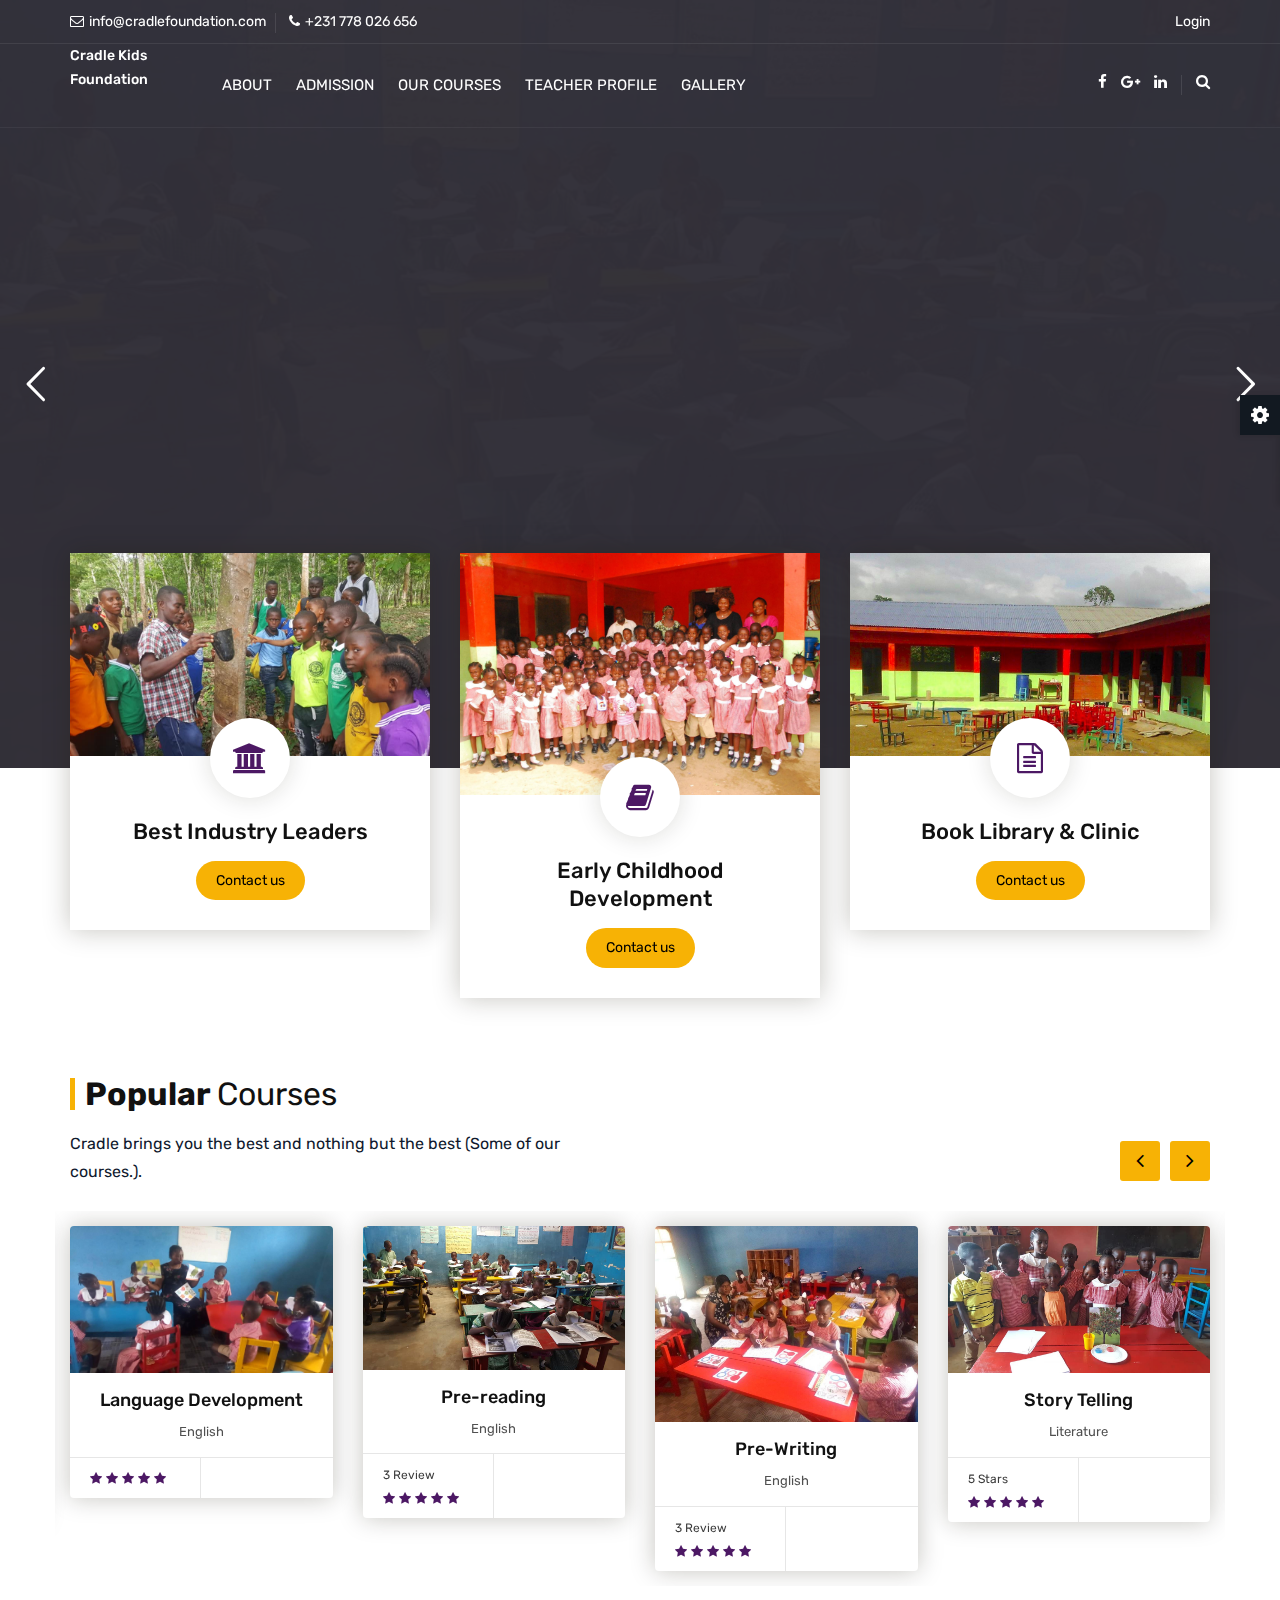
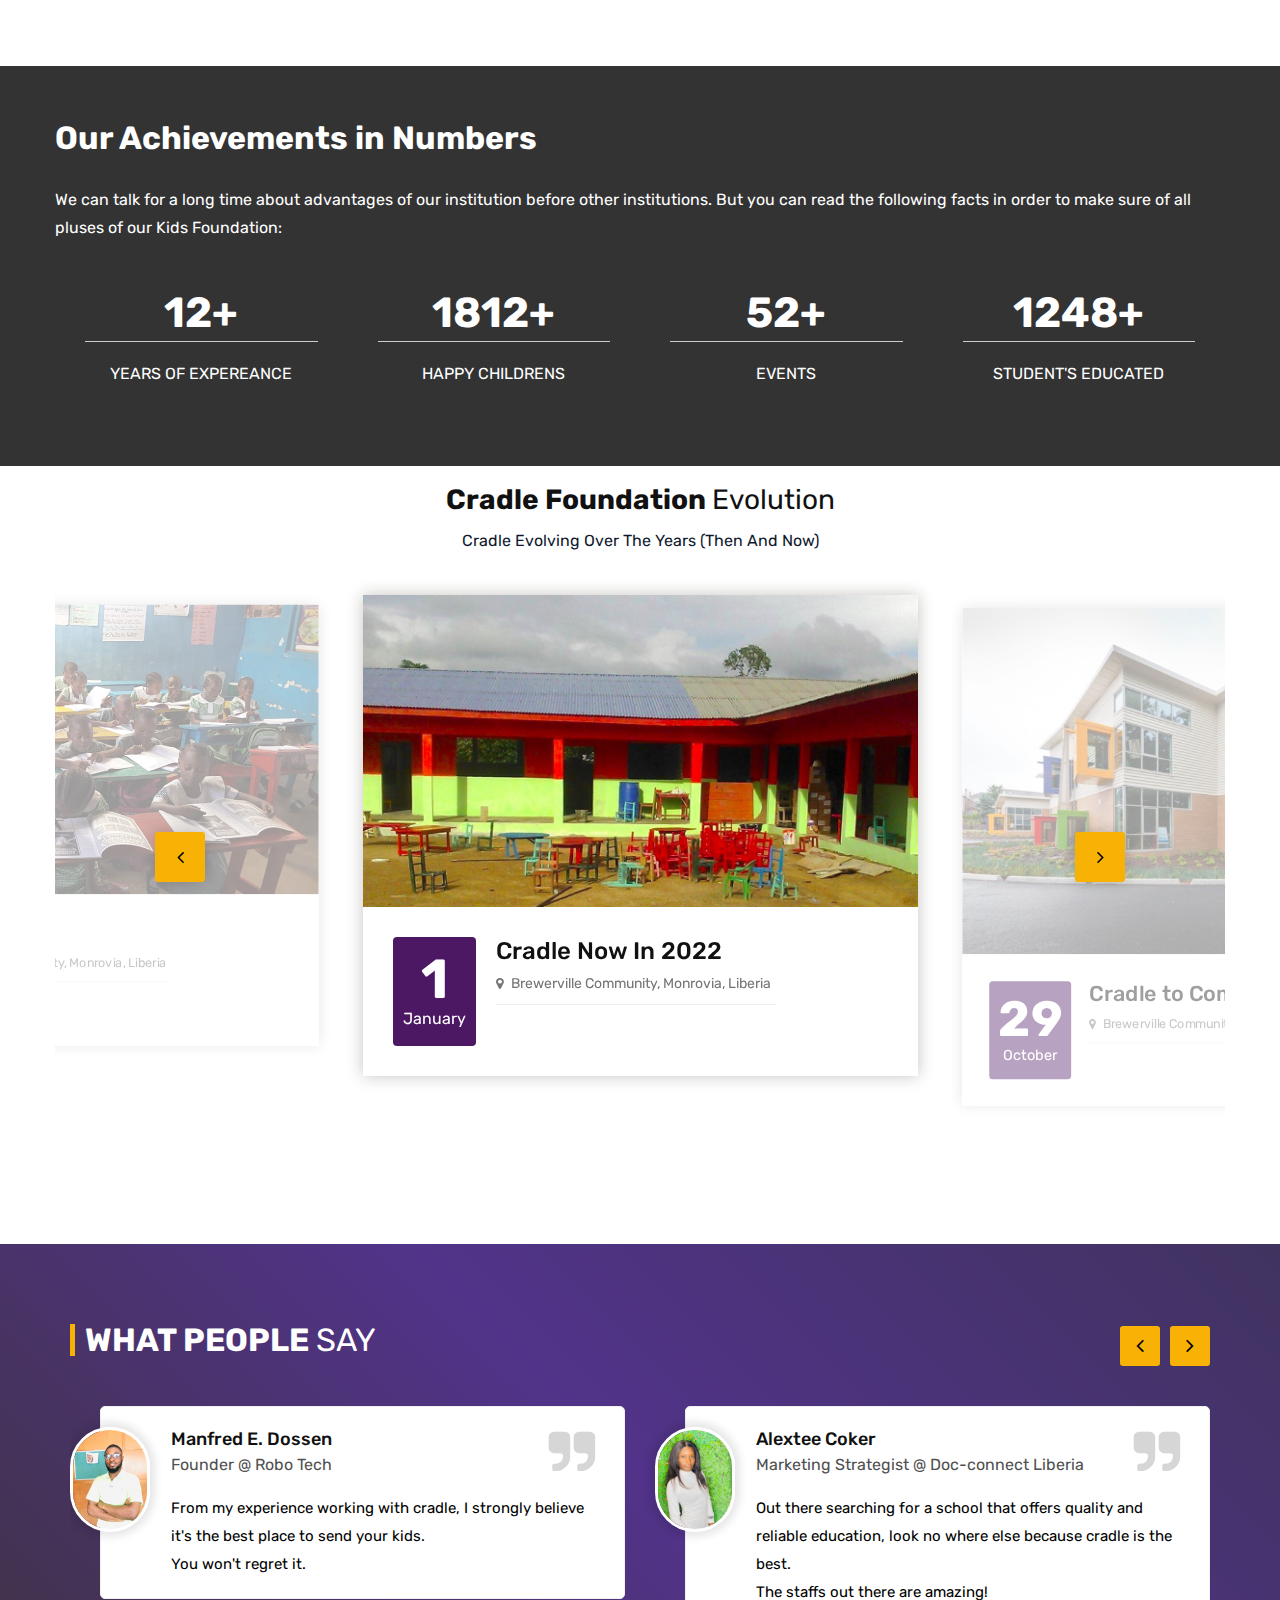
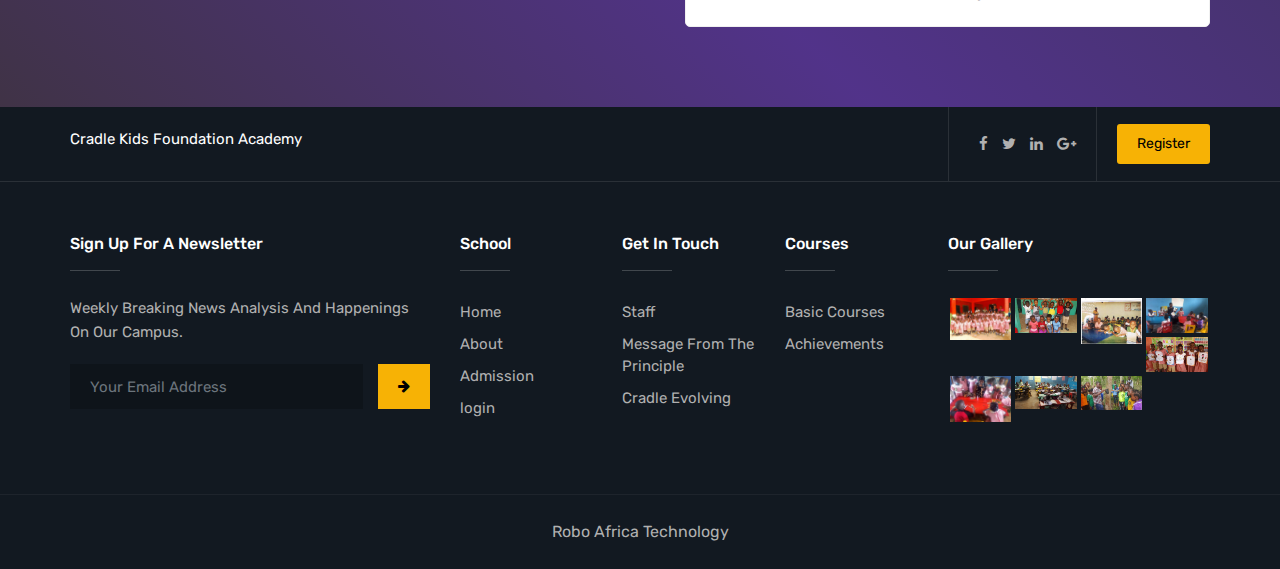
<file: index.html>
<!DOCTYPE html>
<html lang="en">

<head>

	<!-- META ============================================= -->
	<meta charset="utf-8">
	<meta http-equiv="X-UA-Compatible" content="IE=edge">
	<meta name="keywords" content="" />
	<meta name="author" content="" />
	<meta name="robots" content="" />
	
	<!-- DESCRIPTION -->
	<meta name="description" content="Cradle : Shool website in Liberia"/>
	
	<!-- OG -->
	<meta property="og:title" content="Cradle : Shool website in Liberia" />
	<meta property="og:description" content="Cradle : Shool website in Liberia" />
	<meta property="og:image" content="" />
	<meta name="format-detection" content="telephone=no">
	
	<!-- FAVICONS ICON ============================================= -->
	<link rel="icon" href="assets/images/favicon.ico" type="image/x-icon" />
	<link rel="shortcut icon" type="image/x-icon" href="assets/images/favicon.png" />
	
	<!-- PAGE TITLE HERE ============================================= -->
	<title> Cradle Kids Foundation</title>
	
	<!-- MOBILE SPECIFIC ============================================= -->
	<meta name="viewport" content="width=device-width, initial-scale=1">
	
	<!--[if lt IE 9]>
	<script src="assets/js/html5shiv.min.js"></script>
	<script src="assets/js/respond.min.js"></script>
	<![endif]-->
	
	<!-- All PLUGINS CSS ============================================= -->
	<link rel="stylesheet" type="text/css" href="assets/css/assets.css">
	
	<!-- TYPOGRAPHY ============================================= -->
	<link rel="stylesheet" type="text/css" href="assets/css/typography.css">
	
	<!-- SHORTCODES ============================================= -->
	<link rel="stylesheet" type="text/css" href="assets/css/shortcodes/shortcodes.css">
	
	<!-- STYLESHEETS ============================================= -->
	<link rel="stylesheet" type="text/css" href="assets/css/style.css">
	<link class="skin" rel="stylesheet" type="text/css" href="assets/css/color/color-1.css">
	
	<!-- REVOLUTION SLIDER CSS ============================================= -->
	<link rel="stylesheet" type="text/css" href="assets/vendors/revolution/css/layers.css">
	<link rel="stylesheet" type="text/css" href="assets/vendors/revolution/css/settings.css">
	<link rel="stylesheet" type="text/css" href="assets/vendors/revolution/css/navigation.css">
	<!-- REVOLUTION SLIDER END -->	
</head>
<body id="bg">
<div class="page-wraper">
<div id="loading-icon-bx"></div>
	<!-- Header Top ==== -->
    <header class="header rs-nav header-transparent">
		<div class="top-bar">
			<div class="container">
				<div class="row d-flex justify-content-between">
					<div class="topbar-left">
						<ul>
							<!-- <li><a href="faq-1.html"><i class="fa fa-question-circle"></i>Ask a Question</a></li> -->
							<li><a href="javascript:;"><i class="fa fa-envelope-o"></i>info@cradlefoundation.com</a></li>
							<li><a href="#"><i class="fa fa-phone"></i>+231 778 026 656</a></li>
						</ul>
					</div>
					<div class="topbar-right">
						<ul>
							<!-- <li>
								<select class="header-lang-bx">
									<option data-icon="flag flag-uk">English UK</option>
									<option data-icon="flag flag-us">English US</option>
								</select>
							</li> -->
							<li><a href="login.html">Login</a></li>
							<!-- <li><a href="register.html">Register</a></li> -->
						</ul>
					</div>
				</div>
			</div>
		</div>
		<div class="sticky-header navbar-expand-lg">
            <div class="menu-bar clearfix">
                <div class="container clearfix">
					<!-- Header Logo ==== -->
					<div class="menu-logo">
						<!-- <a href="index.html"><img src="assets/images/logo-white.png" alt=""></a> -->
						<h5 style="color: white; font-size:14px;">Cradle Kids Foundation</h5>
					</div>
					<!-- Mobile Nav Button ==== -->
                    <button class="navbar-toggler collapsed menuicon justify-content-end" type="button" data-toggle="collapse" data-target="#menuDropdown" aria-controls="menuDropdown" aria-expanded="false" aria-label="Toggle navigation">
						<span></span>
						<span></span>
						<span></span>
					</button>
					<!-- Author Nav ==== -->
                    <div class="secondary-menu">
                        <div class="secondary-inner">
                            <ul>
								<li><a href="javascript:;" class="btn-link"><i class="fa fa-facebook"></i></a></li>
								<li><a href="javascript:;" class="btn-link"><i class="fa fa-google-plus"></i></a></li>
								<li><a href="javascript:;" class="btn-link"><i class="fa fa-linkedin"></i></a></li>
								<!-- Search Button ==== -->
								<li class="search-btn"><button id="quik-search-btn" type="button" class="btn-link"><i class="fa fa-search"></i></button></li>
							</ul>
						</div>
                    </div>
					<!-- Search Box ==== -->
                    <div class="nav-search-bar">
                        <form action="#">
                            <input name="search" value="" type="text" class="form-control" placeholder="Type to search">
                            <span><i class="ti-search"></i></span>
                        </form>
						<span id="search-remove"><i class="ti-close"></i></span>
                    </div>
					<!-- Navigation Menu ==== -->
                    <div class="menu-links navbar-collapse collapse justify-content-start" id="menuDropdown">
						<div class="menu-logo">
							<a href="index.html"><img src="assets/images/logo.png" alt=""></a>
						</div>
                        <ul class="nav navbar-nav">	
							<!-- <li class="active"><a href="javascript:;">Home <i class="fa fa-chevron-down"></i></a>
								<ul class="sub-menu">
									<li><a href="index.html">Home 1</a></li>
									<li><a href="index-2.html">Home 2</a></li>
								</ul>
							</li> -->
							<li><a href="about.html">About</a></li>
							<li><a href="admission.html">Admission</a></li>
							<li class="add-mega-menu"><a href="#courses">Our Courses</a></li>
							<li><a href="profile.html">Teacher Profile</a></li>
							<li><a href="gallery.html">Gallery</a></li>
							
						</ul>
						<div class="nav-social-link">
							<a href="javascript:;"><i class="fa fa-facebook"></i></a>
							<a href="javascript:;"><i class="fa fa-google-plus"></i></a>
							<a href="javascript:;"><i class="fa fa-linkedin"></i></a>
						</div>
                    </div>
					<!-- Navigation Menu END ==== -->
                </div>
            </div>
        </div>
    </header>
    <!-- Header Top END ==== -->
    <!-- Content -->
    <div class="page-content bg-white">
        <!-- Main Slider -->
        <div class="rev-slider">
			<div id="rev_slider_486_1_wrapper" class="rev_slider_wrapper fullwidthbanner-container" data-alias="news-gallery36" data-source="gallery" style="margin:0px auto;background-color:#ffffff;padding:0px;margin-top:0px;margin-bottom:0px;">
				<!-- START REVOLUTION SLIDER 5.3.0.2 fullwidth mode -->
				<div id="rev_slider_486_1" class="rev_slider fullwidthabanner" style="display:none;" data-version="5.3.0.2">
					<ul>	<!-- SLIDE  -->
						<li data-index="rs-100" 
						data-transition="parallaxvertical" 
						data-slotamount="default" 
						data-hideafterloop="0" 
						data-hideslideonmobile="off" 
						data-easein="default" 
						data-easeout="default" 
						data-masterspeed="default" 
						data-thumb="error-404.html" 
						data-rotate="0" 
						data-fstransition="fade" 
						data-fsmasterspeed="1500" 
						data-fsslotamount="7" 
						data-saveperformance="off" 
						data-title="A STUDY ON HAPPINESS" 
						data-param1="" data-param2="" 
						data-param3="" data-param4="" 
						data-param5="" data-param6="" 
						data-param7="" data-param8="" 
						data-param9="" data-param10="" 
						data-description="Science says that Women are generally happier">
							<!-- MAIN IMAGE -->
							<img src="assets/images/slider/reading.jpg" alt="" 
								data-bgposition="center center" 
								data-bgfit="cover" 
								data-bgrepeat="no-repeat" 
								data-bgparallax="10" 
								class="rev-slidebg" 
								data-no-retina />
								
							<!-- LAYER NR. 1 -->
							<div class="tp-caption tp-shape tp-shapewrapper " 
								id="slide-100-layer-1" 
								data-x="['center','center','center','center']" data-hoffset="['0','0','0','0']" 
								data-y="['middle','middle','middle','middle']" data-voffset="['0','0','0','0']" 
								data-width="full"
								data-height="full"
								data-whitespace="nowrap"
								data-type="shape" 
								data-basealign="slide" 
								data-responsive_offset="off" 
								data-responsive="off"
								data-frames='[{"from":"opacity:0;","speed":1,"to":"o:1;","delay":0,"ease":"Power4.easeOut"},{"delay":"wait","speed":1,"to":"opacity:0;","ease":"Power4.easeOut"}]'
								data-textAlign="['left','left','left','left']"
								data-paddingtop="[0,0,0,0]"
								data-paddingright="[0,0,0,0]"
								data-paddingbottom="[0,0,0,0]"
								data-paddingleft="[0,0,0,0]"
								style="z-index: 5;background-color:rgba(2, 0, 11, 0.80);border-color:rgba(0, 0, 0, 0);border-width:0px;"> </div>	
							<!-- LAYER NR. 2 -->
							<div class="tp-caption Newspaper-Title   tp-resizeme" 
								id="slide-100-layer-2" 
								data-x="['center','center','center','center']" 
								data-hoffset="['0','0','0','0']" 
								data-y="['top','top','top','top']" 
								data-voffset="['250','250','250','240']" 
								data-fontsize="['50','50','50','30']"
								data-lineheight="['55','55','55','35']"
								data-width="full"
								data-height="none"
								data-whitespace="normal"
								data-type="text" 
								data-responsive_offset="on" 
								data-frames='[{"from":"y:[-100%];z:0;rX:0deg;rY:0;rZ:0;sX:1;sY:1;skX:0;skY:0;","mask":"x:0px;y:0px;s:inherit;e:inherit;","speed":1500,"to":"o:1;","delay":1000,"ease":"Power3.easeInOut"},{"delay":"wait","speed":1000,"to":"auto:auto;","mask":"x:0;y:0;s:inherit;e:inherit;","ease":"Power3.easeInOut"}]'
								data-textAlign="['center','center','center','center']"
								data-paddingtop="[0,0,0,0]"
								data-paddingright="[0,0,0,0]"
								data-paddingbottom="[10,10,10,10]"
								data-paddingleft="[0,0,0,0]"
								style="z-index: 6; font-family:rubik; font-weight:700; text-align:center; white-space: normal;">
									Welcome To Cradle
							</div>

							<!-- LAYER NR. 3 -->
							<div class="tp-caption Newspaper-Subtitle   tp-resizeme" 
								id="slide-100-layer-3" 
								data-x="['center','center','center','center']" 
								data-hoffset="['0','0','0','0']" 
								data-y="['top','top','top','top']" 
								data-voffset="['210','210','210','210']" 
								data-width="none"
								data-height="none"
								data-whitespace="nowrap"
								data-type="text" 
								data-responsive_offset="on"
								data-frames='[{"from":"y:[-100%];z:0;rX:0deg;rY:0;rZ:0;sX:1;sY:1;skX:0;skY:0;","mask":"x:0px;y:0px;s:inherit;e:inherit;","speed":1500,"to":"o:1;","delay":1000,"ease":"Power3.easeInOut"},{"delay":"wait","speed":1000,"to":"auto:auto;","mask":"x:0;y:0;s:inherit;e:inherit;","ease":"Power3.easeInOut"}]'
								data-textAlign="['left','left','left','left']"
								data-paddingtop="[0,0,0,0]"
								data-paddingright="[0,0,0,0]"
								data-paddingbottom="[0,0,0,0]"
								data-paddingleft="[0,0,0,0]"
								style="z-index: 7; white-space: nowrap; color:#fff; font-family:rubik; font-size:18px; font-weight:400;">
								Commitment To Excellence 
							</div>
							
							<!-- LAYER NR. 3 -->
							<div class="tp-caption Newspaper-Subtitle   tp-resizeme" 
								id="slide-100-layer-4" 
								data-x="['center','center','center','center']" 
								data-hoffset="['0','0','0','0']" 
								data-y="['top','top','top','top']" 
								data-voffset="['320','320','320','290']" 
								data-width="['800','800','700','420']"
								data-height="['100','100','100','120']"
								data-whitespace="unset"
								data-type="text" 
								data-responsive_offset="on"
								data-frames='[{"from":"y:[-100%];z:0;rX:0deg;rY:0;rZ:0;sX:1;sY:1;skX:0;skY:0;","mask":"x:0px;y:0px;s:inherit;e:inherit;","speed":1500,"to":"o:1;","delay":1000,"ease":"Power3.easeInOut"},{"delay":"wait","speed":1000,"to":"auto:auto;","mask":"x:0;y:0;s:inherit;e:inherit;","ease":"Power3.easeInOut"}]'
								data-textAlign="['center','center','center','center']"
								data-paddingtop="[0,0,0,0]"
								data-paddingright="[0,0,0,0]"
								data-paddingbottom="[0,0,0,0]"
								data-paddingleft="[0,0,0,0]"
								style="z-index: 7; text-transform:capitalize; white-space: unset; color:#fff; font-family:rubik; font-size:18px; line-height:28px; font-weight:400;">
								Cradle Foundation has been one of the best Daycare, Primary, and Junior Secondary Schools in Liberia that remains committed to quality Education.
							</div>
							<!-- LAYER NR. 4 -->
							<div class="tp-caption Newspaper-Button rev-btn " 
								id="slide-100-layer-5" 
								data-x="['center','center','center','center']" 
								data-hoffset="['90','80','75','90']" 
								data-y="['top','top','top','top']" 
								data-voffset="['400','400','400','420']" 
								data-width="none"
								data-height="none"
								data-whitespace="nowrap"
								data-type="button" 
								data-responsive_offset="on" 
								data-responsive="off"
								data-frames='[{"from":"y:[-100%];z:0;rX:0deg;rY:0;rZ:0;sX:1;sY:1;skX:0;skY:0;","mask":"x:0px;y:0px;","speed":1500,"to":"o:1;","delay":1000,"ease":"Power3.easeInOut"},{"delay":"wait","speed":1000,"to":"auto:auto;","mask":"x:0;y:0;","ease":"Power3.easeInOut"},{"frame":"hover","speed":"300","ease":"Power1.easeInOut","to":"o:1;rX:0;rY:0;rZ:0;z:0;","style":"c:rgba(0, 0, 0, 1.00);bg:rgba(255, 255, 255, 1.00);bc:rgba(255, 255, 255, 1.00);bw:1px 1px 1px 1px;"}]'
								data-textAlign="['center','center','center','center']"
								data-paddingtop="[12,12,12,12]"
								data-paddingright="[30,35,35,15]"
								data-paddingbottom="[12,12,12,12]"
								data-paddingleft="[30,35,35,15]"
								style="z-index: 8; white-space: nowrap; outline:none;box-shadow:none;box-sizing:border-box;-moz-box-sizing:border-box;-webkit-box-sizing:border-box;cursor:pointer; background-color:var(--primary) !important; border:0; border-radius:30px; margin-right:5px;"><a href="about.html" style="text-decoration: none; color: white">READ MORE</a></div>
							<div class="tp-caption Newspaper-Button rev-btn" 
								id="slide-100-layer-6" 
								data-x="['center','center','center','center']" 
								data-hoffset="['-90','-80','-75','-90']" 
								data-y="['top','top','top','top']" 
								data-voffset="['400','400','400','420']" 
								data-width="none"
								data-height="none"
								data-whitespace="nowrap"
								data-type="button" 
								data-responsive_offset="on" 
								data-responsive="off"
								data-frames='[{"from":"y:[-100%];z:0;rX:0deg;rY:0;rZ:0;sX:1;sY:1;skX:0;skY:0;","mask":"x:0px;y:0px;","speed":1500,"to":"o:1;","delay":1000,"ease":"Power3.easeInOut"},{"delay":"wait","speed":1000,"to":"auto:auto;","mask":"x:0;y:0;","ease":"Power3.easeInOut"},{"frame":"hover","speed":"300","ease":"Power1.easeInOut","to":"o:1;rX:0;rY:0;rZ:0;z:0;","style":"c:rgba(0, 0, 0, 1.00);bg:rgba(255, 255, 255, 1.00);bc:rgba(255, 255, 255, 1.00);bw:1px 1px 1px 1px;"}]'
								data-textAlign="['center','center','center','center']"
								data-paddingtop="[12,12,12,12]"
								data-paddingright="[30,35,35,15]"
								data-paddingbottom="[12,12,12,12]"
								data-paddingleft="[30,35,35,15]"
								style="z-index: 8; white-space: nowrap; outline:none;box-shadow:none;box-sizing:border-box;-moz-box-sizing:border-box;-webkit-box-sizing:border-box;cursor:pointer; border-radius:30px;"><a href="admission.html" style="text-decoration: none; color: white"">CONTACT US</a></div>
						</li>
						<li data-index="rs-200" 
						data-transition="parallaxvertical" 
						data-slotamount="default" 
						data-hideafterloop="0" 
						data-hideslideonmobile="off" 
						data-easein="default" 
						data-easeout="default" 
						data-masterspeed="default" 
						data-thumb="assets/images/slider/slide1.jpg" 
						data-rotate="0" 
						data-fstransition="fade" 
						data-fsmasterspeed="1500" 
						data-fsslotamount="7" 
						data-saveperformance="off" 
						data-title="A STUDY ON HAPPINESS" 
						data-param1="" data-param2="" 
						data-param3="" data-param4="" 
						data-param5="" data-param6="" 
						data-param7="" data-param8="" 
						data-param9="" data-param10="" 
						data-description="Science says that Women are generally happier">
							<!-- MAIN IMAGE -->
							<img src="assets/images/slider/kid2.jpg" alt="" 
								data-bgposition="center center" 
								data-bgfit="cover" 
								data-bgrepeat="no-repeat" 
								data-bgparallax="10" 
								class="rev-slidebg" 
								data-no-retina />
								
							<!-- LAYER NR. 1 -->
							<div class="tp-caption tp-shape tp-shapewrapper " 
								id="slide-200-layer-1" 
								data-x="['center','center','center','center']" data-hoffset="['0','0','0','0']" 
								data-y="['middle','middle','middle','middle']" data-voffset="['0','0','0','0']" 
								data-width="full"
								data-height="full"
								data-whitespace="nowrap"
								data-type="shape" 
								data-basealign="slide" 
								data-responsive_offset="off" 
								data-responsive="off"
								data-frames='[{"from":"opacity:0;","speed":1,"to":"o:1;","delay":0,"ease":"Power4.easeOut"},{"delay":"wait","speed":1000,"to":"opacity:1;","ease":"Power4.easeOut"}]'
								data-textAlign="['left','left','left','left']"
								data-paddingtop="[0,0,0,0]"
								data-paddingright="[0,0,0,0]"
								data-paddingbottom="[0,0,0,0]"
								data-paddingleft="[0,0,0,0]"
								style="z-index: 5;background-color:rgba(2, 0, 11, 0.80);border-color:rgba(0, 0, 0, 0);border-width:0px;"> 
							</div>

							<!-- LAYER NR. 2 -->
							<div class="tp-caption Newspaper-Title   tp-resizeme" 
								id="slide-100-layer-2" 
								data-x="['center','center','center','center']" 
								data-hoffset="['0','0','0','0']" 
								data-y="['top','top','top','top']" 
								data-voffset="['250','250','250','240']" 
								data-fontsize="['50','50','50','30']"
								data-lineheight="['55','55','55','35']"
								data-width="full"
								data-height="none"
								data-whitespace="normal"
								data-type="text" 
								data-responsive_offset="on" 
								data-frames='[{"from":"y:[-100%];z:0;rX:0deg;rY:0;rZ:0;sX:1;sY:1;skX:0;skY:0;","mask":"x:0px;y:0px;s:inherit;e:inherit;","speed":1500,"to":"o:1;","delay":1000,"ease":"Power3.easeInOut"},{"delay":"wait","speed":1000,"to":"auto:auto;","mask":"x:0;y:0;s:inherit;e:inherit;","ease":"Power3.easeInOut"}]'
								data-textAlign="['center','center','center','center']"
								data-paddingtop="[0,0,0,0]"
								data-paddingright="[0,0,0,0]"
								data-paddingbottom="[10,10,10,10]"
								data-paddingleft="[0,0,0,0]"
								style="z-index: 6; font-family:rubik; font-weight:700; text-align:center; white-space: normal;">
									Welcome To Cradle
							</div>


							<!-- LAYER NR. 3 -->
							<div class="tp-caption Newspaper-Subtitle   tp-resizeme" 
								id="slide-200-layer-3" 
								data-x="['center','center','center','center']" 
								data-hoffset="['0','0','0','0']" 
								data-y="['top','top','top','top']" 
								data-voffset="['210','210','210','210']" 
								data-width="none"
								data-height="none"
								data-whitespace="nowrap"
								data-type="text" 
								data-responsive_offset="on"
								data-frames='[{"from":"y:[-100%];z:0;rX:0deg;rY:0;rZ:0;sX:1;sY:1;skX:0;skY:0;","mask":"x:0px;y:0px;s:inherit;e:inherit;","speed":1500,"to":"o:1;","delay":1000,"ease":"Power3.easeInOut"},{"delay":"wait","speed":1000,"to":"auto:auto;","mask":"x:0;y:0;s:inherit;e:inherit;","ease":"Power3.easeInOut"}]'
								data-textAlign="['left','left','left','left']"
								data-paddingtop="[0,0,0,0]"
								data-paddingright="[0,0,0,0]"
								data-paddingbottom="[0,0,0,0]"
								data-paddingleft="[0,0,0,0]"
								style="z-index: 7; white-space: nowrap;text-transform:uppercase; color:#fff; font-family:rubik; font-size:18px; font-weight:400;">
								Commitment To Excellence
							</div>
							
							<!-- LAYER NR. 3 -->
							<div class="tp-caption Newspaper-Subtitle   tp-resizeme" 
								id="slide-200-layer-4" 
								data-x="['center','center','center','center']" 
								data-hoffset="['0','0','0','0']" 
								data-y="['top','top','top','top']" 
								data-voffset="['320','320','320','290']" 
								data-width="['800','800','700','420']"
								data-height="['100','100','100','120']"
								data-whitespace="unset"
								data-type="text" 
								data-responsive_offset="on"
								data-frames='[{"from":"y:[-100%];z:0;rX:0deg;rY:0;rZ:0;sX:1;sY:1;skX:0;skY:0;","mask":"x:0px;y:0px;s:inherit;e:inherit;","speed":1500,"to":"o:1;","delay":1000,"ease":"Power3.easeInOut"},{"delay":"wait","speed":1000,"to":"auto:auto;","mask":"x:0;y:0;s:inherit;e:inherit;","ease":"Power3.easeInOut"}]'
								data-textAlign="['center','center','center','center']"
								data-paddingtop="[0,0,0,0]"
								data-paddingright="[0,0,0,0]"
								data-paddingbottom="[0,0,0,0]"
								data-paddingleft="[0,0,0,0]"
								style="z-index: 7; text-transform:capitalize; white-space: unset; color:#fff; font-family:rubik; font-size:18px; line-height:28px; font-weight:400;">
								Cradle Foundation has been one of the best Daycare, Primary, and Junior Secondary Schools in Liberia that remains committed to quality Education.
							</div>
							<!-- LAYER NR. 4 -->
							<div class="tp-caption Newspaper-Button rev-btn " 
								id="slide-200-layer-5" 
								data-x="['center','center','center','center']" 
								data-hoffset="['90','80','75','90']" 
								data-y="['top','top','top','top']" 
								data-voffset="['400','400','400','420']" 
								data-width="none"
								data-height="none"
								data-whitespace="nowrap"
								data-type="button" 
								data-responsive_offset="on" 
								data-responsive="off"
								data-frames='[{"from":"y:[-100%];z:0;rX:0deg;rY:0;rZ:0;sX:1;sY:1;skX:0;skY:0;","mask":"x:0px;y:0px;","speed":1500,"to":"o:1;","delay":1000,"ease":"Power3.easeInOut"},{"delay":"wait","speed":1000,"to":"auto:auto;","mask":"x:0;y:0;","ease":"Power3.easeInOut"},{"frame":"hover","speed":"300","ease":"Power1.easeInOut","to":"o:1;rX:0;rY:0;rZ:0;z:0;","style":"c:rgba(0, 0, 0, 1.00);bg:rgba(255, 255, 255, 1.00);bc:rgba(255, 255, 255, 1.00);bw:1px 1px 1px 1px;"}]'
								data-textAlign="['center','center','center','center']"
								data-paddingtop="[12,12,12,12]"
								data-paddingright="[30,35,35,15]"
								data-paddingbottom="[12,12,12,12]"
								data-paddingleft="[30,35,35,15]"
								style="z-index: 8; white-space: nowrap; outline:none;box-shadow:none;box-sizing:border-box;-moz-box-sizing:border-box;-webkit-box-sizing:border-box;cursor:pointer; background-color:var(--primary) !important; border:0; border-radius:30px; margin-right:5px;">READ MORE </div>
							<div class="contactus tp-caption Newspaper-Button rev-btn" 
								id="slide-200-layer-6" 
								data-x="['center','center','center','center']" 
								data-hoffset="['-90','-80','-75','-90']" 
								data-y="['top','top','top','top']" 
								data-voffset="['400','400','400','420']" 
								data-width="none"
								data-height="none"
								data-whitespace="nowrap"
								data-type="button" 
								data-responsive_offset="on" 
								data-responsive="off"
								data-frames='[{"from":"y:[-100%];z:0;rX:0deg;rY:0;rZ:0;sX:1;sY:1;skX:0;skY:0;","mask":"x:0px;y:0px;","speed":1500,"to":"o:1;","delay":1000,"ease":"Power3.easeInOut"},{"delay":"wait","speed":1000,"to":"auto:auto;","mask":"x:0;y:0;","ease":"Power3.easeInOut"},{"frame":"hover","speed":"300","ease":"Power1.easeInOut","to":"o:1;rX:0;rY:0;rZ:0;z:0;","style":"c:rgba(0, 0, 0, 1.00);bg:rgba(255, 255, 255, 1.00);bc:rgba(255, 255, 255, 1.00);bw:1px 1px 1px 1px;"}]'
								data-textAlign="['center','center','center','center']"
								data-paddingtop="[12,12,12,12]"
								data-paddingright="[30,35,35,15]"
								data-paddingbottom="[12,12,12,12]"
								data-paddingleft="[30,35,35,15]"
								style="z-index: 8; white-space: nowrap; outline:none;box-shadow:none;box-sizing:border-box;-moz-box-sizing:border-box;-webkit-box-sizing:border-box;cursor:pointer; border-radius:30px;">CONTACT US</div>
						</li>
						<!-- SLIDE  -->
					</ul>
				</div><!-- END REVOLUTION SLIDER -->  
			</div>  
		</div>  
        <!-- Main Slider -->
		<div class="content-block">
            
			<!-- Our Services -->
			<div class="section-area content-inner service-info-bx">
                <div class="container">
					<div class="row">
						<div class="col-lg-4 col-md-4 col-sm-6">
							<div class="service-bx">
								<div class="action-box">
									<img src="assets/images/our-services/life.jpg" alt="">
								</div>
								<div class="info-bx text-center">
									<div class="feature-box-sm radius bg-white">
										<i class="fa fa-bank text-primary"></i>
									</div>
									<h4><a href="#">Best Industry Leaders</a></h4>
									<a href="#" class="btn radius-xl">Contact us</a>
								</div>
							</div>
						</div>
						<div class="col-lg-4 col-md-4 col-sm-6">
							<div class="service-bx">
								<div class="action-box">
									<img src="assets/images/our-services/slide.jpg" alt="">
								</div>
								<div class="info-bx text-center">
									<div class="feature-box-sm radius bg-white">
										<i class="fa fa-book text-primary"></i>
									</div>
									<h4><a href="#">Early Childhood Development</a></h4>
									<a href="#" class="btn radius-xl">Contact us</a>
								</div>
							</div>
						</div>
						<div class="col-lg-4 col-md-4 col-sm-12">
							<div class="service-bx m-b0">
								<div class="action-box">
									<img src="assets/images/our-services/slide0.jpg" alt="">
								</div>
								<div class="info-bx text-center">
									<div class="feature-box-sm radius bg-white">
										<i class="fa fa-file-text-o text-primary"></i>
									</div>
									<h4><a href="#">Book Library & Clinic</a></h4>
									<a href="#" class="btn radius-xl">Contact us</a>
								</div>
							</div>
						</div>
					</div>
				</div>
            </div>
            <!-- Our Services END -->
			
			<!-- Popular Courses -->
			<div id="courses" class="section-area section-sp2 popular-courses-bx">
                <div class="container">
					<div class="row">
						<div class="col-md-12 heading-bx left">
							<h2 class="title-head">Popular <span>Courses</span></h2>
							<p>Cradle brings you the best and nothing but the best (Some of our courses.).</p>
						</div>
					</div>
					<div class="row">
					<div class="courses-carousel owl-carousel owl-btn-1 col-12 p-lr0">
						<div class="item">
							<div class="cours-bx">
								<div class="action-box">
									<img src="assets/images/courses/pic1.jpg" alt="">
									<!-- <a href="#" class="btn">Read More</a> -->
								</div>
								<div class="info-bx text-center">
									<h5><a href="#">Language Development</a></h5>
									<span>English</span>
								</div>
								<div class="cours-more-info">
									<div class="review">
										<!-- <span>3 Review</span> -->
										<ul class="cours-star">
											<li class="active"><i class="fa fa-star"></i></li>
											<li class="active"><i class="fa fa-star"></i></li>
											<li class="active"><i class="fa fa-star"></i></li>
											<li class="active"><i class="fa fa-star"></i></li>
											<li class="active"><i class="fa fa-star"></i></li>

											<!-- <li><i class="fa fa-star"></i></li> -->
											<!-- <li><i class="fa fa-star"></i></li> -->
										</ul>
									</div>
									
								</div>
							</div>
						</div>
						<div class="item">
							<div class="cours-bx">
								<div class="action-box">
									<img src="assets/images/courses/pic2.jpg" alt="">
									<!-- <a href="#" class="btn">Read More</a> -->
								</div>
								<div class="info-bx text-center">
									<h5><a href="#">Pre-reading</a></h5>
									<span>English</span>
								</div>
								<div class="cours-more-info">
									<div class="review">
										<span>3 Review</span>
										<ul class="cours-star">
											<li class="active"><i class="fa fa-star"></i></li>
											<li class="active"><i class="fa fa-star"></i></li>
											<li class="active"><i class="fa fa-star"></i></li>
											<li class="active"><i class="fa fa-star"></i></li>
											<li class="active"><i class="fa fa-star"></i></li>
											
										</ul>
									</div>
									<!-- <div class="price">
										<del>$190</del>
										<h5>$120</h5>
									</div> -->
								</div>
							</div>
						</div>
						<div class="item">
							<div class="cours-bx">
								<div class="action-box">
									<img src="assets/images/courses/pic3.jpg" alt="">
									<!-- <a href="#" class="btn">Read More</a> -->
								</div>
								<div class="info-bx text-center">
									<h5><a href="#">Pre-Writing</a></h5>
									<span>English</span>
								</div>
								<div class="cours-more-info">
									<div class="review">
										<span>3 Review</span>
										<ul class="cours-star">
											<li class="active"><i class="fa fa-star"></i></li>
											<li class="active"><i class="fa fa-star"></i></li>
											<li class="active"><i class="fa fa-star"></i></li>
											<li class="active"><i class="fa fa-star"></i></li>
											<li class="active"><i class="fa fa-star"></i></li>
											<!-- <li><i class="fa fa-star"></i></li>
											<li><i class="fa fa-star"></i></li> -->
										</ul>
									</div>
									<!-- <div class="price">
										<del>$190</del>
										<h5>$120</h5>
									</div> -->
								</div>
							</div>
						</div>
						<div class="item">
							<div class="cours-bx">
								<div class="action-box">
									<img src="assets/images/courses/pic4.jpg" alt="">
									<!-- <a href="#" class="btn">Read More</a> -->
								</div>
								<div class="info-bx text-center">
									<h5><a href="#">Story Telling</a></h5>
									<span>Literature</span>
								</div>
								<div class="cours-more-info">
									<div class="review">
										<span>5 Stars</span>
										<ul class="cours-star">
											<li class="active"><i class="fa fa-star"></i></li>
											<li class="active"><i class="fa fa-star"></i></li>
											<li class="active"><i class="fa fa-star"></i></li>
											<li class="active"><i class="fa fa-star"></i></li>
											<li class="active"><i class="fa fa-star"></i></li>
											
										</ul>
									</div>
									<!-- <div class="price">
										<del>$190</del>
										<h5>$120</h5>
									</div> -->
								</div>
							</div>
						</div>
					</div>
					</div>
				</div>
			</div>
			<!-- Popular Courses END -->
			
			<!-- Form -->
			<div id="achievements" class="doctor-message">
				<div class="inner-lay ">
					<div class="container ">
						<div class="row session-title ">
							<h2 style="color: white; text-align:center !important; ">Our Achievements in Numbers</h2>
							<p>We can talk for a long time about advantages of our institution before other institutions. But you can read the following facts in order to make sure of all pluses of our Kids Foundation:</p>
						</div>
						<div class="row ">
							<div class="col-sm-3 numb ">
								<h3 style="color: white; ">12+</h3>
								<span>YEARS OF EXPEREANCE</span>
							</div>
							<div class="col-sm-3 numb ">
								<h3 style="color: white; ">1812+</h3>
								<span>HAPPY CHILDRENS</span>
							</div>
							<div class="col-sm-3 numb ">
								<h3 style="color: white; ">52+</h3>
								<span>EVENTS</span>
							</div>
							<div class="col-sm-3 numb ">
								<h3 style="color: white; ">1248+</h3>
								<span>STUDENT'S EDUCATED</span>
							</div>
						</div>
					</div>

				</div>

			</div>
		   
			<!-- Form END -->
			<div id="evolving" class="section-area section-sp2 " style="margin-top: -5%; ">
				<div class="container ">
					<div class="row ">
						<div class="col-md-12 text-center heading-bx ">
							<h3 class="title-head m-b0 ">Cradle Foundation <span>Evolution</span></h3>
							<p class="m-b0 ">Cradle Evolving Over The Years (Then And Now)</p>
						</div>
					</div>
					<div class="row ">
						<div class="upcoming-event-carousel owl-carousel owl-btn-center-lr owl-btn-1 col-12 p-lr0 m-b30 ">
							<div class="item ">
								<div class="event-bx ">
									<div class="action-box ">
										<img src="assets/images/slider/slide0.jpg " alt=" ">
									</div>
									<div class="info-bx d-flex ">
										<div>
											<div class="event-time ">
												<div class="event-date ">1</div>
												<div class="event-month ">January</div>
											</div>
										</div>
										<div class="event-info ">
											<h4 class="event-title "><a href="# ">Cradle Now In 2022</a></h4>
											<ul class="media-post ">
												<!-- <li><a href="# "><i class="fa fa-clock-o "></i> 7:00am 8:00am</a></li> -->
												<li><a href="# "><i class="fa fa-map-marker "></i> Brewerville Community, Monrovia, Liberia</a></li>
											</ul>
											<!-- <p>Lorem Ipsum is simply dummy text of the printing and typesetting industry. Lorem Ipsum has been the industry's standard dummy text ever since the..</p> -->
										</div>
									</div>
								</div>
							</div>
							<div class="item ">
								<div class="event-bx ">
									<div class="action-box ">
										<img src="assets/images/slider/future.jpg" alt=" ">
									</div>
									<div class="info-bx d-flex ">
										<div>
											<div class="event-time ">
												<div class="event-date ">29</div>
												<div class="event-month ">October</div>
											</div>
										</div>
										<div class="event-info ">
											<h4 class="event-title "><a href="# ">Cradle to Come</a></h4>
											<ul class="media-post ">
												<!-- <li><a href="# "><i class="fa fa-clock-o "></i> 7:00am 8:00am</a></li> -->
												<li><a href="# "><i class="fa fa-map-marker "></i>  Brewerville Community, Monrovia, Liberia</a></li>
											</ul>
											<!-- <p>Lorem Ipsum is simply dummy text of the printing and typesetting industry. Lorem Ipsum has been the industry's standard dummy text ever since the..</p> -->
										</div>
									</div>
								</div>
							</div>
							<div class="item ">
								<div class="event-bx ">
									<div class="action-box ">
										<img src="assets/images/slider/reading.jpg " alt=" ">
									</div>
									<div class="info-bx d-flex ">
										<div>
											<div class="event-time ">
												<div class="event-date ">29</div>
												<div class="event-month ">October</div>
											</div>
										</div>
										<div class="event-info ">
											<h4 class="event-title "><a href="# ">Cradle Then</a></h4>
											<ul class="media-post ">
												<!-- <li><a href="# "><i class="fa fa-clock-o "></i> 7:00am 8:00am</a></li> -->
												<li><a href="# "><i class="fa fa-map-marker "></i>  Brewerville Community, Monrovia, Liberia</a></li>
											</ul>
											<!-- <p>Lorem Ipsum is simply dummy text of the printing and typesetting industry. Lorem Ipsum has been the industry's standard dummy text ever since the..</p> -->
										</div>
									</div>
								</div>
							</div>
						</div>
					</div>
					<!-- <div class="text-center ">
						<a href="# " class="btn ">View All Event</a>
					</div> -->
				</div>
			</div>

			
			<!-- Testimonials -->
			<div class="section-area section-sp2 bg-fix ovbl-dark" style="background-image:url(assets/images/background/bg1.jpg);">
                <div class="container">
					<div class="row">
						<div class="col-md-12 text-white heading-bx left">
							<h2 class="title-head text-uppercase">what people <span>say</span></h2>
							<!-- <p>It is a long established fact that a reader will be distracted by the readable content of a page</p> -->
						</div>
					</div>
					<div class="testimonial-carousel owl-carousel owl-btn-1 col-12 p-lr0">
						<div class="item">
							<div class="testimonial-bx">
								<div class="testimonial-thumb">
									<img src="assets/images/testimonials/pic1.jpeg" alt="">
								</div>
								<div class="testimonial-info">
									<h5 class="name">Manfred E. Dossen</h5>
									<p>Founder @ Robo Tech</p>
								</div>
								<div class="testimonial-content">
									<p>From my experience working with cradle, I strongly believe it's the best place to send your kids.<br> You won't regret it.</p>
								</div>
							</div>
						</div>
						<div class="item">
							<div class="testimonial-bx">
								<div class="testimonial-thumb">
									<img src="assets/images/testimonials/pic2.png" alt="">
								</div>
								<div class="testimonial-info">
									<h5 class="name">Alextee Coker</h5>
									<p>Marketing Strategist @ Doc-connect Liberia</p>
								</div>
								<div class="testimonial-content">
									<p>Out there searching for a school that offers quality and reliable education, look no where else because cradle is the best.<br> The staffs out there are amazing!</p>
								</div>
							</div>
						</div>
					</div>
				</div>
			</div>
			<!-- Testimonials END -->
			
			<!-- gallery -->
		
			<!-- gallery End -->
			
        </div>
		<!-- contact area END -->
    </div>
    <!-- Content END-->
	<!-- Footer ==== -->
    <footer>
        <div class="footer-top ">
			<div class="pt-exebar ">
				<div class="container ">
					<div class="d-flex align-items-stretch ">
						<div class="pt-logo mr-auto ">
							<!-- <a href="# "><img src="assets/images/logo-white.png " alt=" " /></a> -->
							<p style="color: white; font-size:15px">Cradle Kids Foundation Academy</p>
						</div>
						<div class="pt-social-link ">
							<ul class="list-inline m-a0 ">
								<li><a href="# " class="btn-link "><i class="fa fa-facebook "></i></a></li>
								<li><a href="# " class="btn-link "><i class="fa fa-twitter "></i></a></li>
								<li><a href="# " class="btn-link "><i class="fa fa-linkedin "></i></a></li>
								<li><a href="# " class="btn-link "><i class="fa fa-google-plus "></i></a></li>
							</ul>
						</div>
						<div class="pt-btn-join ">
							<a href="admission.html" class="btn ">Register</a>
						</div>
					</div>
				</div>
			</div>
			<div class="container ">
				<div class="row ">
					<div class="col-lg-4 col-md-12 col-sm-12 footer-col-4 ">
						<div class="widget ">
							<h5 class="footer-title ">Sign Up For A Newsletter</h5>
							<p class="text-capitalize m-b20 ">Weekly Breaking news analysis and happenings on our campus.</p>
							<div class="subscribe-form m-b20 ">
								<form class="subscription-form " action="#" method="post ">
									<div class="ajax-message "></div>
									<div class="input-group ">
										<input name="email " required="required" class="form-control " placeholder="Your Email Address " type="email ">
										<span class="input-group-btn ">
										<button name="submit " value="Submit" type="submit " class="btn "><i class="fa fa-arrow-right "></i></button>
									</span>
									</div>
								</form>
							</div>
						</div>
					</div>
					<div class="col-12 col-lg-5 col-md-7 col-sm-12 ">
						<div class="row ">
							<div class="col-4 col-lg-4 col-md-4 col-sm-4 ">
								<div class="widget footer_widget ">
									<h5 class="footer-title ">School</h5>
									<ul>
										<li><a href="# ">Home</a></li>
										<li><a href="#about ">About</a></li>
										<li><a href="/login ">Admission</a></li>
										<li><a href="#experience ">login</a></li>
									</ul>
								</div>
							</div>
							<div class="col-4 col-lg-4 col-md-4 col-sm-4 ">
								<div class="widget footer_widget ">
									<h5 class="footer-title ">Get In Touch</h5>
									<ul>
										<li><a href="http://educhamp.themetrades.com/admin/index.html ">Staff</a></li>
										<li><a href="#">Message From The Principle</a></li>

										<li><a href="#evolving">Cradle Evolving</a></li>
									</ul>
								</div>
							</div>
							<div class="col-4 col-lg-4 col-md-4 col-sm-4 ">
								<div class="widget footer_widget ">
									<h5 class="footer-title ">Courses</h5>
									<ul>
										<li><a href="#courses">Basic Courses</a></li>
										<li><a href="#achievements">Achievements</a></li>

									</ul>
								</div>
							</div>
						</div>
					</div>
					<div class="col-12 col-lg-3 col-md-5 col-sm-12 footer-col-4 ">
						<div class="widget widget_gallery gallery-grid-4 ">
							<h5 class="footer-title ">Our Gallery</h5>
							<ul class="magnific-image ">
								<li>
									<a href="assets/images/slider/slide.jpg " class="magnific-anchor "><img src="assets/images/slider/slide.jpg " alt=" "></a>
								</li>
								<li>
									<a href="assets/images/slider/kid2.jpg " class="magnific-anchor "><img src="assets/images/slider/kid2.jpg " alt=" "></a>
								</li>
								<li>
									<a href="assets/images/slider/number.jpg " class="magnific-anchor "><img src="assets/images/slider/number.jpg " alt=" "></a>
								</li>
								<li>
									<a href="assets/images/slider/story.jpg " class="magnific-anchor "><img src="assets/images/slider/story.jpg " alt=" "></a>
								</li>
								<li>
									<a href="assets/images/slider/gallery1.jpg " class="magnific-anchor "><img src="assets/images/slider/gallery1.jpg " alt=" "></a>
								</li>


								<li>
									<a href="assets/images/slider/gal.jpg " class="magnific-anchor "><img src="assets/images/slider/gal.jpg " alt=" "></a>
								</li>
								<li>
									<a href="assets/images/slider/reading.jpg " class="magnific-anchor "><img src="assets/images/slider/reading.jpg " alt=" "></a>
								</li>
								<li>
									<a href="assets/images/slider/life.jpg " class="magnific-anchor "><img src="assets/images/slider/life.jpg " alt=" "></a>
								</li>
							</ul>
						</div>
					</div>
				</div>
			</div>
		</div>
		<div class="footer-bottom ">
			<div class="container ">
				<div class="row ">
					<div class="col-lg-12 col-md-12 col-sm-12 text-center "> <a target="_blank " href="# ">Robo Africa Technology</a></div>
				</div>
			</div>
		</div>
    </footer>
    <!-- Footer END ==== -->
    <button class="back-to-top fa fa-chevron-up" ></button>
</div>

<!-- External JavaScripts -->
<script src="assets/js/jquery.min.js"></script>
<script src="assets/vendors/bootstrap/js/popper.min.js"></script>
<script src="assets/vendors/bootstrap/js/bootstrap.min.js"></script>
<script src="assets/vendors/bootstrap-select/bootstrap-select.min.js"></script>
<script src="assets/vendors/bootstrap-touchspin/jquery.bootstrap-touchspin.js"></script>
<script src="assets/vendors/magnific-popup/magnific-popup.js"></script>
<script src="assets/vendors/counter/waypoints-min.js"></script>
<script src="assets/vendors/counter/counterup.min.js"></script>
<script src="assets/vendors/imagesloaded/imagesloaded.js"></script>
<script src="assets/vendors/masonry/masonry.js"></script>
<script src="assets/vendors/masonry/filter.js"></script>
<script src="assets/vendors/owl-carousel/owl.carousel.js"></script>
<script src="assets/js/functions.js"></script>
<script src="assets/js/contact.js"></script>
<script src='assets/vendors/switcher/switcher.js'></script>
<!-- Revolution JavaScripts Files -->
<script src="assets/vendors/revolution/js/jquery.themepunch.tools.min.js"></script>
<script src="assets/vendors/revolution/js/jquery.themepunch.revolution.min.js"></script>
<!-- Slider revolution 5.0 Extensions  (Load Extensions only on Local File Systems !  The following part can be removed on Server for On Demand Loading) -->
<script src="assets/vendors/revolution/js/extensions/revolution.extension.actions.min.js"></script>
<script src="assets/vendors/revolution/js/extensions/revolution.extension.carousel.min.js"></script>
<script src="assets/vendors/revolution/js/extensions/revolution.extension.kenburn.min.js"></script>
<script src="assets/vendors/revolution/js/extensions/revolution.extension.layeranimation.min.js"></script>
<script src="assets/vendors/revolution/js/extensions/revolution.extension.migration.min.js"></script>
<script src="assets/vendors/revolution/js/extensions/revolution.extension.navigation.min.js"></script>
<script src="assets/vendors/revolution/js/extensions/revolution.extension.parallax.min.js"></script>
<script src="assets/vendors/revolution/js/extensions/revolution.extension.slideanims.min.js"></script>
<script src="assets/vendors/revolution/js/extensions/revolution.extension.video.min.js"></script>
<script>
jQuery(document).ready(function() {
	var ttrevapi;
	var tpj =jQuery;
	if(tpj("#rev_slider_486_1").revolution == undefined){
		revslider_showDoubleJqueryError("#rev_slider_486_1");
	}else{
		ttrevapi = tpj("#rev_slider_486_1").show().revolution({
			sliderType:"standard",
			jsFileLocation:"assets/vendors/revolution/js/",
			sliderLayout:"fullwidth",
			dottedOverlay:"none",
			delay:9000,
			navigation: {
				keyboardNavigation:"on",
				keyboard_direction: "horizontal",
				mouseScrollNavigation:"off",
				mouseScrollReverse:"default",
				onHoverStop:"on",
				touch:{
					touchenabled:"on",
					swipe_threshold: 75,
					swipe_min_touches: 1,
					swipe_direction: "horizontal",
					drag_block_vertical: false
				}
				,
				arrows: {
					style: "uranus",
					enable: true,
					hide_onmobile: false,
					hide_onleave: false,
					tmp: '',
					left: {
						h_align: "left",
						v_align: "center",
						h_offset: 10,
						v_offset: 0
					},
					right: {
						h_align: "right",
						v_align: "center",
						h_offset: 10,
						v_offset: 0
					}
				},
				
			},
			viewPort: {
				enable:true,
				outof:"pause",
				visible_area:"80%",
				presize:false
			},
			responsiveLevels:[1240,1024,778,480],
			visibilityLevels:[1240,1024,778,480],
			gridwidth:[1240,1024,778,480],
			gridheight:[768,600,600,600],
			lazyType:"none",
			parallax: {
				type:"scroll",
				origo:"enterpoint",
				speed:400,
				levels:[5,10,15,20,25,30,35,40,45,50,46,47,48,49,50,55],
				type:"scroll",
			},
			shadow:0,
			spinner:"off",
			stopLoop:"off",
			stopAfterLoops:-1,
			stopAtSlide:-1,
			shuffle:"off",
			autoHeight:"off",
			hideThumbsOnMobile:"off",
			hideSliderAtLimit:0,
			hideCaptionAtLimit:0,
			hideAllCaptionAtLilmit:0,
			debugMode:false,
			fallbacks: {
				simplifyAll:"off",
				nextSlideOnWindowFocus:"off",
				disableFocusListener:false,
			}
		});
	}
});	
</script>
</body>

</html>
</file>
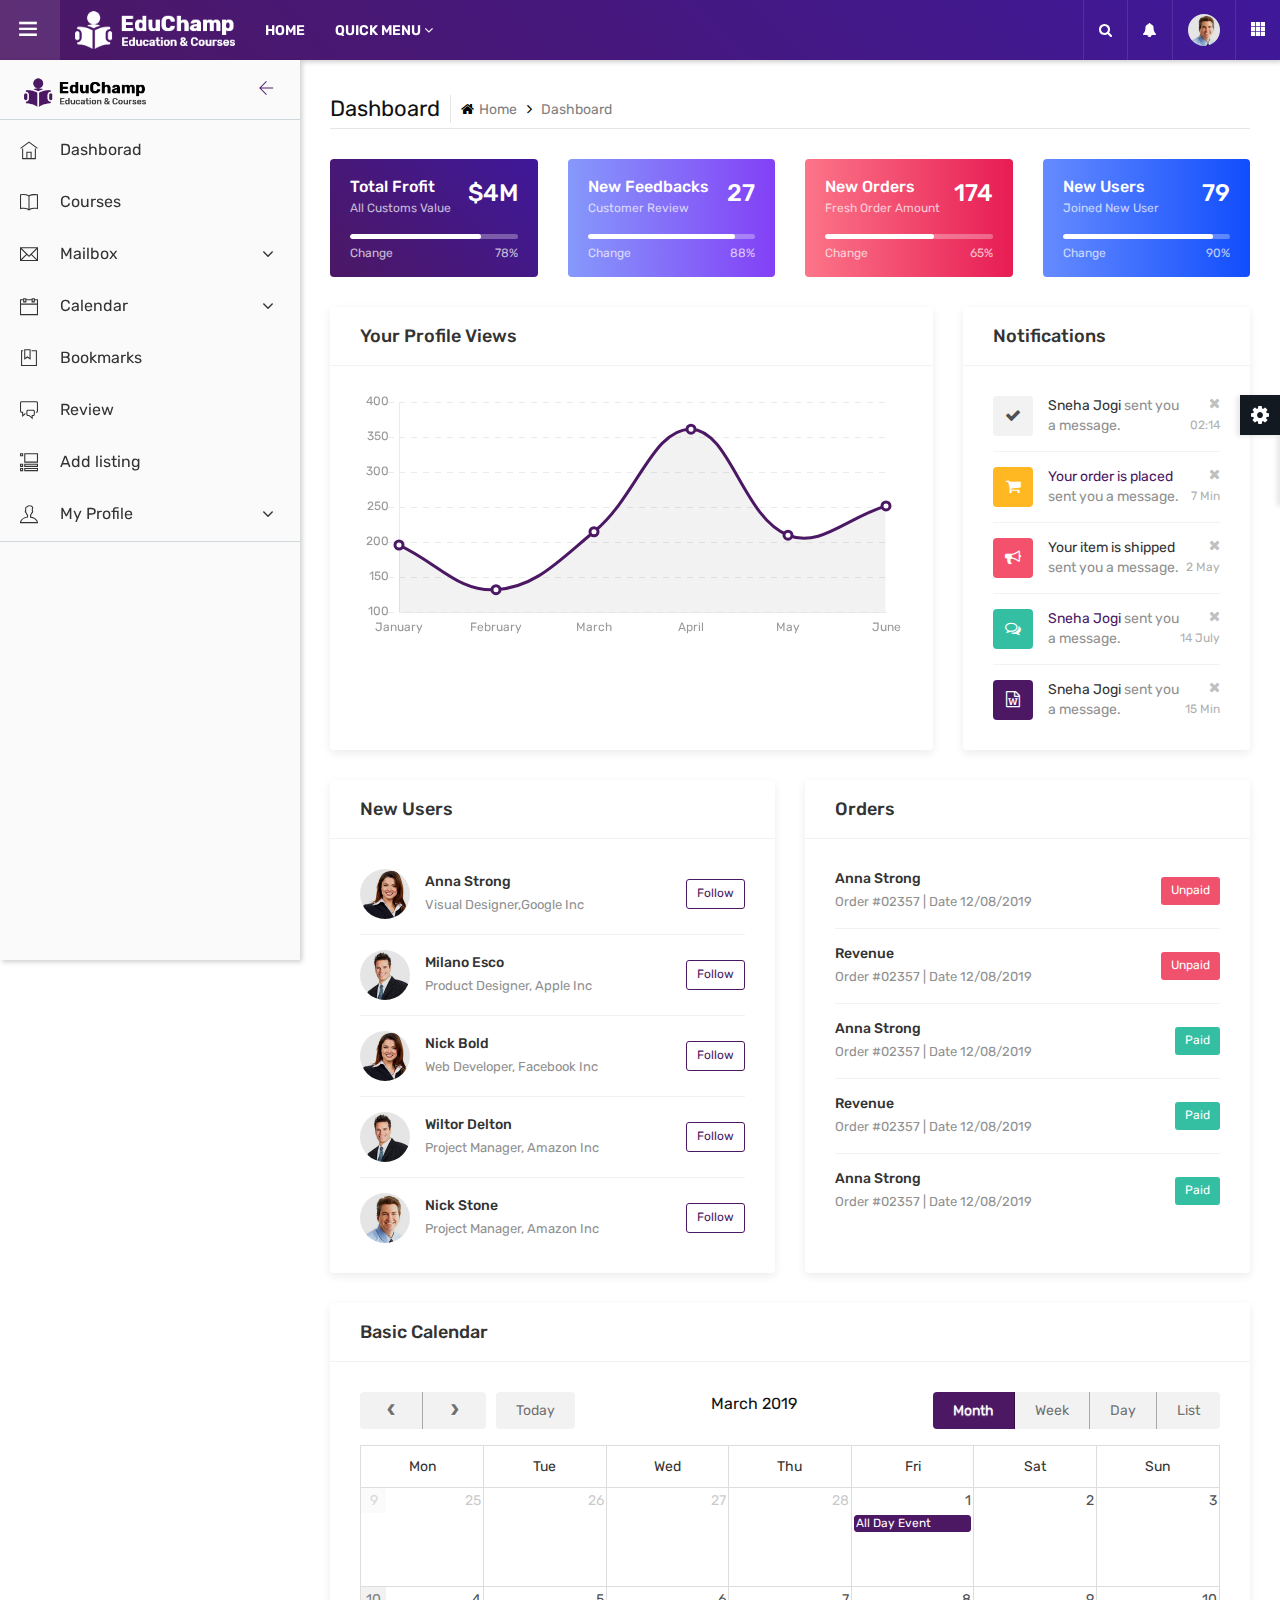
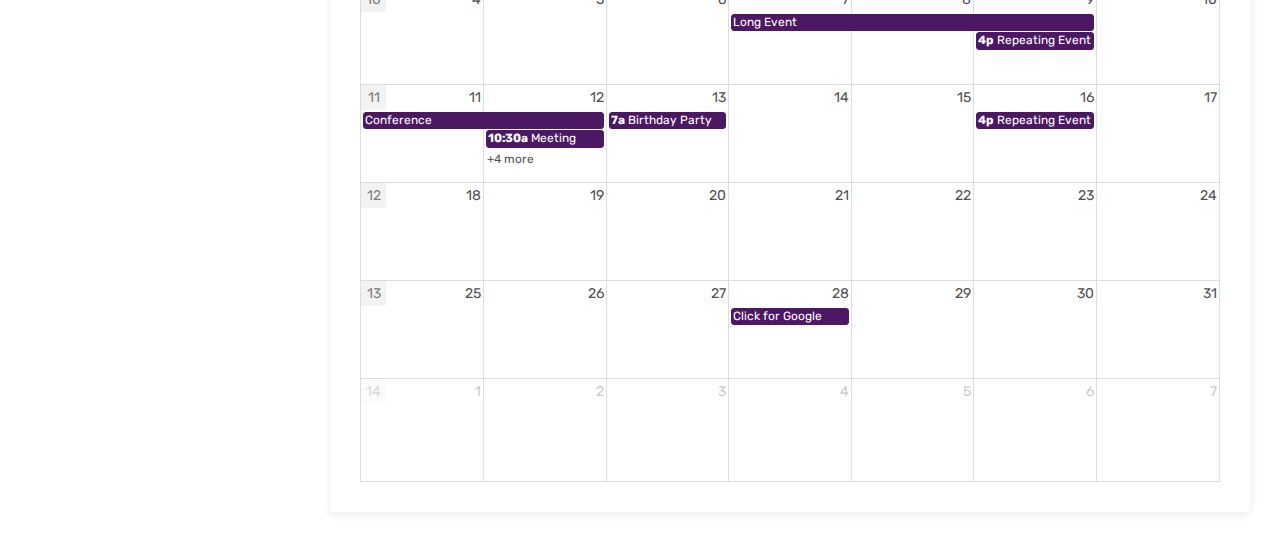
<file: admin/index.html>
<!DOCTYPE html>
<html lang="en">

<!-- Mirrored from educhamp.themetrades.com/demo/admin/index.html by HTTrack Website Copier/3.x [XR&CO'2014], Fri, 22 Feb 2019 13:08:15 GMT -->
<head>

	<!-- META ============================================= -->
	<meta charset="utf-8">
	<meta http-equiv="X-UA-Compatible" content="IE=edge">
	<meta name="keywords" content="" />
	<meta name="author" content="" />
	<meta name="robots" content="" />
	
	<!-- DESCRIPTION -->
	<meta name="description" content="EduChamp : Education HTML Template" />
	
	<!-- OG -->
	<meta property="og:title" content="EduChamp : Education HTML Template" />
	<meta property="og:description" content="EduChamp : Education HTML Template" />
	<meta property="og:image" content="" />
	<meta name="format-detection" content="telephone=no">
	
	<!-- FAVICONS ICON ============================================= -->
	<link rel="icon" href="../error-404.html" type="image/x-icon" />
	<link rel="shortcut icon" type="image/x-icon" href="assets/images/favicon.png" />
	
	<!-- PAGE TITLE HERE ============================================= -->
	<title>EduChamp : Education HTML Template </title>
	
	<!-- MOBILE SPECIFIC ============================================= -->
	<meta name="viewport" content="width=device-width, initial-scale=1">
	
	<!--[if lt IE 9]>
	<script src="assets/js/html5shiv.min.js"></script>
	<script src="assets/js/respond.min.js"></script>
	<![endif]-->
	
	<!-- All PLUGINS CSS ============================================= -->
	<link rel="stylesheet" type="text/css" href="assets/css/assets.css">
	<link rel="stylesheet" type="text/css" href="assets/vendors/calendar/fullcalendar.css">
	
	<!-- TYPOGRAPHY ============================================= -->
	<link rel="stylesheet" type="text/css" href="assets/css/typography.css">
	
	<!-- SHORTCODES ============================================= -->
	<link rel="stylesheet" type="text/css" href="assets/css/shortcodes/shortcodes.css">
	
	<!-- STYLESHEETS ============================================= -->
	<link rel="stylesheet" type="text/css" href="assets/css/style.css">
	<link rel="stylesheet" type="text/css" href="assets/css/dashboard.css">
	<link class="skin" rel="stylesheet" type="text/css" href="assets/css/color/color-1.css">
	
</head>
<body class="ttr-opened-sidebar ttr-pinned-sidebar">
	
	<!-- header start -->
	<header class="ttr-header">
		<div class="ttr-header-wrapper">
			<!--sidebar menu toggler start -->
			<div class="ttr-toggle-sidebar ttr-material-button">
				<i class="ti-close ttr-open-icon"></i>
				<i class="ti-menu ttr-close-icon"></i>
			</div>
			<!--sidebar menu toggler end -->
			<!--logo start -->
			<div class="ttr-logo-box">
				<div>
					<a href="index.html" class="ttr-logo">
						<img class="ttr-logo-mobile" alt="" src="assets/images/logo-mobile.png" width="30" height="30">
						<img class="ttr-logo-desktop" alt="" src="assets/images/logo-white.png" width="160" height="27">
					</a>
				</div>
			</div>
			<!--logo end -->
			<div class="ttr-header-menu">
				<!-- header left menu start -->
				<ul class="ttr-header-navigation">
					<li>
						<a href="../index.html" class="ttr-material-button ttr-submenu-toggle">HOME</a>
					</li>
					<li>
						<a href="#" class="ttr-material-button ttr-submenu-toggle">QUICK MENU <i class="fa fa-angle-down"></i></a>
						<div class="ttr-header-submenu">
							<ul>
								<li><a href="../courses.html">Our Courses</a></li>
								<li><a href="../event.html">New Event</a></li>
								<li><a href="../membership.html">Membership</a></li>
							</ul>
						</div>
					</li>
				</ul>
				<!-- header left menu end -->
			</div>
			<div class="ttr-header-right ttr-with-seperator">
				<!-- header right menu start -->
				<ul class="ttr-header-navigation">
					<li>
						<a href="#" class="ttr-material-button ttr-search-toggle"><i class="fa fa-search"></i></a>
					</li>
					<li>
						<a href="#" class="ttr-material-button ttr-submenu-toggle"><i class="fa fa-bell"></i></a>
						<div class="ttr-header-submenu noti-menu">
							<div class="ttr-notify-header">
								<span class="ttr-notify-text-top">9 New</span>
								<span class="ttr-notify-text">User Notifications</span>
							</div>
							<div class="noti-box-list">
								<ul>
									<li>
										<span class="notification-icon dashbg-gray">
											<i class="fa fa-check"></i>
										</span>
										<span class="notification-text">
											<span>Sneha Jogi</span> sent you a message.
										</span>
										<span class="notification-time">
											<a href="#" class="fa fa-close"></a>
											<span> 02:14</span>
										</span>
									</li>
									<li>
										<span class="notification-icon dashbg-yellow">
											<i class="fa fa-shopping-cart"></i>
										</span>
										<span class="notification-text">
											<a href="#">Your order is placed</a> sent you a message.
										</span>
										<span class="notification-time">
											<a href="#" class="fa fa-close"></a>
											<span> 7 Min</span>
										</span>
									</li>
									<li>
										<span class="notification-icon dashbg-red">
											<i class="fa fa-bullhorn"></i>
										</span>
										<span class="notification-text">
											<span>Your item is shipped</span> sent you a message.
										</span>
										<span class="notification-time">
											<a href="#" class="fa fa-close"></a>
											<span> 2 May</span>
										</span>
									</li>
									<li>
										<span class="notification-icon dashbg-green">
											<i class="fa fa-comments-o"></i>
										</span>
										<span class="notification-text">
											<a href="#">Sneha Jogi</a> sent you a message.
										</span>
										<span class="notification-time">
											<a href="#" class="fa fa-close"></a>
											<span> 14 July</span>
										</span>
									</li>
									<li>
										<span class="notification-icon dashbg-primary">
											<i class="fa fa-file-word-o"></i>
										</span>
										<span class="notification-text">
											<span>Sneha Jogi</span> sent you a message.
										</span>
										<span class="notification-time">
											<a href="#" class="fa fa-close"></a>
											<span> 15 Min</span>
										</span>
									</li>
								</ul>
							</div>
						</div>
					</li>
					<li>
						<a href="#" class="ttr-material-button ttr-submenu-toggle"><span class="ttr-user-avatar"><img alt="" src="assets/images/testimonials/pic3.jpg" width="32" height="32"></span></a>
						<div class="ttr-header-submenu">
							<ul>
								<li><a href="user-profile.html">My profile</a></li>
								<li><a href="list-view-calendar.html">Activity</a></li>
								<li><a href="mailbox.html">Messages</a></li>
								<li><a href="../login.html">Logout</a></li>
							</ul>
						</div>
					</li>
					<li class="ttr-hide-on-mobile">
						<a href="#" class="ttr-material-button"><i class="ti-layout-grid3-alt"></i></a>
						<div class="ttr-header-submenu ttr-extra-menu">
							<a href="#">
								<i class="fa fa-music"></i>
								<span>Musics</span>
							</a>
							<a href="#">
								<i class="fa fa-youtube-play"></i>
								<span>Videos</span>
							</a>
							<a href="#">
								<i class="fa fa-envelope"></i>
								<span>Emails</span>
							</a>
							<a href="#">
								<i class="fa fa-book"></i>
								<span>Reports</span>
							</a>
							<a href="#">
								<i class="fa fa-smile-o"></i>
								<span>Persons</span>
							</a>
							<a href="#">
								<i class="fa fa-picture-o"></i>
								<span>Pictures</span>
							</a>
						</div>
					</li>
				</ul>
				<!-- header right menu end -->
			</div>
			<!--header search panel start -->
			<div class="ttr-search-bar">
				<form class="ttr-search-form">
					<div class="ttr-search-input-wrapper">
						<input type="text" name="qq" placeholder="search something..." class="ttr-search-input">
						<button type="submit" name="search" class="ttr-search-submit"><i class="ti-arrow-right"></i></button>
					</div>
					<span class="ttr-search-close ttr-search-toggle">
						<i class="ti-close"></i>
					</span>
				</form>
			</div>
			<!--header search panel end -->
		</div>
	</header>
	<!-- header end -->
	<!-- Left sidebar menu start -->
	<div class="ttr-sidebar">
		<div class="ttr-sidebar-wrapper content-scroll">
			<!-- side menu logo start -->
			<div class="ttr-sidebar-logo">
				<a href="#"><img alt="" src="assets/images/logo.png" width="122" height="27"></a>
				<!-- <div class="ttr-sidebar-pin-button" title="Pin/Unpin Menu">
					<i class="material-icons ttr-fixed-icon">gps_fixed</i>
					<i class="material-icons ttr-not-fixed-icon">gps_not_fixed</i>
				</div> -->
				<div class="ttr-sidebar-toggle-button">
					<i class="ti-arrow-left"></i>
				</div>
			</div>
			<!-- side menu logo end -->
			<!-- sidebar menu start -->
			<nav class="ttr-sidebar-navi">
				<ul>
					<li>
						<a href="index.html" class="ttr-material-button">
							<span class="ttr-icon"><i class="ti-home"></i></span>
		                	<span class="ttr-label">Dashborad</span>
		                </a>
		            </li>
					<li>
						<a href="courses.html" class="ttr-material-button">
							<span class="ttr-icon"><i class="ti-book"></i></span>
		                	<span class="ttr-label">Courses</span>
		                </a>
		            </li>
					<li>
						<a href="#" class="ttr-material-button">
							<span class="ttr-icon"><i class="ti-email"></i></span>
		                	<span class="ttr-label">Mailbox</span>
		                	<span class="ttr-arrow-icon"><i class="fa fa-angle-down"></i></span>
		                </a>
		                <ul>
		                	<li>
		                		<a href="mailbox.html" class="ttr-material-button"><span class="ttr-label">Mail Box</span></a>
		                	</li>
		                	<li>
		                		<a href="mailbox-compose.html" class="ttr-material-button"><span class="ttr-label">Compose</span></a>
		                	</li>
							<li>
		                		<a href="mailbox-read.html" class="ttr-material-button"><span class="ttr-label">Mail Read</span></a>
		                	</li>
		                </ul>
		            </li>
					<li>
						<a href="#" class="ttr-material-button">
							<span class="ttr-icon"><i class="ti-calendar"></i></span>
		                	<span class="ttr-label">Calendar</span>
		                	<span class="ttr-arrow-icon"><i class="fa fa-angle-down"></i></span>
		                </a>
		                <ul>
		                	<li>
		                		<a href="basic-calendar.html" class="ttr-material-button"><span class="ttr-label">Basic Calendar</span></a>
		                	</li>
		                	<li>
		                		<a href="list-view-calendar.html" class="ttr-material-button"><span class="ttr-label">List View</span></a>
		                	</li>
		                </ul>
		            </li>
					<li>
						<a href="bookmark.html" class="ttr-material-button">
							<span class="ttr-icon"><i class="ti-bookmark-alt"></i></span>
		                	<span class="ttr-label">Bookmarks</span>
		                </a>
		            </li>
					<li>
						<a href="review.html" class="ttr-material-button">
							<span class="ttr-icon"><i class="ti-comments"></i></span>
		                	<span class="ttr-label">Review</span>
		                </a>
		            </li>
					<li>
						<a href="add-listing.html" class="ttr-material-button">
							<span class="ttr-icon"><i class="ti-layout-accordion-list"></i></span>
		                	<span class="ttr-label">Add listing</span>
		                </a>
		            </li>
					<li>
						<a href="#" class="ttr-material-button">
							<span class="ttr-icon"><i class="ti-user"></i></span>
		                	<span class="ttr-label">My Profile</span>
		                	<span class="ttr-arrow-icon"><i class="fa fa-angle-down"></i></span>
		                </a>
		                <ul>
		                	<li>
		                		<a href="user-profile.html" class="ttr-material-button"><span class="ttr-label">User Profile</span></a>
		                	</li>
		                	<li>
		                		<a href="teacher-profile.html" class="ttr-material-button"><span class="ttr-label">Teacher Profile</span></a>
		                	</li>
		                </ul>
		            </li>
		            <li class="ttr-seperate"></li>
				</ul>
				<!-- sidebar menu end -->
			</nav>
			<!-- sidebar menu end -->
		</div>
	</div>
	<!-- Left sidebar menu end -->

	<!--Main container start -->
	<main class="ttr-wrapper">
		<div class="container-fluid">
			<div class="db-breadcrumb">
				<h4 class="breadcrumb-title">Dashboard</h4>
				<ul class="db-breadcrumb-list">
					<li><a href="#"><i class="fa fa-home"></i>Home</a></li>
					<li>Dashboard</li>
				</ul>
			</div>	
			<!-- Card -->
			<div class="row">
				<div class="col-md-6 col-lg-3 col-xl-3 col-sm-6 col-12">
					<div class="widget-card widget-bg1">					 
						<div class="wc-item">
							<h4 class="wc-title">
								Total Frofit
							</h4>
							<span class="wc-des">
								All Customs Value
							</span>
							<span class="wc-stats">
								$<span class="counter">18</span>M 
							</span>		
							<div class="progress wc-progress">
								<div class="progress-bar" role="progressbar" style="width: 78%;" aria-valuenow="50" aria-valuemin="0" aria-valuemax="100"></div>
							</div>
							<span class="wc-progress-bx">
								<span class="wc-change">
									Change
								</span>
								<span class="wc-number ml-auto">
									78%
								</span>
							</span>
						</div>				      
					</div>
				</div>
				<div class="col-md-6 col-lg-3 col-xl-3 col-sm-6 col-12">
					<div class="widget-card widget-bg2">					 
						<div class="wc-item">
							<h4 class="wc-title">
								 New Feedbacks
							</h4>
							<span class="wc-des">
								Customer Review
							</span>
							<span class="wc-stats counter">
								120 
							</span>		
							<div class="progress wc-progress">
								<div class="progress-bar" role="progressbar" style="width: 88%;" aria-valuenow="50" aria-valuemin="0" aria-valuemax="100"></div>
							</div>
							<span class="wc-progress-bx">
								<span class="wc-change">
									Change
								</span>
								<span class="wc-number ml-auto">
									88%
								</span>
							</span>
						</div>				      
					</div>
				</div>
				<div class="col-md-6 col-lg-3 col-xl-3 col-sm-6 col-12">
					<div class="widget-card widget-bg3">					 
						<div class="wc-item">
							<h4 class="wc-title">
								New Orders 
							</h4>
							<span class="wc-des">
								Fresh Order Amount 
							</span>
							<span class="wc-stats counter">
								772 
							</span>		
							<div class="progress wc-progress">
								<div class="progress-bar" role="progressbar" style="width: 65%;" aria-valuenow="50" aria-valuemin="0" aria-valuemax="100"></div>
							</div>
							<span class="wc-progress-bx">
								<span class="wc-change">
									Change
								</span>
								<span class="wc-number ml-auto">
									65%
								</span>
							</span>
						</div>				      
					</div>
				</div>
				<div class="col-md-6 col-lg-3 col-xl-3 col-sm-6 col-12">
					<div class="widget-card widget-bg4">					 
						<div class="wc-item">
							<h4 class="wc-title">
								New Users 
							</h4>
							<span class="wc-des">
								Joined New User
							</span>
							<span class="wc-stats counter">
								350 
							</span>		
							<div class="progress wc-progress">
								<div class="progress-bar" role="progressbar" style="width: 90%;" aria-valuenow="50" aria-valuemin="0" aria-valuemax="100"></div>
							</div>
							<span class="wc-progress-bx">
								<span class="wc-change">
									Change
								</span>
								<span class="wc-number ml-auto">
									90%
								</span>
							</span>
						</div>				      
					</div>
				</div>
			</div>
			<!-- Card END -->
			<div class="row">
				<!-- Your Profile Views Chart -->
				<div class="col-lg-8 m-b30">
					<div class="widget-box">
						<div class="wc-title">
							<h4>Your Profile Views</h4>
						</div>
						<div class="widget-inner">
							<canvas id="chart" width="100" height="45"></canvas>
						</div>
					</div>
				</div>
				<!-- Your Profile Views Chart END-->
				<div class="col-lg-4 m-b30">
					<div class="widget-box">
						<div class="wc-title">
							<h4>Notifications</h4>
						</div>
						<div class="widget-inner">
							<div class="noti-box-list">
								<ul>
									<li>
										<span class="notification-icon dashbg-gray">
											<i class="fa fa-check"></i>
										</span>
										<span class="notification-text">
											<span>Sneha Jogi</span> sent you a message.
										</span>
										<span class="notification-time">
											<a href="#" class="fa fa-close"></a>
											<span> 02:14</span>
										</span>
									</li>
									<li>
										<span class="notification-icon dashbg-yellow">
											<i class="fa fa-shopping-cart"></i>
										</span>
										<span class="notification-text">
											<a href="#">Your order is placed</a> sent you a message.
										</span>
										<span class="notification-time">
											<a href="#" class="fa fa-close"></a>
											<span> 7 Min</span>
										</span>
									</li>
									<li>
										<span class="notification-icon dashbg-red">
											<i class="fa fa-bullhorn"></i>
										</span>
										<span class="notification-text">
											<span>Your item is shipped</span> sent you a message.
										</span>
										<span class="notification-time">
											<a href="#" class="fa fa-close"></a>
											<span> 2 May</span>
										</span>
									</li>
									<li>
										<span class="notification-icon dashbg-green">
											<i class="fa fa-comments-o"></i>
										</span>
										<span class="notification-text">
											<a href="#">Sneha Jogi</a> sent you a message.
										</span>
										<span class="notification-time">
											<a href="#" class="fa fa-close"></a>
											<span> 14 July</span>
										</span>
									</li>
									<li>
										<span class="notification-icon dashbg-primary">
											<i class="fa fa-file-word-o"></i>
										</span>
										<span class="notification-text">
											<span>Sneha Jogi</span> sent you a message.
										</span>
										<span class="notification-time">
											<a href="#" class="fa fa-close"></a>
											<span> 15 Min</span>
										</span>
									</li>
								</ul>
							</div>
						</div>
					</div>
				</div>
				<div class="col-lg-6 m-b30">
					<div class="widget-box">
						<div class="wc-title">
							<h4>New Users</h4>
						</div>
						<div class="widget-inner">
							<div class="new-user-list">
								<ul>
									<li>
										<span class="new-users-pic">
											<img src="assets/images/testimonials/pic1.jpg" alt=""/>
										</span>
										<span class="new-users-text">
											<a href="#" class="new-users-name">Anna Strong </a>
											<span class="new-users-info">Visual Designer,Google Inc </span>
										</span>
										<span class="new-users-btn">
											<a href="#" class="btn button-sm outline">Follow</a>
										</span>
									</li>
									<li>
										<span class="new-users-pic">
											<img src="assets/images/testimonials/pic2.jpg" alt=""/>
										</span>
										<span class="new-users-text">
											<a href="#" class="new-users-name"> Milano Esco </a>
											<span class="new-users-info">Product Designer, Apple Inc </span>
										</span>
										<span class="new-users-btn">
											<a href="#" class="btn button-sm outline">Follow</a>
										</span>
									</li>
									<li>
										<span class="new-users-pic">
											<img src="assets/images/testimonials/pic1.jpg" alt=""/>
										</span>
										<span class="new-users-text">
											<a href="#" class="new-users-name">Nick Bold  </a>
											<span class="new-users-info">Web Developer, Facebook Inc </span>
										</span>
										<span class="new-users-btn">
											<a href="#" class="btn button-sm outline">Follow</a>
										</span>
									</li>
									<li>
										<span class="new-users-pic">
											<img src="assets/images/testimonials/pic2.jpg" alt=""/>
										</span>
										<span class="new-users-text">
											<a href="#" class="new-users-name">Wiltor Delton </a>
											<span class="new-users-info">Project Manager, Amazon Inc </span>
										</span>
										<span class="new-users-btn">
											<a href="#" class="btn button-sm outline">Follow</a>
										</span>
									</li>
									<li>
										<span class="new-users-pic">
											<img src="assets/images/testimonials/pic3.jpg" alt=""/>
										</span>
										<span class="new-users-text">
											<a href="#" class="new-users-name">Nick Stone </a>
											<span class="new-users-info">Project Manager, Amazon Inc  </span>
										</span>
										<span class="new-users-btn">
											<a href="#" class="btn button-sm outline">Follow</a>
										</span>
									</li>
								</ul>
							</div>
						</div>
					</div>
				</div>
				<div class="col-lg-6 m-b30">
					<div class="widget-box">
						<div class="wc-title">
							<h4>Orders</h4>
						</div>
						<div class="widget-inner">
							<div class="orders-list">
								<ul>
									<li>
										<span class="orders-title">
											<a href="#" class="orders-title-name">Anna Strong </a>
											<span class="orders-info">Order #02357 | Date 12/08/2019</span>
										</span>
										<span class="orders-btn">
											<a href="#" class="btn button-sm red">Unpaid</a>
										</span>
									</li>
									<li>
										<span class="orders-title">
											<a href="#" class="orders-title-name">Revenue</a>
											<span class="orders-info">Order #02357 | Date 12/08/2019</span>
										</span>
										<span class="orders-btn">
											<a href="#" class="btn button-sm red">Unpaid</a>
										</span>
									</li>
									<li>
										<span class="orders-title">
											<a href="#" class="orders-title-name">Anna Strong </a>
											<span class="orders-info">Order #02357 | Date 12/08/2019</span>
										</span>
										<span class="orders-btn">
											<a href="#" class="btn button-sm green">Paid</a>
										</span>
									</li>
									<li>
										<span class="orders-title">
											<a href="#" class="orders-title-name">Revenue</a>
											<span class="orders-info">Order #02357 | Date 12/08/2019</span>
										</span>
										<span class="orders-btn">
											<a href="#" class="btn button-sm green">Paid</a>
										</span>
									</li>
									<li>
										<span class="orders-title">
											<a href="#" class="orders-title-name">Anna Strong </a>
											<span class="orders-info">Order #02357 | Date 12/08/2019</span>
										</span>
										<span class="orders-btn">
											<a href="#" class="btn button-sm green">Paid</a>
										</span>
									</li>
								</ul>
							</div>
						</div>
					</div>
				</div>
				<div class="col-lg-12 m-b30">
					<div class="widget-box">
						<div class="wc-title">
							<h4>Basic Calendar</h4>
						</div>
						<div class="widget-inner">
							<div id="calendar"></div>
						</div>
					</div>
				</div>
			</div>
		</div>
	</main>
	<div class="ttr-overlay"></div>

<!-- External JavaScripts -->
<script src="assets/js/jquery.min.js"></script>
<script src="assets/vendors/bootstrap/js/popper.min.js"></script>
<script src="assets/vendors/bootstrap/js/bootstrap.min.js"></script>
<script src="assets/vendors/bootstrap-select/bootstrap-select.min.js"></script>
<script src="assets/vendors/bootstrap-touchspin/jquery.bootstrap-touchspin.js"></script>
<script src="assets/vendors/magnific-popup/magnific-popup.js"></script>
<script src="assets/vendors/counter/waypoints-min.js"></script>
<script src="assets/vendors/counter/counterup.min.js"></script>
<script src="assets/vendors/imagesloaded/imagesloaded.js"></script>
<script src="assets/vendors/masonry/masonry.js"></script>
<script src="assets/vendors/masonry/filter.js"></script>
<script src="assets/vendors/owl-carousel/owl.carousel.js"></script>
<script src='assets/vendors/scroll/scrollbar.min.js'></script>
<script src="assets/js/functions.js"></script>
<script src="assets/vendors/chart/chart.min.js"></script>
<script src="assets/js/admin.js"></script>
<script src='assets/vendors/calendar/moment.min.js'></script>
<script src='assets/vendors/calendar/fullcalendar.js'></script>
<script src='assets/vendors/switcher/switcher.js'></script>
<script>
  $(document).ready(function() {

    $('#calendar').fullCalendar({
      header: {
        left: 'prev,next today',
        center: 'title',
        right: 'month,agendaWeek,agendaDay,listWeek'
      },
      defaultDate: '2019-03-12',
      navLinks: true, // can click day/week names to navigate views

      weekNumbers: true,
      weekNumbersWithinDays: true,
      weekNumberCalculation: 'ISO',

      editable: true,
      eventLimit: true, // allow "more" link when too many events
      events: [
        {
          title: 'All Day Event',
          start: '2019-03-01'
        },
        {
          title: 'Long Event',
          start: '2019-03-07',
          end: '2019-03-10'
        },
        {
          id: 999,
          title: 'Repeating Event',
          start: '2019-03-09T16:00:00'
        },
        {
          id: 999,
          title: 'Repeating Event',
          start: '2019-03-16T16:00:00'
        },
        {
          title: 'Conference',
          start: '2019-03-11',
          end: '2019-03-13'
        },
        {
          title: 'Meeting',
          start: '2019-03-12T10:30:00',
          end: '2019-03-12T12:30:00'
        },
        {
          title: 'Lunch',
          start: '2019-03-12T12:00:00'
        },
        {
          title: 'Meeting',
          start: '2019-03-12T14:30:00'
        },
        {
          title: 'Happy Hour',
          start: '2019-03-12T17:30:00'
        },
        {
          title: 'Dinner',
          start: '2019-03-12T20:00:00'
        },
        {
          title: 'Birthday Party',
          start: '2019-03-13T07:00:00'
        },
        {
          title: 'Click for Google',
          url: 'http://google.com/',
          start: '2019-03-28'
        }
      ]
    });

  });

</script>
</body>

<!-- Mirrored from educhamp.themetrades.com/demo/admin/index.html by HTTrack Website Copier/3.x [XR&CO'2014], Fri, 22 Feb 2019 13:09:05 GMT -->
</html>
</file>
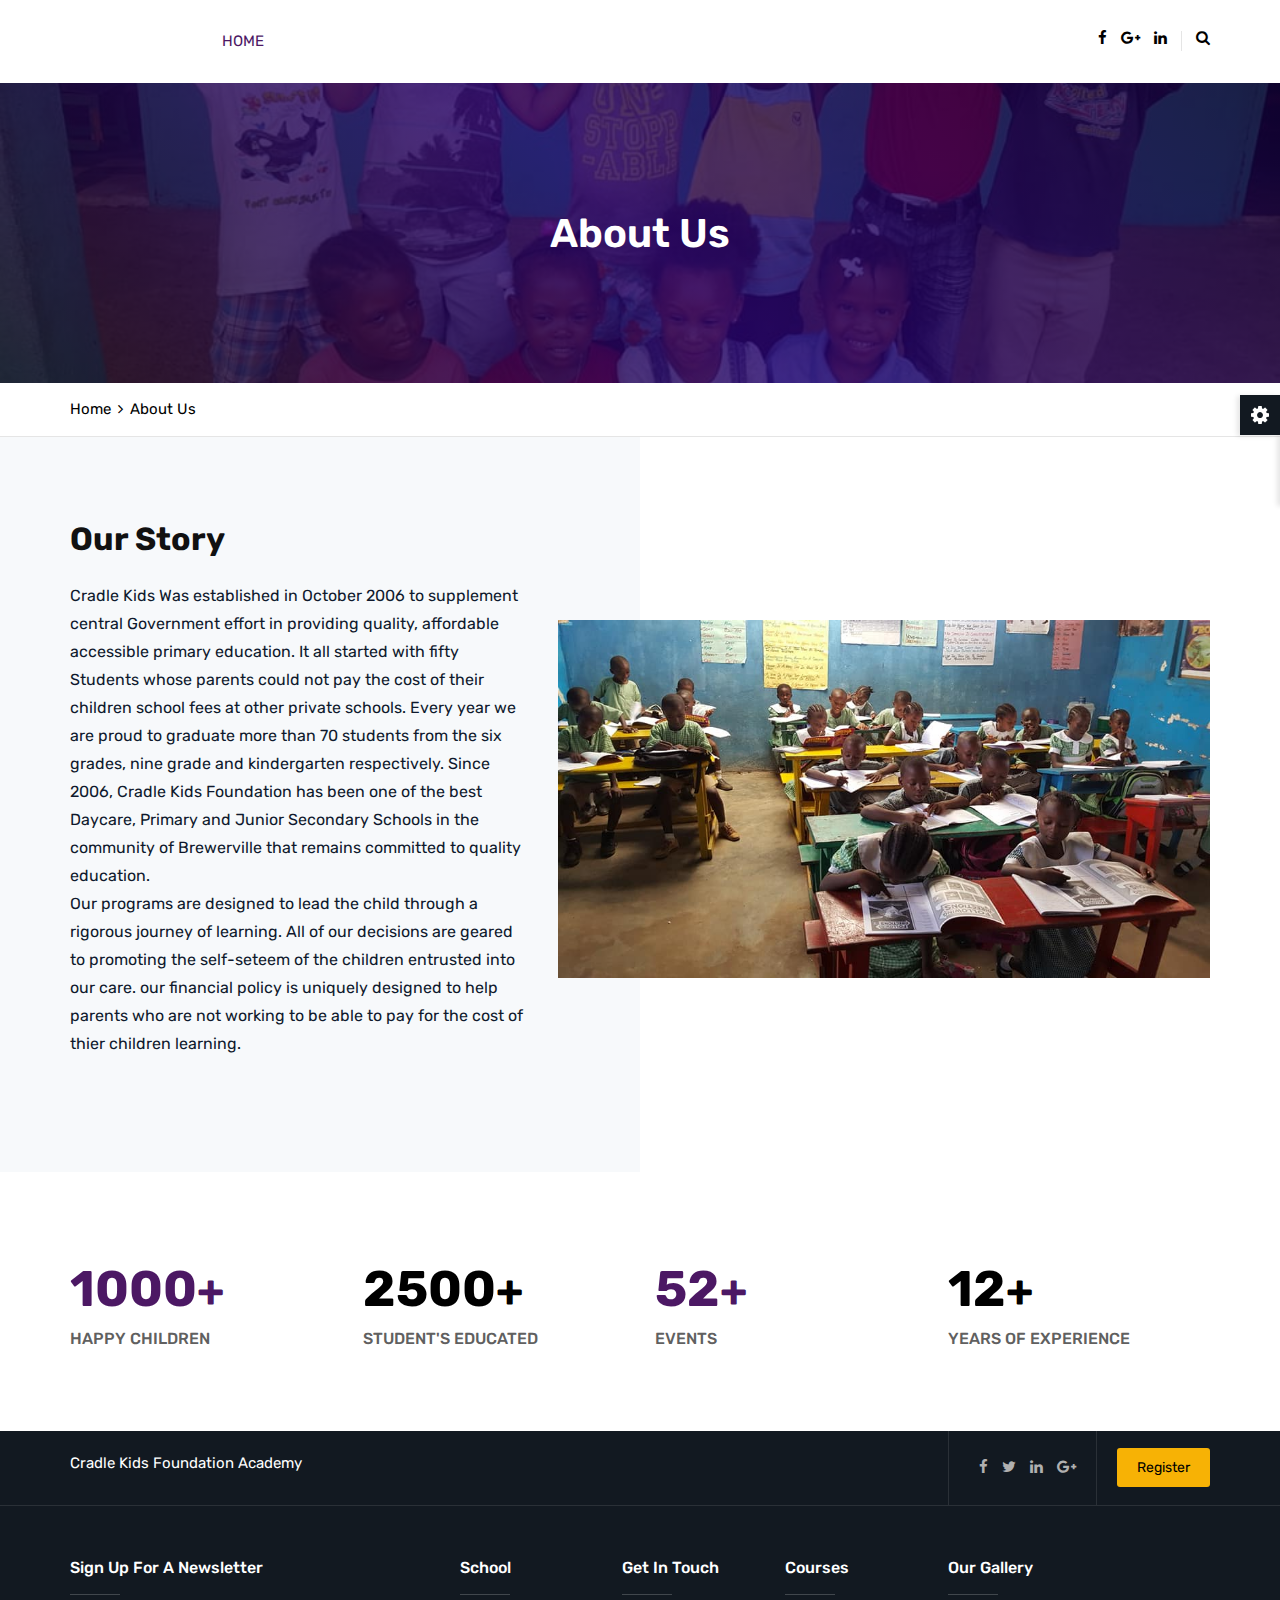
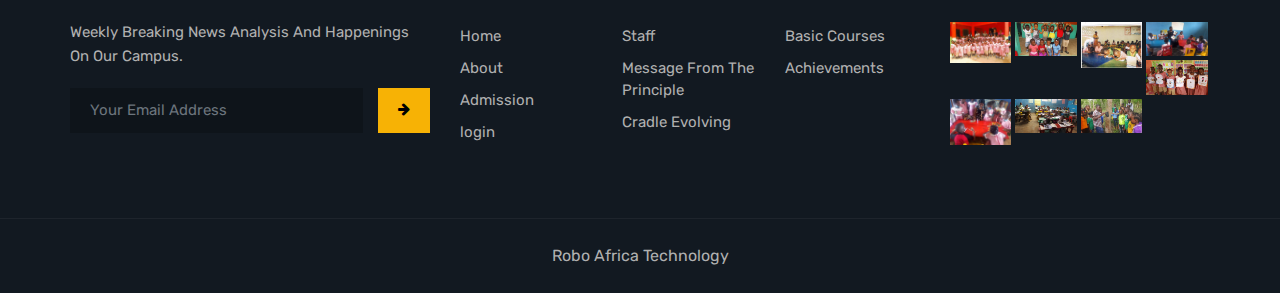
<file: about.html>
<!DOCTYPE html>
<html lang="en">

<head>
	<!-- META ============================================= -->
	<meta charset="utf-8">
	<meta http-equiv="X-UA-Compatible" content="IE=edge">
	<meta name="keywords" content="" />
	<meta name="author" content="" />
	<meta name="robots" content="" />
	
	<!-- DESCRIPTION -->
	<meta name="description" content="EduChamp : Education HTML Template" />
	
	<!-- OG -->
	<meta property="og:title" content="EduChamp : Education HTML Template" />
	<meta property="og:description" content="EduChamp : Education HTML Template" />
	<meta property="og:image" content="" />
	<meta name="format-detection" content="telephone=no">
	
	<!-- FAVICONS ICON ============================================= -->
	<link rel="icon" href="assets/images/favicon.ico" type="image/x-icon" />
	<link rel="shortcut icon" type="image/x-icon" href="assets/images/favicon.png" />
	
	<!-- PAGE TITLE HERE ============================================= -->
	<title>Cradle Kids Foundation</title>
	
	<!-- MOBILE SPECIFIC ============================================= -->
	<meta name="viewport" content="width=device-width, initial-scale=1">
	
	<!--[if lt IE 9]>
	<script src="assets/js/html5shiv.min.js"></script>
	<script src="assets/js/respond.min.js"></script>
	<![endif]-->
	
	<!-- All PLUGINS CSS ============================================= -->
	<link rel="stylesheet" type="text/css" href="assets/css/assets.css">
	
	<!-- TYPOGRAPHY ============================================= -->
	<link rel="stylesheet" type="text/css" href="assets/css/typography.css">
	
	<!-- SHORTCODES ============================================= -->
	<link rel="stylesheet" type="text/css" href="assets/css/shortcodes/shortcodes.css">
	
	<!-- STYLESHEETS ============================================= -->
	<link rel="stylesheet" type="text/css" href="assets/css/style.css">
	<link class="skin" rel="stylesheet" type="text/css" href="assets/css/color/color-1.css">
	
</head>
<body id="bg">
<div class="page-wraper">
	<div id="loading-icon-bx"></div>
	<!-- Header Top ==== -->
    <header class="header rs-nav">
		<div class="sticky-header navbar-expand-lg">
            <div class="menu-bar clearfix">
                <div class="container clearfix">
					<!-- Header Logo ==== -->
					<div class="menu-logo">
						<!-- <a href="index.html"><img src="assets/images/logo.png" alt=""></a> -->
						<!-- <p style="color: black;">Cradle Kids Foundation</p> -->
					</div>
					<!-- Mobile Nav Button ==== -->
                    <button class="navbar-toggler collapsed menuicon justify-content-end" type="button" data-toggle="collapse" data-target="#menuDropdown" aria-controls="menuDropdown" aria-expanded="false" aria-label="Toggle navigation">
						<span></span>
						<span></span>
						<span></span>
					</button>
					<!-- Author Nav ==== -->
                    <div class="secondary-menu">
                        <div class="secondary-inner">
                            <ul>
								<li><a href="javascript:;" class="btn-link"><i class="fa fa-facebook"></i></a></li>
								<li><a href="javascript:;" class="btn-link"><i class="fa fa-google-plus"></i></a></li>
								<li><a href="javascript:;" class="btn-link"><i class="fa fa-linkedin"></i></a></li>
								<!-- Search Button ==== -->
								<li class="search-btn"><button id="quik-search-btn" type="button" class="btn-link"><i class="fa fa-search"></i></button></li>
							</ul>
						</div>
                    </div>
					<!-- Search Box ==== -->
                    <div class="nav-search-bar">
                        <form action="#">
                            <input name="search" value="" type="text" class="form-control" placeholder="Type to search">
                            <span><i class="ti-search"></i></span>
                        </form>
						<span id="search-remove"><i class="ti-close"></i></span>
                    </div>
					<!-- Navigation Menu ==== -->
                    <div class="menu-links navbar-collapse collapse justify-content-start" id="menuDropdown">
						<div class="menu-logo">
							<a href="index.html"><img src="assets/images/logo.png" alt=""></a>
						</div>
                        <ul class="nav navbar-nav">	
							<li class="active"><a href="index.html">Home</a>
							
							</li>
							
						</ul>
						<div class="nav-social-link">
							<a href="javascript:;"><i class="fa fa-facebook"></i></a>
							<a href="javascript:;"><i class="fa fa-google-plus"></i></a>
							<a href="javascript:;"><i class="fa fa-linkedin"></i></a>
						</div>
                    </div>
					<!-- Navigation Menu END ==== -->
                </div>
            </div>
        </div>
    </header>
    <!-- header END ==== -->
    <!-- Inner Content Box ==== -->
    <div class="page-content">
        <!-- Page Heading Box ==== -->
        <div class="page-banner ovbl-dark" style="background-image:url(assets/images/banner/banner2.jpg);">
            <div class="container">
                <div class="page-banner-entry">
                    <h1 class="text-white">About Us</h1>
				 </div>
            </div>
        </div>
		<div class="breadcrumb-row">
			<div class="container">
				<ul class="list-inline">
					<li><a href="index.html">Home</a></li>
					<li>About Us</li>
				</ul>
			</div>
		</div>
		<!-- Page Heading Box END ==== -->
		<!-- Page Content Box ==== -->
		<div class="content-block">
            <!-- About Us ==== -->
			
			<!-- About Us END ==== -->
            <!-- Our Story ==== -->
			<div class="section-area bg-gray section-sp1 our-story">
				<div class="container">
					<div class="row align-items-center d-flex">
						<div class="col-lg-5 col-md-12 heading-bx">
							<h2 class="m-b10">Our Story</h2>
						
							<p>Cradle Kids Was established in October 2006 to supplement central Government effort in providing quality, affordable accessible primary education. It all started with fifty Students whose parents could not pay the cost of their children school fees at other private schools. Every year we are proud to graduate more than 70 students from the six grades, nine grade and kindergarten respectively. Since 2006, Cradle Kids Foundation has been one of the best Daycare, Primary and Junior Secondary Schools in the community of Brewerville that remains committed to quality education.

								<br>Our programs are designed to lead the child through a rigorous journey of learning. All of our decisions are geared to promoting the self-seteem of the children entrusted into our care. our financial policy is uniquely designed to help parents who are not working to be able to pay for the cost of thier children learning.</p>
							<!-- <a href="#" class="btn">Read More</a> -->
						</div>
						<div class="col-lg-7 col-md-12 heading-bx p-lr">
							<div class="video-bx">
								<img src="assets/images/about/pic1.jpg" alt=""/>
								<!-- <a href="https://www.youtube.com/watch?v=x_sJzVe9P_8" class="popup-youtube video"><i class="fa fa-play"></i></a> -->
							</div>
						</div>
					</div>
				</div>
			</div>
			<!-- Our Story END ==== -->
			<!-- Our Status ==== -->
			<div class="section-area content-inner section-sp1">
                <div class="container">
                    <div class="section-content">
                         <div class="row">
                            <div class="col-lg-3 col-md-6 col-sm-6 col-6 m-b30">
                                <div class="counter-style-1">
                                    <div class="text-primary">
										<span class="counter">1000</span><span>+</span>
									</div>
									<span class="counter-text">Happy children</span>
                                </div>
                            </div>
                            <div class="col-lg-3 col-md-6 col-sm-6 col-6 m-b30">
                                <div class="counter-style-1">
									<div class="text-black">
										<span class="counter">2500</span><span>+</span>
									</div>
									<span class="counter-text">Student's Educated</span>
								</div>
                            </div>
                            <div class="col-lg-3 col-md-6 col-sm-6 col-6 m-b30">
                                <div class="counter-style-1">
									<div class="text-primary">
										<span class="counter">52</span><span>+</span>
									</div>
									<span class="counter-text">Events</span>
								</div>
                            </div>
                            <div class="col-lg-3 col-md-6 col-sm-6 col-6 m-b30">
                                <div class="counter-style-1">
									<div class="text-black">
										<span class="counter">12</span><span>+</span>
									</div>
									<span class="counter-text">Years of experience</span>
								</div>
                            </div>
                        </div>
                    </div>
                </div>
            </div>
			<!-- Our Status END ==== -->
			<!-- About Content ==== -->
			<!-- About Content END ==== -->
			<!-- Testimonials ==== -->
			<!-- Testimonials END ==== -->
		</div>
		<!-- Page Content Box END ==== -->
    </div>
    <!-- Inner Content Box END ==== -->
    <!-- Footer ==== -->
    <footer>
		<div class="footer-top ">
			<div class="pt-exebar ">
				<div class="container ">
					<div class="d-flex align-items-stretch ">
						<div class="pt-logo mr-auto ">
							<!-- <a href="# "><img src="assets/images/logo-white.png " alt=" " /></a> -->
							<p style="color: white; font-size:15px">Cradle Kids Foundation Academy</p>
						</div>
						<div class="pt-social-link ">
							<ul class="list-inline m-a0 ">
								<li><a href="# " class="btn-link "><i class="fa fa-facebook "></i></a></li>
								<li><a href="# " class="btn-link "><i class="fa fa-twitter "></i></a></li>
								<li><a href="# " class="btn-link "><i class="fa fa-linkedin "></i></a></li>
								<li><a href="# " class="btn-link "><i class="fa fa-google-plus "></i></a></li>
							</ul>
						</div>
						<div class="pt-btn-join ">
							<a href="admission.html" class="btn ">Register</a>
						</div>
					</div>
				</div>
			</div>
			<div class="container ">
				<div class="row ">
					<div class="col-lg-4 col-md-12 col-sm-12 footer-col-4 ">
						<div class="widget ">
							<h5 class="footer-title ">Sign Up For A Newsletter</h5>
							<p class="text-capitalize m-b20 ">Weekly Breaking news analysis and happenings on our campus.</p>
							<div class="subscribe-form m-b20 ">
								<form class="subscription-form " action="#" method="post ">
									<div class="ajax-message "></div>
									<div class="input-group ">
										<input name="email " required="required" class="form-control " placeholder="Your Email Address " type="email ">
										<span class="input-group-btn ">
										<button name="submit " value="Submit" type="submit " class="btn "><i class="fa fa-arrow-right "></i></button>
									</span>
									</div>
								</form>
							</div>
						</div>
					</div>
					<div class="col-12 col-lg-5 col-md-7 col-sm-12 ">
						<div class="row ">
							<div class="col-4 col-lg-4 col-md-4 col-sm-4 ">
								<div class="widget footer_widget ">
									<h5 class="footer-title ">School</h5>
									<ul>
										<li><a href="# ">Home</a></li>
										<li><a href="#about ">About</a></li>
										<li><a href="/login ">Admission</a></li>
										<li><a href="#experience ">login</a></li>
									</ul>
								</div>
							</div>
							<div class="col-4 col-lg-4 col-md-4 col-sm-4 ">
								<div class="widget footer_widget ">
									<h5 class="footer-title ">Get In Touch</h5>
									<ul>
										<li><a href="http://educhamp.themetrades.com/admin/index.html ">Staff</a></li>
										<li><a href="#">Message From The Principle</a></li>

										<li><a href="#evolving">Cradle Evolving</a></li>
									</ul>
								</div>
							</div>
							<div class="col-4 col-lg-4 col-md-4 col-sm-4 ">
								<div class="widget footer_widget ">
									<h5 class="footer-title ">Courses</h5>
									<ul>
										<li><a href="#courses">Basic Courses</a></li>
										<li><a href="#achievements">Achievements</a></li>

									</ul>
								</div>
							</div>
						</div>
					</div>
					<div class="col-12 col-lg-3 col-md-5 col-sm-12 footer-col-4 ">
						<div class="widget widget_gallery gallery-grid-4 ">
							<h5 class="footer-title ">Our Gallery</h5>
							<ul class="magnific-image ">
								<li>
									<a href="assets/images/slider/slide.jpg " class="magnific-anchor "><img src="assets/images/slider/slide.jpg " alt=" "></a>
								</li>
								<li>
									<a href="assets/images/slider/kid2.jpg " class="magnific-anchor "><img src="assets/images/slider/kid2.jpg " alt=" "></a>
								</li>
								<li>
									<a href="assets/images/slider/number.jpg " class="magnific-anchor "><img src="assets/images/slider/number.jpg " alt=" "></a>
								</li>
								<li>
									<a href="assets/images/slider/story.jpg " class="magnific-anchor "><img src="assets/images/slider/story.jpg " alt=" "></a>
								</li>
								<li>
									<a href="assets/images/slider/gallery1.jpg " class="magnific-anchor "><img src="assets/images/slider/gallery1.jpg " alt=" "></a>
								</li>


								<li>
									<a href="assets/images/slider/gal.jpg " class="magnific-anchor "><img src="assets/images/slider/gal.jpg " alt=" "></a>
								</li>
								<li>
									<a href="assets/images/slider/reading.jpg " class="magnific-anchor "><img src="assets/images/slider/reading.jpg " alt=" "></a>
								</li>
								<li>
									<a href="assets/images/slider/life.jpg " class="magnific-anchor "><img src="assets/images/slider/life.jpg " alt=" "></a>
								</li>
							</ul>
						</div>
					</div>
				</div>
			</div>
		</div>
		<div class="footer-bottom ">
			<div class="container ">
				<div class="row ">
					<div class="col-lg-12 col-md-12 col-sm-12 text-center "> <a target="_blank " href="# ">Robo Africa Technology</a></div>
				</div>
			</div>
		</div>
    </footer>
    <!-- Footer END ==== -->
    <button class="back-to-top fa fa-chevron-up"></button>
</div>
<!-- External JavaScripts -->
<script src="assets/js/jquery.min.js"></script>
<script src="assets/vendors/bootstrap/js/popper.min.js"></script>
<script src="assets/vendors/bootstrap/js/bootstrap.min.js"></script>
<script src="assets/vendors/bootstrap-select/bootstrap-select.min.js"></script>
<script src="assets/vendors/bootstrap-touchspin/jquery.bootstrap-touchspin.js"></script>
<script src="assets/vendors/magnific-popup/magnific-popup.js"></script>
<script src="assets/vendors/counter/waypoints-min.js"></script>
<script src="assets/vendors/counter/counterup.min.js"></script>
<script src="assets/vendors/imagesloaded/imagesloaded.js"></script>
<script src="assets/vendors/masonry/masonry.js"></script>
<script src="assets/vendors/masonry/filter.js"></script>
<script src="assets/vendors/owl-carousel/owl.carousel.js"></script>
<script src="assets/js/functions.js"></script>
<script src="assets/js/contact.js"></script>
<script src='assets/vendors/switcher/switcher.js'></script>
</body>


</html>
</file>
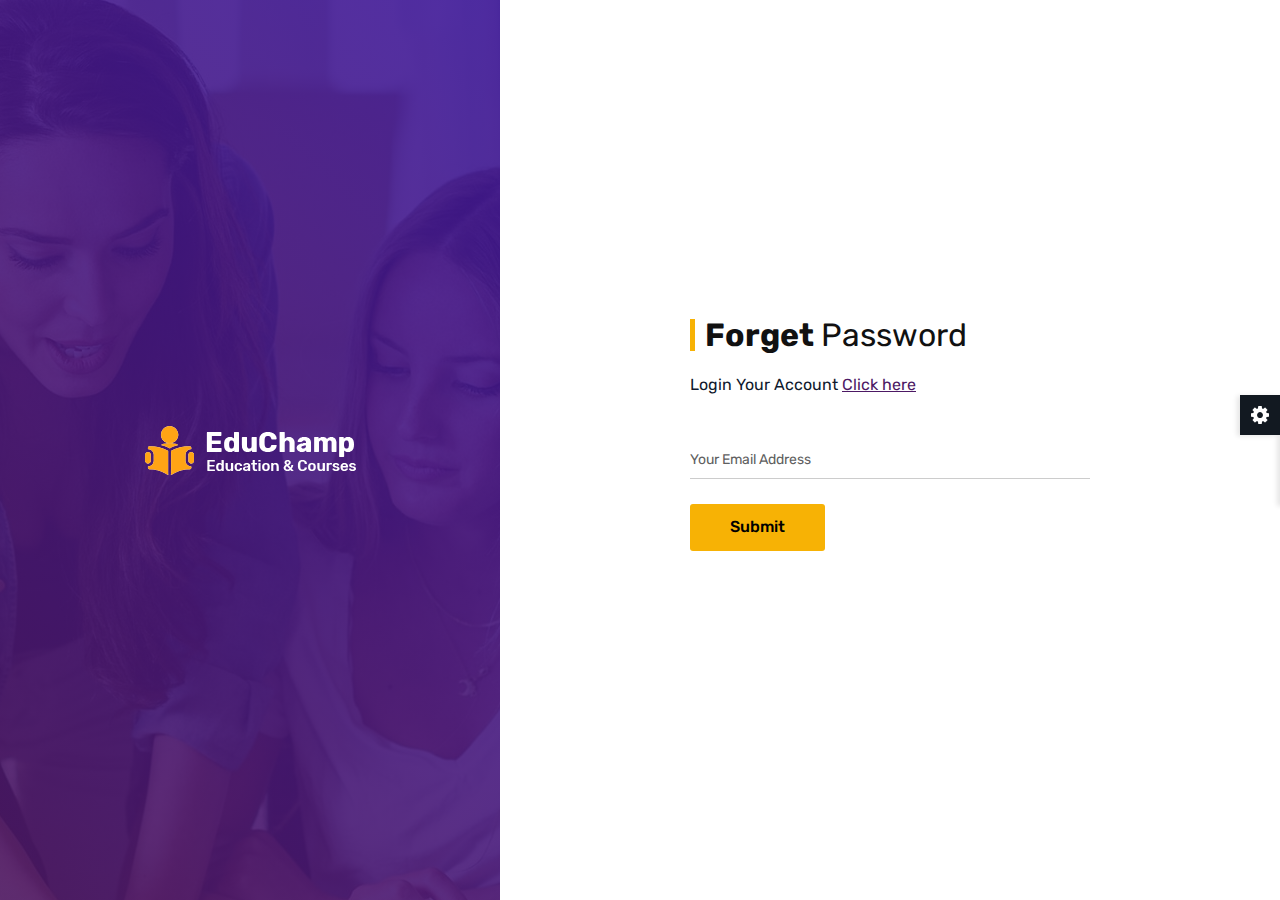
<file: forget-password.html>
<!DOCTYPE html>
<html lang="en">

<head>

	<!-- META ============================================= -->
	<meta charset="utf-8">
	<meta http-equiv="X-UA-Compatible" content="IE=edge">
	<meta name="keywords" content="" />
	<meta name="author" content="" />
	<meta name="robots" content="" />
	
	<!-- DESCRIPTION -->
	<meta name="description" content="EduChamp : Education HTML Template" />
	
	<!-- OG -->
	<meta property="og:title" content="EduChamp : Education HTML Template" />
	<meta property="og:description" content="EduChamp : Education HTML Template" />
	<meta property="og:image" content="" />
	<meta name="format-detection" content="telephone=no">
	
	<!-- FAVICONS ICON ============================================= -->
	<link rel="icon" href="assets/images/favicon.ico" type="image/x-icon" />
	<link rel="shortcut icon" type="image/x-icon" href="assets/images/favicon.png" />
	
	<!-- PAGE TITLE HERE ============================================= -->
	<title>EduChamp : Education HTML Template </title>
	
	<!-- MOBILE SPECIFIC ============================================= -->
	<meta name="viewport" content="width=device-width, initial-scale=1">
	
	<!--[if lt IE 9]>
	<script src="assets/js/html5shiv.min.js"></script>
	<script src="assets/js/respond.min.js"></script>
	<![endif]-->
	
	<!-- All PLUGINS CSS ============================================= -->
	<link rel="stylesheet" type="text/css" href="assets/css/assets.css">
	
	<!-- TYPOGRAPHY ============================================= -->
	<link rel="stylesheet" type="text/css" href="assets/css/typography.css">
	
	<!-- SHORTCODES ============================================= -->
	<link rel="stylesheet" type="text/css" href="assets/css/shortcodes/shortcodes.css">
	
	<!-- STYLESHEETS ============================================= -->
	<link rel="stylesheet" type="text/css" href="assets/css/style.css">
	<link class="skin" rel="stylesheet" type="text/css" href="assets/css/color/color-1.css">
	
</head>
<body id="bg">
<div class="page-wraper">
	<div id="loading-icon-bx"></div>
	<div class="account-form">
		<div class="account-head" style="background-image:url(assets/images/background/bg2.jpg);">
			<a href="index.html"><img src="assets/images/logo-white-2.png" alt=""></a>
		</div>
		<div class="account-form-inner">
			<div class="account-container">
				<div class="heading-bx left">
					<h2 class="title-head">Forget <span>Password</span></h2>
					<p>Login Your Account <a href="login.html">Click here</a></p>
				</div>	
				<form class="contact-bx">
					<div class="row placeani">
						<div class="col-lg-12">
							<div class="form-group">
								<div class="input-group">
									<label>Your Email Address</label>
									<input name="dzName" type="email" required="" class="form-control">
								</div>
							</div>
						</div>
						<div class="col-lg-12 m-b30">
							<button name="submit" type="submit" value="Submit" class="btn button-md">Submit</button>
						</div>
					</div>
				</form>
			</div>
		</div>
	</div>
</div>
<!-- External JavaScripts -->
<script src="assets/js/jquery.min.js"></script>
<script src="assets/vendors/bootstrap/js/popper.min.js"></script>
<script src="assets/vendors/bootstrap/js/bootstrap.min.js"></script>
<script src="assets/vendors/bootstrap-select/bootstrap-select.min.js"></script>
<script src="assets/vendors/bootstrap-touchspin/jquery.bootstrap-touchspin.js"></script>
<script src="assets/vendors/magnific-popup/magnific-popup.js"></script>
<script src="assets/vendors/counter/waypoints-min.js"></script>
<script src="assets/vendors/counter/counterup.min.js"></script>
<script src="assets/vendors/imagesloaded/imagesloaded.js"></script>
<script src="assets/vendors/masonry/masonry.js"></script>
<script src="assets/vendors/masonry/filter.js"></script>
<script src="assets/vendors/owl-carousel/owl.carousel.js"></script>
<script src="assets/js/functions.js"></script>
<script src="assets/js/contact.js"></script>
<script src='assets/vendors/switcher/switcher.js'></script>
</body>

</html>
</file>
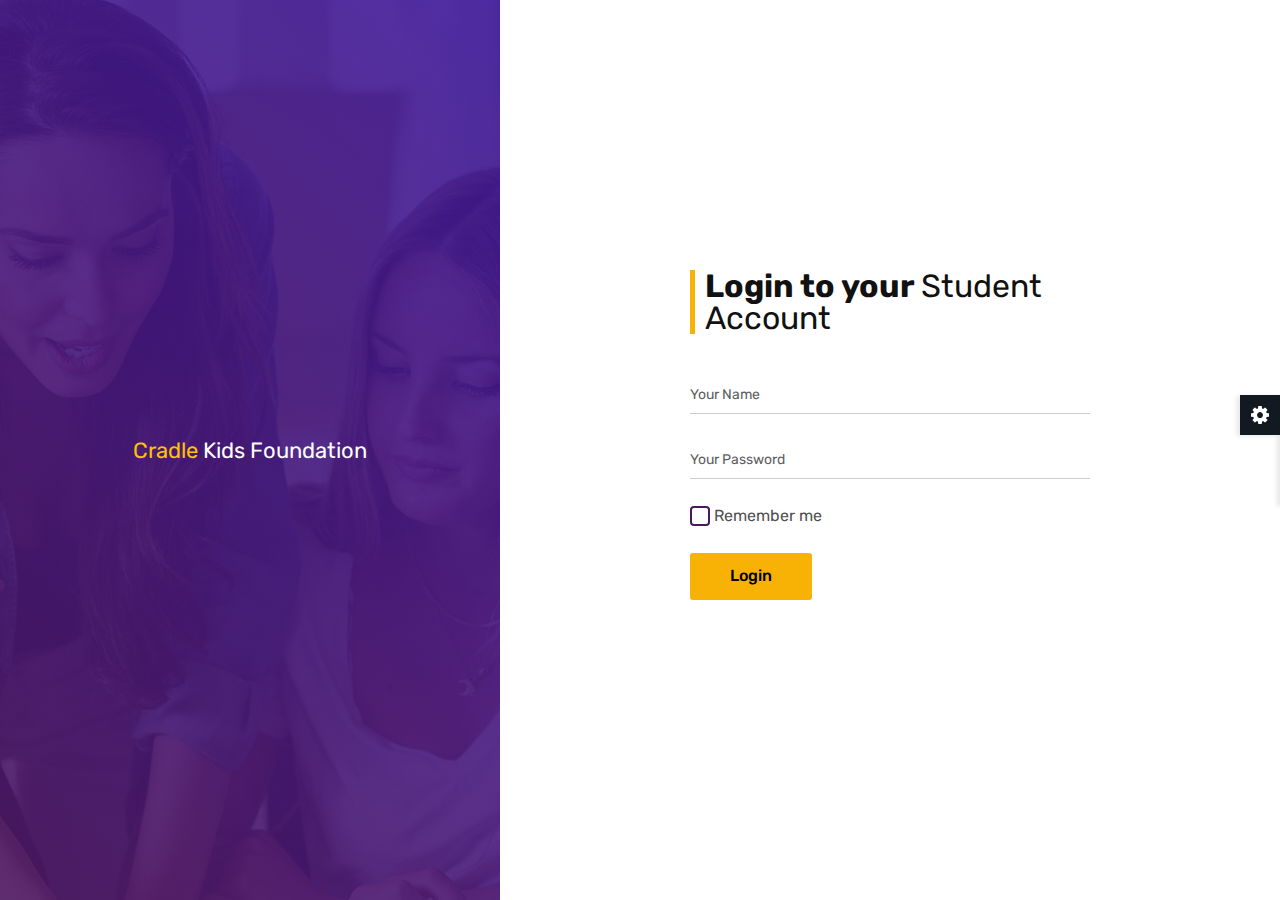
<file: login.html>
<!DOCTYPE html>
<html lang="en">


<head>

	<!-- META ============================================= -->
	<meta charset="utf-8">
	<meta http-equiv="X-UA-Compatible" content="IE=edge">
	<meta name="keywords" content="" />
	<meta name="author" content="" />
	<meta name="robots" content="" />
	
	<!-- DESCRIPTION -->
	<meta name="description" content="EduChamp : Education HTML Template" />
	
	<!-- OG -->
	<meta property="og:title" content="EduChamp : Education HTML Template" />
	<meta property="og:description" content="EduChamp : Education HTML Template" />
	<meta property="og:image" content="" />
	<meta name="format-detection" content="telephone=no">
	
	<!-- FAVICONS ICON ============================================= -->
	<link rel="icon" href="assets/images/favicon.ico" type="image/x-icon" />
	<link rel="shortcut icon" type="image/x-icon" href="assets/images/favicon.png" />
	
	<!-- PAGE TITLE HERE ============================================= -->
	<title>Student Login Portal </title>
	
	<!-- MOBILE SPECIFIC ============================================= -->
	<meta name="viewport" content="width=device-width, initial-scale=1">
	
	<!--[if lt IE 9]>
	<script src="assets/js/html5shiv.min.js"></script>
	<script src="assets/js/respond.min.js"></script>
	<![endif]-->
	
	<!-- All PLUGINS CSS ============================================= -->
	<link rel="stylesheet" type="text/css" href="assets/css/assets.css">
	
	<!-- TYPOGRAPHY ============================================= -->
	<link rel="stylesheet" type="text/css" href="assets/css/typography.css">
	
	<!-- SHORTCODES ============================================= -->
	<link rel="stylesheet" type="text/css" href="assets/css/shortcodes/shortcodes.css">
	
	<!-- STYLESHEETS ============================================= -->
	<link rel="stylesheet" type="text/css" href="assets/css/style.css">
	<link class="skin" rel="stylesheet" type="text/css" href="assets/css/color/color-1.css">
	
</head>
<body id="bg">
<div class="page-wraper">
	<div id="loading-icon-bx"></div>
	<div class="account-form">
		<div class="account-head" style="background-image:url(assets/images/background/bg2.jpg);">
			<a href="index.html" style="color: white; font-size: 22px;"> <span style="color: #ffc107;">Cradle</span> Kids Foundation</a>
		</div>
		<div class="account-form-inner">
			<div class="account-container">
				<div class="heading-bx left">
					<h2 class="title-head">Login to your <span> Student Account</span></h2>

				</div>	
				<form class="contact-bx">
					<div class="row placeani">
						<div class="col-lg-12">
							<div class="form-group">
								<div class="input-group">
									<label>Your Name</label>
									<input name="dzName" type="text" required="" class="form-control">
								</div>
							</div>
						</div>
						<div class="col-lg-12">
							<div class="form-group">
								<div class="input-group"> 
									<label>Your Password</label>
									<input name="dzEmail" type="password" class="form-control" required="">
								</div>
							</div>
						</div>
						<div class="col-lg-12">
							<div class="form-group form-forget">
								<div class="custom-control custom-checkbox">
									<input type="checkbox" class="custom-control-input" id="customControlAutosizing">
									<label class="custom-control-label" for="customControlAutosizing">Remember me</label>
								</div>

							</div>
						</div>
						<div class="col-lg-12 m-b30">
							<button name="submit" type="submit" value="Submit" class="btn button-md">Login</button>
						</div>
						<!-- <div class="col-lg-12">
							<h6>Login with Social media</h6>
							<div class="d-flex">
								<a class="btn flex-fill m-r5 facebook" href="#"><i class="fa fa-facebook"></i>Facebook</a>
								<a class="btn flex-fill m-l5 google-plus" href="#"><i class="fa fa-google-plus"></i>Google Plus</a>
							</div>
						</div> -->
					</div>
				</form>
			</div>
		</div>
	</div>
</div>
<!-- External JavaScripts -->
<script src="assets/js/jquery.min.js"></script>
<script src="assets/vendors/bootstrap/js/popper.min.js"></script>
<script src="assets/vendors/bootstrap/js/bootstrap.min.js"></script>
<script src="assets/vendors/bootstrap-select/bootstrap-select.min.js"></script>
<script src="assets/vendors/bootstrap-touchspin/jquery.bootstrap-touchspin.js"></script>
<script src="assets/vendors/magnific-popup/magnific-popup.js"></script>
<script src="assets/vendors/counter/waypoints-min.js"></script>
<script src="assets/vendors/counter/counterup.min.js"></script>
<script src="assets/vendors/imagesloaded/imagesloaded.js"></script>
<script src="assets/vendors/masonry/masonry.js"></script>
<script src="assets/vendors/masonry/filter.js"></script>
<script src="assets/vendors/owl-carousel/owl.carousel.js"></script>
<script src="assets/js/functions.js"></script>
<script src="assets/js/contact.js"></script>
<script src='assets/vendors/switcher/switcher.js'></script>
</body>

</html>
</file>
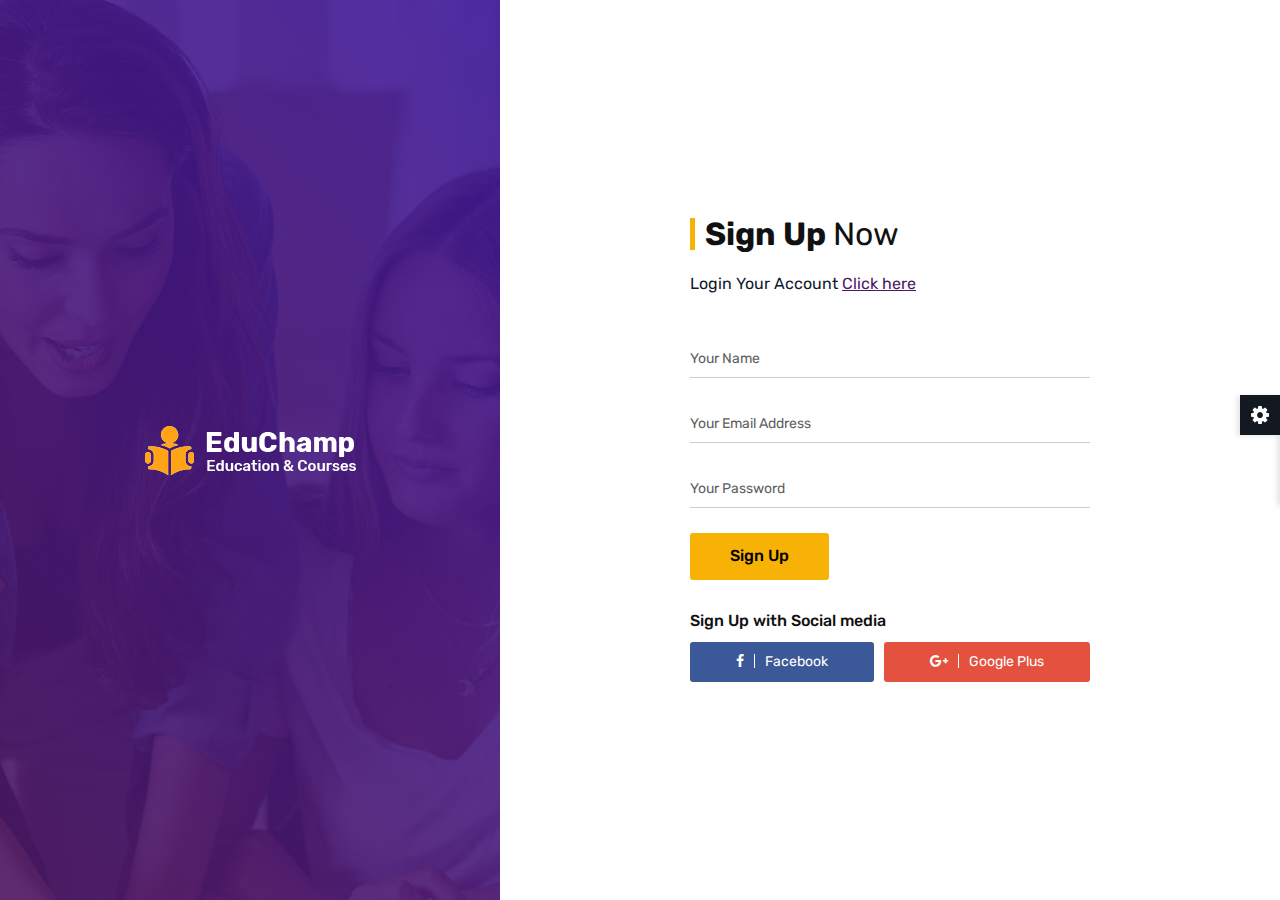
<file: register.html>
<!DOCTYPE html>
<html lang="en">

<head>

	<!-- META ============================================= -->
	<meta charset="utf-8">
	<meta http-equiv="X-UA-Compatible" content="IE=edge">
	<meta name="keywords" content="" />
	<meta name="author" content="" />
	<meta name="robots" content="" />
	
	<!-- DESCRIPTION -->
	<meta name="description" content="EduChamp : Education HTML Template" />
	
	<!-- OG -->
	<meta property="og:title" content="EduChamp : Education HTML Template" />
	<meta property="og:description" content="EduChamp : Education HTML Template" />
	<meta property="og:image" content="" />
	<meta name="format-detection" content="telephone=no">
	
	<!-- FAVICONS ICON ============================================= -->
	<link rel="icon" href="assets/images/favicon.ico" type="image/x-icon" />
	<link rel="shortcut icon" type="image/x-icon" href="assets/images/favicon.png" />
	
	<!-- PAGE TITLE HERE ============================================= -->
	<title>EduChamp : Education HTML Template </title>
	
	<!-- MOBILE SPECIFIC ============================================= -->
	<meta name="viewport" content="width=device-width, initial-scale=1">
	
	<!--[if lt IE 9]>
	<script src="assets/js/html5shiv.min.js"></script>
	<script src="assets/js/respond.min.js"></script>
	<![endif]-->
	
	<!-- All PLUGINS CSS ============================================= -->
	<link rel="stylesheet" type="text/css" href="assets/css/assets.css">
	
	<!-- TYPOGRAPHY ============================================= -->
	<link rel="stylesheet" type="text/css" href="assets/css/typography.css">
	
	<!-- SHORTCODES ============================================= -->
	<link rel="stylesheet" type="text/css" href="assets/css/shortcodes/shortcodes.css">
	
	<!-- STYLESHEETS ============================================= -->
	<link rel="stylesheet" type="text/css" href="assets/css/style.css">
	<link class="skin" rel="stylesheet" type="text/css" href="assets/css/color/color-1.css">
	
</head>
<body id="bg">
<div class="page-wraper">
	<div id="loading-icon-bx"></div>
	<div class="account-form">
		<div class="account-head" style="background-image:url(assets/images/background/bg2.jpg);">
			<a href="index.html"><img src="assets/images/logo-white-2.png" alt=""></a>
		</div>
		<div class="account-form-inner">
			<div class="account-container">
				<div class="heading-bx left">
					<h2 class="title-head">Sign Up <span>Now</span></h2>
					<p>Login Your Account <a href="login.html">Click here</a></p>
				</div>	
				<form class="contact-bx">
					<div class="row placeani">
						<div class="col-lg-12">
							<div class="form-group">
								<div class="input-group">
									<label>Your Name</label>
									<input name="dzName" type="text" required="" class="form-control">
								</div>
							</div>
						</div>
						<div class="col-lg-12">
							<div class="form-group">
								<div class="input-group">
									<label>Your Email Address</label>
									<input name="dzName" type="email" required="" class="form-control">
								</div>
							</div>
						</div>
						<div class="col-lg-12">
							<div class="form-group">
								<div class="input-group"> 
									<label>Your Password</label>
									<input name="dzEmail" type="password" class="form-control" required="">
								</div>
							</div>
						</div>
						<div class="col-lg-12 m-b30">
							<button name="submit" type="submit" value="Submit" class="btn button-md">Sign Up</button>
						</div>
						<div class="col-lg-12">
							<h6>Sign Up with Social media</h6>
							<div class="d-flex">
								<a class="btn flex-fill m-r5 facebook" href="#"><i class="fa fa-facebook"></i>Facebook</a>
								<a class="btn flex-fill m-l5 google-plus" href="#"><i class="fa fa-google-plus"></i>Google Plus</a>
							</div>
						</div>
					</div>
				</form>
			</div>
		</div>
	</div>
</div>
<!-- External JavaScripts -->
<script src="assets/js/jquery.min.js"></script>
<script src="assets/vendors/bootstrap/js/popper.min.js"></script>
<script src="assets/vendors/bootstrap/js/bootstrap.min.js"></script>
<script src="assets/vendors/bootstrap-select/bootstrap-select.min.js"></script>
<script src="assets/vendors/bootstrap-touchspin/jquery.bootstrap-touchspin.js"></script>
<script src="assets/vendors/magnific-popup/magnific-popup.js"></script>
<script src="assets/vendors/counter/waypoints-min.js"></script>
<script src="assets/vendors/counter/counterup.min.js"></script>
<script src="assets/vendors/imagesloaded/imagesloaded.js"></script>
<script src="assets/vendors/masonry/masonry.js"></script>
<script src="assets/vendors/masonry/filter.js"></script>
<script src="assets/vendors/owl-carousel/owl.carousel.js"></script>
<script src="assets/js/functions.js"></script>
<script src="assets/js/contact.js"></script>
<script src='assets/vendors/switcher/switcher.js'></script>
</body>

</html>
</file>
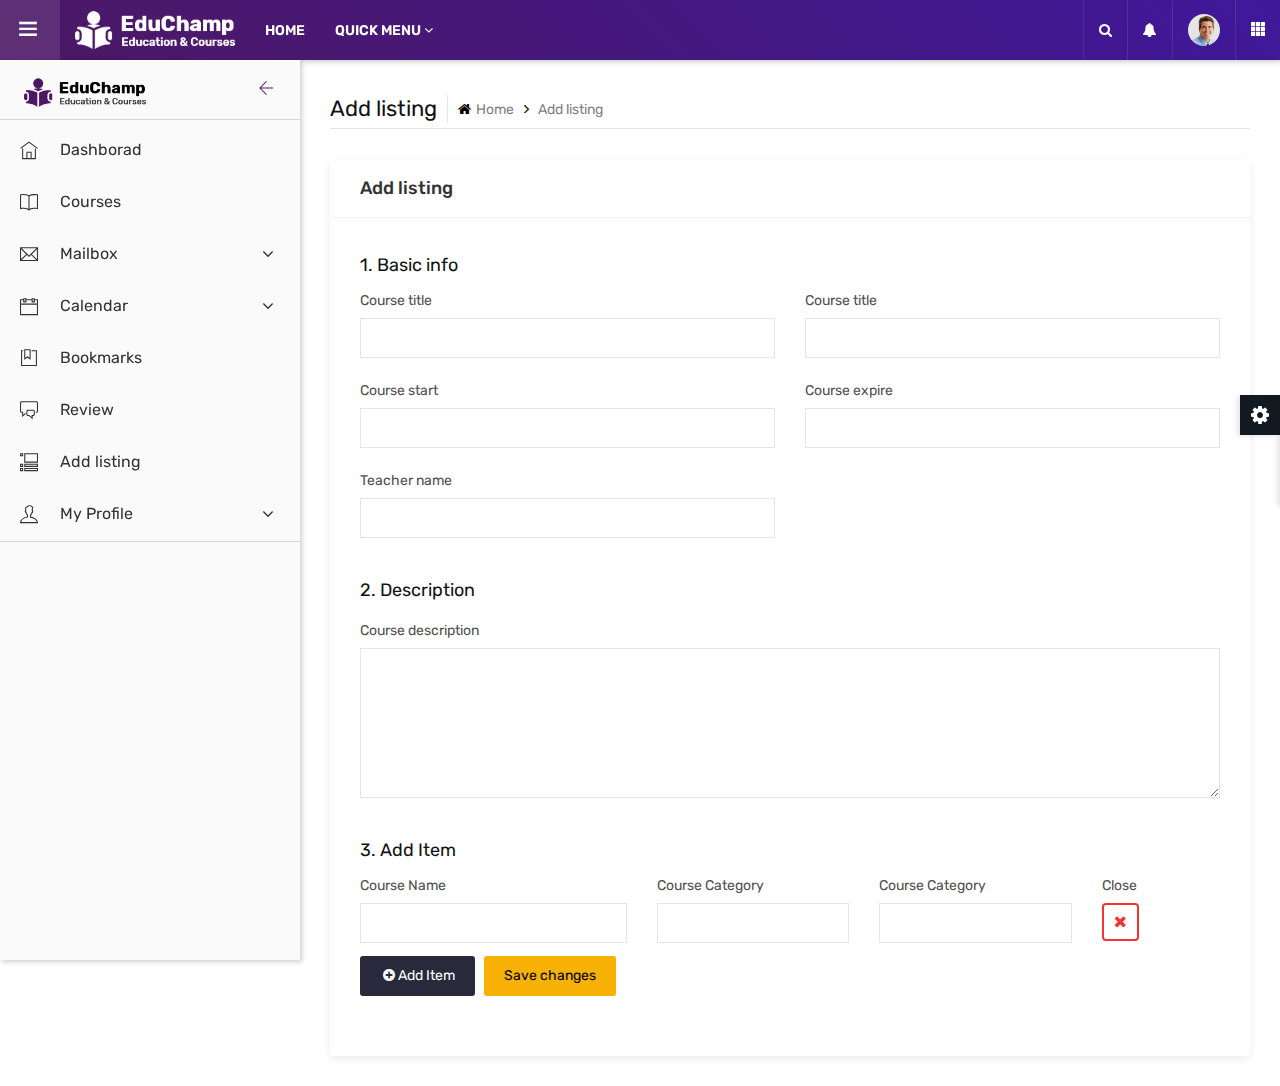
<file: admin/add-listing.html>
<!DOCTYPE html>
<html lang="en">

<!-- Mirrored from educhamp.themetrades.com/demo/admin/add-listing.html by HTTrack Website Copier/3.x [XR&CO'2014], Fri, 22 Feb 2019 13:09:05 GMT -->
<head>

	<!-- META ============================================= -->
	<meta charset="utf-8">
	<meta http-equiv="X-UA-Compatible" content="IE=edge">
	<meta name="keywords" content="" />
	<meta name="author" content="" />
	<meta name="robots" content="" />
	
	<!-- DESCRIPTION -->
	<meta name="description" content="EduChamp : Education HTML Template" />
	
	<!-- OG -->
	<meta property="og:title" content="EduChamp : Education HTML Template" />
	<meta property="og:description" content="EduChamp : Education HTML Template" />
	<meta property="og:image" content="" />
	<meta name="format-detection" content="telephone=no">
	
	<!-- FAVICONS ICON ============================================= -->
	<link rel="icon" href="../error-404.html" type="image/x-icon" />
	<link rel="shortcut icon" type="image/x-icon" href="assets/images/favicon.png" />
	
	<!-- PAGE TITLE HERE ============================================= -->
	<title>EduChamp : Education HTML Template </title>
	
	<!-- MOBILE SPECIFIC ============================================= -->
	<meta name="viewport" content="width=device-width, initial-scale=1">
	
	<!--[if lt IE 9]>
	<script src="assets/js/html5shiv.min.js"></script>
	<script src="assets/js/respond.min.js"></script>
	<![endif]-->
	
	<!-- All PLUGINS CSS ============================================= -->
	<link rel="stylesheet" type="text/css" href="assets/css/assets.css">
	<link rel="stylesheet" type="text/css" href="assets/vendors/calendar/fullcalendar.css">
	
	<!-- TYPOGRAPHY ============================================= -->
	<link rel="stylesheet" type="text/css" href="assets/css/typography.css">
	
	<!-- SHORTCODES ============================================= -->
	<link rel="stylesheet" type="text/css" href="assets/css/shortcodes/shortcodes.css">
	
	<!-- STYLESHEETS ============================================= -->
	<link rel="stylesheet" type="text/css" href="assets/css/style.css">
	<link rel="stylesheet" type="text/css" href="assets/css/dashboard.css">
	<link class="skin" rel="stylesheet" type="text/css" href="assets/css/color/color-1.css">
	
</head>
<body class="ttr-opened-sidebar ttr-pinned-sidebar">
	
	<!-- header start -->
	<header class="ttr-header">
		<div class="ttr-header-wrapper">
			<!--sidebar menu toggler start -->
			<div class="ttr-toggle-sidebar ttr-material-button">
				<i class="ti-close ttr-open-icon"></i>
				<i class="ti-menu ttr-close-icon"></i>
			</div>
			<!--sidebar menu toggler end -->
			<!--logo start -->
			<div class="ttr-logo-box">
				<div>
					<a href="index.html" class="ttr-logo">
						<img alt="" class="ttr-logo-mobile" src="assets/images/logo-mobile.png" width="30" height="30">
						<img alt="" class="ttr-logo-desktop" src="assets/images/logo-white.png" width="160" height="27">
					</a>
				</div>
			</div>
			<!--logo end -->
			<div class="ttr-header-menu">
				<!-- header left menu start -->
				<ul class="ttr-header-navigation">
					<li>
						<a href="../index.html" class="ttr-material-button ttr-submenu-toggle">HOME</a>
					</li>
					<li>
						<a href="#" class="ttr-material-button ttr-submenu-toggle">QUICK MENU <i class="fa fa-angle-down"></i></a>
						<div class="ttr-header-submenu">
							<ul>
								<li><a href="../courses.html">Our Courses</a></li>
								<li><a href="../event.html">New Event</a></li>
								<li><a href="../membership.html">Membership</a></li>
							</ul>
						</div>
					</li>
				</ul>
				<!-- header left menu end -->
			</div>
			<div class="ttr-header-right ttr-with-seperator">
				<!-- header right menu start -->
				<ul class="ttr-header-navigation">
					<li>
						<a href="#" class="ttr-material-button ttr-search-toggle"><i class="fa fa-search"></i></a>
					</li>
					<li>
						<a href="#" class="ttr-material-button ttr-submenu-toggle"><i class="fa fa-bell"></i></a>
						<div class="ttr-header-submenu noti-menu">
							<div class="ttr-notify-header">
								<span class="ttr-notify-text-top">9 New</span>
								<span class="ttr-notify-text">User Notifications</span>
							</div>
							<div class="noti-box-list">
								<ul>
									<li>
										<span class="notification-icon dashbg-gray">
											<i class="fa fa-check"></i>
										</span>
										<span class="notification-text">
											<span>Sneha Jogi</span> sent you a message.
										</span>
										<span class="notification-time">
											<a href="#" class="fa fa-close"></a>
											<span> 02:14</span>
										</span>
									</li>
									<li>
										<span class="notification-icon dashbg-yellow">
											<i class="fa fa-shopping-cart"></i>
										</span>
										<span class="notification-text">
											<a href="#">Your order is placed</a> sent you a message.
										</span>
										<span class="notification-time">
											<a href="#" class="fa fa-close"></a>
											<span> 7 Min</span>
										</span>
									</li>
									<li>
										<span class="notification-icon dashbg-red">
											<i class="fa fa-bullhorn"></i>
										</span>
										<span class="notification-text">
											<span>Your item is shipped</span> sent you a message.
										</span>
										<span class="notification-time">
											<a href="#" class="fa fa-close"></a>
											<span> 2 May</span>
										</span>
									</li>
									<li>
										<span class="notification-icon dashbg-green">
											<i class="fa fa-comments-o"></i>
										</span>
										<span class="notification-text">
											<a href="#">Sneha Jogi</a> sent you a message.
										</span>
										<span class="notification-time">
											<a href="#" class="fa fa-close"></a>
											<span> 14 July</span>
										</span>
									</li>
									<li>
										<span class="notification-icon dashbg-primary">
											<i class="fa fa-file-word-o"></i>
										</span>
										<span class="notification-text">
											<span>Sneha Jogi</span> sent you a message.
										</span>
										<span class="notification-time">
											<a href="#" class="fa fa-close"></a>
											<span> 15 Min</span>
										</span>
									</li>
								</ul>
							</div>
						</div>
					</li>
					<li>
						<a href="#" class="ttr-material-button ttr-submenu-toggle"><span class="ttr-user-avatar"><img alt="" src="assets/images/testimonials/pic3.jpg" width="32" height="32"></span></a>
						<div class="ttr-header-submenu">
							<ul>
								<li><a href="user-profile.html">My profile</a></li>
								<li><a href="list-view-calendar.html">Activity</a></li>
								<li><a href="mailbox.html">Messages</a></li>
								<li><a href="../login.html">Logout</a></li>
							</ul>
						</div>
					</li>
					<li class="ttr-hide-on-mobile">
						<a href="#" class="ttr-material-button"><i class="ti-layout-grid3-alt"></i></a>
						<div class="ttr-header-submenu ttr-extra-menu">
							<a href="#">
								<i class="fa fa-music"></i>
								<span>Musics</span>
							</a>
							<a href="#">
								<i class="fa fa-youtube-play"></i>
								<span>Videos</span>
							</a>
							<a href="#">
								<i class="fa fa-envelope"></i>
								<span>Emails</span>
							</a>
							<a href="#">
								<i class="fa fa-book"></i>
								<span>Reports</span>
							</a>
							<a href="#">
								<i class="fa fa-smile-o"></i>
								<span>Persons</span>
							</a>
							<a href="#">
								<i class="fa fa-picture-o"></i>
								<span>Pictures</span>
							</a>
						</div>
					</li>
				</ul>
				<!-- header right menu end -->
			</div>
			<!--header search panel start -->
			<div class="ttr-search-bar">
				<form class="ttr-search-form">
					<div class="ttr-search-input-wrapper">
						<input type="text" name="qq" placeholder="search something..." class="ttr-search-input">
						<button type="submit" name="search" class="ttr-search-submit"><i class="ti-arrow-right"></i></button>
					</div>
					<span class="ttr-search-close ttr-search-toggle">
						<i class="ti-close"></i>
					</span>
				</form>
			</div>
			<!--header search panel end -->
		</div>
	</header>
	<!-- header end -->
	<!-- Left sidebar menu start -->
	<div class="ttr-sidebar">
		<div class="ttr-sidebar-wrapper content-scroll">
			<!-- side menu logo start -->
			<div class="ttr-sidebar-logo">
				<a href="#"><img alt="" src="assets/images/logo.png" width="122" height="27"></a>
				<!-- <div class="ttr-sidebar-pin-button" title="Pin/Unpin Menu">
					<i class="material-icons ttr-fixed-icon">gps_fixed</i>
					<i class="material-icons ttr-not-fixed-icon">gps_not_fixed</i>
				</div> -->
				<div class="ttr-sidebar-toggle-button">
					<i class="ti-arrow-left"></i>
				</div>
			</div>
			<!-- side menu logo end -->
			<!-- sidebar menu start -->
			<nav class="ttr-sidebar-navi">
				<ul>
					<li>
						<a href="index.html" class="ttr-material-button">
							<span class="ttr-icon"><i class="ti-home"></i></span>
		                	<span class="ttr-label">Dashborad</span>
		                </a>
		            </li>
					<li>
						<a href="courses.html" class="ttr-material-button">
							<span class="ttr-icon"><i class="ti-book"></i></span>
		                	<span class="ttr-label">Courses</span>
		                </a>
		            </li>
					<li>
						<a href="#" class="ttr-material-button">
							<span class="ttr-icon"><i class="ti-email"></i></span>
		                	<span class="ttr-label">Mailbox</span>
		                	<span class="ttr-arrow-icon"><i class="fa fa-angle-down"></i></span>
		                </a>
		                <ul>
		                	<li>
		                		<a href="mailbox.html" class="ttr-material-button"><span class="ttr-label">Mail Box</span></a>
		                	</li>
		                	<li>
		                		<a href="mailbox-compose.html" class="ttr-material-button"><span class="ttr-label">Compose</span></a>
		                	</li>
							<li>
		                		<a href="mailbox-read.html" class="ttr-material-button"><span class="ttr-label">Mail Read</span></a>
		                	</li>
		                </ul>
		            </li>
					<li>
						<a href="#" class="ttr-material-button">
							<span class="ttr-icon"><i class="ti-calendar"></i></span>
		                	<span class="ttr-label">Calendar</span>
		                	<span class="ttr-arrow-icon"><i class="fa fa-angle-down"></i></span>
		                </a>
		                <ul>
		                	<li>
		                		<a href="basic-calendar.html" class="ttr-material-button"><span class="ttr-label">Basic Calendar</span></a>
		                	</li>
		                	<li>
		                		<a href="list-view-calendar.html" class="ttr-material-button"><span class="ttr-label">List View</span></a>
		                	</li>
		                </ul>
		            </li>
					<li>
						<a href="bookmark.html" class="ttr-material-button">
							<span class="ttr-icon"><i class="ti-bookmark-alt"></i></span>
		                	<span class="ttr-label">Bookmarks</span>
		                </a>
		            </li>
					<li>
						<a href="review.html" class="ttr-material-button">
							<span class="ttr-icon"><i class="ti-comments"></i></span>
		                	<span class="ttr-label">Review</span>
		                </a>
		            </li>
					<li>
						<a href="add-listing.html" class="ttr-material-button">
							<span class="ttr-icon"><i class="ti-layout-accordion-list"></i></span>
		                	<span class="ttr-label">Add listing</span>
		                </a>
		            </li>
					<li>
						<a href="#" class="ttr-material-button">
							<span class="ttr-icon"><i class="ti-user"></i></span>
		                	<span class="ttr-label">My Profile</span>
		                	<span class="ttr-arrow-icon"><i class="fa fa-angle-down"></i></span>
		                </a>
		                <ul>
		                	<li>
		                		<a href="user-profile.html" class="ttr-material-button"><span class="ttr-label">User Profile</span></a>
		                	</li>
		                	<li>
		                		<a href="teacher-profile.html" class="ttr-material-button"><span class="ttr-label">Teacher Profile</span></a>
		                	</li>
		                </ul>
		            </li>
		            <li class="ttr-seperate"></li>
				</ul>
				<!-- sidebar menu end -->
			</nav>
			<!-- sidebar menu end -->
		</div>
	</div>
	<!-- Left sidebar menu end -->

	<!--Main container start -->
	<main class="ttr-wrapper">
		<div class="container-fluid">
			<div class="db-breadcrumb">
				<h4 class="breadcrumb-title">Add listing</h4>
				<ul class="db-breadcrumb-list">
					<li><a href="#"><i class="fa fa-home"></i>Home</a></li>
					<li>Add listing</li>
				</ul>
			</div>	
			<div class="row">
				<!-- Your Profile Views Chart -->
				<div class="col-lg-12 m-b30">
					<div class="widget-box">
						<div class="wc-title">
							<h4>Add listing</h4>
						</div>
						<div class="widget-inner">
							<form class="edit-profile m-b30">
								<div class="row">
									<div class="col-12">
										<div class="ml-auto">
											<h3>1. Basic info</h3>
										</div>
									</div>
									<div class="form-group col-6">
										<label class="col-form-label">Course title</label>
										<div>
											<input class="form-control" type="text" value="">
										</div>
									</div>
									<div class="form-group col-6">
										<label class="col-form-label">Course title</label>
										<div>
											<input class="form-control" type="text" value="">
										</div>
									</div>
									<div class="form-group col-6">
										<label class="col-form-label">Course start</label>
										<div>
											<input class="form-control" type="text" value="">
										</div>
									</div>
									<div class="form-group col-6">
										<label class="col-form-label">Course expire</label>
										<div>
											<input class="form-control" type="text" value="">
										</div>
									</div>
									<div class="form-group col-6">
										<label class="col-form-label">Teacher name</label>
										<div>
											<input class="form-control" type="text" value="">
										</div>
									</div>
									<div class="seperator"></div>
									
									<div class="col-12 m-t20">
										<div class="ml-auto m-b5">
											<h3>2. Description</h3>
										</div>
									</div>
									<div class="form-group col-12">
										<label class="col-form-label">Course description</label>
										<div>
											<textarea class="form-control"> </textarea>
										</div>
									</div>
									<div class="col-12 m-t20">
										<div class="ml-auto">
											<h3 class="m-form__section">3. Add Item</h3>
										</div>
									</div>
									<div class="col-12">
										<table id="item-add" style="width:100%;">
											<tr class="list-item">
												<td>
													<div class="row">
														<div class="col-md-4">
															<label class="col-form-label">Course Name</label>
															<div>
																<input class="form-control" type="text" value="">
															</div>
														</div>
														<div class="col-md-3">
															<label class="col-form-label">Course Category</label>
															<div>
																<input class="form-control" type="text" value="">
															</div>
														</div>
														<div class="col-md-3">
															<label class="col-form-label">Course Category</label>
															<div>
																<input class="form-control" type="text" value="">
															</div>
														</div>
														<div class="col-md-2">
															<label class="col-form-label">Close</label>
															<div class="form-group">
																<a class="delete" href="#"><i class="fa fa-close"></i></a>
															</div>
														</div>
													</div>
												</td>
											</tr>
										</table>
									</div>
									<div class="col-12">
										<button type="button" class="btn-secondry add-item m-r5"><i class="fa fa-fw fa-plus-circle"></i>Add Item</button>
										<button type="reset" class="btn">Save changes</button>
									</div>
								</div>
							</form>
						</div>
					</div>
				</div>
				<!-- Your Profile Views Chart END-->
			</div>
		</div>
	</main>
	<div class="ttr-overlay"></div>

<!-- External JavaScripts -->
<script src="assets/js/jquery.min.js"></script>
<script src="assets/vendors/bootstrap/js/popper.min.js"></script>
<script src="assets/vendors/bootstrap/js/bootstrap.min.js"></script>
<script src="assets/vendors/bootstrap-select/bootstrap-select.min.js"></script>
<script src="assets/vendors/bootstrap-touchspin/jquery.bootstrap-touchspin.js"></script>
<script src="assets/vendors/magnific-popup/magnific-popup.js"></script>
<script src="assets/vendors/counter/waypoints-min.js"></script>
<script src="assets/vendors/counter/counterup.min.js"></script>
<script src="assets/vendors/imagesloaded/imagesloaded.js"></script>
<script src="assets/vendors/masonry/masonry.js"></script>
<script src="assets/vendors/masonry/filter.js"></script>
<script src="assets/vendors/owl-carousel/owl.carousel.js"></script>
<script src='assets/vendors/scroll/scrollbar.min.js'></script>
<script src="assets/js/functions.js"></script>
<script src="assets/vendors/chart/chart.min.js"></script>
<script src="assets/js/admin.js"></script>
<script src='assets/vendors/switcher/switcher.js'></script>
<script>
// Pricing add
	function newMenuItem() {
		var newElem = $('tr.list-item').first().clone();
		newElem.find('input').val('');
		newElem.appendTo('table#item-add');
	}
	if ($("table#item-add").is('*')) {
		$('.add-item').on('click', function (e) {
			e.preventDefault();
			newMenuItem();
		});
		$(document).on("click", "#item-add .delete", function (e) {
			e.preventDefault();
			$(this).parent().parent().parent().parent().remove();
		});
	}
</script>
</body>

<!-- Mirrored from educhamp.themetrades.com/demo/admin/add-listing.html by HTTrack Website Copier/3.x [XR&CO'2014], Fri, 22 Feb 2019 13:09:05 GMT -->
</html>
</file>
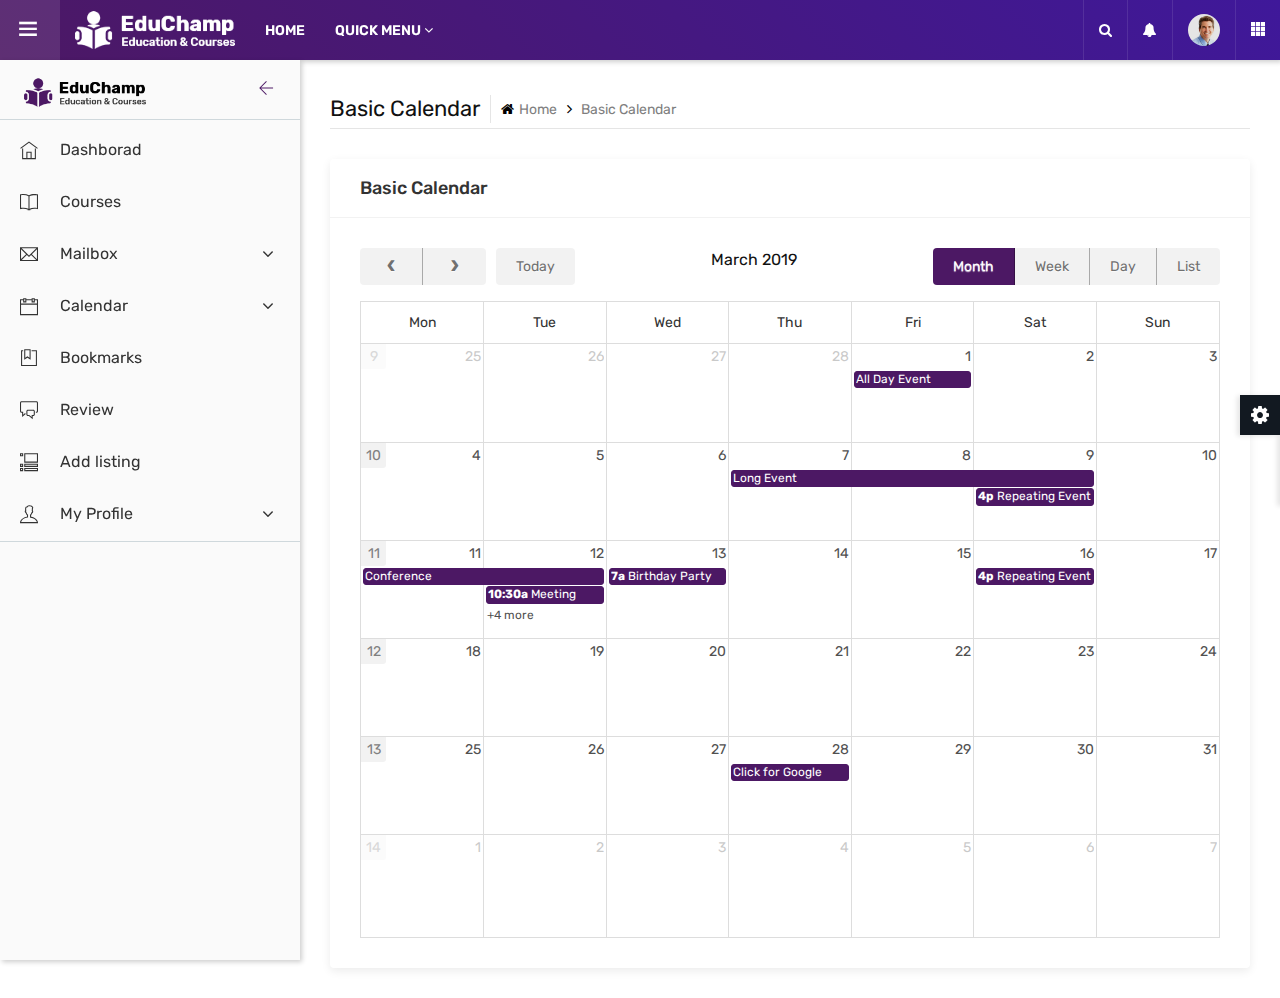
<file: admin/basic-calendar.html>
<!DOCTYPE html>
<html lang="en">

<!-- Mirrored from educhamp.themetrades.com/demo/admin/basic-calendar.html by HTTrack Website Copier/3.x [XR&CO'2014], Fri, 22 Feb 2019 13:11:35 GMT -->
<head>

	<!-- META ============================================= -->
	<meta charset="utf-8">
	<meta http-equiv="X-UA-Compatible" content="IE=edge">
	<meta name="keywords" content="" />
	<meta name="author" content="" />
	<meta name="robots" content="" />
	
	<!-- DESCRIPTION -->
	<meta name="description" content="EduChamp : Education HTML Template" />
	
	<!-- OG -->
	<meta property="og:title" content="EduChamp : Education HTML Template" />
	<meta property="og:description" content="EduChamp : Education HTML Template" />
	<meta property="og:image" content="" />
	<meta name="format-detection" content="telephone=no">
	
	<!-- FAVICONS ICON ============================================= -->
	<link rel="icon" href="../error-404.html" type="image/x-icon" />
	<link rel="shortcut icon" type="image/x-icon" href="assets/images/favicon.png" />
	
	<!-- PAGE TITLE HERE ============================================= -->
	<title>EduChamp : Education HTML Template </title>
	
	<!-- MOBILE SPECIFIC ============================================= -->
	<meta name="viewport" content="width=device-width, initial-scale=1">
	
	<!--[if lt IE 9]>
	<script src="assets/js/html5shiv.min.js"></script>
	<script src="assets/js/respond.min.js"></script>
	<![endif]-->
	
	<!-- All PLUGINS CSS ============================================= -->
	<link rel="stylesheet" type="text/css" href="assets/css/assets.css">
	<link rel="stylesheet" type="text/css" href="assets/vendors/calendar/fullcalendar.css">
	
	<!-- TYPOGRAPHY ============================================= -->
	<link rel="stylesheet" type="text/css" href="assets/css/typography.css">
	
	<!-- SHORTCODES ============================================= -->
	<link rel="stylesheet" type="text/css" href="assets/css/shortcodes/shortcodes.css">
	
	<!-- STYLESHEETS ============================================= -->
	<link rel="stylesheet" type="text/css" href="assets/css/style.css">
	<link rel="stylesheet" type="text/css" href="assets/css/dashboard.css">
	<link class="skin" rel="stylesheet" type="text/css" href="assets/css/color/color-1.css">
	
</head>
<body class="ttr-opened-sidebar ttr-pinned-sidebar">
	
	<!-- header start -->
	<header class="ttr-header">
		<div class="ttr-header-wrapper">
			<!--sidebar menu toggler start -->
			<div class="ttr-toggle-sidebar ttr-material-button">
				<i class="ti-close ttr-open-icon"></i>
				<i class="ti-menu ttr-close-icon"></i>
			</div>
			<!--sidebar menu toggler end -->
			<!--logo start -->
			<div class="ttr-logo-box">
				<div>
					<a href="index.html" class="ttr-logo">
						<img alt="" class="ttr-logo-mobile" src="assets/images/logo-mobile.png" width="30" height="30">
						<img alt="" class="ttr-logo-desktop" src="assets/images/logo-white.png" width="160" height="27">
					</a>
				</div>
			</div>
			<!--logo end -->
			<div class="ttr-header-menu">
				<!-- header left menu start -->
				<ul class="ttr-header-navigation">
					<li>
						<a href="../index.html" class="ttr-material-button ttr-submenu-toggle">HOME</a>
					</li>
					<li>
						<a href="#" class="ttr-material-button ttr-submenu-toggle">QUICK MENU <i class="fa fa-angle-down"></i></a>
						<div class="ttr-header-submenu">
							<ul>
								<li><a href="../courses.html">Our Courses</a></li>
								<li><a href="../event.html">New Event</a></li>
								<li><a href="../membership.html">Membership</a></li>
							</ul>
						</div>
					</li>
				</ul>
				<!-- header left menu end -->
			</div>
			<div class="ttr-header-right ttr-with-seperator">
				<!-- header right menu start -->
				<ul class="ttr-header-navigation">
					<li>
						<a href="#" class="ttr-material-button ttr-search-toggle"><i class="fa fa-search"></i></a>
					</li>
					<li>
						<a href="#" class="ttr-material-button ttr-submenu-toggle"><i class="fa fa-bell"></i></a>
						<div class="ttr-header-submenu noti-menu">
							<div class="ttr-notify-header">
								<span class="ttr-notify-text-top">9 New</span>
								<span class="ttr-notify-text">User Notifications</span>
							</div>
							<div class="noti-box-list">
								<ul>
									<li>
										<span class="notification-icon dashbg-gray">
											<i class="fa fa-check"></i>
										</span>
										<span class="notification-text">
											<span>Sneha Jogi</span> sent you a message.
										</span>
										<span class="notification-time">
											<a href="#" class="fa fa-close"></a>
											<span> 02:14</span>
										</span>
									</li>
									<li>
										<span class="notification-icon dashbg-yellow">
											<i class="fa fa-shopping-cart"></i>
										</span>
										<span class="notification-text">
											<a href="#">Your order is placed</a> sent you a message.
										</span>
										<span class="notification-time">
											<a href="#" class="fa fa-close"></a>
											<span> 7 Min</span>
										</span>
									</li>
									<li>
										<span class="notification-icon dashbg-red">
											<i class="fa fa-bullhorn"></i>
										</span>
										<span class="notification-text">
											<span>Your item is shipped</span> sent you a message.
										</span>
										<span class="notification-time">
											<a href="#" class="fa fa-close"></a>
											<span> 2 May</span>
										</span>
									</li>
									<li>
										<span class="notification-icon dashbg-green">
											<i class="fa fa-comments-o"></i>
										</span>
										<span class="notification-text">
											<a href="#">Sneha Jogi</a> sent you a message.
										</span>
										<span class="notification-time">
											<a href="#" class="fa fa-close"></a>
											<span> 14 July</span>
										</span>
									</li>
									<li>
										<span class="notification-icon dashbg-primary">
											<i class="fa fa-file-word-o"></i>
										</span>
										<span class="notification-text">
											<span>Sneha Jogi</span> sent you a message.
										</span>
										<span class="notification-time">
											<a href="#" class="fa fa-close"></a>
											<span> 15 Min</span>
										</span>
									</li>
								</ul>
							</div>
						</div>
					</li>
					<li>
						<a href="#" class="ttr-material-button ttr-submenu-toggle"><span class="ttr-user-avatar"><img alt="" src="assets/images/testimonials/pic3.jpg" width="32" height="32"></span></a>
						<div class="ttr-header-submenu">
							<ul>
								<li><a href="user-profile.html">My profile</a></li>
								<li><a href="list-view-calendar.html">Activity</a></li>
								<li><a href="mailbox.html">Messages</a></li>
								<li><a href="../login.html">Logout</a></li>
							</ul>
						</div>
					</li>
					<li class="ttr-hide-on-mobile">
						<a href="#" class="ttr-material-button"><i class="ti-layout-grid3-alt"></i></a>
						<div class="ttr-header-submenu ttr-extra-menu">
							<a href="#">
								<i class="fa fa-music"></i>
								<span>Musics</span>
							</a>
							<a href="#">
								<i class="fa fa-youtube-play"></i>
								<span>Videos</span>
							</a>
							<a href="#">
								<i class="fa fa-envelope"></i>
								<span>Emails</span>
							</a>
							<a href="#">
								<i class="fa fa-book"></i>
								<span>Reports</span>
							</a>
							<a href="#">
								<i class="fa fa-smile-o"></i>
								<span>Persons</span>
							</a>
							<a href="#">
								<i class="fa fa-picture-o"></i>
								<span>Pictures</span>
							</a>
						</div>
					</li>
				</ul>
				<!-- header right menu end -->
			</div>
			<!--header search panel start -->
			<div class="ttr-search-bar">
				<form class="ttr-search-form">
					<div class="ttr-search-input-wrapper">
						<input type="text" name="qq" placeholder="search something..." class="ttr-search-input">
						<button type="submit" name="search" class="ttr-search-submit"><i class="ti-arrow-right"></i></button>
					</div>
					<span class="ttr-search-close ttr-search-toggle">
						<i class="ti-close"></i>
					</span>
				</form>
			</div>
			<!--header search panel end -->
		</div>
	</header>
	<!-- header end -->
	<!-- Left sidebar menu start -->
	<div class="ttr-sidebar">
		<div class="ttr-sidebar-wrapper content-scroll">
			<!-- side menu logo start -->
			<div class="ttr-sidebar-logo">
				<a href="#"><img alt="" src="assets/images/logo.png" width="122" height="27"></a>
				<!-- <div class="ttr-sidebar-pin-button" title="Pin/Unpin Menu">
					<i class="material-icons ttr-fixed-icon">gps_fixed</i>
					<i class="material-icons ttr-not-fixed-icon">gps_not_fixed</i>
				</div> -->
				<div class="ttr-sidebar-toggle-button">
					<i class="ti-arrow-left"></i>
				</div>
			</div>
			<!-- side menu logo end -->
			<!-- sidebar menu start -->
			<nav class="ttr-sidebar-navi">
				<ul>
					<li>
						<a href="index.html" class="ttr-material-button">
							<span class="ttr-icon"><i class="ti-home"></i></span>
		                	<span class="ttr-label">Dashborad</span>
		                </a>
		            </li>
					<li>
						<a href="courses.html" class="ttr-material-button">
							<span class="ttr-icon"><i class="ti-book"></i></span>
		                	<span class="ttr-label">Courses</span>
		                </a>
		            </li>
					<li>
						<a href="#" class="ttr-material-button">
							<span class="ttr-icon"><i class="ti-email"></i></span>
		                	<span class="ttr-label">Mailbox</span>
		                	<span class="ttr-arrow-icon"><i class="fa fa-angle-down"></i></span>
		                </a>
		                <ul>
		                	<li>
		                		<a href="mailbox.html" class="ttr-material-button"><span class="ttr-label">Mail Box</span></a>
		                	</li>
		                	<li>
		                		<a href="mailbox-compose.html" class="ttr-material-button"><span class="ttr-label">Compose</span></a>
		                	</li>
							<li>
		                		<a href="mailbox-read.html" class="ttr-material-button"><span class="ttr-label">Mail Read</span></a>
		                	</li>
		                </ul>
		            </li>
					<li>
						<a href="#" class="ttr-material-button">
							<span class="ttr-icon"><i class="ti-calendar"></i></span>
		                	<span class="ttr-label">Calendar</span>
		                	<span class="ttr-arrow-icon"><i class="fa fa-angle-down"></i></span>
		                </a>
		                <ul>
		                	<li>
		                		<a href="basic-calendar.html" class="ttr-material-button"><span class="ttr-label">Basic Calendar</span></a>
		                	</li>
		                	<li>
		                		<a href="list-view-calendar.html" class="ttr-material-button"><span class="ttr-label">List View</span></a>
		                	</li>
		                </ul>
		            </li>
					<li>
						<a href="bookmark.html" class="ttr-material-button">
							<span class="ttr-icon"><i class="ti-bookmark-alt"></i></span>
		                	<span class="ttr-label">Bookmarks</span>
		                </a>
		            </li>
					<li>
						<a href="review.html" class="ttr-material-button">
							<span class="ttr-icon"><i class="ti-comments"></i></span>
		                	<span class="ttr-label">Review</span>
		                </a>
		            </li>
					<li>
						<a href="add-listing.html" class="ttr-material-button">
							<span class="ttr-icon"><i class="ti-layout-accordion-list"></i></span>
		                	<span class="ttr-label">Add listing</span>
		                </a>
		            </li>
					<li>
						<a href="#" class="ttr-material-button">
							<span class="ttr-icon"><i class="ti-user"></i></span>
		                	<span class="ttr-label">My Profile</span>
		                	<span class="ttr-arrow-icon"><i class="fa fa-angle-down"></i></span>
		                </a>
		                <ul>
		                	<li>
		                		<a href="user-profile.html" class="ttr-material-button"><span class="ttr-label">User Profile</span></a>
		                	</li>
		                	<li>
		                		<a href="teacher-profile.html" class="ttr-material-button"><span class="ttr-label">Teacher Profile</span></a>
		                	</li>
		                </ul>
		            </li>
		            <li class="ttr-seperate"></li>
				</ul>
				<!-- sidebar menu end -->
			</nav>
			<!-- sidebar menu end -->
		</div>
	</div>
	<!-- Left sidebar menu end -->

	<!--Main container start -->
	<main class="ttr-wrapper">
		<div class="container-fluid">
			<div class="db-breadcrumb">
				<h4 class="breadcrumb-title">Basic Calendar</h4>
				<ul class="db-breadcrumb-list">
					<li><a href="#"><i class="fa fa-home"></i>Home</a></li>
					<li>Basic Calendar</li>
				</ul>
			</div>	
			<div class="row">
				<!-- Your Profile Views Chart -->
				<div class="col-lg-12 m-b30">
					<div class="widget-box">
						<div class="wc-title">
							<h4>Basic Calendar</h4>
						</div>
						<div class="widget-inner">
							<div id="calendar"></div>
						</div>
					</div>
				</div>
				<!-- Your Profile Views Chart END-->
			</div>
		</div>
	</main>
	<div class="ttr-overlay"></div>

<!-- External JavaScripts -->
<script src="assets/js/jquery.min.js"></script>
<script src="assets/vendors/bootstrap/js/popper.min.js"></script>
<script src="assets/vendors/bootstrap/js/bootstrap.min.js"></script>
<script src="assets/vendors/bootstrap-select/bootstrap-select.min.js"></script>
<script src="assets/vendors/bootstrap-touchspin/jquery.bootstrap-touchspin.js"></script>
<script src="assets/vendors/magnific-popup/magnific-popup.js"></script>
<script src="assets/vendors/counter/waypoints-min.js"></script>
<script src="assets/vendors/counter/counterup.min.js"></script>
<script src="assets/vendors/imagesloaded/imagesloaded.js"></script>
<script src="assets/vendors/masonry/masonry.js"></script>
<script src="assets/vendors/masonry/filter.js"></script>
<script src="assets/vendors/owl-carousel/owl.carousel.js"></script>
<script src='assets/vendors/scroll/scrollbar.min.js'></script>
<script src="assets/js/functions.js"></script>
<script src="assets/vendors/chart/chart.min.js"></script>
<script src="assets/js/admin.js"></script>
<script src='assets/vendors/calendar/moment.min.js'></script>
<script src='assets/vendors/calendar/fullcalendar.js'></script>
<script src='assets/vendors/switcher/switcher.js'></script>
<script>

  $(document).ready(function() {

    $('#calendar').fullCalendar({
      header: {
        left: 'prev,next today',
        center: 'title',
        right: 'month,agendaWeek,agendaDay,listWeek'
      },
      defaultDate: '2019-03-12',
      navLinks: true, // can click day/week names to navigate views

      weekNumbers: true,
      weekNumbersWithinDays: true,
      weekNumberCalculation: 'ISO',

      editable: true,
      eventLimit: true, // allow "more" link when too many events
      events: [
        {
          title: 'All Day Event',
          start: '2019-03-01'
        },
        {
          title: 'Long Event',
          start: '2019-03-07',
          end: '2019-03-10'
        },
        {
          id: 999,
          title: 'Repeating Event',
          start: '2019-03-09T16:00:00'
        },
        {
          id: 999,
          title: 'Repeating Event',
          start: '2019-03-16T16:00:00'
        },
        {
          title: 'Conference',
          start: '2019-03-11',
          end: '2019-03-13'
        },
        {
          title: 'Meeting',
          start: '2019-03-12T10:30:00',
          end: '2019-03-12T12:30:00'
        },
        {
          title: 'Lunch',
          start: '2019-03-12T12:00:00'
        },
        {
          title: 'Meeting',
          start: '2019-03-12T14:30:00'
        },
        {
          title: 'Happy Hour',
          start: '2019-03-12T17:30:00'
        },
        {
          title: 'Dinner',
          start: '2019-03-12T20:00:00'
        },
        {
          title: 'Birthday Party',
          start: '2019-03-13T07:00:00'
        },
        {
          title: 'Click for Google',
          url: 'http://google.com/',
          start: '2019-03-28'
        }
      ]
    });

  });

</script>
</body>

<!-- Mirrored from educhamp.themetrades.com/demo/admin/basic-calendar.html by HTTrack Website Copier/3.x [XR&CO'2014], Fri, 22 Feb 2019 13:11:35 GMT -->
</html>
</file>
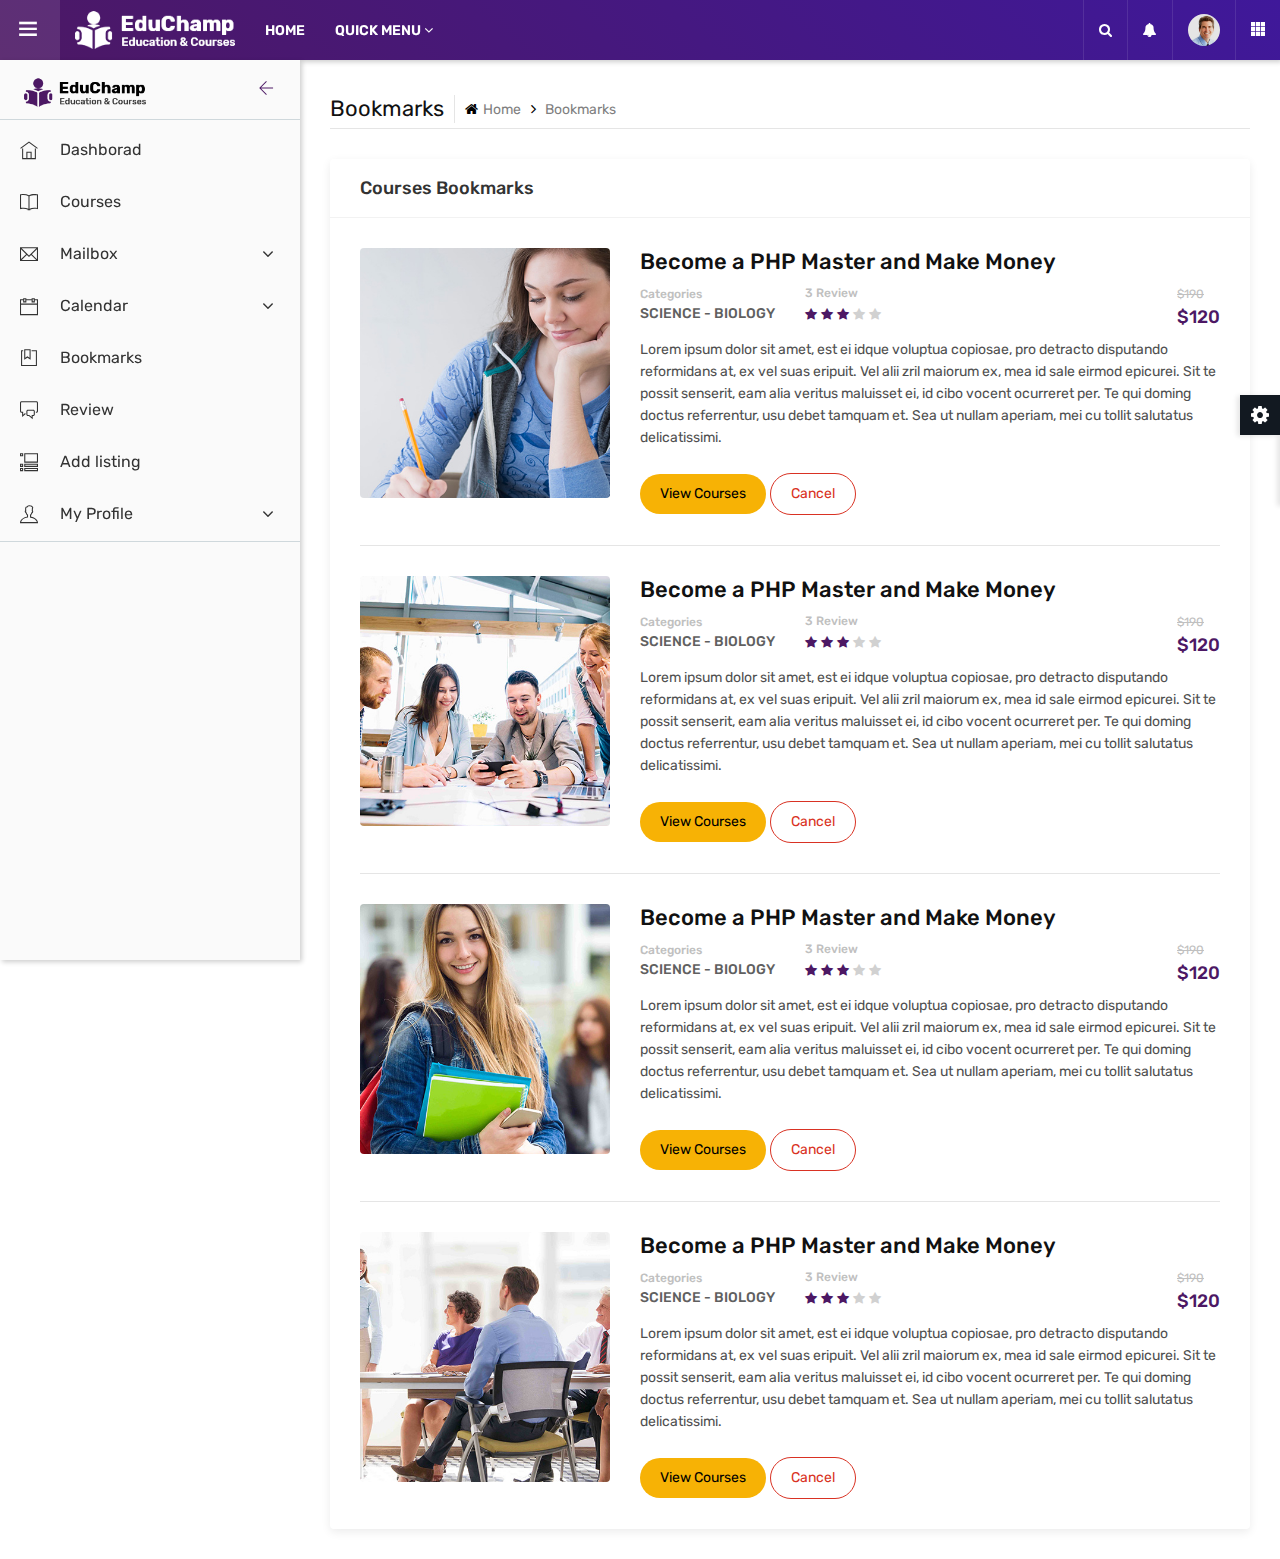
<file: admin/bookmark.html>
<!DOCTYPE html>
<html lang="en">

<!-- Mirrored from educhamp.themetrades.com/demo/admin/bookmark.html by HTTrack Website Copier/3.x [XR&CO'2014], Fri, 22 Feb 2019 13:09:05 GMT -->
<head>

	<!-- META ============================================= -->
	<meta charset="utf-8">
	<meta http-equiv="X-UA-Compatible" content="IE=edge">
	<meta name="keywords" content="" />
	<meta name="author" content="" />
	<meta name="robots" content="" />
	
	<!-- DESCRIPTION -->
	<meta name="description" content="EduChamp : Education HTML Template" />
	
	<!-- OG -->
	<meta property="og:title" content="EduChamp : Education HTML Template" />
	<meta property="og:description" content="EduChamp : Education HTML Template" />
	<meta property="og:image" content="" />
	<meta name="format-detection" content="telephone=no">
	
	<!-- FAVICONS ICON ============================================= -->
	<link rel="icon" href="../error-404.html" type="image/x-icon" />
	<link rel="shortcut icon" type="image/x-icon" href="assets/images/favicon.png" />
	
	<!-- PAGE TITLE HERE ============================================= -->
	<title>EduChamp : Education HTML Template </title>
	
	<!-- MOBILE SPECIFIC ============================================= -->
	<meta name="viewport" content="width=device-width, initial-scale=1">
	
	<!--[if lt IE 9]>
	<script src="assets/js/html5shiv.min.js"></script>
	<script src="assets/js/respond.min.js"></script>
	<![endif]-->
	
	<!-- All PLUGINS CSS ============================================= -->
	<link rel="stylesheet" type="text/css" href="assets/css/assets.css">
	<link rel="stylesheet" type="text/css" href="assets/vendors/calendar/fullcalendar.css">
	
	<!-- TYPOGRAPHY ============================================= -->
	<link rel="stylesheet" type="text/css" href="assets/css/typography.css">
	
	<!-- SHORTCODES ============================================= -->
	<link rel="stylesheet" type="text/css" href="assets/css/shortcodes/shortcodes.css">
	
	<!-- STYLESHEETS ============================================= -->
	<link rel="stylesheet" type="text/css" href="assets/css/style.css">
	<link rel="stylesheet" type="text/css" href="assets/css/dashboard.css">
	<link class="skin" rel="stylesheet" type="text/css" href="assets/css/color/color-1.css">
	
</head>
<body class="ttr-opened-sidebar ttr-pinned-sidebar">
	
	<!-- header start -->
	<header class="ttr-header">
		<div class="ttr-header-wrapper">
			<!--sidebar menu toggler start -->
			<div class="ttr-toggle-sidebar ttr-material-button">
				<i class="ti-close ttr-open-icon"></i>
				<i class="ti-menu ttr-close-icon"></i>
			</div>
			<!--sidebar menu toggler end -->
			<!--logo start -->
			<div class="ttr-logo-box">
				<div>
					<a href="index.html" class="ttr-logo">
						<img alt="" class="ttr-logo-mobile" src="assets/images/logo-mobile.png" width="30" height="30">
						<img alt="" class="ttr-logo-desktop" src="assets/images/logo-white.png" width="160" height="27">
					</a>
				</div>
			</div>
			<!--logo end -->
			<div class="ttr-header-menu">
				<!-- header left menu start -->
				<ul class="ttr-header-navigation">
					<li>
						<a href="../index.html" class="ttr-material-button ttr-submenu-toggle">HOME</a>
					</li>
					<li>
						<a href="#" class="ttr-material-button ttr-submenu-toggle">QUICK MENU <i class="fa fa-angle-down"></i></a>
						<div class="ttr-header-submenu">
							<ul>
								<li><a href="../courses.html">Our Courses</a></li>
								<li><a href="../event.html">New Event</a></li>
								<li><a href="../membership.html">Membership</a></li>
							</ul>
						</div>
					</li>
				</ul>
				<!-- header left menu end -->
			</div>
			<div class="ttr-header-right ttr-with-seperator">
				<!-- header right menu start -->
				<ul class="ttr-header-navigation">
					<li>
						<a href="#" class="ttr-material-button ttr-search-toggle"><i class="fa fa-search"></i></a>
					</li>
					<li>
						<a href="#" class="ttr-material-button ttr-submenu-toggle"><i class="fa fa-bell"></i></a>
						<div class="ttr-header-submenu noti-menu">
							<div class="ttr-notify-header">
								<span class="ttr-notify-text-top">9 New</span>
								<span class="ttr-notify-text">User Notifications</span>
							</div>
							<div class="noti-box-list">
								<ul>
									<li>
										<span class="notification-icon dashbg-gray">
											<i class="fa fa-check"></i>
										</span>
										<span class="notification-text">
											<span>Sneha Jogi</span> sent you a message.
										</span>
										<span class="notification-time">
											<a href="#" class="fa fa-close"></a>
											<span> 02:14</span>
										</span>
									</li>
									<li>
										<span class="notification-icon dashbg-yellow">
											<i class="fa fa-shopping-cart"></i>
										</span>
										<span class="notification-text">
											<a href="#">Your order is placed</a> sent you a message.
										</span>
										<span class="notification-time">
											<a href="#" class="fa fa-close"></a>
											<span> 7 Min</span>
										</span>
									</li>
									<li>
										<span class="notification-icon dashbg-red">
											<i class="fa fa-bullhorn"></i>
										</span>
										<span class="notification-text">
											<span>Your item is shipped</span> sent you a message.
										</span>
										<span class="notification-time">
											<a href="#" class="fa fa-close"></a>
											<span> 2 May</span>
										</span>
									</li>
									<li>
										<span class="notification-icon dashbg-green">
											<i class="fa fa-comments-o"></i>
										</span>
										<span class="notification-text">
											<a href="#">Sneha Jogi</a> sent you a message.
										</span>
										<span class="notification-time">
											<a href="#" class="fa fa-close"></a>
											<span> 14 July</span>
										</span>
									</li>
									<li>
										<span class="notification-icon dashbg-primary">
											<i class="fa fa-file-word-o"></i>
										</span>
										<span class="notification-text">
											<span>Sneha Jogi</span> sent you a message.
										</span>
										<span class="notification-time">
											<a href="#" class="fa fa-close"></a>
											<span> 15 Min</span>
										</span>
									</li>
								</ul>
							</div>
						</div>
					</li>
					<li>
						<a href="#" class="ttr-material-button ttr-submenu-toggle"><span class="ttr-user-avatar"><img alt="" src="assets/images/testimonials/pic3.jpg" width="32" height="32"></span></a>
						<div class="ttr-header-submenu">
							<ul>
								<li><a href="user-profile.html">My profile</a></li>
								<li><a href="list-view-calendar.html">Activity</a></li>
								<li><a href="mailbox.html">Messages</a></li>
								<li><a href="../login.html">Logout</a></li>
							</ul>
						</div>
					</li>
					<li class="ttr-hide-on-mobile">
						<a href="#" class="ttr-material-button"><i class="ti-layout-grid3-alt"></i></a>
						<div class="ttr-header-submenu ttr-extra-menu">
							<a href="#">
								<i class="fa fa-music"></i>
								<span>Musics</span>
							</a>
							<a href="#">
								<i class="fa fa-youtube-play"></i>
								<span>Videos</span>
							</a>
							<a href="#">
								<i class="fa fa-envelope"></i>
								<span>Emails</span>
							</a>
							<a href="#">
								<i class="fa fa-book"></i>
								<span>Reports</span>
							</a>
							<a href="#">
								<i class="fa fa-smile-o"></i>
								<span>Persons</span>
							</a>
							<a href="#">
								<i class="fa fa-picture-o"></i>
								<span>Pictures</span>
							</a>
						</div>
					</li>
				</ul>
				<!-- header right menu end -->
			</div>
			<!--header search panel start -->
			<div class="ttr-search-bar">
				<form class="ttr-search-form">
					<div class="ttr-search-input-wrapper">
						<input type="text" name="qq" placeholder="search something..." class="ttr-search-input">
						<button type="submit" name="search" class="ttr-search-submit"><i class="ti-arrow-right"></i></button>
					</div>
					<span class="ttr-search-close ttr-search-toggle">
						<i class="ti-close"></i>
					</span>
				</form>
			</div>
			<!--header search panel end -->
		</div>
	</header>
	<!-- header end -->
	<!-- Left sidebar menu start -->
	<div class="ttr-sidebar">
		<div class="ttr-sidebar-wrapper content-scroll">
			<!-- side menu logo start -->
			<div class="ttr-sidebar-logo">
				<a href="#"><img alt="" src="assets/images/logo.png" width="122" height="27"></a>
				<!-- <div class="ttr-sidebar-pin-button" title="Pin/Unpin Menu">
					<i class="material-icons ttr-fixed-icon">gps_fixed</i>
					<i class="material-icons ttr-not-fixed-icon">gps_not_fixed</i>
				</div> -->
				<div class="ttr-sidebar-toggle-button">
					<i class="ti-arrow-left"></i>
				</div>
			</div>
			<!-- side menu logo end -->
			<!-- sidebar menu start -->
			<nav class="ttr-sidebar-navi">
				<ul>
					<li>
						<a href="index.html" class="ttr-material-button">
							<span class="ttr-icon"><i class="ti-home"></i></span>
		                	<span class="ttr-label">Dashborad</span>
		                </a>
		            </li>
					<li>
						<a href="courses.html" class="ttr-material-button">
							<span class="ttr-icon"><i class="ti-book"></i></span>
		                	<span class="ttr-label">Courses</span>
		                </a>
		            </li>
					<li>
						<a href="#" class="ttr-material-button">
							<span class="ttr-icon"><i class="ti-email"></i></span>
		                	<span class="ttr-label">Mailbox</span>
		                	<span class="ttr-arrow-icon"><i class="fa fa-angle-down"></i></span>
		                </a>
		                <ul>
		                	<li>
		                		<a href="mailbox.html" class="ttr-material-button"><span class="ttr-label">Mail Box</span></a>
		                	</li>
		                	<li>
		                		<a href="mailbox-compose.html" class="ttr-material-button"><span class="ttr-label">Compose</span></a>
		                	</li>
							<li>
		                		<a href="mailbox-read.html" class="ttr-material-button"><span class="ttr-label">Mail Read</span></a>
		                	</li>
		                </ul>
		            </li>
					<li>
						<a href="#" class="ttr-material-button">
							<span class="ttr-icon"><i class="ti-calendar"></i></span>
		                	<span class="ttr-label">Calendar</span>
		                	<span class="ttr-arrow-icon"><i class="fa fa-angle-down"></i></span>
		                </a>
		                <ul>
		                	<li>
		                		<a href="basic-calendar.html" class="ttr-material-button"><span class="ttr-label">Basic Calendar</span></a>
		                	</li>
		                	<li>
		                		<a href="list-view-calendar.html" class="ttr-material-button"><span class="ttr-label">List View</span></a>
		                	</li>
		                </ul>
		            </li>
					<li>
						<a href="bookmark.html" class="ttr-material-button">
							<span class="ttr-icon"><i class="ti-bookmark-alt"></i></span>
		                	<span class="ttr-label">Bookmarks</span>
		                </a>
		            </li>
					<li>
						<a href="review.html" class="ttr-material-button">
							<span class="ttr-icon"><i class="ti-comments"></i></span>
		                	<span class="ttr-label">Review</span>
		                </a>
		            </li>
					<li>
						<a href="add-listing.html" class="ttr-material-button">
							<span class="ttr-icon"><i class="ti-layout-accordion-list"></i></span>
		                	<span class="ttr-label">Add listing</span>
		                </a>
		            </li>
					<li>
						<a href="#" class="ttr-material-button">
							<span class="ttr-icon"><i class="ti-user"></i></span>
		                	<span class="ttr-label">My Profile</span>
		                	<span class="ttr-arrow-icon"><i class="fa fa-angle-down"></i></span>
		                </a>
		                <ul>
		                	<li>
		                		<a href="user-profile.html" class="ttr-material-button"><span class="ttr-label">User Profile</span></a>
		                	</li>
		                	<li>
		                		<a href="teacher-profile.html" class="ttr-material-button"><span class="ttr-label">Teacher Profile</span></a>
		                	</li>
		                </ul>
		            </li>
		            <li class="ttr-seperate"></li>
				</ul>
				<!-- sidebar menu end -->
			</nav>
			<!-- sidebar menu end -->
		</div>
	</div>
	<!-- Left sidebar menu end -->

	<!--Main container start -->
	<main class="ttr-wrapper">
		<div class="container-fluid">
			<div class="db-breadcrumb">
				<h4 class="breadcrumb-title">Bookmarks</h4>
				<ul class="db-breadcrumb-list">
					<li><a href="#"><i class="fa fa-home"></i>Home</a></li>
					<li>Bookmarks</li>
				</ul>
			</div>	
			<div class="row">
				<!-- Your Profile Views Chart -->
				<div class="col-lg-12 m-b30">
					<div class="widget-box">
						<div class="wc-title">
							<h4>Courses Bookmarks</h4>
						</div>
						<div class="widget-inner">
							<div class="card-courses-list bookmarks-bx">
								<div class="card-courses-media">
									<img src="assets/images/courses/pic6.jpg" alt=""/>
								</div>
								<div class="card-courses-full-dec">
									<div class="card-courses-title">
										<h4 class="m-b5">Become a PHP Master and Make Money</h4>
									</div>
									<div class="card-courses-list-bx">
										<ul class="card-courses-view">
											<li class="card-courses-categories">
												<h5>Categories</h5>
												<h4>Science - Biology</h4>
											</li>
											<li class="card-courses-review">
												<h5>3 Review</h5>
												<ul class="cours-star">
													<li class="active"><i class="fa fa-star"></i></li>
													<li class="active"><i class="fa fa-star"></i></li>
													<li class="active"><i class="fa fa-star"></i></li>
													<li><i class="fa fa-star"></i></li>
													<li><i class="fa fa-star"></i></li>
												</ul>
											</li>
											<li class="card-courses-price">
												<del>$190</del>
												<h5 class="text-primary m-b0">$120</h5>
											</li>
										</ul>
									</div>
									<div class="row card-courses-dec">
										<div class="col-md-12">
											<p>Lorem ipsum dolor sit amet, est ei idque voluptua copiosae, pro detracto disputando reformidans at, ex vel suas eripuit. Vel alii zril maiorum ex, mea id sale eirmod epicurei. Sit te possit senserit, eam alia veritus maluisset ei, id cibo vocent ocurreret per. Te qui doming doctus referrentur, usu debet tamquam et. Sea ut nullam aperiam, mei cu tollit salutatus delicatissimi. </p>	
										</div>
										<div class="col-md-12">
											<a href="#" class="btn radius-xl">View Courses</a>
											<a href="#" class="btn red outline radius-xl ">Cancel</a>
										</div>
									</div>
									
								</div>
							</div>
							<div class="card-courses-list bookmarks-bx">
								<div class="card-courses-media">
									<img src="assets/images/courses/pic7.jpg" alt=""/>
								</div>
								<div class="card-courses-full-dec">
									<div class="card-courses-title">
										<h4 class="m-b5">Become a PHP Master and Make Money</h4>
									</div>
									<div class="card-courses-list-bx">
										<ul class="card-courses-view">
											<li class="card-courses-categories">
												<h5>Categories</h5>
												<h4>Science - Biology</h4>
											</li>
											<li class="card-courses-review">
												<h5>3 Review</h5>
												<ul class="cours-star">
													<li class="active"><i class="fa fa-star"></i></li>
													<li class="active"><i class="fa fa-star"></i></li>
													<li class="active"><i class="fa fa-star"></i></li>
													<li><i class="fa fa-star"></i></li>
													<li><i class="fa fa-star"></i></li>
												</ul>
											</li>
											<li class="card-courses-price">
												<del>$190</del>
												<h5 class="text-primary m-b0">$120</h5>
											</li>
										</ul>
									</div>
									<div class="row card-courses-dec">
										<div class="col-md-12">
											<p>Lorem ipsum dolor sit amet, est ei idque voluptua copiosae, pro detracto disputando reformidans at, ex vel suas eripuit. Vel alii zril maiorum ex, mea id sale eirmod epicurei. Sit te possit senserit, eam alia veritus maluisset ei, id cibo vocent ocurreret per. Te qui doming doctus referrentur, usu debet tamquam et. Sea ut nullam aperiam, mei cu tollit salutatus delicatissimi. </p>	
										</div>
										<div class="col-md-12">
											<a href="#" class="btn radius-xl">View Courses</a>
											<a href="#" class="btn red outline radius-xl ">Cancel</a>
										</div>
									</div>
									
								</div>
							</div>
							<div class="card-courses-list bookmarks-bx">
								<div class="card-courses-media">
									<img src="assets/images/courses/pic8.jpg" alt=""/>
								</div>
								<div class="card-courses-full-dec">
									<div class="card-courses-title">
										<h4 class="m-b5">Become a PHP Master and Make Money</h4>
									</div>
									<div class="card-courses-list-bx">
										<ul class="card-courses-view">
											<li class="card-courses-categories">
												<h5>Categories</h5>
												<h4>Science - Biology</h4>
											</li>
											<li class="card-courses-review">
												<h5>3 Review</h5>
												<ul class="cours-star">
													<li class="active"><i class="fa fa-star"></i></li>
													<li class="active"><i class="fa fa-star"></i></li>
													<li class="active"><i class="fa fa-star"></i></li>
													<li><i class="fa fa-star"></i></li>
													<li><i class="fa fa-star"></i></li>
												</ul>
											</li>
											<li class="card-courses-price">
												<del>$190</del>
												<h5 class="text-primary m-b0">$120</h5>
											</li>
										</ul>
									</div>
									<div class="row card-courses-dec">
										<div class="col-md-12">
											<p>Lorem ipsum dolor sit amet, est ei idque voluptua copiosae, pro detracto disputando reformidans at, ex vel suas eripuit. Vel alii zril maiorum ex, mea id sale eirmod epicurei. Sit te possit senserit, eam alia veritus maluisset ei, id cibo vocent ocurreret per. Te qui doming doctus referrentur, usu debet tamquam et. Sea ut nullam aperiam, mei cu tollit salutatus delicatissimi. </p>	
										</div>
										<div class="col-md-12">
											<a href="#" class="btn radius-xl">View Courses</a>
											<a href="#" class="btn red outline radius-xl ">Cancel</a>
										</div>
									</div>
									
								</div>
							</div>
							<div class="card-courses-list bookmarks-bx">
								<div class="card-courses-media">
									<img src="assets/images/courses/pic9.jpg" alt=""/>
								</div>
								<div class="card-courses-full-dec">
									<div class="card-courses-title">
										<h4 class="m-b5">Become a PHP Master and Make Money</h4>
									</div>
									<div class="card-courses-list-bx">
										<ul class="card-courses-view">
											<li class="card-courses-categories">
												<h5>Categories</h5>
												<h4>Science - Biology</h4>
											</li>
											<li class="card-courses-review">
												<h5>3 Review</h5>
												<ul class="cours-star">
													<li class="active"><i class="fa fa-star"></i></li>
													<li class="active"><i class="fa fa-star"></i></li>
													<li class="active"><i class="fa fa-star"></i></li>
													<li><i class="fa fa-star"></i></li>
													<li><i class="fa fa-star"></i></li>
												</ul>
											</li>
											<li class="card-courses-price">
												<del>$190</del>
												<h5 class="text-primary m-b0">$120</h5>
											</li>
										</ul>
									</div>
									<div class="row card-courses-dec">
										<div class="col-md-12">
											<p>Lorem ipsum dolor sit amet, est ei idque voluptua copiosae, pro detracto disputando reformidans at, ex vel suas eripuit. Vel alii zril maiorum ex, mea id sale eirmod epicurei. Sit te possit senserit, eam alia veritus maluisset ei, id cibo vocent ocurreret per. Te qui doming doctus referrentur, usu debet tamquam et. Sea ut nullam aperiam, mei cu tollit salutatus delicatissimi. </p>	
										</div>
										<div class="col-md-12">
											<a href="#" class="btn radius-xl">View Courses</a>
											<a href="#" class="btn red outline radius-xl ">Cancel</a>
										</div>
									</div>
									
								</div>
							</div>
						</div>
					</div>
				</div>
				<!-- Your Profile Views Chart END-->
			</div>
		</div>
	</main>
	<div class="ttr-overlay"></div>

<!-- External JavaScripts -->
<script src="assets/js/jquery.min.js"></script>
<script src="assets/vendors/bootstrap/js/popper.min.js"></script>
<script src="assets/vendors/bootstrap/js/bootstrap.min.js"></script>
<script src="assets/vendors/bootstrap-select/bootstrap-select.min.js"></script>
<script src="assets/vendors/bootstrap-touchspin/jquery.bootstrap-touchspin.js"></script>
<script src="assets/vendors/magnific-popup/magnific-popup.js"></script>
<script src="assets/vendors/counter/waypoints-min.js"></script>
<script src="assets/vendors/counter/counterup.min.js"></script>
<script src="assets/vendors/imagesloaded/imagesloaded.js"></script>
<script src="assets/vendors/masonry/masonry.js"></script>
<script src="assets/vendors/masonry/filter.js"></script>
<script src="assets/vendors/owl-carousel/owl.carousel.js"></script>
<script src='assets/vendors/scroll/scrollbar.min.js'></script>
<script src="assets/js/functions.js"></script>
<script src="assets/vendors/chart/chart.min.js"></script>
<script src="assets/js/admin.js"></script>
<script src='assets/vendors/switcher/switcher.js'></script>
</body>

<!-- Mirrored from educhamp.themetrades.com/demo/admin/bookmark.html by HTTrack Website Copier/3.x [XR&CO'2014], Fri, 22 Feb 2019 13:10:19 GMT -->
</html>
</file>
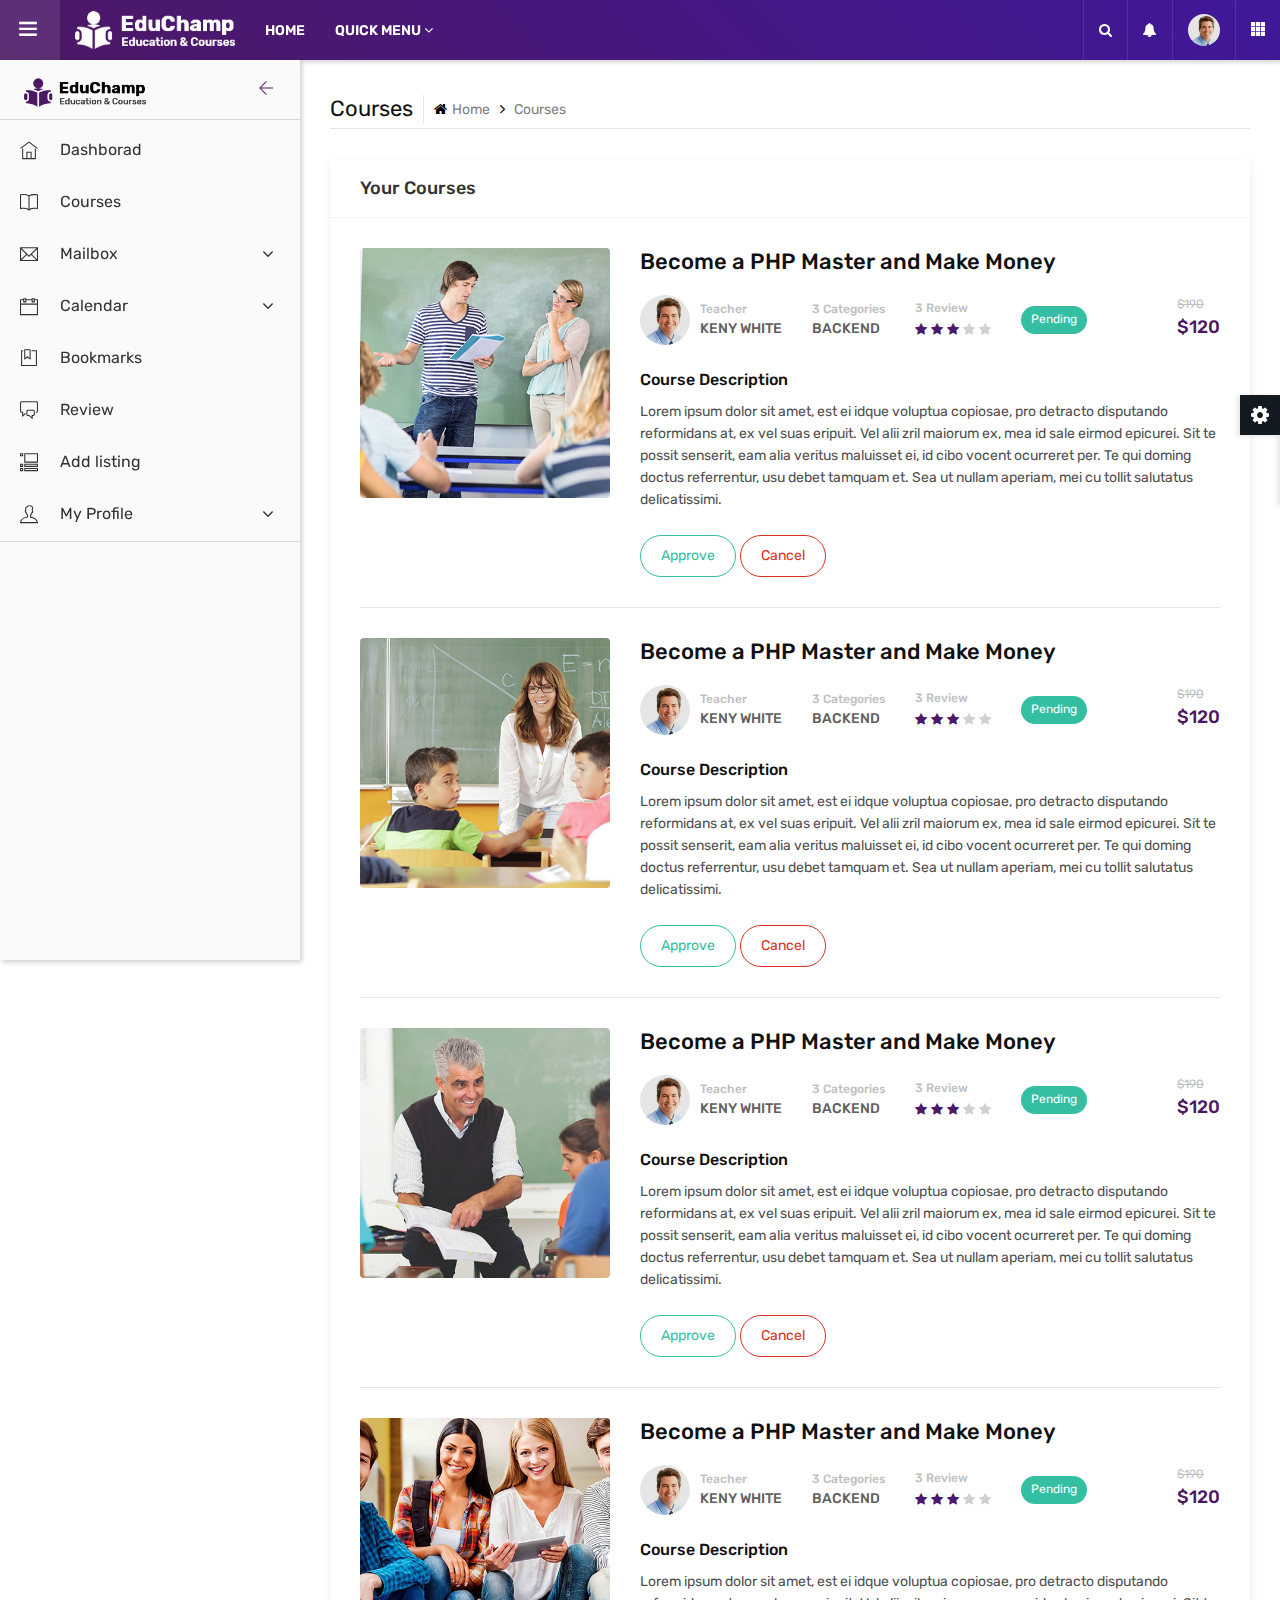
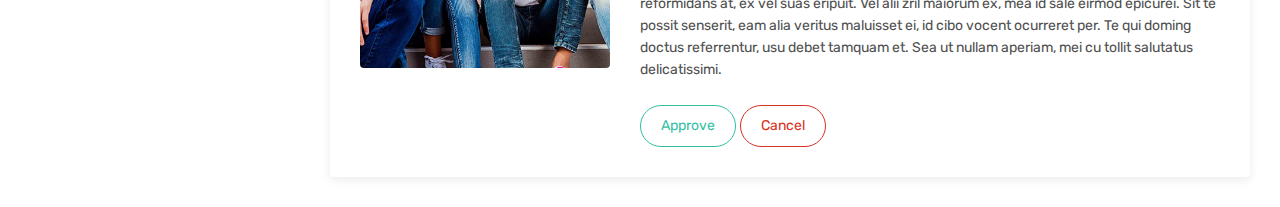
<file: admin/courses.html>
<!DOCTYPE html>
<html lang="en">

<!-- Mirrored from educhamp.themetrades.com/demo/admin/courses.html by HTTrack Website Copier/3.x [XR&CO'2014], Fri, 22 Feb 2019 13:10:19 GMT -->
<head>

	<!-- META ============================================= -->
	<meta charset="utf-8">
	<meta http-equiv="X-UA-Compatible" content="IE=edge">
	<meta name="keywords" content="" />
	<meta name="author" content="" />
	<meta name="robots" content="" />
	
	<!-- DESCRIPTION -->
	<meta name="description" content="EduChamp : Education HTML Template" />
	
	<!-- OG -->
	<meta property="og:title" content="EduChamp : Education HTML Template" />
	<meta property="og:description" content="EduChamp : Education HTML Template" />
	<meta property="og:image" content="" />
	<meta name="format-detection" content="telephone=no">
	
	<!-- FAVICONS ICON ============================================= -->
	<link rel="icon" href="../error-404.html" type="image/x-icon" />
	<link rel="shortcut icon" type="image/x-icon" href="assets/images/favicon.png" />
	
	<!-- PAGE TITLE HERE ============================================= -->
	<title>EduChamp : Education HTML Template </title>
	
	<!-- MOBILE SPECIFIC ============================================= -->
	<meta name="viewport" content="width=device-width, initial-scale=1">
	
	<!--[if lt IE 9]>
	<script src="assets/js/html5shiv.min.js"></script>
	<script src="assets/js/respond.min.js"></script>
	<![endif]-->
	
	<!-- All PLUGINS CSS ============================================= -->
	<link rel="stylesheet" type="text/css" href="assets/css/assets.css">
	<link rel="stylesheet" type="text/css" href="assets/vendors/calendar/fullcalendar.css">
	
	<!-- TYPOGRAPHY ============================================= -->
	<link rel="stylesheet" type="text/css" href="assets/css/typography.css">
	
	<!-- SHORTCODES ============================================= -->
	<link rel="stylesheet" type="text/css" href="assets/css/shortcodes/shortcodes.css">
	
	<!-- STYLESHEETS ============================================= -->
	<link rel="stylesheet" type="text/css" href="assets/css/style.css">
	<link rel="stylesheet" type="text/css" href="assets/css/dashboard.css">
	<link class="skin" rel="stylesheet" type="text/css" href="assets/css/color/color-1.css">
	
</head>
<body class="ttr-opened-sidebar ttr-pinned-sidebar">
	
	<!-- header start -->
	<header class="ttr-header">
		<div class="ttr-header-wrapper">
			<!--sidebar menu toggler start -->
			<div class="ttr-toggle-sidebar ttr-material-button">
				<i class="ti-close ttr-open-icon"></i>
				<i class="ti-menu ttr-close-icon"></i>
			</div>
			<!--sidebar menu toggler end -->
			<!--logo start -->
			<div class="ttr-logo-box">
				<div>
					<a href="index.html" class="ttr-logo">
						<img alt="" class="ttr-logo-mobile" src="assets/images/logo-mobile.png" width="30" height="30">
						<img alt="" class="ttr-logo-desktop" src="assets/images/logo-white.png" width="160" height="27">
					</a>
				</div>
			</div>
			<!--logo end -->
			<div class="ttr-header-menu">
				<!-- header left menu start -->
				<ul class="ttr-header-navigation">
					<li>
						<a href="../index.html" class="ttr-material-button ttr-submenu-toggle">HOME</a>
					</li>
					<li>
						<a href="#" class="ttr-material-button ttr-submenu-toggle">QUICK MENU <i class="fa fa-angle-down"></i></a>
						<div class="ttr-header-submenu">
							<ul>
								<li><a href="../courses.html">Our Courses</a></li>
								<li><a href="../event.html">New Event</a></li>
								<li><a href="../membership.html">Membership</a></li>
							</ul>
						</div>
					</li>
				</ul>
				<!-- header left menu end -->
			</div>
			<div class="ttr-header-right ttr-with-seperator">
				<!-- header right menu start -->
				<ul class="ttr-header-navigation">
					<li>
						<a href="#" class="ttr-material-button ttr-search-toggle"><i class="fa fa-search"></i></a>
					</li>
					<li>
						<a href="#" class="ttr-material-button ttr-submenu-toggle"><i class="fa fa-bell"></i></a>
						<div class="ttr-header-submenu noti-menu">
							<div class="ttr-notify-header">
								<span class="ttr-notify-text-top">9 New</span>
								<span class="ttr-notify-text">User Notifications</span>
							</div>
							<div class="noti-box-list">
								<ul>
									<li>
										<span class="notification-icon dashbg-gray">
											<i class="fa fa-check"></i>
										</span>
										<span class="notification-text">
											<span>Sneha Jogi</span> sent you a message.
										</span>
										<span class="notification-time">
											<a href="#" class="fa fa-close"></a>
											<span> 02:14</span>
										</span>
									</li>
									<li>
										<span class="notification-icon dashbg-yellow">
											<i class="fa fa-shopping-cart"></i>
										</span>
										<span class="notification-text">
											<a href="#">Your order is placed</a> sent you a message.
										</span>
										<span class="notification-time">
											<a href="#" class="fa fa-close"></a>
											<span> 7 Min</span>
										</span>
									</li>
									<li>
										<span class="notification-icon dashbg-red">
											<i class="fa fa-bullhorn"></i>
										</span>
										<span class="notification-text">
											<span>Your item is shipped</span> sent you a message.
										</span>
										<span class="notification-time">
											<a href="#" class="fa fa-close"></a>
											<span> 2 May</span>
										</span>
									</li>
									<li>
										<span class="notification-icon dashbg-green">
											<i class="fa fa-comments-o"></i>
										</span>
										<span class="notification-text">
											<a href="#">Sneha Jogi</a> sent you a message.
										</span>
										<span class="notification-time">
											<a href="#" class="fa fa-close"></a>
											<span> 14 July</span>
										</span>
									</li>
									<li>
										<span class="notification-icon dashbg-primary">
											<i class="fa fa-file-word-o"></i>
										</span>
										<span class="notification-text">
											<span>Sneha Jogi</span> sent you a message.
										</span>
										<span class="notification-time">
											<a href="#" class="fa fa-close"></a>
											<span> 15 Min</span>
										</span>
									</li>
								</ul>
							</div>
						</div>
					</li>
					<li>
						<a href="#" class="ttr-material-button ttr-submenu-toggle"><span class="ttr-user-avatar"><img alt="" src="assets/images/testimonials/pic3.jpg" width="32" height="32"></span></a>
						<div class="ttr-header-submenu">
							<ul>
								<li><a href="user-profile.html">My profile</a></li>
								<li><a href="list-view-calendar.html">Activity</a></li>
								<li><a href="mailbox.html">Messages</a></li>
								<li><a href="../login.html">Logout</a></li>
							</ul>
						</div>
					</li>
					<li class="ttr-hide-on-mobile">
						<a href="#" class="ttr-material-button"><i class="ti-layout-grid3-alt"></i></a>
						<div class="ttr-header-submenu ttr-extra-menu">
							<a href="#">
								<i class="fa fa-music"></i>
								<span>Musics</span>
							</a>
							<a href="#">
								<i class="fa fa-youtube-play"></i>
								<span>Videos</span>
							</a>
							<a href="#">
								<i class="fa fa-envelope"></i>
								<span>Emails</span>
							</a>
							<a href="#">
								<i class="fa fa-book"></i>
								<span>Reports</span>
							</a>
							<a href="#">
								<i class="fa fa-smile-o"></i>
								<span>Persons</span>
							</a>
							<a href="#">
								<i class="fa fa-picture-o"></i>
								<span>Pictures</span>
							</a>
						</div>
					</li>
				</ul>
				<!-- header right menu end -->
			</div>
			<!--header search panel start -->
			<div class="ttr-search-bar">
				<form class="ttr-search-form">
					<div class="ttr-search-input-wrapper">
						<input type="text" name="qq" placeholder="search something..." class="ttr-search-input">
						<button type="submit" name="search" class="ttr-search-submit"><i class="ti-arrow-right"></i></button>
					</div>
					<span class="ttr-search-close ttr-search-toggle">
						<i class="ti-close"></i>
					</span>
				</form>
			</div>
			<!--header search panel end -->
		</div>
	</header>
	<!-- header end -->
	<!-- Left sidebar menu start -->
	<div class="ttr-sidebar">
		<div class="ttr-sidebar-wrapper content-scroll">
			<!-- side menu logo start -->
			<div class="ttr-sidebar-logo">
				<a href="#"><img alt="" src="assets/images/logo.png" width="122" height="27"></a>
				<!-- <div class="ttr-sidebar-pin-button" title="Pin/Unpin Menu">
					<i class="material-icons ttr-fixed-icon">gps_fixed</i>
					<i class="material-icons ttr-not-fixed-icon">gps_not_fixed</i>
				</div> -->
				<div class="ttr-sidebar-toggle-button">
					<i class="ti-arrow-left"></i>
				</div>
			</div>
			<!-- side menu logo end -->
			<!-- sidebar menu start -->
			<nav class="ttr-sidebar-navi">
				<ul>
					<li>
						<a href="index.html" class="ttr-material-button">
							<span class="ttr-icon"><i class="ti-home"></i></span>
		                	<span class="ttr-label">Dashborad</span>
		                </a>
		            </li>
					<li>
						<a href="courses.html" class="ttr-material-button">
							<span class="ttr-icon"><i class="ti-book"></i></span>
		                	<span class="ttr-label">Courses</span>
		                </a>
		            </li>
					<li>
						<a href="#" class="ttr-material-button">
							<span class="ttr-icon"><i class="ti-email"></i></span>
		                	<span class="ttr-label">Mailbox</span>
		                	<span class="ttr-arrow-icon"><i class="fa fa-angle-down"></i></span>
		                </a>
		                <ul>
		                	<li>
		                		<a href="mailbox.html" class="ttr-material-button"><span class="ttr-label">Mail Box</span></a>
		                	</li>
		                	<li>
		                		<a href="mailbox-compose.html" class="ttr-material-button"><span class="ttr-label">Compose</span></a>
		                	</li>
							<li>
		                		<a href="mailbox-read.html" class="ttr-material-button"><span class="ttr-label">Mail Read</span></a>
		                	</li>
		                </ul>
		            </li>
					<li>
						<a href="#" class="ttr-material-button">
							<span class="ttr-icon"><i class="ti-calendar"></i></span>
		                	<span class="ttr-label">Calendar</span>
		                	<span class="ttr-arrow-icon"><i class="fa fa-angle-down"></i></span>
		                </a>
		                <ul>
		                	<li>
		                		<a href="basic-calendar.html" class="ttr-material-button"><span class="ttr-label">Basic Calendar</span></a>
		                	</li>
		                	<li>
		                		<a href="list-view-calendar.html" class="ttr-material-button"><span class="ttr-label">List View</span></a>
		                	</li>
		                </ul>
		            </li>
					<li>
						<a href="bookmark.html" class="ttr-material-button">
							<span class="ttr-icon"><i class="ti-bookmark-alt"></i></span>
		                	<span class="ttr-label">Bookmarks</span>
		                </a>
		            </li>
					<li>
						<a href="review.html" class="ttr-material-button">
							<span class="ttr-icon"><i class="ti-comments"></i></span>
		                	<span class="ttr-label">Review</span>
		                </a>
		            </li>
					<li>
						<a href="add-listing.html" class="ttr-material-button">
							<span class="ttr-icon"><i class="ti-layout-accordion-list"></i></span>
		                	<span class="ttr-label">Add listing</span>
		                </a>
		            </li>
					<li>
						<a href="#" class="ttr-material-button">
							<span class="ttr-icon"><i class="ti-user"></i></span>
		                	<span class="ttr-label">My Profile</span>
		                	<span class="ttr-arrow-icon"><i class="fa fa-angle-down"></i></span>
		                </a>
		                <ul>
		                	<li>
		                		<a href="user-profile.html" class="ttr-material-button"><span class="ttr-label">User Profile</span></a>
		                	</li>
		                	<li>
		                		<a href="teacher-profile.html" class="ttr-material-button"><span class="ttr-label">Teacher Profile</span></a>
		                	</li>
		                </ul>
		            </li>
		            <li class="ttr-seperate"></li>
				</ul>
				<!-- sidebar menu end -->
			</nav>
			<!-- sidebar menu end -->
		</div>
	</div>
	<!-- Left sidebar menu end -->

	<!--Main container start -->
	<main class="ttr-wrapper">
		<div class="container-fluid">
			<div class="db-breadcrumb">
				<h4 class="breadcrumb-title">Courses</h4>
				<ul class="db-breadcrumb-list">
					<li><a href="#"><i class="fa fa-home"></i>Home</a></li>
					<li>Courses</li>
				</ul>
			</div>	
			<div class="row">
				<!-- Your Profile Views Chart -->
				<div class="col-lg-12 m-b30">
					<div class="widget-box">
						<div class="wc-title">
							<h4>Your Courses</h4>
						</div>
						<div class="widget-inner">
							<div class="card-courses-list admin-courses">
								<div class="card-courses-media">
									<img src="assets/images/courses/pic1.jpg" alt=""/>
								</div>
								<div class="card-courses-full-dec">
									<div class="card-courses-title">
										<h4>Become a PHP Master and Make Money</h4>
									</div>
									<div class="card-courses-list-bx">
										<ul class="card-courses-view">
											<li class="card-courses-user">
												<div class="card-courses-user-pic">
													<img src="assets/images/testimonials/pic3.jpg" alt=""/>
												</div>
												<div class="card-courses-user-info">
													<h5>Teacher</h5>
													<h4>Keny White</h4>
												</div>
											</li>
											<li class="card-courses-categories">
												<h5>3 Categories</h5>
												<h4>Backend</h4>
											</li>
											<li class="card-courses-review">
												<h5>3 Review</h5>
												<ul class="cours-star">
													<li class="active"><i class="fa fa-star"></i></li>
													<li class="active"><i class="fa fa-star"></i></li>
													<li class="active"><i class="fa fa-star"></i></li>
													<li><i class="fa fa-star"></i></li>
													<li><i class="fa fa-star"></i></li>
												</ul>
											</li>
											<li class="card-courses-stats">
												<a href="#" class="btn button-sm green radius-xl">Pending</a>
											</li>
											<li class="card-courses-price">
												<del>$190</del>
												<h5 class="text-primary">$120</h5>
											</li>
										</ul>
									</div>
									<div class="row card-courses-dec">
										<div class="col-md-12">
											<h6 class="m-b10">Course Description</h6>
											<p>Lorem ipsum dolor sit amet, est ei idque voluptua copiosae, pro detracto disputando reformidans at, ex vel suas eripuit. Vel alii zril maiorum ex, mea id sale eirmod epicurei. Sit te possit senserit, eam alia veritus maluisset ei, id cibo vocent ocurreret per. Te qui doming doctus referrentur, usu debet tamquam et. Sea ut nullam aperiam, mei cu tollit salutatus delicatissimi. </p>	
										</div>
										<div class="col-md-12">
											<a href="#" class="btn green radius-xl outline">Approve</a>
											<a href="#" class="btn red outline radius-xl ">Cancel</a>
										</div>
									</div>
									
								</div>
							</div>
							<div class="card-courses-list admin-courses">
								<div class="card-courses-media">
									<img src="assets/images/courses/pic2.jpg" alt=""/>
								</div>
								<div class="card-courses-full-dec">
									<div class="card-courses-title">
										<h4>Become a PHP Master and Make Money</h4>
									</div>
									<div class="card-courses-list-bx">
										<ul class="card-courses-view">
											<li class="card-courses-user">
												<div class="card-courses-user-pic">
													<img src="assets/images/testimonials/pic3.jpg" alt=""/>
												</div>
												<div class="card-courses-user-info">
													<h5>Teacher</h5>
													<h4>Keny White</h4>
												</div>
											</li>
											<li class="card-courses-categories">
												<h5>3 Categories</h5>
												<h4>Backend</h4>
											</li>
											<li class="card-courses-review">
												<h5>3 Review</h5>
												<ul class="cours-star">
													<li class="active"><i class="fa fa-star"></i></li>
													<li class="active"><i class="fa fa-star"></i></li>
													<li class="active"><i class="fa fa-star"></i></li>
													<li><i class="fa fa-star"></i></li>
													<li><i class="fa fa-star"></i></li>
												</ul>
											</li>
											<li class="card-courses-stats">
												<a href="#" class="btn button-sm green radius-xl">Pending</a>
											</li>
											<li class="card-courses-price">
												<del>$190</del>
												<h5 class="text-primary">$120</h5>
											</li>
										</ul>
									</div>
									<div class="row card-courses-dec">
										<div class="col-md-12">
											<h6 class="m-b10">Course Description</h6>
											<p>Lorem ipsum dolor sit amet, est ei idque voluptua copiosae, pro detracto disputando reformidans at, ex vel suas eripuit. Vel alii zril maiorum ex, mea id sale eirmod epicurei. Sit te possit senserit, eam alia veritus maluisset ei, id cibo vocent ocurreret per. Te qui doming doctus referrentur, usu debet tamquam et. Sea ut nullam aperiam, mei cu tollit salutatus delicatissimi. </p>	
										</div>
										<div class="col-md-12">
											<a href="#" class="btn green radius-xl outline">Approve</a>
											<a href="#" class="btn red outline radius-xl ">Cancel</a>
										</div>
									</div>
									
								</div>
							</div>
							<div class="card-courses-list admin-courses">
								<div class="card-courses-media">
									<img src="assets/images/courses/pic3.jpg" alt=""/>
								</div>
								<div class="card-courses-full-dec">
									<div class="card-courses-title">
										<h4>Become a PHP Master and Make Money</h4>
									</div>
									<div class="card-courses-list-bx">
										<ul class="card-courses-view">
											<li class="card-courses-user">
												<div class="card-courses-user-pic">
													<img src="assets/images/testimonials/pic3.jpg" alt=""/>
												</div>
												<div class="card-courses-user-info">
													<h5>Teacher</h5>
													<h4>Keny White</h4>
												</div>
											</li>
											<li class="card-courses-categories">
												<h5>3 Categories</h5>
												<h4>Backend</h4>
											</li>
											<li class="card-courses-review">
												<h5>3 Review</h5>
												<ul class="cours-star">
													<li class="active"><i class="fa fa-star"></i></li>
													<li class="active"><i class="fa fa-star"></i></li>
													<li class="active"><i class="fa fa-star"></i></li>
													<li><i class="fa fa-star"></i></li>
													<li><i class="fa fa-star"></i></li>
												</ul>
											</li>
											<li class="card-courses-stats">
												<a href="#" class="btn button-sm green radius-xl">Pending</a>
											</li>
											<li class="card-courses-price">
												<del>$190</del>
												<h5 class="text-primary">$120</h5>
											</li>
										</ul>
									</div>
									<div class="row card-courses-dec">
										<div class="col-md-12">
											<h6 class="m-b10">Course Description</h6>
											<p>Lorem ipsum dolor sit amet, est ei idque voluptua copiosae, pro detracto disputando reformidans at, ex vel suas eripuit. Vel alii zril maiorum ex, mea id sale eirmod epicurei. Sit te possit senserit, eam alia veritus maluisset ei, id cibo vocent ocurreret per. Te qui doming doctus referrentur, usu debet tamquam et. Sea ut nullam aperiam, mei cu tollit salutatus delicatissimi. </p>	
										</div>
										<div class="col-md-12">
											<a href="#" class="btn green radius-xl outline">Approve</a>
											<a href="#" class="btn red outline radius-xl ">Cancel</a>
										</div>
									</div>
									
								</div>
							</div>
							<div class="card-courses-list admin-courses">
								<div class="card-courses-media">
									<img src="assets/images/courses/pic4.jpg" alt=""/>
								</div>
								<div class="card-courses-full-dec">
									<div class="card-courses-title">
										<h4>Become a PHP Master and Make Money</h4>
									</div>
									<div class="card-courses-list-bx">
										<ul class="card-courses-view">
											<li class="card-courses-user">
												<div class="card-courses-user-pic">
													<img src="assets/images/testimonials/pic3.jpg" alt=""/>
												</div>
												<div class="card-courses-user-info">
													<h5>Teacher</h5>
													<h4>Keny White</h4>
												</div>
											</li>
											<li class="card-courses-categories">
												<h5>3 Categories</h5>
												<h4>Backend</h4>
											</li>
											<li class="card-courses-review">
												<h5>3 Review</h5>
												<ul class="cours-star">
													<li class="active"><i class="fa fa-star"></i></li>
													<li class="active"><i class="fa fa-star"></i></li>
													<li class="active"><i class="fa fa-star"></i></li>
													<li><i class="fa fa-star"></i></li>
													<li><i class="fa fa-star"></i></li>
												</ul>
											</li>
											<li class="card-courses-stats">
												<a href="#" class="btn button-sm green radius-xl">Pending</a>
											</li>
											<li class="card-courses-price">
												<del>$190</del>
												<h5 class="text-primary">$120</h5>
											</li>
										</ul>
									</div>
									<div class="row card-courses-dec">
										<div class="col-md-12">
											<h6 class="m-b10">Course Description</h6>
											<p>Lorem ipsum dolor sit amet, est ei idque voluptua copiosae, pro detracto disputando reformidans at, ex vel suas eripuit. Vel alii zril maiorum ex, mea id sale eirmod epicurei. Sit te possit senserit, eam alia veritus maluisset ei, id cibo vocent ocurreret per. Te qui doming doctus referrentur, usu debet tamquam et. Sea ut nullam aperiam, mei cu tollit salutatus delicatissimi. </p>	
										</div>
										<div class="col-md-12">
											<a href="#" class="btn green radius-xl outline">Approve</a>
											<a href="#" class="btn red outline radius-xl ">Cancel</a>
										</div>
									</div>
									
								</div>
							</div>
						</div>
					</div>
				</div>
				<!-- Your Profile Views Chart END-->
			</div>
		</div>
	</main>
	<div class="ttr-overlay"></div>

<!-- External JavaScripts -->
<script src="assets/js/jquery.min.js"></script>
<script src="assets/vendors/bootstrap/js/popper.min.js"></script>
<script src="assets/vendors/bootstrap/js/bootstrap.min.js"></script>
<script src="assets/vendors/bootstrap-select/bootstrap-select.min.js"></script>
<script src="assets/vendors/bootstrap-touchspin/jquery.bootstrap-touchspin.js"></script>
<script src="assets/vendors/magnific-popup/magnific-popup.js"></script>
<script src="assets/vendors/counter/waypoints-min.js"></script>
<script src="assets/vendors/counter/counterup.min.js"></script>
<script src="assets/vendors/imagesloaded/imagesloaded.js"></script>
<script src="assets/vendors/masonry/masonry.js"></script>
<script src="assets/vendors/masonry/filter.js"></script>
<script src="assets/vendors/owl-carousel/owl.carousel.js"></script>
<script src='assets/vendors/scroll/scrollbar.min.js'></script>
<script src="assets/js/functions.js"></script>
<script src="assets/vendors/chart/chart.min.js"></script>
<script src="assets/js/admin.js"></script>
<script src='assets/vendors/switcher/switcher.js'></script>
</body>

<!-- Mirrored from educhamp.themetrades.com/demo/admin/courses.html by HTTrack Website Copier/3.x [XR&CO'2014], Fri, 22 Feb 2019 13:11:35 GMT -->
</html>
</file>
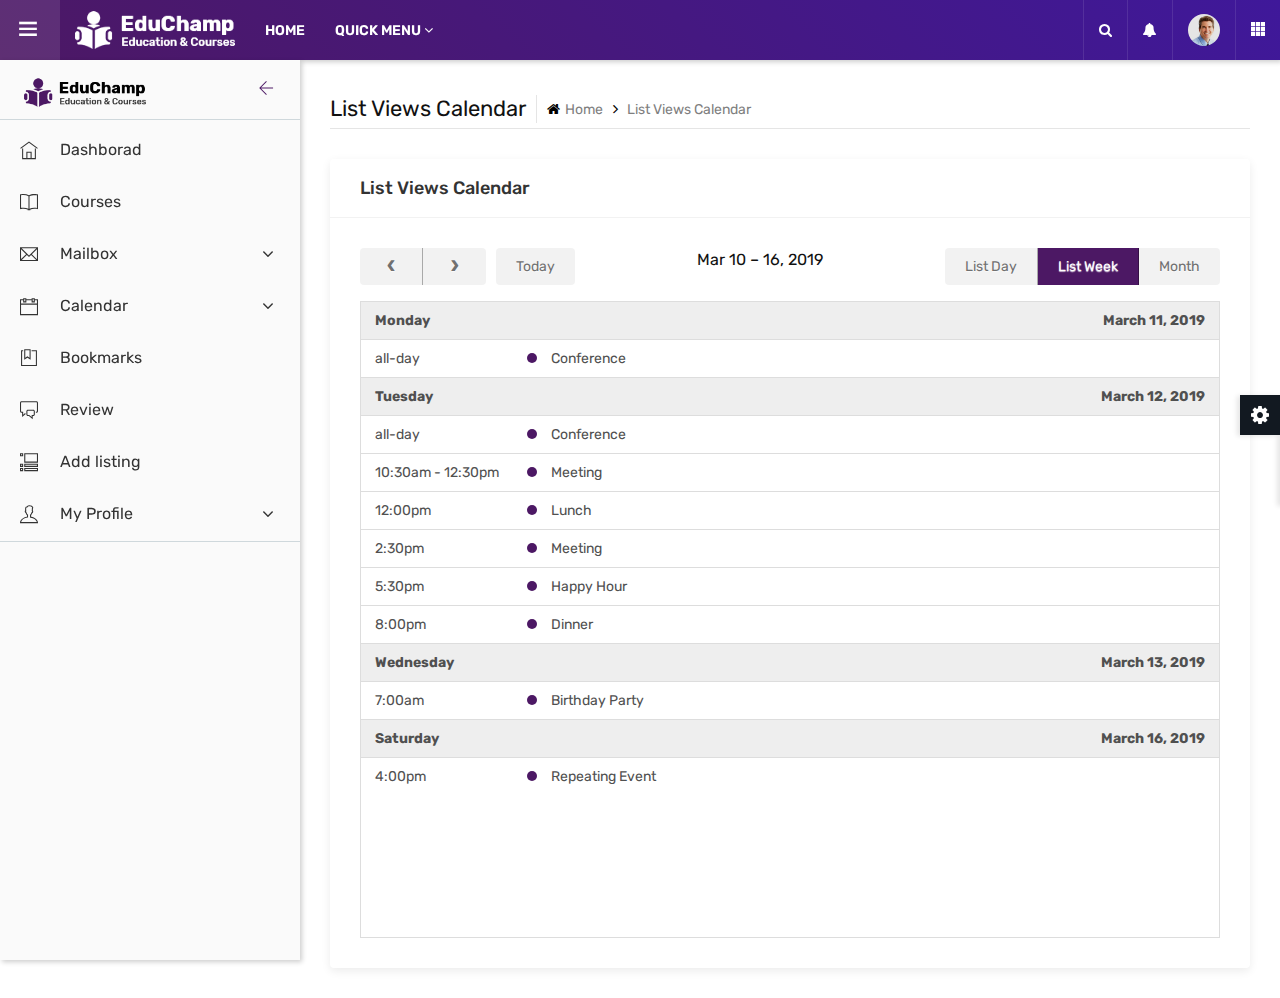
<file: admin/list-view-calendar.html>
<!DOCTYPE html>
<html lang="en">

<!-- Mirrored from educhamp.themetrades.com/demo/admin/list-view-calendar.html by HTTrack Website Copier/3.x [XR&CO'2014], Fri, 22 Feb 2019 13:11:35 GMT -->
<head>

	<!-- META ============================================= -->
	<meta charset="utf-8">
	<meta http-equiv="X-UA-Compatible" content="IE=edge">
	<meta name="keywords" content="" />
	<meta name="author" content="" />
	<meta name="robots" content="" />
	
	<!-- DESCRIPTION -->
	<meta name="description" content="EduChamp : Education HTML Template" />
	
	<!-- OG -->
	<meta property="og:title" content="EduChamp : Education HTML Template" />
	<meta property="og:description" content="EduChamp : Education HTML Template" />
	<meta property="og:image" content="" />
	<meta name="format-detection" content="telephone=no">
	
	<!-- FAVICONS ICON ============================================= -->
	<link rel="icon" href="../error-404.html" type="image/x-icon" />
	<link rel="shortcut icon" type="image/x-icon" href="assets/images/favicon.png" />
	
	<!-- PAGE TITLE HERE ============================================= -->
	<title>EduChamp : Education HTML Template </title>
	
	<!-- MOBILE SPECIFIC ============================================= -->
	<meta name="viewport" content="width=device-width, initial-scale=1">
	
	<!--[if lt IE 9]>
	<script src="assets/js/html5shiv.min.js"></script>
	<script src="assets/js/respond.min.js"></script>
	<![endif]-->
	
	<!-- All PLUGINS CSS ============================================= -->
	<link rel="stylesheet" type="text/css" href="assets/css/assets.css">
	<link rel="stylesheet" type="text/css" href="assets/vendors/calendar/fullcalendar.css">
	
	<!-- TYPOGRAPHY ============================================= -->
	<link rel="stylesheet" type="text/css" href="assets/css/typography.css">
	
	<!-- SHORTCODES ============================================= -->
	<link rel="stylesheet" type="text/css" href="assets/css/shortcodes/shortcodes.css">
	
	<!-- STYLESHEETS ============================================= -->
	<link rel="stylesheet" type="text/css" href="assets/css/style.css">
	<link rel="stylesheet" type="text/css" href="assets/css/dashboard.css">
	<link class="skin" rel="stylesheet" type="text/css" href="assets/css/color/color-1.css">
	
</head>
<body class="ttr-opened-sidebar ttr-pinned-sidebar">
	
	<!-- header start -->
	<header class="ttr-header">
		<div class="ttr-header-wrapper">
			<!--sidebar menu toggler start -->
			<div class="ttr-toggle-sidebar ttr-material-button">
				<i class="ti-close ttr-open-icon"></i>
				<i class="ti-menu ttr-close-icon"></i>
			</div>
			<!--sidebar menu toggler end -->
			<!--logo start -->
			<div class="ttr-logo-box">
				<div>
					<a href="index.html" class="ttr-logo">
						<img alt="" class="ttr-logo-mobile" src="assets/images/logo-mobile.png" width="30" height="30">
						<img alt="" class="ttr-logo-desktop" src="assets/images/logo-white.png" width="160" height="27">
					</a>
				</div>
			</div>
			<!--logo end -->
			<div class="ttr-header-menu">
				<!-- header left menu start -->
				<ul class="ttr-header-navigation">
					<li>
						<a href="../index.html" class="ttr-material-button ttr-submenu-toggle">HOME</a>
					</li>
					<li>
						<a href="#" class="ttr-material-button ttr-submenu-toggle">QUICK MENU <i class="fa fa-angle-down"></i></a>
						<div class="ttr-header-submenu">
							<ul>
								<li><a href="../courses.html">Our Courses</a></li>
								<li><a href="../event.html">New Event</a></li>
								<li><a href="../membership.html">Membership</a></li>
							</ul>
						</div>
					</li>
				</ul>
				<!-- header left menu end -->
			</div>
			<div class="ttr-header-right ttr-with-seperator">
				<!-- header right menu start -->
				<ul class="ttr-header-navigation">
					<li>
						<a href="#" class="ttr-material-button ttr-search-toggle"><i class="fa fa-search"></i></a>
					</li>
					<li>
						<a href="#" class="ttr-material-button ttr-submenu-toggle"><i class="fa fa-bell"></i></a>
						<div class="ttr-header-submenu noti-menu">
							<div class="ttr-notify-header">
								<span class="ttr-notify-text-top">9 New</span>
								<span class="ttr-notify-text">User Notifications</span>
							</div>
							<div class="noti-box-list">
								<ul>
									<li>
										<span class="notification-icon dashbg-gray">
											<i class="fa fa-check"></i>
										</span>
										<span class="notification-text">
											<span>Sneha Jogi</span> sent you a message.
										</span>
										<span class="notification-time">
											<a href="#" class="fa fa-close"></a>
											<span> 02:14</span>
										</span>
									</li>
									<li>
										<span class="notification-icon dashbg-yellow">
											<i class="fa fa-shopping-cart"></i>
										</span>
										<span class="notification-text">
											<a href="#">Your order is placed</a> sent you a message.
										</span>
										<span class="notification-time">
											<a href="#" class="fa fa-close"></a>
											<span> 7 Min</span>
										</span>
									</li>
									<li>
										<span class="notification-icon dashbg-red">
											<i class="fa fa-bullhorn"></i>
										</span>
										<span class="notification-text">
											<span>Your item is shipped</span> sent you a message.
										</span>
										<span class="notification-time">
											<a href="#" class="fa fa-close"></a>
											<span> 2 May</span>
										</span>
									</li>
									<li>
										<span class="notification-icon dashbg-green">
											<i class="fa fa-comments-o"></i>
										</span>
										<span class="notification-text">
											<a href="#">Sneha Jogi</a> sent you a message.
										</span>
										<span class="notification-time">
											<a href="#" class="fa fa-close"></a>
											<span> 14 July</span>
										</span>
									</li>
									<li>
										<span class="notification-icon dashbg-primary">
											<i class="fa fa-file-word-o"></i>
										</span>
										<span class="notification-text">
											<span>Sneha Jogi</span> sent you a message.
										</span>
										<span class="notification-time">
											<a href="#" class="fa fa-close"></a>
											<span> 15 Min</span>
										</span>
									</li>
								</ul>
							</div>
						</div>
					</li>
					<li>
						<a href="#" class="ttr-material-button ttr-submenu-toggle"><span class="ttr-user-avatar"><img alt="" src="assets/images/testimonials/pic3.jpg" width="32" height="32"></span></a>
						<div class="ttr-header-submenu">
							<ul>
								<li><a href="user-profile.html">My profile</a></li>
								<li><a href="list-view-calendar.html">Activity</a></li>
								<li><a href="mailbox.html">Messages</a></li>
								<li><a href="../login.html">Logout</a></li>
							</ul>
						</div>
					</li>
					<li class="ttr-hide-on-mobile">
						<a href="#" class="ttr-material-button"><i class="ti-layout-grid3-alt"></i></a>
						<div class="ttr-header-submenu ttr-extra-menu">
							<a href="#">
								<i class="fa fa-music"></i>
								<span>Musics</span>
							</a>
							<a href="#">
								<i class="fa fa-youtube-play"></i>
								<span>Videos</span>
							</a>
							<a href="#">
								<i class="fa fa-envelope"></i>
								<span>Emails</span>
							</a>
							<a href="#">
								<i class="fa fa-book"></i>
								<span>Reports</span>
							</a>
							<a href="#">
								<i class="fa fa-smile-o"></i>
								<span>Persons</span>
							</a>
							<a href="#">
								<i class="fa fa-picture-o"></i>
								<span>Pictures</span>
							</a>
						</div>
					</li>
				</ul>
				<!-- header right menu end -->
			</div>
			<!--header search panel start -->
			<div class="ttr-search-bar">
				<form class="ttr-search-form">
					<div class="ttr-search-input-wrapper">
						<input type="text" name="qq" placeholder="search something..." class="ttr-search-input">
						<button type="submit" name="search" class="ttr-search-submit"><i class="ti-arrow-right"></i></button>
					</div>
					<span class="ttr-search-close ttr-search-toggle">
						<i class="ti-close"></i>
					</span>
				</form>
			</div>
			<!--header search panel end -->
		</div>
	</header>
	<!-- header end -->
	<!-- Left sidebar menu start -->
	<div class="ttr-sidebar">
		<div class="ttr-sidebar-wrapper content-scroll">
			<!-- side menu logo start -->
			<div class="ttr-sidebar-logo">
				<a href="#"><img alt="" src="assets/images/logo.png" width="122" height="27"></a>
				<!-- <div class="ttr-sidebar-pin-button" title="Pin/Unpin Menu">
					<i class="material-icons ttr-fixed-icon">gps_fixed</i>
					<i class="material-icons ttr-not-fixed-icon">gps_not_fixed</i>
				</div> -->
				<div class="ttr-sidebar-toggle-button">
					<i class="ti-arrow-left"></i>
				</div>
			</div>
			<!-- side menu logo end -->
			<!-- sidebar menu start -->
			<nav class="ttr-sidebar-navi">
				<ul>
					<li>
						<a href="index.html" class="ttr-material-button">
							<span class="ttr-icon"><i class="ti-home"></i></span>
		                	<span class="ttr-label">Dashborad</span>
		                </a>
		            </li>
					<li>
						<a href="courses.html" class="ttr-material-button">
							<span class="ttr-icon"><i class="ti-book"></i></span>
		                	<span class="ttr-label">Courses</span>
		                </a>
		            </li>
					<li>
						<a href="#" class="ttr-material-button">
							<span class="ttr-icon"><i class="ti-email"></i></span>
		                	<span class="ttr-label">Mailbox</span>
		                	<span class="ttr-arrow-icon"><i class="fa fa-angle-down"></i></span>
		                </a>
		                <ul>
		                	<li>
		                		<a href="mailbox.html" class="ttr-material-button"><span class="ttr-label">Mail Box</span></a>
		                	</li>
		                	<li>
		                		<a href="mailbox-compose.html" class="ttr-material-button"><span class="ttr-label">Compose</span></a>
		                	</li>
							<li>
		                		<a href="mailbox-read.html" class="ttr-material-button"><span class="ttr-label">Mail Read</span></a>
		                	</li>
		                </ul>
		            </li>
					<li>
						<a href="#" class="ttr-material-button">
							<span class="ttr-icon"><i class="ti-calendar"></i></span>
		                	<span class="ttr-label">Calendar</span>
		                	<span class="ttr-arrow-icon"><i class="fa fa-angle-down"></i></span>
		                </a>
		                <ul>
		                	<li>
		                		<a href="basic-calendar.html" class="ttr-material-button"><span class="ttr-label">Basic Calendar</span></a>
		                	</li>
		                	<li>
		                		<a href="list-view-calendar.html" class="ttr-material-button"><span class="ttr-label">List View</span></a>
		                	</li>
		                </ul>
		            </li>
					<li>
						<a href="bookmark.html" class="ttr-material-button">
							<span class="ttr-icon"><i class="ti-bookmark-alt"></i></span>
		                	<span class="ttr-label">Bookmarks</span>
		                </a>
		            </li>
					<li>
						<a href="review.html" class="ttr-material-button">
							<span class="ttr-icon"><i class="ti-comments"></i></span>
		                	<span class="ttr-label">Review</span>
		                </a>
		            </li>
					<li>
						<a href="add-listing.html" class="ttr-material-button">
							<span class="ttr-icon"><i class="ti-layout-accordion-list"></i></span>
		                	<span class="ttr-label">Add listing</span>
		                </a>
		            </li>
					<li>
						<a href="#" class="ttr-material-button">
							<span class="ttr-icon"><i class="ti-user"></i></span>
		                	<span class="ttr-label">My Profile</span>
		                	<span class="ttr-arrow-icon"><i class="fa fa-angle-down"></i></span>
		                </a>
		                <ul>
		                	<li>
		                		<a href="user-profile.html" class="ttr-material-button"><span class="ttr-label">User Profile</span></a>
		                	</li>
		                	<li>
		                		<a href="teacher-profile.html" class="ttr-material-button"><span class="ttr-label">Teacher Profile</span></a>
		                	</li>
		                </ul>
		            </li>
		            <li class="ttr-seperate"></li>
				</ul>
				<!-- sidebar menu end -->
			</nav>
			<!-- sidebar menu end -->
		</div>
	</div>
	<!-- Left sidebar menu end -->

	<!--Main container start -->
	<main class="ttr-wrapper">
		<div class="container-fluid">
			<div class="db-breadcrumb">
				<h4 class="breadcrumb-title">List Views Calendar</h4>
				<ul class="db-breadcrumb-list">
					<li><a href="#"><i class="fa fa-home"></i>Home</a></li>
					<li>List Views Calendar</li>
				</ul>
			</div>	
			<div class="row">
				<!-- Your Profile Views Chart -->
				<div class="col-lg-12 m-b30">
					<div class="widget-box">
						<div class="wc-title">
							<h4>List Views Calendar</h4>
						</div>
						<div class="widget-inner">
							<div id="calendar"></div>
						</div>
					</div>
				</div>
				<!-- Your Profile Views Chart END-->
			</div>
		</div>
	</main>
	<div class="ttr-overlay"></div>

<!-- External JavaScripts -->
<script src="assets/js/jquery.min.js"></script>
<script src="assets/vendors/bootstrap/js/popper.min.js"></script>
<script src="assets/vendors/bootstrap/js/bootstrap.min.js"></script>
<script src="assets/vendors/bootstrap-select/bootstrap-select.min.js"></script>
<script src="assets/vendors/bootstrap-touchspin/jquery.bootstrap-touchspin.js"></script>
<script src="assets/vendors/magnific-popup/magnific-popup.js"></script>
<script src="assets/vendors/counter/waypoints-min.js"></script>
<script src="assets/vendors/counter/counterup.min.js"></script>
<script src="assets/vendors/imagesloaded/imagesloaded.js"></script>
<script src="assets/vendors/masonry/masonry.js"></script>
<script src="assets/vendors/masonry/filter.js"></script>
<script src="assets/vendors/owl-carousel/owl.carousel.js"></script>
<script src='assets/vendors/scroll/scrollbar.min.js'></script>
<script src="assets/js/functions.js"></script>
<script src="assets/vendors/chart/chart.min.js"></script>
<script src="assets/js/admin.js"></script>
<script src='assets/vendors/calendar/moment.min.js'></script>
<script src='assets/vendors/calendar/fullcalendar.js'></script>
<script src='assets/vendors/switcher/switcher.js'></script>
<script>
  $(document).ready(function() {

    $('#calendar').fullCalendar({
      header: {
        left: 'prev,next today',
        center: 'title',
        right: 'listDay,listWeek,month'
      },

      // customize the button names,
      // otherwise they'd all just say "list"
      views: {
        listDay: { buttonText: 'list day' },
        listWeek: { buttonText: 'list week' }
      },

      defaultView: 'listWeek',
      defaultDate: '2019-03-12',
      navLinks: true, // can click day/week names to navigate views
      editable: true,
      eventLimit: true, // allow "more" link when too many events
      events: [
        {
          title: 'All Day Event',
          start: '2019-03-01'
        },
        {
          title: 'Long Event',
          start: '2019-03-07',
          end: '2019-03-10'
        },
        {
          id: 999,
          title: 'Repeating Event',
          start: '2019-03-09T16:00:00'
        },
        {
          id: 999,
          title: 'Repeating Event',
          start: '2019-03-16T16:00:00'
        },
        {
          title: 'Conference',
          start: '2019-03-11',
          end: '2019-03-13'
        },
        {
          title: 'Meeting',
          start: '2019-03-12T10:30:00',
          end: '2019-03-12T12:30:00'
        },
        {
          title: 'Lunch',
          start: '2019-03-12T12:00:00'
        },
        {
          title: 'Meeting',
          start: '2019-03-12T14:30:00'
        },
        {
          title: 'Happy Hour',
          start: '2019-03-12T17:30:00'
        },
        {
          title: 'Dinner',
          start: '2019-03-12T20:00:00'
        },
        {
          title: 'Birthday Party',
          start: '2019-03-13T07:00:00'
        },
        {
          title: 'Click for Google',
          url: 'http://google.com/',
          start: '2019-03-28'
        }
      ]
    });

  });

</script>
</body>

<!-- Mirrored from educhamp.themetrades.com/demo/admin/list-view-calendar.html by HTTrack Website Copier/3.x [XR&CO'2014], Fri, 22 Feb 2019 13:11:35 GMT -->
</html>
</file>
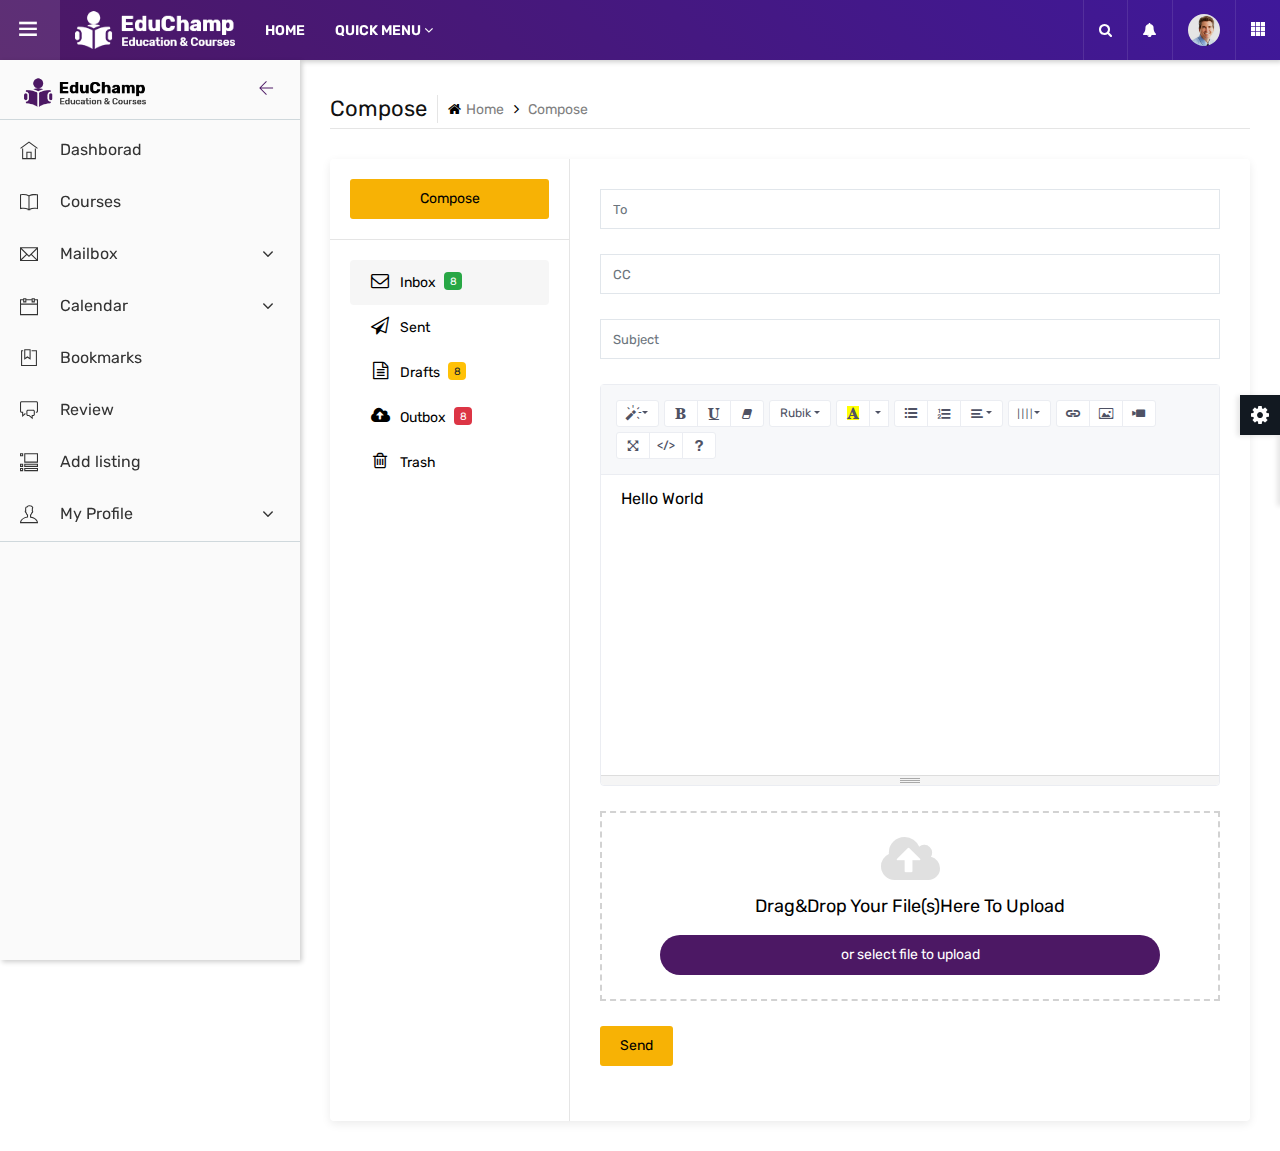
<file: admin/mailbox-compose.html>
<!DOCTYPE html>
<html lang="en">

<!-- Mirrored from educhamp.themetrades.com/demo/admin/mailbox-compose.html by HTTrack Website Copier/3.x [XR&CO'2014], Fri, 22 Feb 2019 13:11:35 GMT -->
<head>

	<!-- META ============================================= -->
	<meta charset="utf-8">
	<meta http-equiv="X-UA-Compatible" content="IE=edge">
	<meta name="keywords" content="" />
	<meta name="author" content="" />
	<meta name="robots" content="" />
	
	<!-- DESCRIPTION -->
	<meta name="description" content="EduChamp : Education HTML Template" />
	
	<!-- OG -->
	<meta property="og:title" content="EduChamp : Education HTML Template" />
	<meta property="og:description" content="EduChamp : Education HTML Template" />
	<meta property="og:image" content="" />
	<meta name="format-detection" content="telephone=no">
	
	<!-- FAVICONS ICON ============================================= -->
	<link rel="icon" href="../error-404.html" type="image/x-icon" />
	<link rel="shortcut icon" type="image/x-icon" href="assets/images/favicon.png" />
	
	<!-- PAGE TITLE HERE ============================================= -->
	<title>EduChamp : Education HTML Template </title>
	
	<!-- MOBILE SPECIFIC ============================================= -->
	<meta name="viewport" content="width=device-width, initial-scale=1">
	
	<!--[if lt IE 9]>
	<script src="assets/js/html5shiv.min.js"></script>
	<script src="assets/js/respond.min.js"></script>
	<![endif]-->
	
	<!-- All PLUGINS CSS ============================================= -->
	<link rel="stylesheet" type="text/css" href="assets/css/assets.css">
	<link rel="stylesheet" type="text/css" href="assets/vendors/calendar/fullcalendar.css">
	<link rel="stylesheet" type="text/css" href="assets/vendors/summernote/summernote.css">
	<link rel="stylesheet" type="text/css" href="assets/vendors/file-upload/imageuploadify.min.css">
	
	<!-- TYPOGRAPHY ============================================= -->
	<link rel="stylesheet" type="text/css" href="assets/css/typography.css">
	
	<!-- SHORTCODES ============================================= -->
	<link rel="stylesheet" type="text/css" href="assets/css/shortcodes/shortcodes.css">
	
	<!-- STYLESHEETS ============================================= -->
	<link rel="stylesheet" type="text/css" href="assets/css/style.css">
	<link rel="stylesheet" type="text/css" href="assets/css/dashboard.css">
	<link class="skin" rel="stylesheet" type="text/css" href="assets/css/color/color-1.css">
	
</head>
<body class="ttr-opened-sidebar ttr-pinned-sidebar">
	
	<!-- header start -->
	<header class="ttr-header">
		<div class="ttr-header-wrapper">
			<!--sidebar menu toggler start -->
			<div class="ttr-toggle-sidebar ttr-material-button">
				<i class="ti-close ttr-open-icon"></i>
				<i class="ti-menu ttr-close-icon"></i>
			</div>
			<!--sidebar menu toggler end -->
			<!--logo start -->
			<div class="ttr-logo-box">
				<div>
					<a href="index.html" class="ttr-logo">
						<img alt="" class="ttr-logo-mobile" src="assets/images/logo-mobile.png" width="30" height="30">
						<img alt="" class="ttr-logo-desktop" src="assets/images/logo-white.png" width="160" height="27">
					</a>
				</div>
			</div>
			<!--logo end -->
			<div class="ttr-header-menu">
				<!-- header left menu start -->
				<ul class="ttr-header-navigation">
					<li>
						<a href="../index.html" class="ttr-material-button ttr-submenu-toggle">HOME</a>
					</li>
					<li>
						<a href="#" class="ttr-material-button ttr-submenu-toggle">QUICK MENU <i class="fa fa-angle-down"></i></a>
						<div class="ttr-header-submenu">
							<ul>
								<li><a href="../courses.html">Our Courses</a></li>
								<li><a href="../event.html">New Event</a></li>
								<li><a href="../membership.html">Membership</a></li>
							</ul>
						</div>
					</li>
				</ul>
				<!-- header left menu end -->
			</div>
			<div class="ttr-header-right ttr-with-seperator">
				<!-- header right menu start -->
				<ul class="ttr-header-navigation">
					<li>
						<a href="#" class="ttr-material-button ttr-search-toggle"><i class="fa fa-search"></i></a>
					</li>
					<li>
						<a href="#" class="ttr-material-button ttr-submenu-toggle"><i class="fa fa-bell"></i></a>
						<div class="ttr-header-submenu noti-menu">
							<div class="ttr-notify-header">
								<span class="ttr-notify-text-top">9 New</span>
								<span class="ttr-notify-text">User Notifications</span>
							</div>
							<div class="noti-box-list">
								<ul>
									<li>
										<span class="notification-icon dashbg-gray">
											<i class="fa fa-check"></i>
										</span>
										<span class="notification-text">
											<span>Sneha Jogi</span> sent you a message.
										</span>
										<span class="notification-time">
											<a href="#" class="fa fa-close"></a>
											<span> 02:14</span>
										</span>
									</li>
									<li>
										<span class="notification-icon dashbg-yellow">
											<i class="fa fa-shopping-cart"></i>
										</span>
										<span class="notification-text">
											<a href="#">Your order is placed</a> sent you a message.
										</span>
										<span class="notification-time">
											<a href="#" class="fa fa-close"></a>
											<span> 7 Min</span>
										</span>
									</li>
									<li>
										<span class="notification-icon dashbg-red">
											<i class="fa fa-bullhorn"></i>
										</span>
										<span class="notification-text">
											<span>Your item is shipped</span> sent you a message.
										</span>
										<span class="notification-time">
											<a href="#" class="fa fa-close"></a>
											<span> 2 May</span>
										</span>
									</li>
									<li>
										<span class="notification-icon dashbg-green">
											<i class="fa fa-comments-o"></i>
										</span>
										<span class="notification-text">
											<a href="#">Sneha Jogi</a> sent you a message.
										</span>
										<span class="notification-time">
											<a href="#" class="fa fa-close"></a>
											<span> 14 July</span>
										</span>
									</li>
									<li>
										<span class="notification-icon dashbg-primary">
											<i class="fa fa-file-word-o"></i>
										</span>
										<span class="notification-text">
											<span>Sneha Jogi</span> sent you a message.
										</span>
										<span class="notification-time">
											<a href="#" class="fa fa-close"></a>
											<span> 15 Min</span>
										</span>
									</li>
								</ul>
							</div>
						</div>
					</li>
					<li>
						<a href="#" class="ttr-material-button ttr-submenu-toggle"><span class="ttr-user-avatar"><img alt="" src="assets/images/testimonials/pic3.jpg" width="32" height="32"></span></a>
						<div class="ttr-header-submenu">
							<ul>
								<li><a href="user-profile.html">My profile</a></li>
								<li><a href="list-view-calendar.html">Activity</a></li>
								<li><a href="mailbox.html">Messages</a></li>
								<li><a href="../login.html">Logout</a></li>
							</ul>
						</div>
					</li>
					<li class="ttr-hide-on-mobile">
						<a href="#" class="ttr-material-button"><i class="ti-layout-grid3-alt"></i></a>
						<div class="ttr-header-submenu ttr-extra-menu">
							<a href="#">
								<i class="fa fa-music"></i>
								<span>Musics</span>
							</a>
							<a href="#">
								<i class="fa fa-youtube-play"></i>
								<span>Videos</span>
							</a>
							<a href="#">
								<i class="fa fa-envelope"></i>
								<span>Emails</span>
							</a>
							<a href="#">
								<i class="fa fa-book"></i>
								<span>Reports</span>
							</a>
							<a href="#">
								<i class="fa fa-smile-o"></i>
								<span>Persons</span>
							</a>
							<a href="#">
								<i class="fa fa-picture-o"></i>
								<span>Pictures</span>
							</a>
						</div>
					</li>
				</ul>
				<!-- header right menu end -->
			</div>
			<!--header search panel start -->
			<div class="ttr-search-bar">
				<form class="ttr-search-form">
					<div class="ttr-search-input-wrapper">
						<input type="text" name="qq" placeholder="search something..." class="ttr-search-input">
						<button type="submit" name="search" class="ttr-search-submit"><i class="ti-arrow-right"></i></button>
					</div>
					<span class="ttr-search-close ttr-search-toggle">
						<i class="ti-close"></i>
					</span>
				</form>
			</div>
			<!--header search panel end -->
		</div>
	</header>
	<!-- header end -->
	<!-- Left sidebar menu start -->
	<div class="ttr-sidebar">
		<div class="ttr-sidebar-wrapper content-scroll">
			<!-- side menu logo start -->
			<div class="ttr-sidebar-logo">
				<a href="#"><img alt="" src="assets/images/logo.png" width="122" height="27"></a>
				<!-- <div class="ttr-sidebar-pin-button" title="Pin/Unpin Menu">
					<i class="material-icons ttr-fixed-icon">gps_fixed</i>
					<i class="material-icons ttr-not-fixed-icon">gps_not_fixed</i>
				</div> -->
				<div class="ttr-sidebar-toggle-button">
					<i class="ti-arrow-left"></i>
				</div>
			</div>
			<!-- side menu logo end -->
			<!-- sidebar menu start -->
			<nav class="ttr-sidebar-navi">
				<ul>
					<li>
						<a href="index.html" class="ttr-material-button">
							<span class="ttr-icon"><i class="ti-home"></i></span>
		                	<span class="ttr-label">Dashborad</span>
		                </a>
		            </li>
					<li>
						<a href="courses.html" class="ttr-material-button">
							<span class="ttr-icon"><i class="ti-book"></i></span>
		                	<span class="ttr-label">Courses</span>
		                </a>
		            </li>
					<li>
						<a href="#" class="ttr-material-button">
							<span class="ttr-icon"><i class="ti-email"></i></span>
		                	<span class="ttr-label">Mailbox</span>
		                	<span class="ttr-arrow-icon"><i class="fa fa-angle-down"></i></span>
		                </a>
		                <ul>
		                	<li>
		                		<a href="mailbox.html" class="ttr-material-button"><span class="ttr-label">Mail Box</span></a>
		                	</li>
		                	<li>
		                		<a href="mailbox-compose.html" class="ttr-material-button"><span class="ttr-label">Compose</span></a>
		                	</li>
							<li>
		                		<a href="mailbox-read.html" class="ttr-material-button"><span class="ttr-label">Mail Read</span></a>
		                	</li>
		                </ul>
		            </li>
					<li>
						<a href="#" class="ttr-material-button">
							<span class="ttr-icon"><i class="ti-calendar"></i></span>
		                	<span class="ttr-label">Calendar</span>
		                	<span class="ttr-arrow-icon"><i class="fa fa-angle-down"></i></span>
		                </a>
		                <ul>
		                	<li>
		                		<a href="basic-calendar.html" class="ttr-material-button"><span class="ttr-label">Basic Calendar</span></a>
		                	</li>
		                	<li>
		                		<a href="list-view-calendar.html" class="ttr-material-button"><span class="ttr-label">List View</span></a>
		                	</li>
		                </ul>
		            </li>
					<li>
						<a href="bookmark.html" class="ttr-material-button">
							<span class="ttr-icon"><i class="ti-bookmark-alt"></i></span>
		                	<span class="ttr-label">Bookmarks</span>
		                </a>
		            </li>
					<li>
						<a href="review.html" class="ttr-material-button">
							<span class="ttr-icon"><i class="ti-comments"></i></span>
		                	<span class="ttr-label">Review</span>
		                </a>
		            </li>
					<li>
						<a href="add-listing.html" class="ttr-material-button">
							<span class="ttr-icon"><i class="ti-layout-accordion-list"></i></span>
		                	<span class="ttr-label">Add listing</span>
		                </a>
		            </li>
					<li>
						<a href="#" class="ttr-material-button">
							<span class="ttr-icon"><i class="ti-user"></i></span>
		                	<span class="ttr-label">My Profile</span>
		                	<span class="ttr-arrow-icon"><i class="fa fa-angle-down"></i></span>
		                </a>
		                <ul>
		                	<li>
		                		<a href="user-profile.html" class="ttr-material-button"><span class="ttr-label">User Profile</span></a>
		                	</li>
		                	<li>
		                		<a href="teacher-profile.html" class="ttr-material-button"><span class="ttr-label">Teacher Profile</span></a>
		                	</li>
		                </ul>
		            </li>
		            <li class="ttr-seperate"></li>
				</ul>
				<!-- sidebar menu end -->
			</nav>
			<!-- sidebar menu end -->
		</div>
	</div>
	<!-- Left sidebar menu end -->

	<!--Main container start -->
	<main class="ttr-wrapper">
		<div class="container-fluid">
			<div class="db-breadcrumb">
				<h4 class="breadcrumb-title">Compose</h4>
				<ul class="db-breadcrumb-list">
					<li><a href="#"><i class="fa fa-home"></i>Home</a></li>
					<li>Compose</li>
				</ul>
			</div>	
			<div class="row">
				<!-- Your Profile Views Chart -->
				<div class="col-lg-12 m-b30">
					<div class="widget-box">
						<div class="email-wrapper">
							<div class="email-menu-bar">
								<div class="compose-mail">
									<a href="mailbox-compose.html" class="btn btn-block">Compose</a>
								</div>
								<div class="email-menu-bar-inner">
									<ul>
										<li class="active"><a href="mailbox.html"><i class="fa fa-envelope-o"></i>Inbox <span class="badge badge-success">8</span></a></li>
										<li><a href="mailbox.html"><i class="fa fa-send-o"></i>Sent</a></li>
										<li><a href="mailbox.html"><i class="fa fa-file-text-o"></i>Drafts <span class="badge badge-warning">8</span></a></li>
										<li><a href="mailbox.html"><i class="fa fa-cloud-upload"></i>Outbox <span class="badge badge-danger">8</span></a></li>
										<li><a href="mailbox.html"><i class="fa fa-trash-o"></i>Trash</a></li>
									</ul>
								</div>
							</div>
							<div class="mail-list-container">
								<form class="mail-compose">
									<div class="form-group col-12">
										<input class="form-control" type="email" placeholder="To">
									</div>
									<div class="form-group col-12">
										<input class="form-control" type="email" placeholder="CC">
									</div>
									<div class="form-group col-12">
										<input class="form-control" type="text" placeholder="Subject">
									</div>
									<div class="form-group col-12">
										<div class="summernote"><p>Hello World</p></div>
									</div>
									<div class="form-group col-12">
										<input type="file" accept=".xlsx,.xls,image/*,.doc,audio/*,.docx,video/*,.ppt,.pptx,.txt,.pdf" multiple>
									</div>
									<div class="form-group col-12">
										<button type="submit" class="btn btn-lg">Send</button>
									</div>
								</form>
							</div>
						</div>
					</div> 
				</div>
				<!-- Your Profile Views Chart END-->
			</div>
		</div>
	</main>
	<div class="ttr-overlay"></div>

<!-- External JavaScripts -->
<script src="assets/js/jquery.min.js"></script>
<script src="assets/vendors/bootstrap/js/popper.min.js"></script>
<script src="assets/vendors/bootstrap/js/bootstrap.min.js"></script>
<script src="assets/vendors/bootstrap-select/bootstrap-select.min.js"></script>
<script src="assets/vendors/bootstrap-touchspin/jquery.bootstrap-touchspin.js"></script>
<script src="assets/vendors/magnific-popup/magnific-popup.js"></script>
<script src="assets/vendors/counter/waypoints-min.js"></script>
<script src="assets/vendors/counter/counterup.min.js"></script>
<script src="assets/vendors/imagesloaded/imagesloaded.js"></script>
<script src="assets/vendors/masonry/masonry.js"></script>
<script src="assets/vendors/masonry/filter.js"></script>
<script src="assets/vendors/owl-carousel/owl.carousel.js"></script>
<script src='assets/vendors/scroll/scrollbar.min.js'></script>
<script src="assets/js/functions.js"></script>
<script src="assets/vendors/chart/chart.min.js"></script>
<script src="assets/js/admin.js"></script>
<script src="assets/vendors/summernote/summernote.js"></script>
<script src="assets/vendors/file-upload/imageuploadify.min.js"></script>
<script src='assets/vendors/switcher/switcher.js'></script>
<!-- include plugin -->
<script>
    $(document).ready(function() {
      $('.summernote').summernote({
        height: 300,
        tabsize: 2
      });
	  
	   $('input[type="file"]').imageuploadify();
    });
</script>
</body>

<!-- Mirrored from educhamp.themetrades.com/demo/admin/mailbox-compose.html by HTTrack Website Copier/3.x [XR&CO'2014], Fri, 22 Feb 2019 13:11:45 GMT -->
</html>
</file>
<file: assets/css/typography.css>
/*=================  
	Basic 
====================*/
body {
    background-color: #fff;
    font-family: Rubik;
    font-size: 16px;
    font-weight: 400;
    color:#505050;
    padding: 0;
    margin: 0;
    overflow-x: hidden;
	-webkit-font-smoothing: antialiased;
    font-smoothing: antialiased;
	-moz-osx-font-smoothing: grayscale;
	scroll-behavior: smooth;
}
a { color: #6f6f6f; outline: 0 none; text-decoration: none; }
a:hover, a:focus { text-decoration: none; outline: 0 none; }
a:active, a:hover { color: #333333; }
p a { color: #333333; }
img { border-style: none; height: auto; max-width: 100%; vertical-align: middle; }
hr { clear: both; }
section, article, aside, details, figcaption, figure, footer, header, hgroup, main, menu, nav, summary { display: block; }
address { font-style: italic; }
table { background-color: transparent;  width: 100%; }
table thead th { color: #333; }
table td { padding: 15px 10px; }
p, address, pre, hr, ul, ol, dl, dd, table { margin-bottom: 24px; }
::selection { color: #000; background:#dbdbdb; }
::-moz-selection { color:#000; background:#dbdbdb; }
::-moz-selection { background: #3396d1; color: #fff; }
::selection { background: #3396d1; color: #fff; }
p { line-height: 28px; margin-bottom: 24px; }
iframe{border:0;}
/*=================  
	Headings
====================*/
h1, h2, h3, h4, h5, h6 { color: #111111; font-family: rubik; margin-top:0; }
h1 a, h2 a, h3 a, h4 a, h5 a, h6 a { color: inherit; }
h1 {font-size: 36px; line-height: 45px; margin-bottom: 25px; font-weight: 700; }
h2 {font-size: 32px; line-height: 45px; margin-bottom: 25px; font-weight: 700; }
h3 {font-size: 28px; line-height: 35px; margin-bottom: 20px; font-weight: 700; }
h4 {font-size: 22px; line-height: 28px; margin-bottom: 15px; font-weight: 500; }
h5 {font-size: 18px; line-height: 24px; margin-bottom: 10px; font-weight: 500; }
h6 {font-size: 16px; line-height: 22px; margin-bottom: 10px; font-weight: 500; }
@media only screen and (max-width: 767px) {
	h1{font-size: 30px; line-height: 40px; margin-bottom: 20px; font-weight: 700; }
	h2{font-size: 26px; line-height: 35px; margin-bottom: 20px; font-weight: 700; }
	h3{font-size: 24px; line-height: 30px; margin-bottom: 15px; font-weight: 700; }
}
/*=================  
	Font Size
====================*/
.fs10 { font-size: 10px; }
.fs12 { font-size: 12px; }
.fs13 { font-size: 13px; }
.fs14 { font-size: 14px; }
.fs16 { font-size: 16px; }
.fs18 { font-size: 18px; }
.fs20 { font-size: 20px; }
.fs22 { font-size: 22px; }
.fs24 { font-size: 24px; }
.fs26 { font-size: 26px; }
.fs30 { font-size: 30px; line-height:40px; }
.fs35 { font-size: 35px; line-height:45px; }
.fs40 { font-size: 40px; line-height:50px; }
.fs45 { font-size: 45px; line-height:55px; }
.fs50 { font-size: 50px; line-height:65px; }
.fs55 { font-size: 55px; line-height:65px; }
.fs60 { font-size: 60px; line-height:70px; }
.fs70 { font-size: 70px; line-height:80px; }
.fs75 { font-size: 75px; line-height:85px; }
.fs80 { font-size: 80px; line-height:90px; }
.fs90 { font-size: 90px;	line-height:100px; }
.fs100 { font-size: 100px; line-height:110px; }
/*=================  
	Font Weight
====================*/
.fw3 { font-weight: 300; }
.fw4 { font-weight: 400; }
.fw5 { font-weight: 500; }
.fw6 { font-weight: 600; }
.fw7 { font-weight: 700; }
.fw8 { font-weight: 800; }
.fw9 { font-weight: 900; }
/*=================  
	LISTS
====================*/
dl, ul, ol { list-style-position: outside; padding: 0; }
ul, ol { margin-bottom: 24px; }
ul li, ol li { padding: 0; }
dl { margin-left: 0; margin-bottom: 30px; }
dl dd { margin-bottom: 10px; }
/*=================  
	Padding Around
====================*/
.p-a0 { padding: 0;}
.p-a5 { padding: 5px; }
.p-a10 { padding: 10px;}
.p-a15 { padding: 15px; }
.p-a20 { padding: 20px; }
.p-a25 { padding: 25px; }
.p-a30 { padding: 30px; }
.p-a40 { padding: 40px; }
.p-a50 { padding: 50px; }
.p-a60 { padding: 60px; }
.p-a70 { padding: 70px; }
.p-a80 { padding: 80px; }
.p-a90 { padding: 90px; }
.p-a100 { padding: 100px; }
/*=================  
	Padding Top
====================*/
.p-t0 { padding-top: 0; }
.p-t5 { padding-top: 5px; }
.p-t10 { padding-top: 10px; }
.p-t15 { padding-top: 15px; }
.p-t20 { padding-top: 20px; }
.p-t30 { padding-top: 30px; }
.p-t40 { padding-top: 40px; }
.p-t50 { padding-top: 50px; }
.p-t60 { padding-top: 60px; }
.p-t70 { padding-top: 70px; }
.p-t80 { padding-top: 80px; }
.p-t90 { padding-top: 90px; }
.p-t100 { padding-top: 100px; }
/*=================  
	Padding Bottom
====================*/
.p-b0 { padding-bottom: 0; }
.p-b5 { padding-bottom: 5px; }
.p-b10 { padding-bottom: 10px; }
.p-b15 { padding-bottom: 15px; }
.p-b20 { padding-bottom: 20px; }
.p-b30 { padding-bottom: 30px; }
.p-b40 { padding-bottom: 40px; }
.p-b50 { padding-bottom: 50px; }
.p-b60 { padding-bottom: 60px; }
.p-b70 { padding-bottom: 70px; }
.p-b80 { padding-bottom: 80px; }
.p-b90 { padding-bottom: 90px; }
.p-b100 { padding-bottom: 100px; }
/*=================  
	Padding Left
====================*/
.p-l0 { padding-left: 0; }
.p-l5 { padding-left: 5px; }
.p-l10 { padding-left: 10px; }
.p-l15 { padding-left: 15px; }
.p-l20 { padding-left: 20px; }
.p-l30 { padding-left: 30px; }
.p-l40 { padding-left: 40px; }
.p-l50 { padding-left: 50px;}
.p-l60 { padding-left: 60px; }
.p-l70 { padding-left: 70px; }
.p-l80 { padding-left: 80px; }
.p-l90 { padding-left: 90px; }
.p-l100 { padding-left: 100px; }
/*=================  
	Padding Right
====================*/
.p-r0 { padding-right: 0;}
.p-r5 { padding-right: 5px; }
.p-r10 { padding-right: 10px;}
.p-r15 { padding-right: 15px; }
.p-r20 { padding-right: 20px; }
.p-r30 { padding-right: 30px; }
.p-r40 { padding-right: 40px; }
.p-r50 { padding-right: 50px; }
.p-r60 { padding-right: 60px; }
.p-r70 { padding-right: 70px;}
.p-r80 { padding-right: 80px; }
.p-r90 { padding-right: 90px; }
.p-r100 { padding-right: 100px;}
/*=================  
	Padding Left Right
====================*/
.p-lr0 { padding-left: 0; padding-right: 0; }
.p-lr5 { padding-left: 5px; padding-right: 5px; }
.p-lr10 { padding-left: 10px; padding-right: 10px; }
.p-lr15 { padding-left: 15px; padding-right: 15px; }
.p-lr20 { padding-left: 20px; padding-right: 20px; }
.p-lr30 { padding-left: 30px; padding-right: 30px; }
.p-lr40 { padding-left: 40px; padding-right: 40px; }
.p-lr50 { padding-left: 50px; padding-right: 50px; }
.p-lr60 { padding-left: 60px; padding-right: 60px; }
.p-lr70 { padding-left: 70px; padding-right: 70px; }
.p-lr80 { padding-left: 80px; padding-right: 80px; }
.p-lr90 { padding-left: 90px; padding-right: 90px; }
.p-lr100 { padding-left: 100px; padding-right: 100px; }
/*=================  
	Padding Top Bottom
====================*/
.p-tb0 { padding-bottom: 0; padding-top: 0; }
.p-tb5 { padding-bottom: 5px; padding-top: 5px; }
.p-tb10 { padding-bottom: 10px; padding-top: 10px; }
.p-tb15 { padding-bottom: 15px; padding-top: 15px; }
.p-tb20 { padding-bottom: 20px; padding-top: 20px; }
.p-tb30 { padding-bottom: 30px; padding-top: 30px; }
.p-tb40 { padding-bottom: 40px; padding-top: 40px; }
.p-tb50 { padding-bottom: 50px; padding-top: 50px; }
.p-tb60 { padding-bottom: 60px; padding-top: 60px; }
.p-tb70 { padding-bottom: 70px; padding-top: 70px; }
.p-tb80 { padding-bottom: 80px; padding-top: 80px; }
.p-tb90 { padding-bottom: 90px; padding-top: 90px; }
.p-tb100 { padding-bottom: 100px; padding-top: 100px; }
/*=================  
	Margin Around
====================*/
.m-auto { margin-left:auto; margin-right:auto;}
.m-a0 { margin: 0;}
.m-a5 { margin: 5px; }
.m-a10 { margin: 10px;}
.m-a15 { margin: 15px; }
.m-a20 { margin: 20px; }
.m-a25 { margin: 25px; }
.m-a30 { margin: 30px; }
.m-a40 { margin: 40px; }
.m-a50 { margin: 50px; }
.m-a60 { margin: 60px; }
.m-a70 { margin: 70px; }
.m-a80 { margin: 80px; }
.m-a90 { margin: 90px; }
.m-a100 { margin: 100px; }
/*=================  
	Margin Top
====================*/
.m-t0 { margin-top: 0; }
.m-t5 { margin-top: 5px; }
.m-t10 { margin-top: 10px; }
.m-t15 { margin-top: 15px; }
.m-t20 { margin-top: 20px; }
.m-t30 { margin-top: 30px; }
.m-t40 { margin-top: 40px; }
.m-t50 { margin-top: 50px; }
.m-t60 { margin-top: 60px; }
.m-t70 { margin-top: 70px; }
.m-t80 { margin-top: 80px; }
.m-t90 { margin-top: 90px; }
.m-t100 { margin-top: 100px; }
/*=================  
	Margin Bottom
====================*/
.m-b0 { margin-bottom: 0; }
.m-b5 { margin-bottom: 5px; }
.m-b10 { margin-bottom: 10px; }
.m-b15 { margin-bottom: 15px; }
.m-b20 { margin-bottom: 20px; }
.m-b30 { margin-bottom: 30px; }
.m-b40 { margin-bottom: 40px; }
.m-b50 { margin-bottom: 50px; }
.m-b60 { margin-bottom: 60px; }
.m-b70 { margin-bottom: 70px; }
.m-b80 { margin-bottom: 80px; }
.m-b90 { margin-bottom: 90px; }
.m-b100 { margin-bottom: 100px; }
/*=================  
	Margin Left
====================*/
.m-l0 { margin-left: 0; }
.m-l5 { margin-left: 5px; }
.m-l10 { margin-left: 10px; }
.m-l15 { margin-left: 15px; }
.m-l20 { margin-left: 20px; }
.m-l30 { margin-left: 30px; }
.m-l40 { margin-left: 40px; }
.m-l50 { margin-left: 50px;}
.m-l60 { margin-left: 60px; }
.m-l70 { margin-left: 70px; }
.m-l80 { margin-left: 80px; }
.m-l90 { margin-left: 90px; }
.m-l100 { margin-left: 100px; }
/*=================  
	Margin Right
====================*/
.m-r0 { margin-right: 0;}
.m-r5 { margin-right: 5px; }
.m-r10 { margin-right: 10px;}
.m-r15 { margin-right: 15px; }
.m-r20 { margin-right: 20px; }
.m-r30 { margin-right: 30px; }
.m-r40 { margin-right: 40px; }
.m-r50 { margin-right: 50px; }
.m-r60 { margin-right: 60px; }
.m-r70 { margin-right: 70px;}
.m-r80 { margin-right: 80px; }
.m-r90 { margin-right: 90px; }
.m-r100 { margin-right: 100px;}
/*=================  
	Margin Left Right
====================*/
.m-lr0 { margin-left: 0; margin-right: 0; }
.m-lr5 { margin-left: 5px; margin-right: 5px; }
.m-lr10 { margin-left: 10px; margin-right: 10px; }
.m-lr15 { margin-left: 15px; margin-right: 15px; }
.m-lr20 { margin-left: 20px; margin-right: 20px; }
.m-lr30 { margin-left: 30px; margin-right: 30px; }
.m-lr40 { margin-left: 40px; margin-right: 40px; }
.m-lr50 { margin-left: 50px; margin-right: 50px; }
.m-lr60 { margin-left: 60px; margin-right: 60px; }
.m-lr70 { margin-left: 70px; margin-right: 70px; }
.m-lr80 { margin-left: 80px; margin-right: 80px; }
.m-lr90 { margin-left: 90px; margin-right: 90px; }
.m-lr100 { margin-left: 100px; margin-right: 100px; }
/*=================  
	Margin Top Bottom
====================*/
.m-tb0 { margin-bottom: 0; margin-top: 0; }
.m-tb5 { margin-bottom: 5px; margin-top: 5px; }
.m-tb10 { margin-bottom: 10px; margin-top: 10px; }
.m-tb15 { margin-bottom: 15px; margin-top: 15px; }
.m-tb20 { margin-bottom: 20px; margin-top: 20px; }
.m-tb30 { margin-bottom: 30px; margin-top: 30px; }
.m-tb40 { margin-bottom: 40px; margin-top: 40px; }
.m-tb50 { margin-bottom: 50px; margin-top: 50px; }
.m-tb60 { margin-bottom: 60px; margin-top: 60px; }
.m-tb70 { margin-bottom: 70px; margin-top: 70px; }
.m-tb80 { margin-bottom: 80px; margin-top: 80px; }
.m-tb90 { margin-bottom: 90px; margin-top: 90px; }
.m-tb100 { margin-bottom: 100px; margin-top: 100px; }
/*=================  
	Box Max Width Css
====================*/
.mw50 { max-width: 50px; } 
.mw60 { max-width: 60px; } 
.mw80 { max-width: 80px; } 
.mw100 { max-width: 100px; } 
.mw200 { max-width: 200px; } 
.mw300 { max-width: 300px; } 
.mw400 { max-width: 400px; } 
.mw500 { max-width: 500px; } 
.mw600 { max-width: 600px; } 
.mw700 { max-width: 700px; } 
.mw800 { max-width: 800px; } 
.mw900 { max-width: 900px; } 
.mw1000 { max-width: 1000px; }
/*=================  
	Positions Z-index
====================*/
.posi-ab { position: absolute; }
.posi-rl { position: relative; }
.posi-st { position: static; }
.zi1 { z-index: 1; }
.zi2 { z-index: 2; }
.zi3 { z-index: 3; }
.zi4 { z-index: 4; }
.zi5 { z-index: 5; }
.zi6 { z-index: 6; }
.zi7 { z-index: 7; }
.zi8 { z-index: 8; }
.zi9 { z-index: 9; }
.zi10 { z-index: 10; }
.zi100 { z-index: 100; }
.zi999 { z-index: 999; }
/*=================  
	Text Color
====================*/
.text-white { color: #fff; }
.text-black { color: #000; }
.text-gray { color: #f5f6f6; }
.text-red { color: #FF4045; }
.text-yellow { color: #ffb822; }
.text-pink{ color: #ff3c85; }
.text-blue{ color: #00c5dc; }
.text-green{ color: #34bfa3; }
.text-orange{  color: #ef9800; }
/*=================  
	Text Color
====================*/
.bg-tp { background-color: transparent; }
.bg-primary { background-color: ; }
.bg-white { background-color: #FFF; }
.bg-black { background-color: #000; }
.bg-gray { background-color: #F7F9FB; }
.bg-red { background-color: #FF4045; }
.bg-green { background-color: #34bfa3; }
.bg-yellow { background-color: #ffb822; }
.bg-pink { background-color: #ff3c85; }
.bg-blue { background-color: #00c5dc; }
.bg-orange { background-color: #ef9800; }
/*=================  
	Background White Transperent
====================*/
.tpbw1{ background-color:rgba(255,255,255,0.1) }
.tpbw2{ background-color:rgba(255,255,255,0.2) }
.tpbw3{ background-color:rgba(255,255,255,0.3) }
.tpbw4{ background-color:rgba(255,255,255,0.4) }
.tpbw5{ background-color:rgba(255,255,255,0.5) }
.tpbw6{ background-color:rgba(255,255,255,0.6) }
.tpbw7{ background-color:rgba(255,255,255,0.7) }
.tpbw8{ background-color:rgba(255,255,255,0.8) }
.tpbw9{ background-color:rgba(255,255,255,0.9) }
/*=================  
	Background Black Transperent
====================*/
.bg-tpb1{ background-color:rgba(0,0,0,0.05) }
.bg-tpb2{ background-color:rgba(0,0,0,0.2) }
.bg-tpb3{ background-color:rgba(0,0,0,0.3) }
.bg-tpb4{ background-color:rgba(0,0,0,0.4) }
.bg-tpb5{ background-color:rgba(0,0,0,0.5) }
.bg-tpb6{ background-color:rgba(0,0,0,0.6) }
.bg-tpb7{ background-color:rgba(0,0,0,0.7) }
.bg-tpb8{ background-color:rgba(0,0,0,0.8) }
.bg-tpb9{ background-color:rgba(0,0,0,0.9) }


/*---------------------------------------------------------------
27. PAGE-CONTENT
---------------------------------------------------------------*/
.heading-bx {
    margin-bottom: 40px;
}
.heading-bx.no-margin {
    margin-bottom: 0;
}
.heading-bx h1,
.heading-bx h2,
.heading-bx h3 {
    margin-top: 0;
}
.title-small {
    display: block;
    color: #494949;
    margin-bottom: 15px;
}
.heading-bx p {
    padding-top: 10px;
    font-size: 16px;
    color: #0f192d;
}
.text-center.heading-bx p {
    margin-left: auto;
    margin-right: auto;
    max-width: 700px;
}
.text-white {
    color: #FFF;
}
.text-white h1,
.text-white h2,
.text-white h3,
.text-white h4,
.text-white h5,
.text-white h6,
.text-white p,
.text-white .title-small {
    color: #FFF;
}
.mfp-title{
	display:none;
}
.list-inline li{
	display: inline-block;
}
.mfp-gallery{
	list-style:none;
	margin-bottom: 0;
}
/*= Section Content Part =*/
@media only screen and (max-width: 1024px) {
    .section-area {
        background-attachment: scroll !important;
    }
}
@media only screen and (max-width: 991px) {
    .page-content {
        margin-top: 0;
    }
}
</file>
<file: assets/css/shortcodes/shortcodes.css>
@import url("form.css");
@import url("button.css");
@import url("accordion.css");
@import url("alert.css");
@import url("breadcrumb.css");
@import url("divider.css");
@import url("icon-box.css");
@import url("layout.css");
@import url("list.css");
@import url("overlay.css");
@import url("owl.css");
@import url("pagination.css");
@import url("pricingtable.css");
@import url("separator.css");
@import url("widget.css");
</file>
<file: assets/css/style.css>
/*
======================================
  * CSS TABLE CONTENT *  
======================================
1. HEADER
2. HEADER TOPBAR
3. HEADER LOGO
4. MENU BAR
5. MEGA MENU
6. HEADER TRANSPARENT
7. MENU ICON
8. PAGE BANNER
9. BLOG
10. TESTIMONIALS
11. COUNTERUP
12. FOOTER
13. INNER CONTENT CSS
======================================
  * END TABLE CONTENT *  
======================================
*/

/* Gallery Box */

.portfolio-bx {
    margin-bottom: 30px;
}

.portfolio-bx .portfolio-info-bx p {
    color: #fff;
    font-size: 13px;
    margin-bottom: 0;
}

.portfolio-bx .portfolio-info-bx h4 {
    margin: 0;
    font-size: 18px;
}

.portfolio-bx .portfolio-info-bx h4 a {
    color: #fff;
}

.portfolio-bx .portfolio-info-bx {
    bottom: -100%;
    position: absolute;
    width: 100%;
    padding: 10px 20px;
    text-align: left;
    transition: all 0.5s;
}

.portfolio-bx .overlay-icon a {
    font-size: 18px;
}

.portfolio-bx .overlay-icon a i {
    background: rgba(0, 0, 0, 0);
    color: #fff;
}

.portfolio-bx:hover .portfolio-info-bx {
    bottom: 0;
}

.portfolio-bx:hover .media-ov2:before,
.portfolio-bx:hover .media-ov2:after {
    opacity: 0.7;
}

.widget-courses .ttr-post-meta .price del,
.widget-courses .ttr-post-meta .price h5 {
    display: inline-block;
    font-weight: 400;
}

.widget-courses .ttr-post-meta .price del {
    font-size: 10px;
}

.widget-courses .ttr-post-meta .price h5 {
    font-size: 13px;
    font-weight: 500;
    margin: 0;
}

.widget-courses .ttr-post-meta .price .free {
    color: #1fd36b;
}

.widget-courses .ttr-post-meta .review {
    font-size: 13px;
    font-weight: 400;
}


/* course detail bx */

.course-detail-bx {
    padding: 20px;
    border: 1px solid rgba(0, 0, 0, 0.1);
    position: sticky;
    top: 100px;
}

.course-price {
    text-align: center;
    padding: 10px 0 20px;
}

.course-price .price,
.course-price del {
    display: inline-block;
}

.course-price .price {
    font-size: 35px;
    margin: 0;
}

.teacher-info {
    display: flex;
    align-items: center;
}

.course-price del {
    margin: 0;
}

.teacher-bx {
    border: 1px solid rgba(0, 0, 0, 0.1);
    padding: 10px 20px;
    margin: 20px -20px 0;
    border-width: 1px 0 1px 0;
}

.teacher-name h5 {
    font-size: 16px;
    margin-bottom: 0;
    line-height: 18px;
    font-weight: 400;
    color: #000;
}

.teacher-thumb {
    width: 55px;
    height: 55px;
    overflow: hidden;
    border-radius: 55px;
    margin-right: 15px;
}

.teacher-name span {
    font-size: 13px;
    color: #6a6a6a;
}

.course-detail-bx .cours-more-info .price span {
    font-size: 12px;
    color: #3c3c3c;
}

.course-detail-bx .cours-more-info .price h5 {
    font-size: 16px;
    font-weight: 400;
}

.course-detail-bx .cours-more-info {
    border-bottom: 1px solid #e6e6e6;
    display: flex;
    margin: 0;
    border-top: 0;
    margin: 0 -20px;
}

.course-detail-bx .cours-more-info .price,
.cours-more-info .review {
    padding: 8px 20px;
}

.course-info-list {
    padding-top: 20px;
    margin: 0 -20px;
}

.course-info-list ul {
    list-style: none;
    margin: 0;
    padding: 0;
}

.course-info-list ul li {
    display: block;
    width: 100%;
}

.course-info-list ul li a {
    padding: 8px 20px;
    font-size: 15px;
    color: #808080;
    display: flex;
    align-items: center;
    transition: all 0.5s;
    -moz-transition: all 0.5s;
    -webkit-transition: all 0.5s;
    -ms-transition: all 0.5s;
    -o-transition: all 0.5s;
}

.course-info-list ul li a.active,
.course-info-list ul li a:hover {
    color: #fff;
    background: var(--primary);
}

.course-info-list ul li a i {
    margin-right: 10px;
    font-size: 20px;
}

.courses-post .post-title {
    font-size: 35px;
    font-weight: 500;
}

.course-features {
    margin: 0;
    margin-bottom: 30px;
    padding: 0;
    list-style: none;
    position: sticky;
    top: 80px;
}

.course-features li {
    padding: 15px 20px;
    border-bottom: 1px solid rgba(0, 0, 0, 0.1);
    display: flex;
    font-size: 14px;
    align-items: center;
}

.course-features li i {
    margin-right: 10px;
    font-size: 16px;
    color: var(--primary);
}

.course-features li .label {
    width: 60%;
}

.course-features li .value {
    width: 40%;
}

.curriculum-list ul li,
.curriculum-list {
    margin: 0;
    padding: 0;
    list-style: none;
}

.curriculum-list ul li {
    display: flex;
    justify-content: space-between;
    border-bottom: 1px solid rgba(0, 0, 0, 0.1);
    padding: 10px 20px;
    font-size: 15px;
}

.curriculum-list>li {
    margin-bottom: 30px;
}

.curriculum-list h5 {
    font-size: 14px;
    font-weight: 500;
    color: var(--primary);
    margin-bottom: 0px;
    text-transform: uppercase;
}

.instructor-bx {
    display: flex;
    align-items: start;
    border: 1px solid rgba(0, 0, 0, 0.1);
    padding: 20px 20px;
    margin-bottom: 30px;
}

.instructor-author {
    width: 85px;
    height: 85px;
    overflow: hidden;
    border-radius: 55px;
    margin-right: 15px;
    min-width: 85px;
}

.instructor-info h6 {
    margin-bottom: 0;
}

.instructor-info p,
.instructor-info span {
    font-size: 14px;
    line-height: 22px;
}

.review-bx {
    display: flex;
    align-items: center;
    padding: 20px 20px;
    border: 1px solid rgba(0, 0, 0, 0.1);
    margin-bottom: 30px;
}

.all-review {
    width: 25%;
    text-align: center;
    margin-right: 20px;
    border: 1px solid rgba(0, 0, 0, 0.1);
    padding: 10px 10px;
}

.all-review .rating-type {
    margin: 0;
    font-size: 35px;
    line-height: 40px;
}

.all-review span {
    font-size: 14px;
}

.review-bar {
    width: 75%;
}

.bar-bx {
    display: flex;
    width: 100%;
    align-items: center;
    font-size: 14px;
    font-weight: 400;
    color: #000;
}

.bar-bx .middle {
    width: 80%;
}

.bar-bx .side {
    width: 10%;
}

.bar-bx .side.right {
    text-align: right;
}

.bar-container {
    width: 100%;
    background-color: #f1f1f1;
    text-align: center;
    color: white;
}

.bar-container [class*="bar"] {
    height: 8px;
    background: var(--primary);
}



/* Acheivements */
.doctor-message {
    background-image: url("../images/slider/kid2.jpg");
    background-attachment: fixed;
    background-size: cover;
}

.doctor-message .inner-lay {
    background-color: rgba(0, 0, 0, 0.8);
    padding: 50px;
    color: #FFF;
}

@media screen and (max-width: 940px) {
    .doctor-message .inner-lay {
        padding: 30px 10px;
    }
}

.doctor-message .inner-lay .numb {
    text-align: center;
    padding: 30px;
}

.doctor-message .inner-lay .numb h3 {
    font-size: 42px;
    padding-bottom: 10px;
    border-bottom: 1px solid #CCC;
    margin-bottom: 20px;
}

/*=================================
	1. HEADER
=================================*/
.bg-fix {
    background-attachment: fixed;
	background-size: cover;
}
.sticky-top {
	top:100px;
}
.header {
    position: relative;
    z-index: 99999;
}
.header ul,
.header ol {
    margin-bottom: 0;
}
/*without top bar*/
.secondary-menu {
    float: right;
    padding: 26px 0;
    position: relative;
    z-index: 9;
}
.secondary-menu .btn-link{
	font-size:15px;
	padding: 0;
}
.secondary-menu .btn-link:hover{
	color:var(--primary);
}
.secondary-menu .secondary-inner {
    display: inline-block;
    margin-left: 10px;
}
.nav-search-bar {
    background-color:rgba(255,255,255,0.95);
    position: fixed;
    left: 0;
    top: 0;
    width: 100%;
	height:100%;
    z-index: 999;
    display: none;
    overflow: hidden;
	padding: 0 15px;
}
.nav-search-bar.On form {
	transition:all 0.5s ease 0.5s;
	-moz-transition:all 0.5s ease 0.5s;
	-webkit-transition:all 0.5s ease 0.5s;
	opacity:1;
}
.nav-search-bar form {
    width: 100%;
	max-width: 700px;
    margin: auto;
    position: relative;
	top: 50%;
	transition:all 0.5s;
	transition:all 0.5s;
	-webkit-transition:all 0.5s;
    -moz-transform: translate(0px, -50%);
    -moz-transform: translate(0px, -50%);
    -o-transform: translate(0px, -50%);
    -webkit-transform: translate(0px, -50%);
	opacity:0;
}
.nav-search-bar .form-control {
	padding: 15px 60px 15px 15px;
    width: 100%;
    height: 70px;
    border: none;
    background: none;
    color: #000;
    font-size: 20px;
	border-bottom:2px solid #000;
}
.nav-search-bar .form-control::-moz-placeholder {
    color: #000;
}
.nav-search-bar .form-control:-moz-placeholder {
    color: #000;
}
.nav-search-bar .form-control:-ms-input-placeholder {
    color: #000;
}
.nav-search-bar .form-control::-webkit-input-placeholder {
    color: #000;
}
.nav-search-bar form span {
    position: absolute;
    right: 15px;
    top: 50%;
    margin: -15px 0;
    height: 25px;
    font-size: 20px;
    cursor: pointer;
	color: #000;
}
.nav-search-bar > span {
	position: absolute;
	right: 15px;
	top: 15px;
	height: 25px;
	font-size: 20px;
	cursor: pointer;
	color: #000;
}
.header-lang-bx .dropdown-menu{
	top: 10px !important;
	right: 0;
	left: auto !important;
}
.header-lang-bx ul li{
	margin:0 !important;
}
.header-lang-bx .flag:after{
	content: "";
	width: 20px;
	height: 12px;
	display: inline-block;
	background-size: cover;
	background-position: center;
	margin-top: 0px;
	margin-right: 2px;
}
.header-lang-bx .flag.flag-uk:after{
	background-image:url(../images/flag/united-kingdom.svg);
}
.header-lang-bx .flag.flag-us:after{
	background-image:url(../images/flag/united-states-of-america.svg);
}
@media only screen and (max-width: 767px) {
    .secondary-menu {
        margin-right: 5px;
    }
}
@media only screen and (max-width: 480px) {
    .secondary-menu {
        margin: 0 1px 0 0;
        text-align: right;
    }
}
/*=================================
	2. HEADER TOPBAR
=================================*/
.top-bar {
    background-color: #ffffff;
    border-bottom: 1px solid rgba(0, 0, 0, 0.08);
    color: #000;
    padding: 11px 0;
}
.topbar-left {
    float: left;
}
.topbar-right {
    float: right;
}
.topbar-center,
.topbar-left,
.topbar-right {
    padding-left: 15px;
    padding-right: 15px;
}
.topbar-left ul li,
.topbar-right ul li{
	display:inline-block;
	position:relative;
}
.topbar-left ul li a,
.topbar-right ul li a{
	color:#000;
}
.topbar-left ul,
.topbar-right ul{
	margin:0;
	padding:0;
	list-style:none;
	font-family:rubik;
	font-size:14px;
}
.topbar-left ul li{
	padding-right:10px;
	margin-right:10px;
}
.topbar-right ul li{
	padding-left:10px;
	margin-left:10px;
}
.topbar-left ul li i{
	margin-right:5px;	
}
.search-btn:after,
.topbar-left ul li:after,
.topbar-right ul li:after{
	position: absolute;
    width: 1px;
    height: 20px;
    background-color: #000;
    right: 0;
    content: "";
    top: 2px;
    opacity: 0.1;
}
.topbar-right ul li:after{
	right:auto;
	left:0;
}
.topbar-right ul li:first-child:after,
.topbar-left ul li:last-child:after{
	content:none;
}
.header-lang-bx .btn:focus,
.header-lang-bx .btn:hover,
.header-lang-bx .btn{
	border:0 !important;
}
.header-lang-bx .btn{
	padding:0 10px 0px 0 !important;
	height: 18px;
	color:#000;
	font-family:rubik;
	font-size: 14px;
}
.header-lang-bx .btn:hover{
	color:#000;
}
.header-lang-bx.bootstrap-select.btn-group .dropdown-toggle .caret{
	right:0;
	top:5px;
}
.header-lang-bx .btn .fa-caret-down:before{
	content:"\f107";
}
@media only screen and (max-width: 991px) {
	.topbar-right {
		padding-left: 0;
		padding-right: 15px;
	}
	.topbar-left{
		padding-left: 15px;
		padding-right: 0;
	}
}
@media only screen and (max-width: 767px) {
    .top-bar [class*="col-"] {
        width: 100%;
        text-align: right;
        padding: 10px 15px;
        border-bottom: 1px solid rgba(255, 255, 255, 0.1);
    }
    .top-bar [class*="col-"]:last-child {
        border-bottom: none;
    }
	.top-bar {
		padding:5px 0;
	}
	.topbar-center,
	.topbar-left,
	.topbar-right {
		display:black;
		width:100%;
		text-align:center;
		padding:3px 15px;
		padding-left: 15px;
		padding-right: 15px;
	}
	.topbar-left ul li{
		padding:0 5px;
	}
}
/*=================================
	3. HEADER LOGO
=================================*/
.menu-logo {
    display: table;
    float: left;
    vertical-align: middle;
    padding: 0;
    color: #EFBB20;
    margin-top: 0;
    margin-bottom: 0;
    margin-left: 0;
    margin-right: 0;
    width: 140px;
    height: 80px;
    position: relative;
    z-index: 9;
	transition:all 0.5s;
	-moz-transition:all 0.5s;
	-webkit-transition:all 0.5s;
	-o-transition:all 0.5s;
	padding-right:20px;
}
.menu-logo > a{
    display: table-cell;
    vertical-align: middle;
}
.menu-logo img{
    max-height: 60px;
	width: auto;
	max-width: 140px;
	
}
.menu-logo span{
    font-size: 20px;
    color: #EFBB20;
    letter-spacing: 20px;
}
.is-fixed .menu-logo{
    height: 70px;
    width: 140px;
	transition:all 0.5s;
	-webkit-transition:all 0.5s;
	-moz-transition:all 0.5s;
	-o-transition:all 0.5s;
}
@media only screen and (max-width: 767px) {
    .menu-logo,
	.is-fixed .menu-logo{
        width: 100px;
		max-width: 100px;
		height:50px;
    }
	.menu-logo img{
		max-width: 100px;
	}
    .is-fixed .menu-logo a img{
        vertical-align: sub;
    }
	.header .navbar-toggler,
	.header .is-fixed .navbar-toggler{
		 margin: 18px 0 14px 15px;
	}
	.header .secondary-menu,
	.header .is-fixed .secondary-menu{
		padding: 11px 0;
	}
}
/*=================================
	4. MENU BAR
=================================*/
.menu-bar {
    background: #FFFFFF;
    width: 100%;
    position: relative;
}
.navbar-toggler {
    border: 0 solid #efbb20;
    font-size: 16px;
    line-height: 24px;
    margin: 32px 0 30px 15px;
    padding: 0;
	float:right;
}
.navbar-toggler span {
    background: #000;
}
.is-fixed .navbar-toggler {
    margin:28px 0 20px 15px;
}
.menu-links {
    position: relative;
    padding: 0;
}
.menu-links .nav {
    float: right;
}
.menu-links .nav i {
    font-size: 9px;
    margin-left: 3px;
    margin-top: -3px;
    vertical-align: middle;
}
.menu-links .nav > li {
    margin: 0px;
    font-weight: 400;
    text-transform: uppercase;
    position: relative;
	font-family: Rubik;
}
.menu-links .nav > li > a {
    border-radius: 0px;
    color: #000;
    font-size: 15px;
    padding: 30px 12px;
    cursor: pointer;
	font-weight: 400;
	display: inline-block;
}
.menu-links .nav > li > a:hover {
    background-color: transparent;
    color: #efbb20;
}
.menu-links .nav > li > a:active,
.menu-links .nav > li > a:focus {
    background-color: transparent;
}
.menu-links .nav > li.active > a,
.menu-links .nav > li.current-menu-item > a {
    background-color: transparent;
    color: #EFBB20;
}
.menu-links .nav > li:hover > a {
    color: #EFBB20;
}
.menu-links .nav > li:hover > a:after {
    content: "";
    width: 10px;
    height: 10px;
    background: #fff;
    top: 85%;
    position: absolute;
    left: 30px;
    transform: rotate(45deg);
    z-index: 11;
}
.menu-links .nav > li:hover > .sub-menu,
.menu-links .nav > li:hover > .mega-menu {
    opacity: 1;
    visibility: visible;
    margin-top: 0;
    -webkit-transition: all 0.5s ease;
    -moz-transition: all 0.5s ease;
    -ms-transition: all 0.5s ease;
    -o-transition: all 0.5s ease;
    transition: all 0.5s ease;
}
.menu-links .nav > li > .sub-menu,
.menu-links .nav > li > .mega-menu {
	box-shadow:0 0 40px rgba(0, 0, 0, 0.2);
}
.menu-links .nav > li .sub-menu {
    background-color: #ffffff;
    border: 1px solid #f4f4f4;
    display: block;
    left: 0;
    list-style: none;
    opacity: 0;
    padding: 10px 0;
    position: absolute;
    visibility: hidden;
    width: 220px;
    z-index: 10;
	border-radius: 6px;
	top: 90%;
}
.menu-links .nav > li .sub-menu li {
    border-bottom: 1px dashed #e4e4e4;
    position: relative;
}
.menu-links .nav > li .sub-menu li a {
    color: #303030;
    display: block;
    font-size: 14px;
    padding: 8px 20px;
    text-transform: capitalize;
    transition: all 0.15s linear;
    -webkit-transition: all 0.15s linear;
    -moz-transition: all 0.15s linear;
    -o-transition: all 0.15s linear;
	font-weight: 400;
	font-family: Rubik;
}
.menu-links .nav > li .sub-menu li a:hover {
    background-color: #F2F2F2;
    color: #EFBB20;
    text-decoration: none;
}
.menu-links .nav > li .sub-menu li:hover > a {
    color: #EFBB20;
}
.menu-links .nav > li .sub-menu li:last-child {
    border-bottom: 0px;
}
.menu-links .nav > li .sub-menu li > .sub-menu.left,
.menu-links .nav > li .sub-menu li:hover .sub-menu.left {
    left: auto;
    right: 220px;
}
.menu-links .nav > li .sub-menu li .fa {
    color: inherit;
    display: block;
    float: right;
    font-size: 15px;
    position: absolute;
    right: 15px;
    top: 12px;
	opacity: 1;
}
.menu-links .nav > li .sub-menu li .fa.fa-nav {
	color: inherit;
    display: inline-block;
    float: none;
    font-size: 13px;
    margin-right: 5px;
    opacity: 1;
    position: unset;
    right: 10px;
    top: 12px;
}
.menu-links .nav > li .sub-menu li > .sub-menu {
    left: 220px;
    -webkit-transition: all 0.5s ease;
    -moz-transition: all 0.5s ease;
    -ms-transition: all 0.5s ease;
    -o-transition: all 0.5s ease;
    transition: all 0.5s ease;
}
.menu-links .nav > li .sub-menu li:hover > .sub-menu {
    left: 220px;
    margin: 0px;
    opacity: 1;
    top: -1px;
    visibility: visible;
}
.menu-links .nav > li .sub-menu li:hover > .sub-menu:before {
    background-color: transparent;
    bottom: 0px;
    content: '';
    display: block;
    height: 100%;
    left: -6px;
    position: absolute;
    top: 0px;
    width: 6px;
}
/*=================================
	5. MEGA MENU
=================================*/
.menu-links .nav > li.has-mega-menu {
    position: inherit;
}
.menu-links .nav > li .mega-menu {
    background-color: #ffffff;
    border: 1px solid #f8f8f8;
    display: table;
    left: 0px;
    list-style: none;
    opacity: 0;
    position: absolute;
    right: 0px;
    visibility: hidden;
    width: 100%;
	font-family: Montserrat;
    margin-top: 20px;
	z-index: 9;
}
.menu-links .nav > li .mega-menu > li {
    display: table-cell;
    padding: 30px 0 25px;
    position: relative;
    vertical-align: top;
    width: 25%;
}
.menu-links .nav > li .mega-menu > li:after {
    content: "";
    background-color: rgba(0, 0, 0, 0.02);
    position: absolute;
    right: 0px;
    top: 0px;
    display: block;
    width: 1px;
    height: 100%;
}
.menu-links .nav > li .mega-menu > li:last-child:after {
    display: none;
}
.menu-links .nav > li .mega-menu > li > a {
    color: #000;
    display: block;
    font-size: 14px;
    padding: 0 20px;
	font-size: 13px;
    font-weight: 600;
}
.menu-links .nav > li .mega-menu > li ul {
    list-style: none;
    margin: 10px 0px 0px 0px;
    padding: 0px;
    width: 100%;
}
.menu-links .nav > li .mega-menu > li ul a {
    color: #505050;
    display: block;
    font-size: 13px;
    line-height: 34px;
    text-transform: capitalize;
    padding: 0 20px;
	font-weight: 500;
}
.menu-links .nav > li .mega-menu > li ul a:hover {
    color: #EFBB20;
}
.menu-links .nav .mega-menu a i {
    font-size: 14px;
    margin-right: 5px;
    text-align: center;
    width: 15px;
}
.menu-links .nav > li.menu-item-has-children:before {
    content: "\f078";
    display: block;
    font-family: "FontAwesome";
    right: 4px;
    position: absolute;
    top: 50%;
    color: #999;
    margin-top: -8px;
    font-size: 8px;
}
/* Menu */
.menu-links .nav > li.add-mega-menu .mega-menu,
.has-mega-menu.add-mega-menu .mega-menu{
	display: block;
	padding: 20px;
	width: 1170px;
	max-width: 1170px;
	margin: auto;
}
.menu-links .nav > li .add-menu{
    display: flex;
	width:420px;
}
.add-menu-left{
    width: 100%;
	padding-left: 20px;
	border-bottom:0 !important;
}
.add-menu-right{
    min-width: 240px;
    width: 240px;
    padding: 10px 20px;
}
.menu-links .nav > li.has-mega-menu.demos .mega-menu{
	left:auto;
	right:auto;
	max-width: 600px;
	z-index: 9;
}
.menu-links .nav .add-menu-left ul li{
	list-style:none;
}
.menu-links .nav .add-menu-left ul li a{
	padding: 8px 0px;
}
.menu-links .nav .add-menu-left ul li a:hover{
	background-color:rgba(0,0,0,0);
}
.menu-adv-title{
	font-size: 16px;
	text-transform: capitalize;
	margin-top: 15px;
	margin-bottom: 15px;
	padding-bottom: 10px;
	position: relative;
}
.menu-adv-title:after{
	content: "";
	width: 25px;
	height: 2px;
	display: block;
	background: #000;
	position: absolute;
	bottom: 0;
	left: 0;
}
.menu-links .menu-logo,
.menu-links .nav-social-link{
	display:none;
}
/* Header Extra Nav */
.secondary-inner ul{
	list-style:none;
	padding:0;
	margin:0;
}
.secondary-inner ul li{
	display:inline-block;
	position:relative;
}
.secondary-inner ul li a{
	color:#000;
}
.search-btn{
	padding-left:10px;
	margin-left:10px;
}
.search-btn:after{
	left:0;
	right:auto;
	top: 5px;
}
.search-btn .btn-link i{
	margin-left: 5px;
}
@media only screen and (max-width: 991px) {
	.add-menu-left ul{
		display: block !important;
	}
	.menu-links .menu-logo,
	.menu-links .nav-social-link{
		display:block;
	}
	.menu-links .nav-social-link{
		margin-top: auto;
		text-align: center;
		width: 100%;
		padding: 10px 0;
		background: #fff;	
	}
	.menu-links .nav-social-link a{
		color:#000;
		padding:5px 10px;
	}
	.menu-links .nav > li.has-mega-menu.demos .mega-menu{
		max-width:100%;
	}
	.menu-links .nav > li .mega-menu{
		border:0;
	}
	.menu-links .nav > li .mega-menu > li{
		padding:10px 0;
	}
	.menu-links .nav > li .sub-menu,
	.menu-links .nav > li .mega-menu {
		border-radius:0;
		border-width: 1px 0 1px 0;
	}
    .menu-links .nav i {
        margin-top: 6px;
		float: right;
    }
    .menu-links {
        clear: both;
        margin: 0 -15px;
        border-bottom: 1px solid #E9E9E9;
    }
    .menu-links .nav {
        float: none;
        background: #fff;
		width:100%;
		display: block;
		margin-bottom: auto;
    }
    .menu-links .nav li {
        float: none;
		display:block;
		width:100%;
    }
    .menu-links .nav > li .sub-menu > li,
    .menu-links .nav > li .mega-menu > li {
        float: none;
        display: block;
        width: auto;
    }
    .menu-links .nav > li > a {
        padding: 10px 15px;
        border-top: 1px dashed #E9E9E9;
		display:block;
    }
    .menu-links .nav > li > a:hover,
    .menu-links .nav > li > a:active,
    .menu-links .nav > li > a:focus {
        background-color: #f0f0f0;
        text-decoration: none;
    }
    .menu-links .nav > li .mega-menu > li:after {
        display: none;
    }
    .menu-links .nav > li ul,
    .menu-links .nav > li .sub-menu,
    .menu-links .nav > li .mega-menu {
        display: none;
        position: static;
        visibility: visible;
        width: auto;
        background: transparent;
    }
    .menu-links .nav > li ul.mega-menu ul {
        display: none;
    }
    .menu-links .nav > li:hover > ul,
    .menu-links .nav > li:hover .sub-menu,
    .menu-links .nav > li:hover .mega-menu,
    .menu-links .nav > li .sub-menu li > .sub-menu {
        opacity: 1;
        visibility: visible;
        display: block;
        margin: 0;
    }
    .menu-links .nav > li ul.mega-menu li:hover ul {
        display: block;
    }
    .side-nav .nav.navbar-nav li a i.fa-chevron-down:before,
    .nav.navbar-nav li a i.fa-chevron-down:before {
		content:"\f078";
	}
	.side-nav .nav.navbar-nav li.open a i.fa-chevron-down:before,
	.nav.navbar-nav li.open a i.fa-chevron-down:before {
		content:"\f054";
	}
	.menu-links .nav > li .sub-menu li i.fa-angle-right:before{
		content: "\f078";
		font-size: 10px;
		position: absolute;
		z-index: 2;
		color: #000;
		right: 20px;
		top: -5px;
	}
	.menu-links .nav > li .sub-menu li.open i.fa-angle-right:before{
		content: "\f054";
	}
    .menu-links .nav > li .sub-menu .sub-menu,
    .menu-links .nav > li:hover .sub-menu .sub-menu,
    .menu-links .nav > li:hover .sub-menu,
    .menu-links .nav > li:hover .mega-menu {
        display: none;
        opacity: 1;
        margin-top: 0;
    }
	.menu-links .nav li .sub-menu .sub-menu{
		display: none;
        opacity: 1;
        margin-top: 0;
	}
	.menu-links .nav > li.open > .sub-menu .sub-menu{
		display: none;
	}
	.menu-links .nav > li.open > .sub-menu li.open .sub-menu,
    .menu-links .nav > li.open > .mega-menu,
    .menu-links .nav > li.open > .sub-menu,
	.menu-links .nav > li ul.mega-menu ul{
        display: block;
        opacity: 1;
        margin-top: 0;
		box-shadow: none;
    }
	.menu-links .nav > li:hover > a:after{
		content:none;
	}
	.menu-links .nav > li .sub-menu li .fa{
		top: 50%;
		transform: translateY(-50%);
		-webkit-transform: translateY(-50%);
		-o-transform: translateY(-50%);
		-moz-transform: translateY(-50%);
		-ms-transform: translateY(-50%);
		margin: 0;
		right: -1px;
		color:#000;
	}
	.menu-links .nav > li .mega-menu > li{
		padding:0;
	}
	.menu-links .nav > li .mega-menu > li > a{
		display:none;
	}
	.menu-links .nav .mega-menu a i{
		display:inline-block;
		float:none;
		margin-top: 0;
	}
    .menu-links .nav .open > a,
    .menu-links .nav .open > a:focus,
    .menu-links .nav .open > a:hover {
        background-color: inherit;
        border-color: #e9e9e9;
    }
}
@media screen and (max-width: 991px){
	.rs-nav .menu-links.nav-dark{
		background-color:#202020;
	}
	.rs-nav .menu-links{
		position: fixed;
		width: 60px;
		left:-280px;
		height:100vh !important;
		transition:all 0.5s;
		-webkit-transition:all 0.5s;
		-moz-transition:all 0.5s;
		-o-transition:all 0.5s;
		top:0;
		background-color:#fff;
		margin:0;
		z-index:99;
		overflow-y: scroll;
		display: flex;
		flex-direction: column;
	}
	.rs-nav .menu-links li.open a{
		position:relative;
	}
	.navbar-nav{
		height:auto;
	}
	.rs-nav .menu-links.show {
		left: -1px;
		transition:all 0.8s;
		-webkit-transition:all 0.8s;
		-moz-transition:all 0.8s;
		-o-transition:all 0.8s;
		margin:0;
		width: 100%;
		width: 300px;
		padding: 15px 15px 5px 15px;
	}
	.rs-nav .is-fixed .menu-links .nav{
		height:auto;
	}
	.rs-nav .navbar-toggler.open:after{
		background-color: rgba(0, 0, 0, 0.6);
		content: "";
		height: 100%;
		left: 0;
		position: fixed;
		right: 0px;
		top: -20px;
		transform: scale(100);
		-o-transform: scale(100);
		-moz-transform: scale(100);
		-webkit-transform: scale(100);
		width: 100%;
		z-index: -1;
		transition: all 0.5s;
		transform-origin: top right;
		margin: 0 0px 0px 10px;
		box-shadow: 0 0 0 500px rgba(0,0,0,0.6);
	}
	.rs-nav .menu-links .menu-logo {
		display: block;
		float: none;
		height: auto;
		max-width: 100%;
		padding: 20px 15px;
		width: 100%;
		text-align:center;
	}
	.rs-nav .menu-links .menu-logo img{
		max-width: unset;
		width: 130px;
		vertical-align: middle;
	}
	.rs-nav .menu-links .menu-logo a{
		display:inline-block;
	}
	.rs-nav .navbar-toggler.open span{
		background:#fff;
	}
}
.sticky-no .menu-bar {
    position: static !important;
}
.is-fixed .menu-bar {
    position: fixed;
    top: 0;
    left: 0;
	box-shadow: 0 0 10px 0 rgba(0, 0, 0, 0.2);
}
.is-fixed .menu-links .nav > li > a {
    padding: 25px 12px;
}
.is-fixed .secondary-menu {
    padding: 21px 0;
}
@media only screen and (max-width: 991px) {
    .is-fixed .menu-links .nav > li > a {
        padding: 10px 15px;
    }
}
@media only screen and (max-width: 767px) {
    .is-fixed .menu-links .nav {
        height: 225px;
    }
    .is-fixed .menu-links .nav > li > a {
        padding: 10px 15px;
    }
}
/*=================================
	6. HEADER TRANSPARENT
=================================*/
.header-transparent{
	position:absolute;
	width:100%;
}
.header-transparent .menu-bar{
	background-color:rgba(0,0,0,0);
	border-bottom: 1px solid rgba(255,255,255,0.05);
}
.header-transparent .menu-links .nav > li > a{
	color:#fff;
}
.header-transparent .menu-links .nav > li > a,
.header-transparent .secondary-menu .btn-link,
.header-transparent .navbar-toggler{
    color: #fff;
}
.header-transparent .secondary-menu .btn-link:hover{
	color:var(--primary);
}
.header-transparent .navbar-toggler span{
    background-color: #fff;
}
.header-transparent .is-fixed .menu-bar{
	position:fixed;
	background-color:rgba(0,0,0,0.9);
}
.header-transparent .top-bar{
	background-color: rgba(0,0,0,0);
	border-bottom: 1px solid rgba(255, 255, 255, 0.08);
    color: #dfdfdf;
}
.header-transparent .search-btn:after,
.header-transparent .topbar-left ul li:after,
.header-transparent .topbar-right ul li:after{
	background-color:#fff;
}
.fullwidth .container-fluid{
	padding-left: 30px;
    padding-right: 30px;
}
.onepage .navbar{
	margin-bottom:0;
	border:0;
}
.header-transparent .header-lang-bx .btn{
	background-color: transparent !important;
	color:#fff;	
} 
.header-transparent .topbar-right .header-lang-bx ul li a{
	color:#000;	
}
.header-transparent .topbar-left ul li a, 
.header-transparent .topbar-right ul li a{
	color:#fff;	
}
@media only screen and (max-width: 991px) {
	.header-transparent .menu-links .nav > li > a{
		color:#000;
	}
	.header-transparent .menu-links.nav-dark .nav > li > a{
		color:#fff;
	}
}
@media only screen and (max-width: 767px) {
	.fullwidth .container-fluid{
		padding-left: 15px;
		padding-right: 15px;
	}
}
/*=================================
	7. MENU ICON
=================================*/
.menuicon{
  width: 20px;
  height: 14px;
  position: relative;
  -webkit-transform: rotate(0deg);
  -moz-transform: rotate(0deg);
  -o-transform: rotate(0deg);
  transform: rotate(0deg);
  -webkit-transition: .5s ease-in-out;
  -moz-transition: .5s ease-in-out;
  -o-transition: .5s ease-in-out;
  transition: .5s ease-in-out;
  cursor: pointer;
}
.menuicon span{
  display: block;
  position: absolute;
  height: 2px;
  width: 100%;
  border-radius: 1px;
  opacity: 1;
  left: 0;
  -webkit-transform: rotate(0deg);
  -moz-transform: rotate(0deg);
  -o-transform: rotate(0deg);
  transform: rotate(0deg);
  -webkit-transition: .25s ease-in-out;
  -moz-transition: .25s ease-in-out;
  -o-transition: .25s ease-in-out;
  transition: .25s ease-in-out;
}
.menuicon span:nth-child(1) {
  top: 0px;
}
.menuicon span:nth-child(2) {
  top: 50%;
  transform:translateY(-50%)
}
.menuicon span:nth-child(3) {
  bottom: 0;
}
.menuicon.open span:nth-child(1) {
  top: 7px;
  -webkit-transform: rotate(135deg);
  -moz-transform: rotate(135deg);
  -o-transform: rotate(135deg);
  transform: rotate(135deg);
}
.menuicon.open span:nth-child(2) {
  opacity: 0;
  left: -60px;
}
.menuicon.open span:nth-child(3) {
  top: 7px;
  -webkit-transform: rotate(-135deg);
  -moz-transform: rotate(-135deg);
  -o-transform: rotate(-135deg);
  transform: rotate(-135deg);
}
/*========================
	8. PAGE BANNER
=========================*/
.page-banner {
    height: 300px;
    background-size: cover;
    background-position: center center;
    display: table;
    width: 100%;
	text-align:left;
}
.page-banner .container {
    display: table;
    height: 100%;
}
.page-banner-entry {
    display: table-cell;
    vertical-align: middle;
	text-align: center;
}
.page-banner-entry.align-m {
    vertical-align: middle;
}
.page-banner h1 {
	font-weight:600;
	font-size:40px;
	margin-bottom: 0;
}
.breadcrumb-row ul li a{
	color:#000;
}
@media only screen and (max-width: 767px) {
	.page-banner-entry{
		vertical-align: middle;
	}
	.page-banner{
		padding-bottom: 0;
		height: 200px;
	}
	.page-banner h1{
		line-height: 24px;
		font-size: 20px;
		text-align:center;
	}
}
/*========================
	9. BLOG
=========================*/
.blog-post{
    position: relative;
    margin-bottom: 30px;
}
.ttr-post-title {
    margin-bottom: 5px;
}
.ttr-post-title .post-title {
    margin-top: 20px;
    margin-bottom: 5px;
}
.ttr-post-meta {
    margin-bottom: 15px;
}
.ttr-post-meta ul {
    list-style: none;
	text-transform:capitalize;
}
.ttr-post-meta ul li {
    padding: 0;
    display: inline-block;
	color: #707070;
	font-weight: 500;
	font-size: 14px;
	
}
.ttr-post-meta ul li strong{
	font-weight: 500;
}
.ttr-post-meta li:after {
    content: "|";
    display: inline-block;
    font-weight: normal;
    margin-left: 5px;
    opacity: 0.5;
}
.ttr-post-meta li:last-child:after {
    display: none;
}
.ttr-post-meta a {
    color: #707070;
}
.ttr-post-meta i {
    margin: 0 5px;
	font-size: 15px;
}
.ttr-post-text {
    margin-bottom: 20px;
}
.ttr-post-text p:last-child {
    margin: 0;
}
@media only screen and (max-width: 1200px) {
	.ttr-post-meta .d-flex{
		display:block !important;
	}
}
/*blog post half iamge*/
.blog-md .ttr-post-media {
    width: 350px;
	border-radius: 4px;
}
.blog-md .ttr-post-info {
    border: none;
	padding-left:30px;
}
.blog-md .ttr-post-tags {
    border: none;
    display: inline-block;
    padding: 0;
}
.blog-md .ttr-post-info .post-title{
	margin-top:0;
}
.blog-md, 
.blog-md .ttr-post-info {
    overflow: hidden;
}
.blog-md .ttr-post-info, 
.blog-md .ttr-post-media {
    display: table-cell;
    vertical-align: middle;
}
.blog-md .ttr-post-media {
	vertical-align: top;
}
.blog-md .ttr-post-info > div:last-child{
	margin-bottom:0;
}
/* Blog Share */
.blog-share{
	position:relative
}
.share-btn{
	position:absolute;
	right:0;
	bottom:0;
}
.share-btn ul{
	margin:0;
	padding:0;
	list-style:none;
}
.share-btn ul li{
	display:inline-block;
	margin-left: -40px;
	float: left;
	transition:all 0.5s;
	-moz-transition:all 0.5s;
	-o-transition:all 0.5s;
	-webkit-transition:all 0.5s;
	-ms-transition:all 0.5s;
}
.share-btn ul li a.btn{
	border-radius: 3px;
	width: 40px;
	line-height: 44px;
	height:44px;
	display: block;
	color:#000;
	background: #E6E6E6;
}
.share-btn ul li a.btn:hover{
	background:#D6D6D6;
}
.share-btn ul:hover li.share-button a.btn{
	background:#A0A0A0;
}	
.share-btn ul:hover li{
	margin-left: 4px;
}
.share-details-btn ul{
	margin:0;
	padding:0;
	list-style:none;
}
.share-details-btn ul li{
	display:inline-block;
	margin-right: 5px;
	margin-bottom: 6px;
}
@media only screen and (max-width: 767px) {
    .blog-md.blog-post .ttr-pfost-media,
    .blog-md.blog-post .ttr-post-info {
        float: none;
        margin: 0 0 20px;
        width: 100%;
		display:block;
		padding-left:0;
    }
	.blog-md.blog-post .ttr-post-info {
		margin-top:15px;
	}
	.blog-md .ttr-post-media {
		width:100%;
	}
}
/*Blog single*/
.blog-single .ttr-post-meta {
    margin-bottom: 20px;
}
.blog-single .ttr-post-text {
    margin-top: 20px;
}
.blog-single .ttr-post-tags {
    margin-top: 20px;
}
.blog-single .ttr-post-media{
	border-radius:4px;
}
/*= comment list = */
.comments-area {
    padding: 0;
}
.comments-area .comments-title {
    text-transform: uppercase;
    font-size: 20px;
	font-weight: 500;
}
ol.comment-list {
    list-style: none;
    margin-bottom: 0;
    padding-left: 0;
}
ol.comment-list li.comment {
    position: relative;
    padding: 0;
}
ol.comment-list li.comment .comment-body {
    position: relative;
    margin-bottom: 40px;
    margin-left: 80px;
    position: relative;
}
ol.comment-list li.comment .comment-author {
    display: block;
    margin-bottom: 0;
}
ol.comment-list li.comment .comment-author .avatar {
    position: absolute;
    top: 0;
    left: -80px;
    width: 56px;
    height: 56px;
    border-radius: 100%;
    -webkit-border-radius: 100%;
    border: 2px solid #FFF;
}
ol.comment-list li.comment .comment-author .fn {
    display: inline-block;
    color: #000000;
    font-size: 16px;
    text-transform: uppercase;
    font-weight: 500;
    font-style: normal;
}
ol.comment-list li.comment .comment-author .says {
    display: none;
    color: #999999;
    font-weight: 600;
}
ol.comment-list li.comment .comment-meta {
    color: #8d8d8d;
    text-transform: uppercase;
    margin-bottom: 15px;
}
ol.comment-list li.comment .comment-meta a {
    color: #8d8d8d;
}
ol.comment-list li.comment .comment-meta a {
    color: #9d9d9d;
	font-size: 13px;
}
ol.comment-list li.comment p {
    margin: 0 0 5px;
	font-size: 14px;
	font-weight: 400;
	line-height: 22px;
	color: #505050;
}
ol.comment-list li.comment .reply a {
	position: absolute;
	top: 10px;
	right: 10px;
	margin-top: -5px;
	color: #B0B0B0 !important;
	font-weight: 700;
	font-size: 14px;
	text-transform: uppercase;
}
ol.comment-list li .children {
    list-style: none;
    margin-left: 80px;
}
ol.comment-list li .children li {
    padding: 0;
}
@media only screen and (max-width: 767px) {
    .comments-area .padding-30 {
        padding: 15px;
    }
    ol.comment-list li.comment .comment-body {
        margin-bottom: 30px;
        margin-left: 70px;
    }
    ol.comment-list li.comment .comment-author .avatar {
        left: -75px;
        height: 60px;
        width: 60px;
    }
    ol.comment-list li .children {
        margin-left: 20px;
    }
    ol.comment-list li.comment .reply a {
        position: static;
    }
}
@media only screen and (max-width: 480px) {
    ol.comment-list li.comment .comment-body {
        margin-left: 52px;
    }
    ol.comment-list li.comment .comment-author .avatar {
        left: -55px;
        top: 12px;
        width: 40px;
        height: 40px;
    }
}
/*= comment form = */
.comment-respond {
    padding: 30px 30px;
    background:#f6f7f8;
}
.comment-respond .comment-reply-title {
    text-transform: uppercase;
    font-size: 20px;
}
.comment-respond .comment-reply-title {
    font-size: 20px;
	font-weight: 500;
}
.comments-area .comment-form {
    margin: 0 -15px;
}
.comments-area .comment-form .comment-notes {
    display: none;
}
.comments-area .comment-form p {
    width: 33.333%;
    float: left;
    padding: 0 15px;
    margin-bottom: 30px;
    position: relative;
}
.comments-area .comment-form p.form-allowed-tags {
    width: 100%;
}
ol.comment-list li.comment .comment-respond .comment-form p {
    padding: 0 15px !important;
}
.comments-area .comment-form p label {
    display: none;
    line-height: 18px;
    margin-bottom: 10px;
}
.comments-area .comment-form p input[type="text"],
.comments-area .comment-form p textarea {
    width: 100%;
    height: 40px;
    line-height: 6px 12px;
    padding: 10px 10px 10px 0;
    border: 1px solid #000;
    border-radius: 0;
    -webkit-border-radius: 0;
	text-transform: capitalize;
	border-width: 0 0 2px 0;
	color: #000000;
	background: transparent;
	font-size: 15px;
}
.comments-area .comment-form p.comment-form-comment {
    width: 100%;
    display: block;
    clear: both;
}
.comments-area .comment-form p textarea {
    height: 120px;
}
.comments-area .comment-form p.form-submit {
    clear: both;
    float: none;
    width: 100%;
    margin: 0;
}
.comments-area .comment-form p input[type="submit"] {
    background-color: #EFBB20;
    border: none;
    border-radius: 0;
    border-style: solid;
    border-width: 0;
    color: #fff;
    display: inline-block;
    padding: 10px 20px;
    text-transform: uppercase;
	font-weight: 400;
	font-size: 14px;
	padding: 8px 30px;
}
.comments-area .comment-form p input[type="submit"]:hover,
.comments-area .comment-form p input[type="submit"]:focus,
.comments-area .comment-form p input[type="submit"]:active {
    background-color: #ff7800;
    border-color: #6ab33e;
    color: #fff;
}
@media only screen and (max-width: 767px) {
    .comments-area .comment-form p {
        width: 100%;
        float: none;
        margin-bottom: 20px;
    }
    .comment-respond {
        padding: 20px;
    }
}
/*========================
	10. TESTIMONIALS
=========================*/
.testimonial-pic {
    background: #FFF;
    width: 100px;
    height: 100px;
    position: relative;
    display: inline-block;
    border: 5px solid #FFF;
}
.testimonial-pic.radius {
    border-radius: 100%;
    -webkit-border-radius: 100%;
}
.testimonial-pic.radius img {
    width: 100%;
    height: 100;
    border-radius: 100%;
    -webkit-border-radius: 100%;
}
.testimonial-pic.shadow {
    -webkit-box-shadow: 2px 3px 6px -3px rgba(0, 0, 0, 0.35);
    -moz-box-shadow: 2px 3px 6px -3px rgba(0, 0, 0, 0.35);
    box-shadow: 2px 3px 6px -3px rgba(0, 0, 0, 0.35);
}
.testimonial-text {
    padding: 15px;
    position: relative;
	font-size:15px;
	font-family: "Montserrat",sans-serif;
	font-weight: 400;
}
.testimonial-detail {
    padding: 5px;
}
.testimonial-name{
    font-family: montserrat;
    font-size: 16px;
    font-weight: 600;
    text-transform: uppercase;
}
.testimonial-position {
	font-family: montserrat;
    font-size: 12px;
    font-style: inherit;
    text-transform: uppercase;
}
.testimonial-name,
.testimonial-position {
    display: block;
}
.testimonial-text p:last-child {
    margin: 0;
}
/*========================
	11. COUNTERUP
=========================*/
.counter {
    position: relative;
}
.counter-style-1 .counter{
	font-size:50px;
	font-weight:700;
}
.counter-style-1 .counter-text{
	font-size:16px;	
	font-weight: 500;
}
.counter-style-1 .icon{
	font-size:45px;
	margin-right:10px;
}
/*========================
	12. FOOTER
=========================*/
footer h1,
footer h2,
footer h3,
footer h4,
footer h5,
footer h6,
footer h1 a,
footer h2 a,
footer h3 a,
footer h4 a,
footer h5 a,
footer h6 a {
    color: #b0b0b0;
}
footer p,
footer strong,
footer b,
footer {
    color: #b0b0b0;
}
footer h1 a,
footer h2 a,
footer h3 a,
footer h4 a,
footer h5 a,
footer h6 a,
footer p a {
    color: #b0b0b0;
}

footer .btn-link,
footer a,
footer p a {
    color: #b0b0b0;
}
footer a:active,
footer a:focus,
footer a:hover {
    color: #b0b0b0;
}
/* widget color */
footer .widget_categories ul li a,
footer .widget_archive ul li a,
footer .widget_meta ul li a,
footer .widget_pages ul li a,
footer .widget_recent_comments ul li a,
footer .widget_nav_menu li a,
footer .widget_recent_entries ul li a,
footer .widget_services ul li a {
    color: #b0b0b0;
}
footer.text-white .widget_categories ul li a, 
footer.text-white .widget_archive ul li a, 
footer.text-white .widget_meta ul li a, 
footer.text-white .widget_pages ul li a, 
footer.text-white .widget_recent_comments ul li a, 
footer.text-white .widget_nav_menu li a, 
footer.text-white .widget_recent_entries ul li a, 
footer.text-white .widget_services ul li a, 
footer.text-white a, 
footer.text-white .footer-bottom, 
footer.text-white p, 
footer.text-white strong, 
footer.text-white b, 
footer.text-white .widget .post-title, 
footer.text-white .widget-about .ttr-title, 
footer.text-white {
    color: #fff;
}
footer p {
    margin-bottom: 10px;
}
footer p,
footer li {
    font-size: 15px;
    line-height: 22px;
}
footer#footer {
    background-position: center;
    background-size: cover;
}
footer p {
    line-height: 24px;
    margin-bottom: 10px;
}
footer .widget ul {
    list-style: none;
    margin-top: 5px;
}
/*widget li in footer*/
footer .widget_categories ul li,
footer .widget_archive ul li,
footer .widget_meta ul li,
footer .widget_pages ul li,
footer .widget_recent_comments ul li,
footer .widget_nav_menu li,
footer .widget_recent_entries ul li,
footer .widget_services ul li {
    border-bottom: 1px dashed rgba(102, 102, 102, 0.3);
}
footer .widget_services ul li {
	transition:all 1s;
	-ms-transition:all 1s;
	-o-transition:all 1s;
	-moz-transition:all 1s;
	-webkit-transition:all 1s;
	padding: 10px 0px 10px 15px;
}
footer .widget_services ul li:hover {
	transform: translateX(10px);
	-moz-transform: translateX(10px);
	-webkit-transform: translateX(10px);
	-o-transform: translateX(10px);
	-ms-transform: translateX(10px);
}
.footer-top {
    background: #303030;
    background-size: cover;
    background-position: center;
    padding: 0 0 20px;
	font-family:rubik;
}
.footer-bottom {
    background-color:#303030;
    padding: 25px 0;
    color: #b0b0b0;
	border-top:1px solid rgba(255,255,255,0.05);
	font-family:rubik;
}
.footer-bottom ul {
    margin: 0;
}
.footer-title{
	margin-bottom: 25px;
    color: #fff;
    font-weight: 500;
    text-transform: capitalize;
    padding-bottom: 15px;
    font-size: 16px;
    position: relative;
}
.footer-title:after{
	width: 50px;
    background: #fff;
    opacity: 0.2;
    height: 1px;
    content: "";
    position: absolute;
    bottom: 0;
    left: 0;
}
.footer_widget ul li a{
	padding:5px 0;
	display:block;
	font-weight: 400;
}
/* Subscribe Form */
.subscribe-form input{
	background-color:rgba(0,0,0,0.2);
	border:0;
	height:45px;
	padding:10px 20px;
	margin-right:5px;
	color:#fff;
	font-size:15px;
}
.subscribe-form .btn{
	border-radius: 0;
}
.subscribe-form input.radius-no{
	border-radius:0 !important;
}
.subscribe-form .btn{
	height:45px;
}
.subscribe-form .input-group-btn{
	padding-left: 10px;
}
/* scroll top btn css */
button.back-to-top {
    border-radius: 4px;
    border-style: solid;
    border-width: 0;
    bottom: 15px;
    box-shadow: 2px 2px 12px -5px #000000;
    color: #fff;
    cursor: pointer;
    display: none;
    height: 40px;
    line-height: 26px;
    margin: 0;
    position: fixed;
    right: 15px;
    text-align: center;
    width: 40px;
    z-index: 999;
}
/* Footer Extra */
.pt-exebar{
	border-bottom:1px solid rgba(255,255,255,0.1);
	margin-bottom:50px;
}
.pt-social-link{
	border-left:1px solid rgba(255,255,255,0.1);
	padding:0 20px;
}
.pt-social-link ul{
	margin:0;
	list-style:none;
}
.pt-social-link ul li{
	display:inline-block;
}
.pt-btn-join{
	border-left:1px solid rgba(255,255,255,0.1);
	padding:0 0 0 20px;
}
.pt-logo{
	padding:20px 0;
}

.pt-social-link,
.pt-btn-join,
.pt-logo{
	display: flex;
    align-items: center;
}
/*==== LOADING ====*/
#loading-icon-bx {
    width: 100%;
    height: 100%;
    background-color: #fff;
    position: fixed;
    left: 0;
    top: 0;
    opacity: 1;
    z-index: 999999999;
    background-image: url(../images/loading.gif);
    background-repeat: no-repeat;
    background-size: 60px;
    background-position: center;
}
/*========================
	13. INNER CONTENT CSS
=========================*/
/* About Section */
.service-info-bx{
	margin-top: -215px;
}
.service-bx{
	box-shadow:0 0 25px 0 rgba(29,25,0,0.25);
	transition:all 0.5s;
	-moz-transition:all 0.5s;
	-webkit-transition:all 0.5s;
	-ms-transition:all 0.5s;
	-o-transition:all 0.5s;
	position:relative;
	background-color:#fff;
}
.service-bx [class*="feature-"]{
	box-shadow: 0 0 25px 0 rgba(29,25,0,0.15);
	margin-top: -30px;
	position: relative;
	top: -40px;
	margin-bottom: -20px;
}
.service-bx .info-bx{
	padding:30px;
}
.service-bx:hover{
	transform:translateY(-15px);
	-moz-transform:translateY(-15px);
	-webkit-transform:translateY(-15px);
	-ms-transform:translateY(-15px);
	-o-transform:translateY(-15px);
}
/* Recent News */
.recent-news{
	box-shadow: 0 5px 10px 0 rgba(0,0,0,.1);
	background: #fff;
}
.recent-news.blog-lg{
	box-shadow: none;
}
.recent-news.blog-lg .info-bx{
	border:0;
	padding: 20px 0 0 0;
}
.blog-post .post-title,
.recent-news .post-title{
	font-size: 24px;
	margin-top: 0px;
	margin-bottom: 6px;
	font-family: roboto;
	line-height: 34px;
}
.recent-news .info-bx{
	padding: 20px;	
    border: 1px solid #EEEEEE;
}
.comments-bx{
	margin-left:auto;
	color:#000;
}
.comments-bx i{
	margin-right:5px;
}
.post-extra {
    display: flex;
    border-top: 1px solid #EEEEEE;
    padding-top: 20px;
	margin-top: 20px;
}
.media-post{
	border-bottom: 1px solid #EEEEEE;
	padding-bottom: 10px;
	margin-bottom: 15px;
}
.media-post,
.post-tag{
	margin-bottom: 5px;
}
.media-post li{
	list-style: none;
	display: inline-block;
	font-size: 13px;
	text-transform: capitalize;
	font-family: ;
	margin-right: 5px;
}
.media-post li a{
	color:var(--primary);
	vertical-align: middle;
}
.media-post li a i{
	margin-right:5px;
	font-size: 13px;
}
.post-tag li{
	display: inline-block;
	font-size: 14px;
	margin-bottom: 5px;
	list-style: none;
}
.post-title a{
	color:#061538;
}
.blog-post p,
.recent-news p{
	margin-bottom: 10px;
	font-size: 14px;
	color:#242424;
}
/* Popular Courses */
.cours-bx .info-bx{
	padding:15px;
	font-size: 13px;
}
.cours-bx .action-box .btn{
	border-radius: 0;
	position: absolute;
	bottom: 0;
	left: -50%;
	transition:all 0.5s;
	-moz-transition:all 0.5s;
	-ms-transition:all 0.5s;
	-o-transition:all 0.5s;
	-webkit-transition:all 0.5s;
}
.cours-bx:hover .action-box .btn{
	left: 0;
}
.cours-bx{
	box-shadow:0 0 25px 0 rgba(29,25,0,0.25);
	border-radius: 4px;
    overflow: hidden;
}
.cours-more-info{
	border-top: 1px solid #e6e6e6;
	display: flex;
	margin: 0;
}
.cours-star{
	margin:0;
	padding:0;
}
.cours-star li{
	display: inline-block;
	list-style:none;
	color:#d1d1d1;
	font-size:13px;
}
.cours-star li.active{
	color:var(--primary);
}
.cours-more-info .price,
.cours-more-info .review{
	width:50%;
	padding:5px 15px;
}
.cours-more-info .review span{
	font-size:12px;
	color:#3c3c3c;
}
.cours-more-info .price del{
	font-size:12px;
	font-weight:500;
	color:#8e8e8e;
}
.cours-more-info .review{
	border-right: 1px solid #e6e6e6;
}
.cours-more-info .price {
	text-align:right;
}
.cours-more-info .price h5{
	margin-bottom:0;
}
.courses-carousel{
	margin-top:-15px;
}
.courses-carousel .item{
	padding:15px;
}
.courses-carousel .owl-nav{
	position: absolute;
    top: -70px;
    right: 10px;
}
.testimonial-carousel .owl-nav{
	position: absolute;
    top: -80px;
    right: -5px;
}
.recent-news-carousel .owl-nav{
	position: absolute;
    top: -80px;
    right: -5px;
}
.courses-carousel .owl-nav .owl-next,
.courses-carousel .owl-nav .owl-prev,
.recent-news-carousel .owl-nav .owl-next,
.recent-news-carousel .owl-nav .owl-prev,
.testimonial-carousel .owl-nav .owl-next,
.testimonial-carousel .owl-nav .owl-prev{
	background-color:var(--primary);
	margin: 0 5px !important;
}
.courses-carousel .owl-nav .owl-next:hover,
.courses-carousel .owl-nav .owl-prev:hover,
.recent-news-carousel .owl-nav .owl-next:hover,
.recent-news-carousel .owl-nav .owl-prev:hover,
.testimonial-carousel .owl-nav .owl-next:hover,
.testimonial-carousel .owl-nav .owl-prev:hover{
	background-color:var(--sc-primary);
}
/* Online Cours */
.online-cours h2{
	font-size:45px;
	margin-top:0;
	margin-bottom:20px;
}
.online-cours h5{
	font-weight:400;
	font-size:24px;
	margin-bottom:40px;
}
.cours-search{
	padding:10px;
	background-color:rgba(255,255,255,0.3);
	border-radius:4px;
	max-width:700px;
	margin:auto;
	margin-bottom:50px;
}
.cours-search .form-control{
	border:0;
	height:50px;
	border-radius:4px !important;
	padding:10px 20px;
	font-size:16px;
}
.cours-search .input-group-append{
	margin-left:10px;
}
.cours-search .input-group-append .btn{
	border-radius:4px;
}
.cours-search-bx{
	text-align:center;
	border-radius:4px;
	color:#fff;
	border:1px solid rgba(255,255,255,0.2);
	background-color:rgba(255,255,255,0.15);
	padding:20px 20px 15px 20px;
}
.cours-search-bx h3{
	color:#fff;
	font-weight:300;
	font-size:45px;
}
.cours-search-bx i{
	margin-right:10px;
	font-size: 40px;
}
/* heading-bx */
.heading-bx.left .title-head{
	margin-bottom: 10px;
    margin-top: 0;
    line-height: 32px;
    padding-left: 10px;
    border-left: 5px solid var(--primary);
}
.heading-bx.left p{
	max-width:500px;
	margin-bottom:0;
}
.title-head span{
	font-weight:400;
}
/* section space */
.section-sp1{
	padding-top:80px;
	padding-bottom:50px;
}
.section-sp2{
	padding-top:80px;
	padding-bottom:80px;
}
.section-sp3{
	padding-top:80px;
	padding-bottom:0;
}
.section-sp4{
	padding-top:50px;
	padding-bottom:50px;
}
/*   */
.ovpr-dark:after{
	/* Permalink - use to edit and share this gradient: http://colorzilla.com/gradient-editor/#ff5e14+0,ff8e14+100 */
background: #ff5e14; /* Old browsers */
background: -moz-linear-gradient(45deg, #ff5e14 0%, #ff8e14 100%); /* FF3.6-15 */
background: -webkit-linear-gradient(45deg, #ff5e14 0%,#ff8e14 100%); /* Chrome10-25,Safari5.1-6 */
background: linear-gradient(45deg, #ff5e14 0%,#ff8e14 100%); /* W3C, IE10+, FF16+, Chrome26+, Opera12+, Safari7+ */
filter: progid:DXImageTransform.Microsoft.gradient( startColorstr='#ff5e14', endColorstr='#ff8e14',GradientType=1 ); /* IE6-9 fallback on horizontal gradient */
}
/* Event Box */
.event-bx{
	box-shadow:0 0 15px 0 rgba(29,25,0,0.25);
}
.upcoming-event-carousel{
	margin-top:-15px;
}
.upcoming-event-carousel .item{
	padding:15px;
}
.event-bx .info-bx{
	padding:30px;
}
.event-time{
	color: #fff;
    background-color: var(--primary);
    text-align: center;
    padding: 15px 10px;
    border-radius: 4px;
    margin-right: 20px;
}
.event-time .event-date{
	font-size: 55px;
    font-family: rubik;
    font-weight: 700;
    line-height: 55px;
}
.event-info .event-title{
	font-family:rubik;
	font-weight:500;
	margin-bottom:5px;
	font-size:24px;
}
.event-info .media-post{
	margin-bottom:10px;
}
.event-info .media-post li a{
	text-transform: capitalize;
    font-size: 14px;
	color:#757575;
}
.event-info p{
	color: #454545;
    margin-bottom: 0;
    font-family: rubik;
    font-size: 15px;
    font-weight: 400;
    line-height: 24px;
}
.upcoming-event-carousel  .owl-item {
	box-shadow: none;
    transform: scale(0.9);
	transition: all 0.5s;
	opacity:0.4;
}
.upcoming-event-carousel .owl-item .item{
	padding:0;
}
.upcoming-event-carousel .owl-item.active.center .item{
	padding:15px;
}
.upcoming-event-carousel .owl-item.active.center{
    transform: scale(1);
	transition: all 0.5s;
	opacity:1;
}
.upcoming-event-carousel.owl-btn-1 .owl-prev,
.upcoming-event-carousel.owl-btn-1 .owl-next{
	margin: 0 100px !important;
    font-size: 20px;
    background-color: var(--primary);
    width: 50px;
    height: 50px;
    line-height: 50px;
    box-shadow: 0 0 15px 0 rgba(0,0,0,0.2);
}
.upcoming-event-carousel.owl-btn-1 .owl-prev:hover,
.upcoming-event-carousel.owl-btn-1 .owl-next:hover{
	background-color: var(--sc-primary);
}
/* Testimonials */
.testimonial-bx{
	background-color: #fff;
	padding: 20px 20px 20px 70px;
	border-radius: 5px;
	margin-left: 30px;
	border: 1px solid #F0F0F0;
}
.testimonial-bx .testimonial-content p,
.testimonial-bx .testimonial-info p{
	margin: 0;
}
.testimonial-bx .testimonial-info h5{
	font-weight: 500;
	margin-bottom: 0;
}
.testimonial-bx .testimonial-info {
	margin-bottom: 15px;
}
.testimonial-bx .testimonial-info:after {
    content: "\f10e";
    position: absolute;
    font-family: fontawesome;
    font-size: 50px;
    color:#d6d6d6;
    right: 30px;
    top: 10px;
	z-index: 9;
}
.testimonial-thumb {
    width: 80px;
    border-radius: 50px;
    overflow: hidden;
    border: 3px solid #fff;
    box-shadow: 0 0 8px 5px rgba(0,0,0,0.1);
    position: absolute;
    left: 0;
	z-index: 9;
}
.testimonial-bx .testimonial-content p{
	color:#000;
	font-size:15px;
}
.ovbl-middle:after,
.ovbl-light:after,
.ovbl-dark:after{
	/* Permalink - use to edit and share this gradient: http://colorzilla.com/gradient-editor/#391800+0,001739+38,321001+71,011e32+100 */
background: #391800; /* Old browsers */
background: -moz-linear-gradient(left, #391800 0%, #001739 38%, #321001 71%, #011e32 100%); /* FF3.6-15 */
background: -webkit-linear-gradient(left, #391800 0%,#001739 38%,#321001 71%,#011e32 100%); /* Chrome10-25,Safari5.1-6 */
background: linear-gradient(to right, #391800 0%,#001739 38%,#321001 71%,#011e32 100%); /* W3C, IE10+, FF16+, Chrome26+, Opera12+, Safari7+ */
filter: progid:DXImageTransform.Microsoft.gradient( startColorstr='#391800', endColorstr='#011e32',GradientType=1 ); /* IE6-9 */
}
.our-story{
	position:relative;
	z-index: 1;
}
.our-story:after{
	width:50%;
	content:"";
	height:100%;
	position:absolute;
	left:50%;
	background-color:#fff;
	top:0;
	z-index: -1;
}
.video-bx{
	position:relative;
}
.video-bx .video{
	width:80px;
	height:80x;
	border-radius:80px;
	line-height:80px;
	text-align:center;
	position:absolute;
	left:50%;
	top:50%;
	background:#fff;
	color:#000;
	font-size:24px;
	transform:translate(-50%, -50%);
	-moz-transform:translate(-50%, -50%);
	-webkit-transform:translate(-50%, -50%);
	-ms-transform:translate(-50%, -50%);
	-o-transform:translate(-50%, -50%);
	transition:all 0.5s;
	-moz-transition:all 0.5s;
	-webkit-transition:all 0.5s;
	-ms-transition:all 0.5s;
	-o-transition:all 0.5s;
}
.video-bx .video:hover{
	transform:translate(-50%, -50%) ro;
	-moz-transform:translate(-50%, -50%);
	-webkit-transform:translate(-50%, -50%);
	-ms-transform:translate(-50%, -50%);
	-o-transform:translate(-50%, -50%);
	transform:translate(-50%, -50%);
	-moz-transform:translate(-50%, -50%) rotate(360deg);
	-webkit-transform:translate(-50%, -50%) rotate(360deg);
	-ms-transform:translate(-50%, -50%) rotate(360deg);
	-o-transform:translate(-50%, -50%) rotate(360deg);
}
.counter-style-1 span{
	font-size:45px;
	font-family:rubik;
	font-weight:700;
}
.counter-style-1 .counter-text{
	color: #606060;
	font-size: 16px;
	text-transform: uppercase;
}
.join-content-bx{
	max-width:800px;
	margin:auto;
}
.join-content-bx h2{
	font-size: 45px;
	line-height: 65px;
	margin: 0px 0 20px 0;
}
.join-content-bx h4{
	font-weight:400;
	font-size:30px;
}
.join-content-bx p{
	line-height:24px;
	opacity: 0.8;
}
.choose-bx .choose-bx-in{
	margin-top:-20px;
}
/* Contact */
.contact-info-bx{
	padding:30px;
}
.contact-info-bx .widget_getintuch i{
	font-size: 18px;
	line-height: 16px;
}
.contact-social-bx li a{
	width: 40px;
	padding: 0;
	height: 40px;
	line-height: 38px;
}
.contact-info-bx .widget_getintuch{
	border-top:1px solid rgba(255,255,255,0.2);
	border-bottom:1px solid rgba(255,255,255,0.2);
	padding-top:20px;
	padding-bottom:0;
	margin-bottom:20px;
}
.courses-search-bx .input-group,
.contact-bx .input-group {
	display:block;
	position:relative;
}
.courses-search-bx .input-group .form-control,
.contact-bx .input-group .form-control,
.courses-search-bx .input-group label,
.contact-bx .input-group label{
	width:100%;
}
.courses-search-bx .input-group label,
.contact-bx .input-group label{
	font-size: 14px;
	font-weight: 400;
	color: #606060;
	position: absolute;
	top: 10px;
	left: 0;
	transition:all 0.5s;
	-moz-transition:all 0.5s;
	-webkit-transition:all 0.5s;
	-ms-transition:all 0.5s;
	-o-transition:all 0.5s;
}
.courses-search-bx .focused .input-group label,
.contact-bx .focused .input-group label{
	top: -8px;
	font-size: 10px;
	color:var(--primary);
}
.contact-bx .input-group textarea.form-control{
	height:120px;
}
.courses-search-bx .input-group .form-control,
.contact-bx .input-group .form-control{
	border-width: 0 0 1px 0;
	background-color:rgba(0,0,0,0);
	padding:10px 0;
}
.contact-bx .heading-bx {
    margin-bottom: 30px;
}
.courses-search-bx .input-group .form-control{
	border-width: 0 0 2px 0;
	border-color:#E0E0E0;
}
.faq-bx .panel{
	border: 1px solid #D0D0D0;
	padding: 12px 0px 12px 20px;
	border-radius: 4px;
	margin-bottom: 4px;
}
.faq-bx .acod-title a{
	padding:0px 50px 0px 0px;
	border:0;
	color: #000;
}
.faq-bx .acod-content {
    margin: 10px 0 0 0;
}
.faq-bx .acod-body{
	border:0;
}
/* Gallery Box */
.portfolio-bx{
	margin-bottom:30px;
}
.portfolio-bx .portfolio-info-bx p{
	color:#fff;
	font-size:13px;
	margin-bottom:0;
}
.portfolio-bx .portfolio-info-bx h4{
	margin:0;
	font-size:18px;
}
.portfolio-bx .portfolio-info-bx h4 a{
	color:#fff;
}
.portfolio-bx .portfolio-info-bx{
	bottom: -100%;
	position: absolute;
	width: 100%;
	padding: 10px 20px;
	text-align: left;
	transition: all 0.5s;
}
.portfolio-bx .overlay-icon a{
	font-size:18px;
}
.portfolio-bx .overlay-icon a i{
	background:rgba(0,0,0,0);
	color:#fff;
}
.portfolio-bx:hover .portfolio-info-bx{
	bottom: 0;
}
.portfolio-bx:hover .media-ov2:before, 
.portfolio-bx:hover .media-ov2:after{
	opacity:0.7;
}
.widget-courses .ttr-post-meta .price del,
.widget-courses .ttr-post-meta .price h5{
	display:inline-block;
	font-weight: 400;
}
.widget-courses .ttr-post-meta .price del{
	font-size:10px;
}
.widget-courses .ttr-post-meta .price h5{
	font-size: 13px;
	font-weight: 500;
	margin: 0;
}
.widget-courses .ttr-post-meta .price .free{
	color:#1fd36b;
}
.widget-courses .ttr-post-meta .review{
	font-size: 13px;
	font-weight: 400;
}
/* course detail bx */
.course-detail-bx{
	padding:20px;
	border:1px solid rgba(0,0,0,0.1);
	position: sticky;
	top: 100px;
}
.course-price{
	text-align:center;
	padding: 10px 0 20px;
}
.course-price .price,
.course-price del{
	display:inline-block;
}
.course-price .price{
	font-size:35px;
	margin:0;
}
.teacher-info{
	display:flex;
	align-items: center;
}
.course-price del{
	margin: 0;
}
.teacher-bx{
	border: 1px solid rgba(0,0,0,0.1);
	padding: 10px 20px;
	margin: 20px -20px 0;
	border-width: 1px 0 1px 0;
}
.teacher-name h5{
	font-size:16px;
	margin-bottom: 0;
	line-height: 18px;
	font-weight:400;
	color:#000;
}
.teacher-thumb{
	width:55px;
	height:55px;
	overflow:hidden;
	border-radius:55px;
	margin-right:15px;
}
.teacher-name span{
	font-size:13px;
	color:#6a6a6a;
}
.course-detail-bx .cours-more-info .price span {
    font-size: 12px;
    color: #3c3c3c;
}
.course-detail-bx .cours-more-info .price h5{
	font-size:16px;
	font-weight:400;
}
.course-detail-bx .cours-more-info {
    border-bottom: 1px solid #e6e6e6;
    display: flex;
    margin: 0;
    border-top: 0;
	margin: 0 -20px;
}
.course-detail-bx .cours-more-info .price, .cours-more-info .review {
    padding: 8px 20px;
}
.course-info-list{
	padding-top:20px;
	margin:0 -20px;
}
.course-info-list ul{
	list-style:none;
	margin:0;	
	padding: 0;
}
.course-info-list ul li{
	display: block;
	width: 100%;
}
.course-info-list ul li a{
	padding: 8px 20px;
	font-size: 15px;
	color: #808080;
	display: flex;
	align-items: center;
	transition:all 0.5s;
	-moz-transition:all 0.5s;
	-webkit-transition:all 0.5s;
	-ms-transition:all 0.5s;
	-o-transition:all 0.5s;
}
.course-info-list ul li a.active,
.course-info-list ul li a:hover{
	color:#fff;
	background: var(--primary);
}
.course-info-list ul li a i{
	margin-right:10px;
	font-size:20px;
}
.courses-post .post-title{
	font-size:35px;
	font-weight:500;
}
.course-features{
	margin:0;
	margin-bottom: 30px;
	padding:0;
	list-style:none;
	position:sticky;
	top:80px;
}
.course-features li{
	padding:15px 20px;
	border-bottom:1px solid rgba(0,0,0,0.1);
	display:flex;
	font-size:14px;
	align-items: center;
}
.course-features li i{
	margin-right:10px;
	font-size:16px;
	color:var(--primary);
}
.course-features li .label{
	width:60%;
}
.course-features li .value{
	width:40%;
}
.curriculum-list ul li,
.curriculum-list{
	margin:0;
	padding:0;
	list-style:none;
}
.curriculum-list ul li{
	display: flex;
	justify-content: space-between;
	border-bottom: 1px solid rgba(0,0,0,0.1);
	padding: 10px 20px;
	font-size: 15px;
}
.curriculum-list > li{
	margin-bottom:30px;
}
.curriculum-list h5{
	font-size: 14px;
	font-weight: 500;
	color:var(--primary);
	margin-bottom: 0px;
	text-transform: uppercase;
}
.instructor-bx{
	display:flex;
	align-items: start;
	border: 1px solid rgba(0,0,0,0.1);
	padding: 20px 20px;
	margin-bottom:30px;
}
.instructor-author{
	width: 85px;
	height: 85px;
	overflow: hidden;
	border-radius: 55px;
	margin-right: 15px;
	min-width: 85px;
}
.instructor-info h6{
	margin-bottom:0;
}
.instructor-info p,
.instructor-info span{
	font-size:14px;
	line-height:22px;
}
.review-bx {
	display: flex;
	align-items: center;
	padding: 20px 20px;
	border: 1px solid rgba(0,0,0,0.1);
	margin-bottom: 30px;
}
.all-review{
	width: 25%;
	text-align: center;
	margin-right: 20px;
	border: 1px solid rgba(0,0,0,0.1);
	padding: 10px 10px;
}
.all-review .rating-type{
	margin:0;
	font-size: 35px;
	line-height: 40px;
}
.all-review span{
	font-size:14px;
}
.review-bar{
	width:75%;
}
.bar-bx {
    display: flex;
    width: 100%;
    align-items: center;
	font-size: 14px;
	font-weight: 400;
	color: #000;
}
.bar-bx .middle{
	width:80%;
}
.bar-bx .side{
	width:10%;
}
.bar-bx .side.right{
	text-align:right;
}
.bar-container {
    width: 100%;
    background-color: #f1f1f1;
    text-align: center;
    color: white;
}
.bar-container [class*="bar"]{
	height:8px;
	background:var(--primary);
}
/* MemberShip */
.pricingtable-inner {
    text-align: center;
    border-radius: 10px;
    overflow: hidden;
	box-shadow: 0 0 15px 0 rgba(17,0,34,0.1);
}
.pricingtable-features,
.pricingtable-features li,
.pricingtable-footer{
	border:0;
}
.pricingtable-features li{
	color: #353535;
	font-size: 14px;
	font-weight: 500;
}
.pricingtable-bx {
	font-size: 120px;
	font-weight: 300;
	line-height: 90px;
	font-family:rubik;
	color:#fff;
}
.priceing-doller {
    vertical-align: top;
	font-size:30px;
	line-height:30px;
	color:#fff;
}
.pricingtable-type{
	color:#fff;
}
.pricingtable-type::before{
	content: "/";
	margin-right: 10px;
	color:#fff;
}
.pricingtable-price{
	padding: 20px 20px;
	background-color: transparent;
	border: 0px solid #E9E9E9;
}
.pricingtable-main{
	background: #ff5e14; /* Old browsers */
	background: -moz-linear-gradient(45deg, #ff5e14 0%, #ff8e14 100%); /* FF3.6-15 */
	background: -webkit-linear-gradient(45deg, #ff5e14 0%,#ff8e14 100%); /* Chrome10-25,Safari5.1-6 */
	background: linear-gradient(45deg, #ff5e14 0%,#ff8e14 100%); /* W3C, IE10+, FF16+, Chrome26+, Opera12+, Safari7+ */
	filter: progid:DXImageTransform.Microsoft.gradient( startColorstr='#ff5e14', endColorstr='#ff8e14',GradientType=1 ); /* IE6-9 fallback on horizontal gradient */
}
.pricingtable-title {
	background-color: rgba(255,255,255,0.2);
	padding: 10px 10px 5px 10px;
}
.pricingtable-title h2{
	font-size: 22px;
	line-height: 26px;
	font-weight: 600;
}
.pricingtable-title p{
	font-size: 13px;
	line-height: 20px;
	font-weight: 500;
}
.pricingtable-features li:nth-child(2n) {
    background-color: rgba(0,0,0,0.1);
}
.pricingtable-footer{
	background-color: rgba(0,0,0,0.1);
}
.pricingtable-footer .btn{
	font-size:16px;
	padding: 10px 30px;
}
/* Profile Box */
.profile-bx{
	border:1px solid #e9e9e9;
	position:sticky;
	top:100px;
}
.user-profile-thumb{
	width:100px;
	height:100px;
	overflow:hidden;
	border-radius:100px;
	border: 5px solid #fff;
	box-shadow:0 0 15px 0 rgba(0,0,0,0.2);
	margin:25px auto 15px; 
}
.profile-info{
	margin-bottom:15px;
}
.profile-info h4{
	font-size:18px;	
	margin-bottom: 0;
}
.profile-info span{
	font-size:14px;
	color:#717171;
}
.profile-social ul li a{
	width: 35px;
    height: 35px;
    display: block;
    text-align: center;
    border: 1px solid #e9e9e9;
    line-height: 34px;
    border-radius: 40px;
    color: #000;
    font-size: 14px;
}
.profile-social{
	border-bottom: 1px solid #e9e9e9;
	padding-bottom:15px;
}
.profile-content-bx{
	border: 1px solid #e9e9e9;
}
.profile-tabnav{ 
	margin:20px 0;
}
.profile-tabnav .nav{ 
	border:0;
}
.profile-tabnav .nav li{  
	display:block;
	width:100%;
}
.profile-tabnav .nav li a{
	border:0;
	color: #8a8a8a;
	font-size: 15px;
	text-align: left;
	padding: 10px 30px;
}
.profile-tabnav .nav li a.active{
	background-color: var(--primary);
	color: #fff;
	border-radius: 0;
}
.profile-tabnav .nav li a i{
	margin-right:10px;
}
.profile-head h3{
	font-size:20px;
	text-transform:uppercase;
	margin-bottom:0;
	font-weight:500;
}
.profile-head{
	display:flex;
	padding: 10px 15px 10px 30px;
	border-bottom: 1px solid #e9e9e9;
	align-items: center;
}
.profile-head .feature-filters{
	margin-bottom:0;
}
.courses-filter .action-card{
	margin-bottom:30px;
}
.courses-filter{
	padding:30px 30px 0 30px;
}
.profile-head .feature-filters.style1 li a{
	font-weight: 400;
	font-size: 15px;
}
.edit-profile h3{
	font-size: 18px;
	font-weight: 400;
	margin: 0;
}
.edit-profile .help{
	font-size:12px;
	line-height:18px;

	display: block;
}
.edit-profile .col-form-label{
	font-size:14px;
	font-weight: 400;
}
.edit-profile{
	padding:30px;
}
.edit-profile .form-group {
	margin-bottom: 15px;
}
/* My Account */
.account-form{
	display:flex;
	width: 100%;
	position: relative;
}
.account-head{
	position: sticky;
	left:0;
	top:0;
	z-index: 1;
	width: 500px;
	min-width: 500px;
	height: 100vh;
	background-position: center;
	text-align: center;
	align-items: center;
	display: flex;
	vertical-align: middle;
}
.account-head a{
	display:block;
	width:100%;
}
.account-head:after{
	opacity:0.9;
	content:"";
	position:absolute;
	left:0;
	top:0;
	z-index:-1;
	width:100%;
	height:100%;
	background: #ff5e14; /* Old browsers */
	background: -moz-linear-gradient(45deg, #ff5e14 0%, #ff8e14 100%); /* FF3.6-15 */
	background: -webkit-linear-gradient(45deg, #ff5e14 0%,#ff8e14 100%); /* Chrome10-25,Safari5.1-6 */
	background: linear-gradient(45deg, #ff5e14 0%,#ff8e14 100%); /* W3C, IE10+, FF16+, Chrome26+, Opera12+, Safari7+ */
	filter: progid:DXImageTransform.Microsoft.gradient( startColorstr='#ff5e14', endColorstr='#ff8e14',GradientType=1 ); /* IE6-9 fallback on horizontal gradient */
}
.account-form-inner {
    width: 100%;
	align-self: center;
}
.account-container {
    max-width: 400px;
	margin: auto;
	padding: 30px 0;	
}
.custom-control-label:before{
	width: 20px;
	height: 20px;
	background-color: transparent;
	border: 2px solid var(--primary);
	top: 2px;
}
.custom-control-label:after{
	width: 20px;
	height: 20px;
	top: 2px;
}
.custom-checkbox .custom-control-input:checked ~ .custom-control-label::before{
	background-color: var(--primary);
}
.account-container .form-forget{
	display:flex;
}
.account-container .form-forget .custom-control-label{
	font-weight:400;
}
.account-container .btn.button-md{
	padding: 12px 40px;
}
.account-container .form-control{
	border-color: rgba(0,0,0,0.2);
}
.account-container .facebook i,
.account-container .google-plus i{
	border-right:1px solid #fff;
	padding-right:10px;
	margin-right:10px;
}
.account-form .heading-bx p a{
	color: var(--primary);
	text-decoration: underline;
	padding-bottom: 0px;
}
/* .g-recaptcha {
  transform-origin: left top;
} */
/* Google Recaptcha */
 
.g-recaptcha,
#rc-imageselect {
    transform:scale(0.99);
    -webkit-transform:scale(0.99);
    -moz-transform:scale(0.99);
    -o-transform:scale(0.99);
    
    transform-origin:0 0;
    -o-transform-origin:0 0;
    -moz-transform-origin:0 0;
    -webkit-transform-origin:0 0;
}
@media screen and (max-width: 575px){
	#rc-imageselect, 
	.g-recaptcha {
        transform:scale(0.77);
        -moz-transform:scale(0.77);
        -o-transform:scale(0.77);
        -webkit-transform:scale(0.77);
        
        transform-origin:0 0;
        -moz-transform-origin:0 0;
        -o-transform-origin:0 0;
        -webkit-transform-origin:0 0;
    
    }
}
.recaptcha-box{
 height:60px;
}
.g-recaptcha > div{
	width:250px !important; 
}
/* Google Recaptcha */
/* error */
.error-page{
	text-align:center;
}
.error-title{
	font-size:140px;
	line-height: 140px;
	margin-bottom: 0;
}
.error-page h3{
	font-size: 50px;
    opacity: 0.2;
}
.error-page h5{
	font-size: 22px;
	opacity: 1;
	font-weight: 500;
	line-height: 35px;
}
.error-page p{
	font-size:16px;
	line-height:26px;
}
.why-chooses-bx .faq-bx{
	max-width: 700px;
	margin: auto;
}
.why-chooses-bx .faq-bx .panel {
	background:#fff;
	margin-bottom: 6px;
}
@media only screen and (max-width: 1200px) {
	.cours-more-info .review{
		padding: 8px 12px;
	}
	.service-info-bx .action-box{
		margin-top: 40px;
	}
	.account-head{
		width: 350px;
		min-width: 350px;
	}
	.service-bx h4{
		font-size:20px;
	}
	.rev-btn{
		padding-left:20px !important;
		padding-right:20px !important;
	}
	.pricingtable-bx {
		font-size: 80px;
	}
}
@media only screen and (max-width: 991px) {
	.event-time .event-date{
		font-size: 30px;
		line-height: 30px;
	}
	.event-month{
		font-size:12px;
	}
	.event-time{
		padding: 10px 8px;
	}
	.event-bx .info-bx {
		padding: 20px;
	}
	.event-info .event-title{
		 font-size: 20px;
	}
	.upcoming-event-carousel.owl-btn-1 .owl-prev, 
	.upcoming-event-carousel.owl-btn-1 .owl-next{
		margin: 0 50px !important;
	}
	.service-info-bx {
		margin-top: 0px;
		padding-top: 80px;
	}
	.service-bx .info-bx {
		padding: 10px 10px 20px 10px;
	}
	.service-bx .info-bx h4 {
		font-size: 16px;
	}
	.service-bx .feature-box-sm {
		width: 60px;
		height: 60px;
		line-height: 60px;
		top: -30px;
	}
	.service-bx .feature-box-sm i {
		font-size: 20px;
	}
	.our-story::after{
		content: unset;
	}
	.bar-bx .side {
		width: 20%;
	}
	.service-info-bx .action-box{
		margin-top: 0;
	}
	.account-head {
		width: 100%;
		min-width: 100%;
		height: 200px;
	}
	.account-form {
		display: block;
	}
	.account-container{
		padding: 50px 20px;
	}
}
@media only screen and (max-width: 767px) {
	.courses-carousel .owl-nav{
		position: unset;
		top: auto;
		right: auto;
		bottom: 0;
		text-align: center;
		margin-top: 20px;
	}
	.section-sp1 {
		padding-top: 50px;
		padding-bottom: 20px;
	}
	.section-sp2 {
		padding-top: 50px;
		padding-bottom: 50px;
	}
	.upcoming-event-carousel.owl-btn-1 .owl-prev, 
	.upcoming-event-carousel.owl-btn-1 .owl-next{
		margin: 0 0 !important;
	}
	.testimonial-carousel .owl-nav,
	.recent-news-carousel .owl-nav {
		position: unset;
		top: auto;
		right: auto;
		text-align: center;
		margin-top: 10px;
	}
	.testimonial-carousel .owl-nav{
		margin-top: 30px;
	}
	.info-bx{
		font-size: 16px;
	}
	.upcoming-event-carousel.owl-btn-1 .owl-prev, 
	.upcoming-event-carousel.owl-btn-1 .owl-next{
		width: 40px;
		height: 40px;
		line-height: 40px;
		font-size: 14px;
		position:unset;
		box-shadow:none;
		margin: 0 5px !important;
		transform: translateY(0);
		-o-transform: translateY(0);
		-moz-transform: translateY(0);
		-webkit-transform: translateY(0);
	}
	.upcoming-event-carousel.owl-btn-center-lr .owl-nav{
		text-align:center;
		margin-top:15px	;
	}
	.online-cours h2{
		font-size: 30px;
		margin-bottom: 10px;
	}
	.online-cours h5{
		font-size: 18px;
		margin-bottom: 25px;
	}
	.cours-search{
		margin-bottom: 30px;
	}
	.service-info-bx {
		padding-top: 50px;
	}
	.service-bx{
		margin-bottom:30px;
	}
	.service-bx.m-b0{
		margin-bottom:0;
	}
	.event-time{
		margin-right: 0;
		border-radius: 0;
		position: absolute;
		top: -68px;
		left: 0;
	}
	.rev-btn{
		padding:10px 10px !important;
		font-size:12px !important;
	}
	/* Rev Slide */
	.rev-slider .tp-rightarrow,
	.rev-slider .tp-leftarrow{
		display:none;
	}
}
@media only screen and (max-width: 576px) {
	.footer-title{
		font-size:14px;
		padding-bottom: 10px;
		margin-bottom: 15px;
	}
	footer p, 
	footer li{
		font-size: 13px;
	}
	footer .widget {
		margin-bottom: 24px;
	}
	.footer-top{
		padding: 0 0 10px;
	}
	.pt-exebar{
		margin-bottom: 30px;
	}
	.pt-logo img{
		width:150px;
	}
	.pt-social-link{
		display:none !important;
	}
	.all-review,
	.bar-bx .side{
		width: 60%;
	}
	.rev-btn{
		padding:10px 15px !important;
	}
	.counter-style-1 span,
	.counter-style-1 .counter{
		font-size: 35px;
		font-weight: 700;
		line-height: 40px;
	}
	.counter-style-1 .counter-text{
		font-size: 12px;
		font-weight: 400;
	}
	.profile-head{
		padding: 10px 15px 10px 15px;
	}
	.edit-profile{
		padding:15px;
	}
	.courses-filter {
		padding: 15px 15px 0 15px;
	}
	.online-cours h5 {
		font-size: 14px;
	}
	.online-cours h2 {
		font-size: 24px;
		margin-bottom: 5px;
	}
}
</file>
<file: assets/css/color/color-1.css>
/*===================== 	Premery bg color =====================*/:root {	--primary: #4c1864;	--sc-primary: #4d0a91;}/* Hex */.bg-primary,.btn,.comments-area .comment-form p input[type="submit"],.pagination > .active > a,.pagination > .active > span,.pagination > .active > a:hover,.pagination > .active > span:hover,.pagination > .active > a:focus,.pagination > .active > span:focus,.feature-filters .active > [class*="btn"],.list-num-count > li:before,.pagination-bx.primary .pagination > li > a, .pagination-bx.primary .pagination > li > span,button.back-to-top,.rev-btn{    background-color: #4c1864;}/*Hex color :hover */.btn:active,.btn:hover,.btn:focus,.active > .btn,.bg-primary-dark,.pagination > li > a:hover, .pagination > li > span:hover, .pagination > li > a:focus, .pagination > li > span:focus ,.pagination > .active > a, .pagination > .active > span, .pagination > .active > a:hover, .pagination > .active > span:hover, .pagination > .active > a:focus, .pagination > .active > span:focus,.sidenav .closebtn:hover,.sidenav .closebtn:focus,.owl-btn-1.primary .owl-prev:hover, .owl-btn-1.primary .owl-next:hover,.owl-btn-2.primary .owl-prev:hover, .owl-btn-2.primary .owl-next:hover,.pagination-bx.primary .pagination > li > a:hover, .pagination-bx.primary .pagination > li > span:hover,.pagination-bx.primary .pagination > li.active > span,.pagination-bx.primary .pagination > li.active > a{    background-color: #4d0a91;}/*===================== 	Premery text color =====================*/a,.text-primary,.primary li:before,.menu-links .nav > li.active > a,.menu-links .nav > li:hover > a,.menu-links .nav > li .mega-menu > li ul a:hover,.menu-links .nav > li .sub-menu li:hover > a,footer a:active,footer a:focus,footer a:hover,footer h1 a,footer h2 a,footer h3 a,footer h4 a,footer h5 a,footer h6 a,footer p a,.testimonial-1 .testimonial-position,.acod-head a:after,.acod-head a,.acod-head a:hover,.acod-head a.collapsed:hover,.ttr-tabs .nav-tabs > li > a i,h1 a:hover,h2 a:hover,h3 a:hover,h4 a:hover,h5 a:hover,h6 a:hover,.btn.outline,.btn-link:hover{    color: #4c1864;}/*===================== 	Secondery bg color =====================*/.bg-secondry {    background-color: #2d3239;}/*===================== 	Secondery text color =====================*/.text-secondry {    color: #2d3239;}.ovpr-light:after, .ovpr-middle:after, .ovpr-dark:after,.ovpr:after,.bg-primary{	background-color:#4c1864;}.footer-top,.footer-bottom {	background-color: #121921;}.ovbl-middle::after, .ovbl-light::after, .ovbl-dark::after{	/* Permalink - use to edit and share this gradient: http://colorzilla.com/gradient-editor/#100018+0,26006c+50,110038+100 */	background: #100018; /* Old browsers */	background: -moz-linear-gradient(45deg, #100018 0%, #26006c 50%, #110038 100%); /* FF3.6-15 */	background: -webkit-linear-gradient(45deg, #100018 0%,#26006c 50%,#110038 100%); /* Chrome10-25,Safari5.1-6 */	background: linear-gradient(45deg, #100018 0%,#26006c 50%,#110038 100%); /* W3C, IE10+, FF16+, Chrome26+, Opera12+, Safari7+ */	filter: progid:DXImageTransform.Microsoft.gradient( startColorstr='#100018', endColorstr='#110038',GradientType=1 ); /* IE6-9 fallback on horizontal gradient */}.ttr-notify-header::after,.widget-bg1,.ttr-search-bar,.ttr-header,.ovpr-dark:after, .pricingtable-main,.account-head:after{	/* Permalink - use to edit and share this gradient: http://colorzilla.com/gradient-editor/#4c1864+0,3f189a+100 */	background: #4c1864; /* Old browsers */	background: -moz-linear-gradient(45deg, #4c1864 0%, #3f189a 100%); /* FF3.6-15 */	background: -webkit-linear-gradient(45deg, #4c1864 0%,#3f189a 100%); /* Chrome10-25,Safari5.1-6 */	background: linear-gradient(45deg, #4c1864 0%,#3f189a 100%); /* W3C, IE10+, FF16+, Chrome26+, Opera12+, Safari7+ */	filter: progid:DXImageTransform.Microsoft.gradient( startColorstr='#4c1864', endColorstr='#3f189a',GradientType=1 ); /* IE6-9 fallback on horizontal gradient */}/* Secondry Color */.portfolio-bx .portfolio-info-bx,.btn.outline:hover,.course-info-list ul li a.active, .course-info-list ul li a:hover,.btn,.profile-tabnav .nav li a.active,button.back-to-top,.upcoming-event-carousel.owl-btn-1 .owl-prev, .upcoming-event-carousel.owl-btn-1 .owl-next,.courses-carousel .owl-nav .owl-next, .courses-carousel .owl-nav .owl-prev, .recent-news-carousel .owl-nav .owl-next, .recent-news-carousel .owl-nav .owl-prev, .testimonial-carousel .owl-nav .owl-next, .testimonial-carousel .owl-nav .owl-prev{	background-color:#f7b205;	color:#000;}.footer_widget ul li a:hover,[class*="ovbl-"] .counter-style-1 .counter-text,.header-transparent .secondary-menu .btn-link:hover,.header-transparent .menu-links .nav > li:hover > a,.header-transparent .menu-links .nav > li.active > a{	color:#f7b205;}.course-info-list ul li a.active:hover, .course-info-list ul li a:hover,.btn:hover,.profile-tabnav .nav li a.active:hover,button.back-to-top:hover,.upcoming-event-carousel.owl-btn-1 .owl-prev:hover, .upcoming-event-carousel.owl-btn-1 .owl-next:hover,.courses-carousel .owl-nav .owl-next:hover, .courses-carousel .owl-nav .owl-prev:hover, .recent-news-carousel .owl-nav .owl-next:hover, .recent-news-carousel .owl-nav .owl-prev:hover, .testimonial-carousel .owl-nav .owl-next:hover, .testimonial-carousel .owl-nav .owl-prev:hover{	background-color:#4c1864;	color:#fff;}.heading-bx.left .title-head{	border-color:#f7b205;	}
</file>
<file: assets/vendors/revolution/css/layers.css>
/*-----------------------------------------------------------------------------

-	Revolution Slider 5.0 Layer Style Settings -

Screen Stylesheet

version:   	5.0.0
date:      	18/03/15
author:		themepunch
email:     	info@themepunch.com
website:   	http://www.themepunch.com
-----------------------------------------------------------------------------*/

* {
    -webkit-box-sizing: border-box;
    -moz-box-sizing: border-box;
    box-sizing: border-box;
}

.tp-caption.Twitter-Content a,.tp-caption.Twitter-Content a:visited
{
	color:#0084B4!important;
}

.tp-caption.Twitter-Content a:hover
{
	color:#0084B4!important;
	text-decoration:underline!important;
}

.tp-caption.medium_grey,.medium_grey
{
	background-color:#888;
	border-style:none;
	border-width:0;
	color:#fff;
	font-family:Arial;
	font-size:20px;
	font-weight:700;
	line-height:20px;
	margin:0;
	padding:2px 4px;
	position:absolute;
	text-shadow:0 2px 5px rgba(0,0,0,0.5);
	white-space:nowrap;
}

.tp-caption.small_text,.small_text
{
	border-style:none;
	border-width:0;
	color:#fff;
	font-family:Arial;
	font-size:14px;
	font-weight:700;
	line-height:20px;
	margin:0;
	position:absolute;
	text-shadow:0 2px 5px rgba(0,0,0,0.5);
	white-space:nowrap;
}

.tp-caption.medium_text,.medium_text
{
	border-style:none;
	border-width:0;
	color:#fff;
	font-family:Arial;
	font-size:20px;
	font-weight:700;
	line-height:20px;
	margin:0;
	position:absolute;
	text-shadow:0 2px 5px rgba(0,0,0,0.5);
	white-space:nowrap;
}

.tp-caption.large_text,.large_text
{
	border-style:none;
	border-width:0;
	color:#fff;
	font-family:Arial;
	font-size:40px;
	font-weight:700;
	line-height:40px;
	margin:0;
	position:absolute;
	text-shadow:0 2px 5px rgba(0,0,0,0.5);
	white-space:nowrap;
}

.tp-caption.very_large_text,.very_large_text
{
	border-style:none;
	border-width:0;
	color:#fff;
	font-family:Arial;
	font-size:60px;
	font-weight:700;
	letter-spacing:-2px;
	line-height:60px;
	margin:0;
	position:absolute;
	text-shadow:0 2px 5px rgba(0,0,0,0.5);
	white-space:nowrap;
}

.tp-caption.very_big_white,.very_big_white
{
	background-color:#000;
	border-style:none;
	border-width:0;
	color:#fff;
	font-family:Arial;
	font-size:60px;
	font-weight:800;
	line-height:60px;
	margin:0;
	padding:1px 4px 0;
	position:absolute;
	text-shadow:none;
	white-space:nowrap;
}

.tp-caption.very_big_black,.very_big_black
{
	background-color:#fff;
	border-style:none;
	border-width:0;
	color:#000;
	font-family:Arial;
	font-size:60px;
	font-weight:700;
	line-height:60px;
	margin:0;
	padding:1px 4px 0;
	position:absolute;
	text-shadow:none;
	white-space:nowrap;
}

.tp-caption.modern_medium_fat,.modern_medium_fat
{
	border-style:none;
	border-width:0;
	color:#000;
	font-family:"Open Sans", sans-serif;
	font-size:24px;
	font-weight:800;
	line-height:20px;
	margin:0;
	position:absolute;
	text-shadow:none;
	white-space:nowrap;
}

.tp-caption.modern_medium_fat_white,.modern_medium_fat_white
{
	border-style:none;
	border-width:0;
	color:#fff;
	font-family:"Open Sans", sans-serif;
	font-size:24px;
	font-weight:800;
	line-height:20px;
	margin:0;
	position:absolute;
	text-shadow:none;
	white-space:nowrap;
}

.tp-caption.modern_medium_light,.modern_medium_light
{
	border-style:none;
	border-width:0;
	color:#000;
	font-family:"Open Sans", sans-serif;
	font-size:24px;
	font-weight:300;
	line-height:20px;
	margin:0;
	position:absolute;
	text-shadow:none;
	white-space:nowrap;
}

.tp-caption.modern_big_bluebg,.modern_big_bluebg
{
	background-color:#4e5b6c;
	border-style:none;
	border-width:0;
	color:#fff;
	font-family:"Open Sans", sans-serif;
	font-size:30px;
	font-weight:800;
	letter-spacing:0;
	line-height:36px;
	margin:0;
	padding:3px 10px;
	position:absolute;
	text-shadow:none;
}

.tp-caption.modern_big_redbg,.modern_big_redbg
{
	background-color:#de543e;
	border-style:none;
	border-width:0;
	color:#fff;
	font-family:"Open Sans", sans-serif;
	font-size:30px;
	font-weight:300;
	letter-spacing:0;
	line-height:36px;
	margin:0;
	padding:1px 10px 3px;
	position:absolute;
	text-shadow:none;
}

.tp-caption.modern_small_text_dark,.modern_small_text_dark
{
	border-style:none;
	border-width:0;
	color:#555;
	font-family:Arial;
	font-size:14px;
	line-height:22px;
	margin:0;
	position:absolute;
	text-shadow:none;
	white-space:nowrap;
}

.tp-caption.boxshadow,.boxshadow
{		
	box-shadow:0 0 20px rgba(0,0,0,0.5);
}

.tp-caption.black,.black
{
	color:#000;
	text-shadow:none;
}

.tp-caption.noshadow,.noshadow
{
	text-shadow:none;
}

.tp-caption.thinheadline_dark,.thinheadline_dark
{
	background-color:transparent;
	color:rgba(0,0,0,0.85);
	font-family:"Open Sans";
	font-size:30px;
	font-weight:300;
	line-height:30px;
	position:absolute;
	text-shadow:none;
}

.tp-caption.thintext_dark,.thintext_dark
{
	background-color:transparent;
	color:rgba(0,0,0,0.85);
	font-family:"Open Sans";
	font-size:16px;
	font-weight:300;
	line-height:26px;
	position:absolute;
	text-shadow:none;
}

.tp-caption.largeblackbg,.largeblackbg
{
	
	
	background-color:#000;
	border-radius:0;
	color:#fff;
	font-family:"Open Sans";
	font-size:50px;
	font-weight:300;
	line-height:70px;
	padding:0 20px;
	position:absolute;
	text-shadow:none;
}

.tp-caption.largepinkbg,.largepinkbg
{
	
	
	background-color:#db4360;
	border-radius:0;
	color:#fff;
	font-family:"Open Sans";
	font-size:50px;
	font-weight:300;
	line-height:70px;
	padding:0 20px;
	position:absolute;
	text-shadow:none;
}

.tp-caption.largewhitebg,.largewhitebg
{
	
	
	background-color:#fff;
	border-radius:0;
	color:#000;
	font-family:"Open Sans";
	font-size:50px;
	font-weight:300;
	line-height:70px;
	padding:0 20px;
	position:absolute;
	text-shadow:none;
}

.tp-caption.largegreenbg,.largegreenbg
{
	
	
	background-color:#67ae73;
	border-radius:0;
	color:#fff;
	font-family:"Open Sans";
	font-size:50px;
	font-weight:300;
	line-height:70px;
	padding:0 20px;
	position:absolute;
	text-shadow:none;
}

.tp-caption.excerpt,.excerpt
{
	background-color:rgba(0,0,0,1);
	border-color:#fff;
	border-style:none;
	border-width:0;
	color:#fff;
	font-family:Arial;
	font-size:36px;
	font-weight:700;
	height:auto;
	letter-spacing:-1.5px;
	line-height:36px;
	margin:0;
	padding:1px 4px 0;
	text-decoration:none;
	text-shadow:none;
	white-space:normal!important;
	width:150px;
}

.tp-caption.large_bold_grey,.large_bold_grey
{
	background-color:transparent;
	border-color:#ffd658;
	border-style:none;
	border-width:0;
	color:#666;
	font-family:"Open Sans";
	font-size:60px;
	font-weight:800;
	line-height:60px;
	margin:0;
	padding:1px 4px 0;
	text-decoration:none;
	text-shadow:none;
}

.tp-caption.medium_thin_grey,.medium_thin_grey
{
	background-color:transparent;
	border-color:#ffd658;
	border-style:none;
	border-width:0;
	color:#666;
	font-family:"Open Sans";
	font-size:34px;
	font-weight:300;
	line-height:30px;
	margin:0;
	padding:1px 4px 0;
	text-decoration:none;
	text-shadow:none;
}

.tp-caption.small_thin_grey,.small_thin_grey
{
	background-color:transparent;
	border-color:#ffd658;
	border-style:none;
	border-width:0;
	color:#757575;
	font-family:"Open Sans";
	font-size:18px;
	font-weight:300;
	line-height:26px;
	margin:0;
	padding:1px 4px 0;
	text-decoration:none;
	text-shadow:none;
}

.tp-caption.lightgrey_divider,.lightgrey_divider
{
	background-color:rgba(235,235,235,1);
	background-position:initial;
	background-repeat:initial;
	border-color:#222;
	border-style:none;
	border-width:0;
	height:3px;
	text-decoration:none;
	width:370px;
}

.tp-caption.large_bold_darkblue,.large_bold_darkblue
{
	background-color:transparent;
	border-color:#ffd658;
	border-style:none;
	border-width:0;
	color:#34495e;
	font-family:"Open Sans";
	font-size:58px;
	font-weight:800;
	line-height:60px;
	text-decoration:none;
}

.tp-caption.medium_bg_darkblue,.medium_bg_darkblue
{
	background-color:#34495e;
	border-color:#ffd658;
	border-style:none;
	border-width:0;
	color:#fff;
	font-family:"Open Sans";
	font-size:20px;
	font-weight:800;
	line-height:20px;
	padding:10px;
	text-decoration:none;
}

.tp-caption.medium_bold_red,.medium_bold_red
{
	background-color:transparent;
	border-color:#ffd658;
	border-style:none;
	border-width:0;
	color:#e33a0c;
	font-family:"Open Sans";
	font-size:24px;
	font-weight:800;
	line-height:30px;
	padding:0;
	text-decoration:none;
}

.tp-caption.medium_light_red,.medium_light_red
{
	background-color:transparent;
	border-color:#ffd658;
	border-style:none;
	border-width:0;
	color:#e33a0c;
	font-family:"Open Sans";
	font-size:21px;
	font-weight:300;
	line-height:26px;
	padding:0;
	text-decoration:none;
}

.tp-caption.medium_bg_red,.medium_bg_red
{
	background-color:#e33a0c;
	border-color:#ffd658;
	border-style:none;
	border-width:0;
	color:#fff;
	font-family:"Open Sans";
	font-size:20px;
	font-weight:800;
	line-height:20px;
	padding:10px;
	text-decoration:none;
}

.tp-caption.medium_bold_orange,.medium_bold_orange
{
	background-color:transparent;
	border-color:#ffd658;
	border-style:none;
	border-width:0;
	color:#f39c12;
	font-family:"Open Sans";
	font-size:24px;
	font-weight:800;
	line-height:30px;
	text-decoration:none;
}

.tp-caption.medium_bg_orange,.medium_bg_orange
{
	background-color:#f39c12;
	border-color:#ffd658;
	border-style:none;
	border-width:0;
	color:#fff;
	font-family:"Open Sans";
	font-size:20px;
	font-weight:800;
	line-height:20px;
	padding:10px;
	text-decoration:none;
}

.tp-caption.grassfloor,.grassfloor
{
	background-color:rgba(160,179,151,1);
	border-color:#222;
	border-style:none;
	border-width:0;
	height:150px;
	text-decoration:none;
	width:4000px;
}

.tp-caption.large_bold_white,.large_bold_white
{
	background-color:transparent;
	border-color:#ffd658;
	border-style:none;
	border-width:0;
	color:#fff;
	font-family:"Open Sans";
	font-size:58px;
	font-weight:800;
	line-height:60px;
	text-decoration:none;
}

.tp-caption.medium_light_white,.medium_light_white
{
	background-color:transparent;
	border-color:#ffd658;
	border-style:none;
	border-width:0;
	color:#fff;
	font-family:"Open Sans";
	font-size:30px;
	font-weight:300;
	line-height:36px;
	padding:0;
	text-decoration:none;
}

.tp-caption.mediumlarge_light_white,.mediumlarge_light_white
{
	background-color:transparent;
	border-color:#ffd658;
	border-style:none;
	border-width:0;
	color:#fff;
	font-family:"Open Sans";
	font-size:34px;
	font-weight:300;
	line-height:40px;
	padding:0;
	text-decoration:none;
}

.tp-caption.mediumlarge_light_white_center,.mediumlarge_light_white_center
{
	background-color:transparent;
	border-color:#ffd658;
	border-style:none;
	border-width:0;
	color:#fff;
	font-family:"Open Sans";
	font-size:34px;
	font-weight:300;
	line-height:40px;
	padding:0;
	text-align:center;
	text-decoration:none;
}

.tp-caption.medium_bg_asbestos,.medium_bg_asbestos
{
	background-color:#7f8c8d;
	border-color:#ffd658;
	border-style:none;
	border-width:0;
	color:#fff;
	font-family:"Open Sans";
	font-size:20px;
	font-weight:800;
	line-height:20px;
	padding:10px;
	text-decoration:none;
}

.tp-caption.medium_light_black,.medium_light_black
{
	background-color:transparent;
	border-color:#ffd658;
	border-style:none;
	border-width:0;
	color:#000;
	font-family:"Open Sans";
	font-size:30px;
	font-weight:300;
	line-height:36px;
	padding:0;
	text-decoration:none;
}

.tp-caption.large_bold_black,.large_bold_black
{
	background-color:transparent;
	border-color:#ffd658;
	border-style:none;
	border-width:0;
	color:#000;
	font-family:"Open Sans";
	font-size:58px;
	font-weight:800;
	line-height:60px;
	text-decoration:none;
}

.tp-caption.mediumlarge_light_darkblue,.mediumlarge_light_darkblue
{
	background-color:transparent;
	border-color:#ffd658;
	border-style:none;
	border-width:0;
	color:#34495e;
	font-family:"Open Sans";
	font-size:34px;
	font-weight:300;
	line-height:40px;
	padding:0;
	text-decoration:none;
}

.tp-caption.small_light_white,.small_light_white
{
	background-color:transparent;
	border-color:#ffd658;
	border-style:none;
	border-width:0;
	color:#fff;
	font-family:"Open Sans";
	font-size:17px;
	font-weight:300;
	line-height:28px;
	padding:0;
	text-decoration:none;
}

.tp-caption.roundedimage,.roundedimage
{
	border-color:#222;
	border-style:none;
	border-width:0;
}

.tp-caption.large_bg_black,.large_bg_black
{
	background-color:#000;
	border-color:#ffd658;
	border-style:none;
	border-width:0;
	color:#fff;
	font-family:"Open Sans";
	font-size:40px;
	font-weight:800;
	line-height:40px;
	padding:10px 20px 15px;
	text-decoration:none;
}

.tp-caption.mediumwhitebg,.mediumwhitebg
{
	background-color:#fff;
	border-color:#000;
	border-style:none;
	border-width:0;
	color:#000;
	font-family:"Open Sans";
	font-size:30px;
	font-weight:300;
	line-height:30px;
	padding:5px 15px 10px;
	text-decoration:none;
	text-shadow:none;
}

.tp-caption.maincaption,.maincaption
{
	background-color:transparent;
	border-color:#000;
	border-style:none;
	border-width:0;
	color:#212a40;
	font-family:roboto;
	font-size:33px;
	font-weight:500;
	line-height:43px;
	text-decoration:none;
	text-shadow:none;
}

.tp-caption.miami_title_60px,.miami_title_60px
{
	background-color:transparent;
	border-color:#000;
	border-style:none;
	border-width:0;
	color:#fff;
	font-family:"Source Sans Pro";
	font-size:60px;
	font-weight:700;
	letter-spacing:1px;
	line-height:60px;
	text-decoration:none;
	text-shadow:none;
}

.tp-caption.miami_subtitle,.miami_subtitle
{
	background-color:transparent;
	border-color:#000;
	border-style:none;
	border-width:0;
	color:rgba(255,255,255,0.65);
	font-family:"Source Sans Pro";
	font-size:17px;
	font-weight:400;
	letter-spacing:2px;
	line-height:24px;
	text-decoration:none;
	text-shadow:none;
}

.tp-caption.divideline30px,.divideline30px
{
	background:#fff;
	background-color:#fff;
	border-color:#222;
	border-style:none;
	border-width:0;
	height:2px;
	min-width:30px;
	text-decoration:none;
}

.tp-caption.Miami_nostyle,.Miami_nostyle
{
	border-color:#222;
	border-style:none;
	border-width:0;
}

.tp-caption.miami_content_light,.miami_content_light
{
	background-color:transparent;
	border-color:#000;
	border-style:none;
	border-width:0;
	color:#fff;
	font-family:"Source Sans Pro";
	font-size:22px;
	font-weight:400;
	letter-spacing:0;
	line-height:28px;
	text-decoration:none;
	text-shadow:none;
}

.tp-caption.miami_title_60px_dark,.miami_title_60px_dark
{
	background-color:transparent;
	border-color:#000;
	border-style:none;
	border-width:0;
	color:#333;
	font-family:"Source Sans Pro";
	font-size:60px;
	font-weight:700;
	letter-spacing:1px;
	line-height:60px;
	text-decoration:none;
	text-shadow:none;
}

.tp-caption.miami_content_dark,.miami_content_dark
{
	background-color:transparent;
	border-color:#000;
	border-style:none;
	border-width:0;
	color:#666;
	font-family:"Source Sans Pro";
	font-size:22px;
	font-weight:400;
	letter-spacing:0;
	line-height:28px;
	text-decoration:none;
	text-shadow:none;
}

.tp-caption.divideline30px_dark,.divideline30px_dark
{
	background-color:#333;
	border-color:#222;
	border-style:none;
	border-width:0;
	height:2px;
	min-width:30px;
	text-decoration:none;
}

.tp-caption.ellipse70px,.ellipse70px
{
	background-color:rgba(0,0,0,0.14902);
	border-color:#222;
	border-radius:50px 50px 50px 50px;
	border-style:none;
	border-width:0;
	cursor:pointer;
	line-height:1px;
	min-height:70px;
	min-width:70px;
	text-decoration:none;
}

.tp-caption.arrowicon,.arrowicon
{
	border-color:#222;
	border-style:none;
	border-width:0;
	line-height:1px;
}

.tp-caption.MarkerDisplay,.MarkerDisplay
{
	background-color:transparent;
	border-color:#000;
	border-radius:0 0 0 0;
	border-style:none;
	border-width:0;
	font-family:"Permanent Marker";
	font-style:normal;
	padding:0;
	text-decoration:none;
	text-shadow:none;
}

.tp-caption.Restaurant-Display,.Restaurant-Display
{
	background-color:transparent;
	border-color:transparent;
	border-radius:0 0 0 0;
	border-style:none;
	border-width:0;
	color:#fff;
	font-family:Roboto;
	font-size:120px;
	font-style:normal;
	font-weight:700;
	line-height:120px;
	padding:0;
	text-decoration:none;
}

.tp-caption.Restaurant-Cursive,.Restaurant-Cursive
{
	background-color:transparent;
	border-color:transparent;
	border-radius:0 0 0 0;
	border-style:none;
	border-width:0;
	color:#fff;
	font-family:"Nothing you could do";
	font-size:30px;
	font-style:normal;
	font-weight:400;
	letter-spacing:2px;
	line-height:30px;
	padding:0;
	text-decoration:none;
}

.tp-caption.Restaurant-ScrollDownText,.Restaurant-ScrollDownText
{
	background-color:transparent;
	border-color:transparent;
	border-radius:0 0 0 0;
	border-style:none;
	border-width:0;
	color:#fff;
	font-family:Roboto;
	font-size:17px;
	font-style:normal;
	font-weight:400;
	letter-spacing:2px;
	line-height:17px;
	padding:0;
	text-decoration:none;
}

.tp-caption.Restaurant-Description,.Restaurant-Description
{
	background-color:transparent;
	border-color:transparent;
	border-radius:0 0 0 0;
	border-style:none;
	border-width:0;
	color:#fff;
	font-family:Roboto;
	font-size:20px;
	font-style:normal;
	font-weight:300;
	letter-spacing:3px;
	line-height:30px;
	padding:0;
	text-decoration:none;
}

.tp-caption.Restaurant-Price,.Restaurant-Price
{
	background-color:transparent;
	border-color:transparent;
	border-radius:0 0 0 0;
	border-style:none;
	border-width:0;
	color:#fff;
	font-family:Roboto;
	font-size:30px;
	font-style:normal;
	font-weight:300;
	letter-spacing:3px;
	line-height:30px;
	padding:0;
	text-decoration:none;
}

.tp-caption.Restaurant-Menuitem,.Restaurant-Menuitem
{
	background-color:rgba(0,0,0,1.00);
	border-color:transparent;
	border-radius:0 0 0 0;
	border-style:none;
	border-width:0;
	color:rgba(255,255,255,1.00);
	font-family:Roboto;
	font-size:17px;
	font-style:normal;
	font-weight:400;
	letter-spacing:2px;
	line-height:17px;
	padding:10px 30px;
	text-align:left;
	text-decoration:none;
}

.tp-caption.Furniture-LogoText,.Furniture-LogoText
{
	background-color:transparent;
	border-color:transparent;
	border-radius:0 0 0 0;
	border-style:none;
	border-width:0;
	color:rgba(230,207,163,1.00);
	font-family:Raleway;
	font-size:160px;
	font-style:normal;
	font-weight:300;
	line-height:150px;
	padding:0;
	text-decoration:none;
	text-shadow:none;
}

.tp-caption.Furniture-Plus,.Furniture-Plus
{
	background-color:rgba(255,255,255,1.00);
	border-color:transparent;
	border-radius:30px 30px 30px 30px;
	border-style:none;
	border-width:0;
	box-shadow:rgba(0,0,0,0.1) 0 1px 3px;
	color:rgba(230,207,163,1.00);
	font-family:Raleway;
	font-size:20px;
	font-style:normal;
	font-weight:400;
	line-height:20px;
	padding:6px 7px 4px;
	text-decoration:none;
	text-shadow:none;
}

.tp-caption.Furniture-Title,.Furniture-Title
{
	background-color:transparent;
	border-color:transparent;
	border-radius:0 0 0 0;
	border-style:none;
	border-width:0;
	color:rgba(0,0,0,1.00);
	font-family:Raleway;
	font-size:20px;
	font-style:normal;
	font-weight:700;
	letter-spacing:3px;
	line-height:20px;
	padding:0;
	text-decoration:none;
	text-shadow:none;
}

.tp-caption.Furniture-Subtitle,.Furniture-Subtitle
{
	background-color:transparent;
	border-color:transparent;
	border-radius:0 0 0 0;
	border-style:none;
	border-width:0;
	color:rgba(0,0,0,1.00);
	font-family:Raleway;
	font-size:17px;
	font-style:normal;
	font-weight:300;
	line-height:20px;
	padding:0;
	text-decoration:none;
	text-shadow:none;
}

.tp-caption.Gym-Display,.Gym-Display
{
	background-color:transparent;
	border-color:transparent;
	border-radius:0 0 0 0;
	border-style:none;
	border-width:0;
	color:rgba(255,255,255,1.00);
	font-family:Raleway;
	font-size:80px;
	font-style:normal;
	font-weight:900;
	line-height:70px;
	padding:0;
	text-decoration:none;
}

.tp-caption.Gym-Subline,.Gym-Subline
{
	background-color:transparent;
	border-color:transparent;
	border-radius:0 0 0 0;
	border-style:none;
	border-width:0;
	color:rgba(255,255,255,1.00);
	font-family:Raleway;
	font-size:30px;
	font-style:normal;
	font-weight:100;
	letter-spacing:5px;
	line-height:30px;
	padding:0;
	text-decoration:none;
}

.tp-caption.Gym-SmallText,.Gym-SmallText
{
	background-color:transparent;
	border-color:transparent;
	border-radius:0 0 0 0;
	border-style:none;
	border-width:0;
	color:rgba(255,255,255,1.00);
	font-family:Raleway;
	font-size:17px;
	font-style:normal;
	font-weight:300;
	line-height:22;
	padding:0;
	text-decoration:none;
	text-shadow:none;
}

.tp-caption.Fashion-SmallText,.Fashion-SmallText
{
	background-color:transparent;
	border-color:transparent;
	border-radius:0 0 0 0;
	border-style:none;
	border-width:0;
	color:rgba(255,255,255,1.00);
	font-family:Raleway;
	font-size:12px;
	font-style:normal;
	font-weight:600;
	letter-spacing:2px;
	line-height:20px;
	padding:0;
	text-decoration:none;
}

.tp-caption.Fashion-BigDisplay,.Fashion-BigDisplay
{
	background-color:transparent;
	border-color:transparent;
	border-radius:0 0 0 0;
	border-style:none;
	border-width:0;
	color:rgba(0,0,0,1.00);
	font-family:Raleway;
	font-size:60px;
	font-style:normal;
	font-weight:900;
	letter-spacing:2px;
	line-height:60px;
	padding:0;
	text-decoration:none;
}

.tp-caption.Fashion-TextBlock,.Fashion-TextBlock
{
	background-color:transparent;
	border-color:transparent;
	border-radius:0 0 0 0;
	border-style:none;
	border-width:0;
	color:rgba(0,0,0,1.00);
	font-family:Raleway;
	font-size:20px;
	font-style:normal;
	font-weight:400;
	letter-spacing:2px;
	line-height:40px;
	padding:0;
	text-decoration:none;
}

.tp-caption.Sports-Display,.Sports-Display
{
	background-color:transparent;
	border-color:transparent;
	border-radius:0 0 0 0;
	border-style:none;
	border-width:0;
	color:rgba(255,255,255,1.00);
	font-family:Raleway;
	font-size:130px;
	font-style:normal;
	font-weight:100;
	letter-spacing:13px;
	line-height:130px;
	padding:0;
	text-decoration:none;
}

.tp-caption.Sports-DisplayFat,.Sports-DisplayFat
{
	background-color:transparent;
	border-color:transparent;
	border-radius:0 0 0 0;
	border-style:none;
	border-width:0;
	color:rgba(255,255,255,1.00);
	font-family:Raleway;
	font-size:130px;
	font-style:normal;
	font-weight:900;
	line-height:130px;
	padding:0;
	text-decoration:none;
}

.tp-caption.Sports-Subline,.Sports-Subline
{
	background-color:transparent;
	border-color:transparent;
	border-radius:0 0 0 0;
	border-style:none;
	border-width:0;
	color:rgba(0,0,0,1.00);
	font-family:Raleway;
	font-size:32px;
	font-style:normal;
	font-weight:400;
	letter-spacing:4px;
	line-height:32px;
	padding:0;
	text-decoration:none;
}

.tp-caption.Instagram-Caption,.Instagram-Caption
{
	background-color:transparent;
	border-color:transparent;
	border-radius:0 0 0 0;
	border-style:none;
	border-width:0;
	color:rgba(255,255,255,1.00);
	font-family:Roboto;
	font-size:20px;
	font-style:normal;
	font-weight:900;
	line-height:20px;
	padding:0;
	text-decoration:none;
}

.tp-caption.News-Title,.News-Title
{
	background-color:transparent;
	border-color:transparent;
	border-radius:0 0 0 0;
	border-style:none;
	border-width:0;
	color:rgba(255,255,255,1.00);
	font-family:"Roboto Slab";
	font-size:70px;
	font-style:normal;
	font-weight:400;
	line-height:60px;
	padding:0;
	text-decoration:none;
}

.tp-caption.News-Subtitle,.News-Subtitle
{
	background-color:rgba(255,255,255,0);
	border-color:transparent;
	border-radius:0 0 0 0;
	border-style:none;
	border-width:0;
	color:rgba(255,255,255,1.00);
	font-family:"Roboto Slab";
	font-size:15px;
	font-style:normal;
	font-weight:300;
	line-height:24px;
	padding:0;
	text-decoration:none;
}

.tp-caption.News-Subtitle:hover,.News-Subtitle:hover
{
	background-color:rgba(255,255,255,0);
	border-color:transparent;
	border-radius:0 0 0 0;
	border-style:solid;
	border-width:0;
	color:rgba(255,255,255,0.65);
	text-decoration:none;
}

.tp-caption.Photography-Display,.Photography-Display
{
	background-color:transparent;
	border-color:transparent;
	border-radius:0 0 0 0;
	border-style:none;
	border-width:0;
	color:rgba(255,255,255,1.00);
	font-family:Raleway;
	font-size:80px;
	font-style:normal;
	font-weight:100;
	letter-spacing:5px;
	line-height:70px;
	padding:0;
	text-decoration:none;
}

.tp-caption.Photography-Subline,.Photography-Subline
{
	background-color:transparent;
	border-color:transparent;
	border-radius:0 0 0 0;
	border-style:none;
	border-width:0;
	color:rgba(119,119,119,1.00);
	font-family:Raleway;
	font-size:20px;
	font-style:normal;
	font-weight:300;
	letter-spacing:3px;
	line-height:30px;
	padding:0;
	text-decoration:none;
}

.tp-caption.Photography-ImageHover,.Photography-ImageHover
{
	background-color:transparent;
	border-color:rgba(255,255,255,0);
	border-radius:0 0 0 0;
	border-style:none;
	border-width:0;
	color:rgba(255,255,255,1.00);
	font-size:20px;
	font-style:normal;
	font-weight:400;
	line-height:22;
	padding:0;
	text-decoration:none;
}

.tp-caption.Photography-ImageHover:hover,.Photography-ImageHover:hover
{
	background-color:transparent;
	border-color:transparent;
	border-radius:0 0 0 0;
	border-style:none;
	border-width:0;
	color:rgba(255,255,255,1.00);
	text-decoration:none;
}

.tp-caption.Photography-Menuitem,.Photography-Menuitem
{
	background-color:rgba(0,0,0,0.65);
	border-color:transparent;
	border-radius:0 0 0 0;
	border-style:none;
	border-width:0;
	color:rgba(255,255,255,1.00);
	font-family:Raleway;
	font-size:20px;
	font-style:normal;
	font-weight:300;
	letter-spacing:2px;
	line-height:20px;
	padding:3px 5px 3px 8px;
	text-decoration:none;
}

.tp-caption.Photography-Menuitem:hover,.Photography-Menuitem:hover
{
	background-color:rgba(0,255,222,0.65);
	border-color:transparent;
	border-radius:0 0 0 0;
	border-style:none;
	border-width:0;
	color:rgba(255,255,255,1.00);
	text-decoration:none;
}

.tp-caption.Photography-Textblock,.Photography-Textblock
{
	background-color:transparent;
	border-color:transparent;
	border-radius:0 0 0 0;
	border-style:none;
	border-width:0;
	color:rgba(255,255,255,1.00);
	font-family:Raleway;
	font-size:17px;
	font-style:normal;
	font-weight:300;
	letter-spacing:2px;
	line-height:30px;
	padding:0;
	text-decoration:none;
}

.tp-caption.Photography-Subline-2,.Photography-Subline-2
{
	background-color:transparent;
	border-color:transparent;
	border-radius:0 0 0 0;
	border-style:none;
	border-width:0;
	color:rgba(255,255,255,0.35);
	font-family:Raleway;
	font-size:20px;
	font-style:normal;
	font-weight:300;
	letter-spacing:3px;
	line-height:30px;
	padding:0;
	text-decoration:none;
}

.tp-caption.Photography-ImageHover2,.Photography-ImageHover2
{
	background-color:transparent;
	border-color:rgba(255,255,255,0);
	border-radius:0 0 0 0;
	border-style:none;
	border-width:0;
	color:rgba(255,255,255,1.00);
	font-family:Arial;
	font-size:20px;
	font-style:normal;
	font-weight:400;
	line-height:22;
	padding:0;
	text-decoration:none;
}

.tp-caption.Photography-ImageHover2:hover,.Photography-ImageHover2:hover
{
	background-color:transparent;
	border-color:transparent;
	border-radius:0 0 0 0;
	border-style:none;
	border-width:0;
	color:rgba(255,255,255,1.00);
	text-decoration:none;
}

.tp-caption.WebProduct-Title,.WebProduct-Title
{
	background-color:transparent;
	border-color:transparent;
	border-radius:0 0 0 0;
	border-style:none;
	border-width:0;
	color:rgba(51,51,51,1.00);
	font-family:Raleway;
	font-size:90px;
	font-style:normal;
	font-weight:100;
	line-height:90px;
	padding:0;
	text-decoration:none;
}

.tp-caption.WebProduct-SubTitle,.WebProduct-SubTitle
{
	background-color:transparent;
	border-color:transparent;
	border-radius:0 0 0 0;
	border-style:none;
	border-width:0;
	color:rgba(153,153,153,1.00);
	font-family:Raleway;
	font-size:15px;
	font-style:normal;
	font-weight:400;
	line-height:20px;
	padding:0;
	text-decoration:none;
}

.tp-caption.WebProduct-Content,.WebProduct-Content
{
	background-color:transparent;
	border-color:transparent;
	border-radius:0 0 0 0;
	border-style:none;
	border-width:0;
	color:rgba(153,153,153,1.00);
	font-family:Raleway;
	font-size:16px;
	font-style:normal;
	font-weight:600;
	line-height:24px;
	padding:0;
	text-decoration:none;
}

.tp-caption.WebProduct-Menuitem,.WebProduct-Menuitem
{
	background-color:rgba(51,51,51,1.00);
	border-color:transparent;
	border-radius:0 0 0 0;
	border-style:none;
	border-width:0;
	color:rgba(255,255,255,1.00);
	font-family:Raleway;
	font-size:15px;
	font-style:normal;
	font-weight:500;
	letter-spacing:2px;
	line-height:20px;
	padding:3px 5px 3px 8px;
	text-align:left;
	text-decoration:none;
}

.tp-caption.WebProduct-Menuitem:hover,.WebProduct-Menuitem:hover
{
	background-color:rgba(255,255,255,1.00);
	border-color:transparent;
	border-radius:0 0 0 0;
	border-style:none;
	border-width:0;
	color:rgba(153,153,153,1.00);
	text-decoration:none;
}

.tp-caption.WebProduct-Title-Light,.WebProduct-Title-Light
{
	background-color:transparent;
	border-color:transparent;
	border-radius:0 0 0 0;
	border-style:none;
	border-width:0;
	color:rgba(255,255,255,1.00);
	font-family:Raleway;
	font-size:90px;
	font-style:normal;
	font-weight:100;
	line-height:90px;
	padding:0;
	text-align:left;
	text-decoration:none;
}

.tp-caption.WebProduct-SubTitle-Light,.WebProduct-SubTitle-Light
{
	background-color:transparent;
	border-color:transparent;
	border-radius:0 0 0 0;
	border-style:none;
	border-width:0;
	color:rgba(255,255,255,0.35);
	font-family:Raleway;
	font-size:15px;
	font-style:normal;
	font-weight:400;
	line-height:20px;
	padding:0;
	text-align:left;
	text-decoration:none;
}

.tp-caption.WebProduct-Content-Light,.WebProduct-Content-Light
{
	background-color:transparent;
	border-color:transparent;
	border-radius:0 0 0 0;
	border-style:none;
	border-width:0;
	color:rgba(255,255,255,0.65);
	font-family:Raleway;
	font-size:16px;
	font-style:normal;
	font-weight:600;
	line-height:24px;
	padding:0;
	text-align:left;
	text-decoration:none;
}

.tp-caption.FatRounded,.FatRounded
{
	background-color:rgba(0,0,0,0.50);
	border-color:rgba(211,211,211,1.00);
	border-radius:50px 50px 50px 50px;
	border-style:none;
	border-width:0;
	color:rgba(255,255,255,1.00);
	font-family:Raleway;
	font-size:30px;
	font-style:normal;
	font-weight:900;
	line-height:30px;
	padding:20px 22px 20px 25px;
	text-align:left;
	text-decoration:none;
	text-shadow:none;
}

.tp-caption.FatRounded:hover,.FatRounded:hover
{
	background-color:rgba(0,0,0,1.00);
	border-color:rgba(211,211,211,1.00);
	border-radius:50px 50px 50px 50px;
	border-style:none;
	border-width:0;
	color:rgba(255,255,255,1.00);
	text-decoration:none;
}

.tp-caption.NotGeneric-Title,.NotGeneric-Title
{
	background-color:transparent;
	border-color:transparent;
	border-radius:0 0 0 0;
	border-style:none;
	border-width:0;
	color:rgba(255,255,255,1.00);
	font-family:Raleway;
	font-size:70px;
	font-style:normal;
	font-weight:800;
	line-height:70px;
	padding:10px 0;
	text-decoration:none;
}

.tp-caption.NotGeneric-SubTitle,.NotGeneric-SubTitle
{
	background-color:transparent;
	border-color:transparent;
	border-radius:0 0 0 0;
	border-style:none;
	border-width:0;
	color:rgba(255,255,255,1.00);
	font-family:Raleway;
	font-size:13px;
	font-style:normal;
	font-weight:500;
	letter-spacing:4px;
	line-height:20px;
	padding:0;
	text-align:left;
	text-decoration:none;
}

.tp-caption.NotGeneric-CallToAction,.NotGeneric-CallToAction
{
	background-color:rgba(0,0,0,0);
	border-color:rgba(255,255,255,0.50);
	border-radius:0 0 0 0;
	border-style:solid;
	border-width:1px;
	color:rgba(255,255,255,1.00);
	font-family:Raleway;
	font-size:14px;
	font-style:normal;
	font-weight:500;
	letter-spacing:3px;
	line-height:14px;
	padding:10px 30px;
	text-align:left;
	text-decoration:none;
}

.tp-caption.NotGeneric-CallToAction:hover,.NotGeneric-CallToAction:hover
{
	background-color:transparent;
	border-color:rgba(255,255,255,1.00);
	border-radius:0 0 0 0;
	border-style:solid;
	border-width:1px;
	color:rgba(255,255,255,1.00);
	text-decoration:none;
}

.tp-caption.NotGeneric-Icon,.NotGeneric-Icon
{
	background-color:rgba(0,0,0,0);
	border-color:rgba(255,255,255,0);
	border-radius:0 0 0 0;
	border-style:solid;
	border-width:0;
	color:rgba(255,255,255,1.00);
	font-family:Raleway;
	font-size:30px;
	font-style:normal;
	font-weight:400;
	letter-spacing:3px;
	line-height:30px;
	padding:0;
	text-align:left;
	text-decoration:none;
}

.tp-caption.NotGeneric-Menuitem,.NotGeneric-Menuitem
{
	background-color:rgba(0,0,0,0);
	border-color:rgba(255,255,255,0.15);
	border-radius:0 0 0 0;
	border-style:solid;
	border-width:1px;
	color:rgba(255,255,255,1.00);
	font-family:Raleway;
	font-size:14px;
	font-style:normal;
	font-weight:500;
	letter-spacing:3px;
	line-height:14px;
	padding:27px 30px;
	text-align:left;
	text-decoration:none;
}

.tp-caption.NotGeneric-Menuitem:hover,.NotGeneric-Menuitem:hover
{
	background-color:rgba(0,0,0,0);
	border-color:rgba(255,255,255,1.00);
	border-radius:0 0 0 0;
	border-style:solid;
	border-width:1px;
	color:rgba(255,255,255,1.00);
	text-decoration:none;
}

.tp-caption.MarkerStyle,.MarkerStyle
{
	background-color:transparent;
	border-color:transparent;
	border-radius:0 0 0 0;
	border-style:none;
	border-width:0;
	color:rgba(255,255,255,1.00);
	font-family:"Permanent Marker";
	font-size:17px;
	font-style:normal;
	font-weight:100;
	line-height:30px;
	padding:0;
	text-align:left;
	text-decoration:none;
}

.tp-caption.Gym-Menuitem,.Gym-Menuitem
{
	background-color:rgba(0,0,0,1.00);
	border-color:rgba(255,255,255,0);
	border-radius:3px 3px 3px 3px;
	border-style:solid;
	border-width:2px;
	color:rgba(255,255,255,1.00);
	font-family:Raleway;
	font-size:20px;
	font-style:normal;
	font-weight:300;
	letter-spacing:2px;
	line-height:20px;
	padding:3px 5px 3px 8px;
	text-align:left;
	text-decoration:none;
}

.tp-caption.Gym-Menuitem:hover,.Gym-Menuitem:hover
{
	background-color:rgba(0,0,0,1.00);
	border-color:rgba(255,255,255,0.25);
	border-radius:3px 3px 3px 3px;
	border-style:solid;
	border-width:2px;
	color:rgba(255,255,255,1.00);
	text-decoration:none;
}

.tp-caption.Newspaper-Button,.Newspaper-Button
{
	background-color:rgba(255,255,255,0);
	border-color:rgba(255,255,255,0.25);
	border-radius:0 0 0 0;
	border-style:solid;
	border-width:1px;
	color:rgba(255,255,255,1.00);
	font-family:Roboto;
	font-size:13px;
	font-style:normal;
	font-weight:700;
	letter-spacing:2px;
	line-height:17px;
	padding:12px 35px;
	text-align:left;
	text-decoration:none;
}

.tp-caption.Newspaper-Button:hover,.Newspaper-Button:hover
{
	background-color:rgba(255,255,255,1.00);
	border-color:rgba(255,255,255,1.00);
	border-radius:0 0 0 0;
	border-style:solid;
	border-width:1px;
	color:rgba(0,0,0,1.00);
	text-decoration:none;
}

.tp-caption.Newspaper-Subtitle,.Newspaper-Subtitle
{
	background-color:transparent;
	border-color:transparent;
	border-radius:0 0 0 0;
	border-style:none;
	border-width:0;
	color:rgba(168,216,238,1.00);
	font-family:Roboto;
	font-size:15px;
	font-style:normal;
	font-weight:900;
	line-height:20px;
	padding:0;
	text-align:left;
	text-decoration:none;
}

.tp-caption.Newspaper-Title,.Newspaper-Title
{
	background-color:transparent;
	border-color:transparent;
	border-radius:0 0 0 0;
	border-style:none;
	border-width:0;
	color:rgba(255,255,255,1.00);
	font-family:"Roboto Slab";
	font-size:50px;
	font-style:normal;
	font-weight:400;
	line-height:55px;
	padding:0 0 10px;
	text-align:left;
	text-decoration:none;
}

.tp-caption.Newspaper-Title-Centered,.Newspaper-Title-Centered
{
	background-color:transparent;
	border-color:transparent;
	border-radius:0 0 0 0;
	border-style:none;
	border-width:0;
	color:rgba(255,255,255,1.00);
	font-family:"Roboto Slab";
	font-size:50px;
	font-style:normal;
	font-weight:400;
	line-height:55px;
	padding:0 0 10px;
	text-align:center;
	text-decoration:none;
}

.tp-caption.Hero-Button,.Hero-Button
{
	background-color:rgba(0,0,0,0);
	border-color:rgba(255,255,255,0.50);
	border-radius:0 0 0 0;
	border-style:solid;
	border-width:1px;
	color:rgba(255,255,255,1.00);
	font-family:Raleway;
	font-size:14px;
	font-style:normal;
	font-weight:500;
	letter-spacing:3px;
	line-height:14px;
	padding:10px 30px;
	text-align:left;
	text-decoration:none;
}

.tp-caption.Hero-Button:hover,.Hero-Button:hover
{
	background-color:rgba(255,255,255,1.00);
	border-color:rgba(255,255,255,1.00);
	border-radius:0 0 0 0;
	border-style:solid;
	border-width:1px;
	color:rgba(0,0,0,1.00);
	text-decoration:none;
}

.tp-caption.Video-Title,.Video-Title
{
	background-color:rgba(0,0,0,1.00);
	border-color:transparent;
	border-radius:0 0 0 0;
	border-style:none;
	border-width:0;
	color:rgba(255,255,255,1.00);
	font-family:Raleway;
	font-size:30px;
	font-style:normal;
	font-weight:900;
	line-height:30px;
	padding:5px;
	text-align:left;
	text-decoration:none;
}

.tp-caption.Video-SubTitle,.Video-SubTitle
{
	background-color:rgba(0,0,0,0.35);
	border-color:transparent;
	border-radius:0 0 0 0;
	border-style:none;
	border-width:0;
	color:rgba(255,255,255,1.00);
	font-family:Raleway;
	font-size:12px;
	font-style:normal;
	font-weight:600;
	letter-spacing:2px;
	line-height:12px;
	padding:5px;
	text-align:left;
	text-decoration:none;
}

.tp-caption.NotGeneric-Button,.NotGeneric-Button
{
	background-color:rgba(0,0,0,0);
	border-color:rgba(255,255,255,0.50);
	border-radius:0 0 0 0;
	border-style:solid;
	border-width:1px;
	color:rgba(255,255,255,1.00);
	font-family:Raleway;
	font-size:14px;
	font-style:normal;
	font-weight:500;
	letter-spacing:3px;
	line-height:14px;
	padding:10px 30px;
	text-align:left;
	text-decoration:none;
}

.tp-caption.NotGeneric-Button:hover,.NotGeneric-Button:hover
{
	background-color:transparent;
	border-color:rgba(255,255,255,1.00);
	border-radius:0 0 0 0;
	border-style:solid;
	border-width:1px;
	color:rgba(255,255,255,1.00);
	text-decoration:none;
}

.tp-caption.NotGeneric-BigButton,.NotGeneric-BigButton
{
	background-color:rgba(0,0,0,0);
	border-color:rgba(255,255,255,0.15);
	border-radius:0 0 0 0;
	border-style:solid;
	border-width:1px;
	color:rgba(255,255,255,1.00);
	font-family:Raleway;
	font-size:14px;
	font-style:normal;
	font-weight:500;
	letter-spacing:3px;
	line-height:14px;
	padding:27px 30px;
	text-align:left;
	text-decoration:none;
}

.tp-caption.NotGeneric-BigButton:hover,.NotGeneric-BigButton:hover
{
	background-color:rgba(0,0,0,0);
	border-color:rgba(255,255,255,1.00);
	border-radius:0 0 0 0;
	border-style:solid;
	border-width:1px;
	color:rgba(255,255,255,1.00);
	text-decoration:none;
}

.tp-caption.WebProduct-Button,.WebProduct-Button
{
	background-color:rgba(51,51,51,1.00);
	border-color:rgba(0,0,0,1.00);
	border-radius:0 0 0 0;
	border-style:none;
	border-width:2px;
	color:rgba(255,255,255,1.00);
	font-family:Raleway;
	font-size:16px;
	font-style:normal;
	font-weight:600;
	letter-spacing:1px;
	line-height:48px;
	padding:0 40px;
	text-align:left;
	text-decoration:none;
}

.tp-caption.WebProduct-Button:hover,.WebProduct-Button:hover
{
	background-color:rgba(255,255,255,1.00);
	border-color:rgba(0,0,0,1.00);
	border-radius:0 0 0 0;
	border-style:none;
	border-width:2px;
	color:rgba(51,51,51,1.00);
	text-decoration:none;
}

.tp-caption.Restaurant-Button,.Restaurant-Button
{
	background-color:rgba(10,10,10,0);
	border-color:rgba(255,255,255,0.50);
	border-radius:0 0 0 0;
	border-style:solid;
	border-width:2px;
	color:rgba(255,255,255,1.00);
	font-family:Roboto;
	font-size:17px;
	font-style:normal;
	font-weight:500;
	letter-spacing:3px;
	line-height:17px;
	padding:12px 35px;
	text-align:left;
	text-decoration:none;
}

.tp-caption.Restaurant-Button:hover,.Restaurant-Button:hover
{
	background-color:rgba(0,0,0,0);
	border-color:rgba(255,224,129,1.00);
	border-radius:0 0 0 0;
	border-style:solid;
	border-width:2px;
	color:rgba(255,255,255,1.00);
	text-decoration:none;
}

.tp-caption.Gym-Button,.Gym-Button
{
	background-color:rgba(139,192,39,1.00);
	border-color:rgba(0,0,0,0);
	border-radius:30px 30px 30px 30px;
	border-style:solid;
	border-width:0;
	color:rgba(255,255,255,1.00);
	font-family:Raleway;
	font-size:15px;
	font-style:normal;
	font-weight:600;
	letter-spacing:1px;
	line-height:15px;
	padding:13px 35px;
	text-align:left;
	text-decoration:none;
}

.tp-caption.Gym-Button:hover,.Gym-Button:hover
{
	background-color:rgba(114,168,0,1.00);
	border-color:rgba(0,0,0,0);
	border-radius:30px 30px 30px 30px;
	border-style:solid;
	border-width:0;
	color:rgba(255,255,255,1.00);
	text-decoration:none;
}

.tp-caption.Gym-Button-Light,.Gym-Button-Light
{
	background-color:transparent;
	border-color:rgba(255,255,255,0.25);
	border-radius:30px 30px 30px 30px;
	border-style:solid;
	border-width:2px;
	color:rgba(255,255,255,1.00);
	font-family:Raleway;
	font-size:15px;
	font-style:normal;
	font-weight:600;
	line-height:15px;
	padding:12px 35px;
	text-align:left;
	text-decoration:none;
}

.tp-caption.Gym-Button-Light:hover,.Gym-Button-Light:hover
{
	background-color:rgba(114,168,0,0);
	border-color:rgba(139,192,39,1.00);
	border-radius:30px 30px 30px 30px;
	border-style:solid;
	border-width:2px;
	color:rgba(255,255,255,1.00);
	text-decoration:none;
}

.tp-caption.Sports-Button-Light,.Sports-Button-Light
{
	background-color:rgba(0,0,0,0);
	border-color:rgba(255,255,255,0.50);
	border-radius:0 0 0 0;
	border-style:solid;
	border-width:2px;
	color:rgba(255,255,255,1.00);
	font-family:Raleway;
	font-size:17px;
	font-style:normal;
	font-weight:600;
	letter-spacing:2px;
	line-height:17px;
	padding:12px 35px;
	text-align:left;
	text-decoration:none;
}

.tp-caption.Sports-Button-Light:hover,.Sports-Button-Light:hover
{
	background-color:rgba(0,0,0,0);
	border-color:rgba(255,255,255,1.00);
	border-radius:0 0 0 0;
	border-style:solid;
	border-width:2px;
	color:rgba(255,255,255,1.00);
	text-decoration:none;
}

.tp-caption.Sports-Button-Red,.Sports-Button-Red
{
	background-color:rgba(219,28,34,1.00);
	border-color:rgba(219,28,34,0);
	border-radius:0 0 0 0;
	border-style:solid;
	border-width:2px;
	color:rgba(255,255,255,1.00);
	font-family:Raleway;
	font-size:17px;
	font-style:normal;
	font-weight:600;
	letter-spacing:2px;
	line-height:17px;
	padding:12px 35px;
	text-align:left;
	text-decoration:none;
}

.tp-caption.Sports-Button-Red:hover,.Sports-Button-Red:hover
{
	background-color:rgba(0,0,0,1.00);
	border-color:rgba(0,0,0,1.00);
	border-radius:0 0 0 0;
	border-style:solid;
	border-width:2px;
	color:rgba(255,255,255,1.00);
	text-decoration:none;
}

.tp-caption.Photography-Button,.Photography-Button
{
	background-color:rgba(0,0,0,0);
	border-color:rgba(255,255,255,0.25);
	border-radius:30px 30px 30px 30px;
	border-style:solid;
	border-width:1px;
	color:rgba(255,255,255,1.00);
	font-family:Raleway;
	font-size:15px;
	font-style:normal;
	font-weight:600;
	letter-spacing:1px;
	line-height:15px;
	padding:13px 35px;
	text-align:left;
	text-decoration:none;
}

.tp-caption.Photography-Button:hover,.Photography-Button:hover
{
	background-color:rgba(0,0,0,0);
	border-color:rgba(255,255,255,1.00);
	border-radius:30px 30px 30px 30px;
	border-style:solid;
	border-width:1px;
	color:rgba(255,255,255,1.00);
	text-decoration:none;
}

.tp-caption.Newspaper-Button-2,.Newspaper-Button-2
{
	background-color:rgba(0,0,0,0);
	border-color:rgba(255,255,255,0.50);
	border-radius:3px 3px 3px 3px;
	border-style:solid;
	border-width:2px;
	color:rgba(255,255,255,1.00);
	font-family:Roboto;
	font-size:15px;
	font-style:normal;
	font-weight:900;
	line-height:15px;
	padding:10px 30px;
	text-align:left;
	text-decoration:none;
}

.tp-caption.Newspaper-Button-2:hover,.Newspaper-Button-2:hover
{
	background-color:rgba(0,0,0,0);
	border-color:rgba(255,255,255,1.00);
	border-radius:3px 3px 3px 3px;
	border-style:solid;
	border-width:2px;
	color:rgba(255,255,255,1.00);
	text-decoration:none;
}

.tp-caption.Feature-Tour,.Feature-Tour
{
	background-color:rgba(139,192,39,1.00);
	border-color:rgba(0,0,0,0);
	border-radius:30px 30px 30px 30px;
	border-style:solid;
	border-width:0;
	color:rgba(255,255,255,1.00);
	font-family:Roboto;
	font-size:17px;
	font-style:normal;
	font-weight:700;
	line-height:17px;
	padding:17px 35px;
	text-align:left;
	text-decoration:none;
}

.tp-caption.Feature-Tour:hover,.Feature-Tour:hover
{
	background-color:rgba(114,168,0,1.00);
	border-color:rgba(0,0,0,0);
	border-radius:30px 30px 30px 30px;
	border-style:solid;
	border-width:0;
	color:rgba(255,255,255,1.00);
	text-decoration:none;
}

.tp-caption.Feature-Examples,.Feature-Examples
{
	background-color:transparent;
	border-color:rgba(33,42,64,0.15);
	border-radius:30px 30px 30px 30px;
	border-style:solid;
	border-width:2px;
	color:rgba(33,42,64,0.50);
	font-family:Roboto;
	font-size:17px;
	font-style:normal;
	font-weight:700;
	line-height:17px;
	padding:15px 35px;
	text-align:left;
	text-decoration:none;
}

.tp-caption.Feature-Examples:hover,.Feature-Examples:hover
{
	background-color:transparent;
	border-color:rgba(139,192,39,1.00);
	border-radius:30px 30px 30px 30px;
	border-style:solid;
	border-width:2px;
	color:rgba(139,192,39,1.00);
	text-decoration:none;
}

.tp-caption.subcaption,.subcaption
{
	background-color:transparent;
	border-color:rgba(0,0,0,1.00);
	border-radius:0 0 0 0;
	border-style:none;
	border-width:0;
	color:rgba(111,124,130,1.00);
	font-family:roboto;
	font-size:19px;
	font-style:normal;
	font-weight:400;
	line-height:24px;
	padding:0;
	text-align:left;
	text-decoration:none;
	text-shadow:none;
}

.tp-caption.menutab,.menutab
{
	background-color:transparent;
	border-color:rgba(0,0,0,1.00);
	border-radius:0 0 0 0;
	border-style:none;
	border-width:0;
	color:rgba(41,46,49,1.00);
	font-family:roboto;
	font-size:25px;
	font-style:normal;
	font-weight:300;
	line-height:30px;
	padding:0;
	text-align:left;
	text-decoration:none;
	text-shadow:none;
}

.tp-caption.menutab:hover,.menutab:hover
{
	background-color:transparent;
	border-color:transparent;
	border-radius:0 0 0 0;
	border-style:none;
	border-width:0;
	color:rgba(213,0,0,1.00);
	text-decoration:none;
}

.tp-caption.maincontent,.maincontent
{
	background-color:transparent;
	border-color:rgba(0,0,0,1.00);
	border-radius:0 0 0 0;
	border-style:none;
	border-width:0;
	color:rgba(41,46,49,1.00);
	font-family:roboto;
	font-size:21px;
	font-style:normal;
	font-weight:300;
	line-height:26px;
	padding:0;
	text-align:left;
	text-decoration:none;
	text-shadow:none;
}

.tp-caption.minitext,.minitext
{
	background-color:transparent;
	border-color:rgba(0,0,0,1.00);
	border-radius:0 0 0 0;
	border-style:none;
	border-width:0;
	color:rgba(185,186,187,1.00);
	font-family:roboto;
	font-size:15px;
	font-style:normal;
	font-weight:400;
	line-height:20px;
	padding:0;
	text-align:left;
	text-decoration:none;
	text-shadow:none;
}

.tp-caption.Feature-Buy,.Feature-Buy
{
	background-color:rgba(0,154,238,1.00);
	border-color:rgba(0,0,0,0);
	border-radius:30px 30px 30px 30px;
	border-style:solid;
	border-width:0;
	color:rgba(255,255,255,1.00);
	font-family:Roboto;
	font-size:17px;
	font-style:normal;
	font-weight:700;
	line-height:17px;
	padding:17px 35px;
	text-align:left;
	text-decoration:none;
}

.tp-caption.Feature-Buy:hover,.Feature-Buy:hover
{
	background-color:rgba(0,133,214,1.00);
	border-color:rgba(0,0,0,0);
	border-radius:30px 30px 30px 30px;
	border-style:solid;
	border-width:0;
	color:rgba(255,255,255,1.00);
	text-decoration:none;
}

.tp-caption.Feature-Examples-Light,.Feature-Examples-Light
{
	background-color:transparent;
	border-color:rgba(255,255,255,0.15);
	border-radius:30px 30px 30px 30px;
	border-style:solid;
	border-width:2px;
	color:rgba(255,255,255,1.00);
	font-family:Roboto;
	font-size:17px;
	font-style:normal;
	font-weight:700;
	line-height:17px;
	padding:15px 35px;
	text-align:left;
	text-decoration:none;
}

.tp-caption.Feature-Examples-Light:hover,.Feature-Examples-Light:hover
{
	background-color:transparent;
	border-color:rgba(255,255,255,1.00);
	border-radius:30px 30px 30px 30px;
	border-style:solid;
	border-width:2px;
	color:rgba(255,255,255,1.00);
	text-decoration:none;
}

.tp-caption.Facebook-Likes,.Facebook-Likes
{
	background-color:rgba(59,89,153,1.00);
	border-color:transparent;
	border-radius:0 0 0 0;
	border-style:none;
	border-width:0;
	color:rgba(255,255,255,1.00);
	font-family:Roboto;
	font-size:15px;
	font-style:normal;
	font-weight:500;
	line-height:22px;
	padding:5px 15px;
	text-align:left;
	text-decoration:none;
}

.tp-caption.Twitter-Favorites,.Twitter-Favorites
{
	background-color:rgba(255,255,255,0);
	border-color:transparent;
	border-radius:0 0 0 0;
	border-style:none;
	border-width:0;
	color:rgba(136,153,166,1.00);
	font-family:Roboto;
	font-size:15px;
	font-style:normal;
	font-weight:500;
	line-height:22px;
	padding:0;
	text-align:left;
	text-decoration:none;
}

.tp-caption.Twitter-Link,.Twitter-Link
{
	background-color:rgba(255,255,255,1.00);
	border-color:transparent;
	border-radius:30px 30px 30px 30px;
	border-style:none;
	border-width:0;
	color:rgba(135,153,165,1.00);
	font-family:Roboto;
	font-size:15px;
	font-style:normal;
	font-weight:500;
	line-height:15px;
	padding:11px 11px 9px;
	text-align:left;
	text-decoration:none;
}

.tp-caption.Twitter-Link:hover,.Twitter-Link:hover
{
	background-color:rgba(0,132,180,1.00);
	border-color:transparent;
	border-radius:30px 30px 30px 30px;
	border-style:none;
	border-width:0;
	color:rgba(255,255,255,1.00);
	text-decoration:none;
}

.tp-caption.Twitter-Retweet,.Twitter-Retweet
{
	background-color:rgba(255,255,255,0);
	border-color:transparent;
	border-radius:0 0 0 0;
	border-style:none;
	border-width:0;
	color:rgba(136,153,166,1.00);
	font-family:Roboto;
	font-size:15px;
	font-style:normal;
	font-weight:500;
	line-height:22px;
	padding:0;
	text-align:left;
	text-decoration:none;
}

.tp-caption.Twitter-Content,.Twitter-Content
{
	background-color:rgba(255,255,255,1.00);
	border-color:transparent;
	border-radius:0 0 0 0;
	border-style:none;
	border-width:0;
	color:rgba(41,47,51,1.00);
	font-family:Roboto;
	font-size:20px;
	font-style:normal;
	font-weight:500;
	line-height:28px;
	padding:30px 30px 70px;
	text-align:left;
	text-decoration:none;
}

.revtp-searchform input[type="text"],
.revtp-searchform input[type="email"],
.revtp-form input[type="text"],
.revtp-form input[type="email"]{ 	
	font-family: "Arial", sans-serif;
    font-size: 15px;
    color: #000;
    background-color: #fff;
    line-height: 46px;
    padding: 0 20px;
    cursor: text;
    border: 0;
    width: 400px;
    margin-bottom: 0px;
    -webkit-transition: background-color 0.5s;
    -moz-transition: background-color 0.5s;
    -o-transition: background-color 0.5s;
    -ms-transition: background-color 0.5s;
    transition: background-color 0.5s;
    
    
    border-radius: 0px;
}


.tp-caption.BigBold-Title,
.BigBold-Title {
    color: rgba(255, 255, 255, 1.00);
    font-size: 110px;
    line-height: 100px;
    font-weight: 800;
    font-style: normal;
    font-family: Raleway;
    padding: 10px 0px 10px 0;
    text-decoration: none;
    background-color: transparent;
    border-color: transparent;
    border-style: none;
    border-width: 0px;
    border-radius: 0 0 0 0px;
    text-align: left
}
.tp-caption.BigBold-SubTitle,
.BigBold-SubTitle {
    color: rgba(255, 255, 255, 0.50);
    font-size: 15px;
    line-height: 24px;
    font-weight: 500;
    font-style: normal;
    font-family: Raleway;
    padding: 0 0 0 0px;
    text-decoration: none;
    background-color: transparent;
    border-color: transparent;
    border-style: none;
    border-width: 0px;
    border-radius: 0 0 0 0px;
    text-align: left;
    letter-spacing: 1px
}
.tp-caption.BigBold-Button,
.BigBold-Button {
    color: rgba(255, 255, 255, 1.00);
    font-size: 13px;
    line-height: 13px;
    font-weight: 500;
    font-style: normal;
    font-family: Raleway;
    padding: 15px 50px 15px 50px;
    text-decoration: none;
    background-color: rgba(0, 0, 0, 0);
    border-color: rgba(255, 255, 255, 0.50);
    border-style: solid;
    border-width: 1px;
    border-radius: 0px 0px 0px 0px;
    text-align: left;
    letter-spacing: 1px
}
.tp-caption.BigBold-Button:hover,
.BigBold-Button:hover {
    color: rgba(255, 255, 255, 1.00);
    text-decoration: none;
    background-color: transparent;
    border-color: rgba(255, 255, 255, 1.00);
    border-style: solid;
    border-width: 1px;
    border-radius: 0px 0px 0px 0px
}
.tp-caption.FoodCarousel-Content,
.FoodCarousel-Content {
    color: rgba(41, 46, 49, 1.00);
    font-size: 17px;
    line-height: 28px;
    font-weight: 500;
    font-style: normal;
    font-family: Raleway;
    padding: 30px 30px 30px 30px;
    text-decoration: none;
    background-color: rgba(255, 255, 255, 1.00);
    border-color: rgba(41, 46, 49, 1.00);
    border-style: solid;
    border-width: 1px;
    border-radius: 0 0 0 0px;
    text-align: left
}
.tp-caption.FoodCarousel-Button,
.FoodCarousel-Button {
    color: rgba(41, 46, 49, 1.00);
    font-size: 13px;
    line-height: 13px;
    font-weight: 700;
    font-style: normal;
    font-family: Raleway;
    padding: 15px 70px 15px 50px;
    text-decoration: none;
    background-color: rgba(255, 255, 255, 1.00);
    border-color: rgba(41, 46, 49, 1.00);
    border-style: solid;
    border-width: 1px;
    border-radius: 0px 0px 0px 0px;
    text-align: left;
    letter-spacing: 1px
}
.tp-caption.FoodCarousel-Button:hover,
.FoodCarousel-Button:hover {
    color: rgba(255, 255, 255, 1.00);
    text-decoration: none;
    background-color: rgba(41, 46, 49, 1.00);
    border-color: rgba(41, 46, 49, 1.00);
    border-style: solid;
    border-width: 1px;
    border-radius: 0px 0px 0px 0px
}
.tp-caption.FoodCarousel-CloseButton,
.FoodCarousel-CloseButton {
    color: rgba(41, 46, 49, 1.00);
    font-size: 20px;
    line-height: 20px;
    font-weight: 700;
    font-style: normal;
    font-family: Raleway;
    padding: 14px 14px 14px 16px;
    text-decoration: none;
    background-color: rgba(0, 0, 0, 0);
    border-color: rgba(41, 46, 49, 0);
    border-style: solid;
    border-width: 1px;
    border-radius: 30px 30px 30px 30px;
    text-align: left;
    letter-spacing: 1px
}
.tp-caption.FoodCarousel-CloseButton:hover,
.FoodCarousel-CloseButton:hover {
    color: rgba(255, 255, 255, 1.00);
    text-decoration: none;
    background-color: rgba(41, 46, 49, 1.00);
    border-color: rgba(41, 46, 49, 0);
    border-style: solid;
    border-width: 1px;
    border-radius: 30px 30px 30px 30px
}
.tp-caption.Video-SubTitle,
.Video-SubTitle {
    color: rgba(255, 255, 255, 1.00);
    font-size: 12px;
    line-height: 12px;
    font-weight: 600;
    font-style: normal;
    font-family: Raleway;
    padding: 5px 5px 5px 5px;
    text-decoration: none;
    background-color: rgba(0, 0, 0, 0.35);
    border-color: transparent;
    border-style: none;
    border-width: 0px;
    border-radius: 0 0 0 0px;
    letter-spacing: 2px;
    text-align: left
}
.tp-caption.Video-Title,
.Video-Title {
    color: rgba(255, 255, 255, 1.00);
    font-size: 30px;
    line-height: 30px;
    font-weight: 900;
    font-style: normal;
    font-family: Raleway;
    padding: 5px 5px 5px 5px;
    text-decoration: none;
    background-color: rgba(0, 0, 0, 1.00);
    border-color: transparent;
    border-style: none;
    border-width: 0px;
    border-radius: 0 0 0 0px;
    text-align: left
}
.tp-caption.Travel-BigCaption,
.Travel-BigCaption {
    color: rgba(255, 255, 255, 1.00);
    font-size: 50px;
    line-height: 50px;
    font-weight: 400;
    font-style: normal;
    font-family: Roboto;
    padding: 0 0 0 0px;
    text-decoration: none;
    background-color: transparent;
    border-color: transparent;
    border-style: none;
    border-width: 0px;
    border-radius: 0 0 0 0px;
    text-align: left
}
.tp-caption.Travel-SmallCaption,
.Travel-SmallCaption {
    color: rgba(255, 255, 255, 1.00);
    font-size: 25px;
    line-height: 30px;
    font-weight: 300;
    font-style: normal;
    font-family: Roboto;
    padding: 0 0 0 0px;
    text-decoration: none;
    background-color: transparent;
    border-color: transparent;
    border-style: none;
    border-width: 0px;
    border-radius: 0 0 0 0px;
    text-align: left
}
.tp-caption.Travel-CallToAction,
.Travel-CallToAction {
    color: rgba(255, 255, 255, 1.00);
    font-size: 25px;
    line-height: 25px;
    font-weight: 500;
    font-style: normal;
    font-family: Roboto;
    padding: 12px 20px 12px 20px;
    text-decoration: none;
    background-color: rgba(255, 255, 255, 0.05);
    border-color: rgba(255, 255, 255, 1.00);
    border-style: solid;
    border-width: 2px;
    border-radius: 5px 5px 5px 5px;
    text-align: left;
    letter-spacing: 1px
}
.tp-caption.Travel-CallToAction:hover,
.Travel-CallToAction:hover {
    color: rgba(255, 255, 255, 1.00);
    text-decoration: none;
    background-color: rgba(255, 255, 255, 0.15);
    border-color: rgba(255, 255, 255, 1.00);
    border-style: solid;
    border-width: 2px;
    border-radius: 5px 5px 5px 5px
}


.tp-caption.RotatingWords-TitleWhite,
.RotatingWords-TitleWhite {
    color: rgba(255, 255, 255, 1.00);
    font-size: 70px;
    line-height: 70px;
    font-weight: 800;
    font-style: normal;
    font-family: Raleway;
    padding: 0px 0px 0px 0;
    text-decoration: none;
    background-color: transparent;
    border-color: transparent;
    border-style: none;
    border-width: 0px;
    border-radius: 0 0 0 0px;
    text-align: left
}
.tp-caption.RotatingWords-Button,
.RotatingWords-Button {
    color: rgba(255, 255, 255, 1.00);
    font-size: 20px;
    line-height: 20px;
    font-weight: 700;
    font-style: normal;
    font-family: Raleway;
    padding: 20px 50px 20px 50px;
    text-decoration: none;
    background-color: rgba(0, 0, 0, 0);
    border-color: rgba(255, 255, 255, 0.15);
    border-style: solid;
    border-width: 2px;
    border-radius: 0px 0px 0px 0px;
    text-align: left;
    letter-spacing: 3px
}
.tp-caption.RotatingWords-Button:hover,
.RotatingWords-Button:hover {
    color: rgba(255, 255, 255, 1.00);
    text-decoration: none;
    background-color: transparent;
    border-color: rgba(255, 255, 255, 1.00);
    border-style: solid;
    border-width: 2px;
    border-radius: 0px 0px 0px 0px
}
.tp-caption.RotatingWords-SmallText,
.RotatingWords-SmallText {
    color: rgba(255, 255, 255, 1.00);
    font-size: 14px;
    line-height: 20px;
    font-weight: 400;
    font-style: normal;
    font-family: Raleway;
    padding: 0 0 0 0px;
    text-decoration: none;
    background-color: transparent;
    border-color: transparent;
    border-style: none;
    border-width: 0px;
    border-radius: 0 0 0 0px;
    text-align: left;
    text-shadow: none
}




.tp-caption.ContentZoom-SmallTitle,
.ContentZoom-SmallTitle {
    color: rgba(41, 46, 49, 1.00);
    font-size: 33px;
    line-height: 45px;
    font-weight: 600;
    font-style: normal;
    font-family: Raleway;
    padding: 0 0 0 0px;
    text-decoration: none;
    background-color: transparent;
    border-color: transparent;
    border-style: none;
    border-width: 0px;
    border-radius: 0 0 0 0px;
    text-align: left
}
.tp-caption.ContentZoom-SmallSubtitle,
.ContentZoom-SmallSubtitle {
    color: rgba(111, 124, 130, 1.00);
    font-size: 16px;
    line-height: 24px;
    font-weight: 600;
    font-style: normal;
    font-family: Raleway;
    padding: 0 0 0 0px;
    text-decoration: none;
    background-color: transparent;
    border-color: transparent;
    border-style: none;
    border-width: 0px;
    border-radius: 0 0 0 0px;
    text-align: left
}
.tp-caption.ContentZoom-SmallIcon,
.ContentZoom-SmallIcon {
    color: rgba(41, 46, 49, 1.00);
    font-size: 20px;
    line-height: 20px;
    font-weight: 400;
    font-style: normal;
    font-family: Raleway;
    padding: 10px 10px 10px 10px;
    text-decoration: none;
    background-color: transparent;
    border-color: transparent;
    border-style: none;
    border-width: 0px;
    border-radius: 0 0 0 0px;
    text-align: left
}
.tp-caption.ContentZoom-SmallIcon:hover,
.ContentZoom-SmallIcon:hover {
    color: rgba(111, 124, 130, 1.00);
    text-decoration: none;
    background-color: transparent;
    border-color: transparent;
    border-style: none;
    border-width: 0px;
    border-radius: 0 0 0 0px
}
.tp-caption.ContentZoom-DetailTitle,
.ContentZoom-DetailTitle {
    color: rgba(41, 46, 49, 1.00);
    font-size: 70px;
    line-height: 70px;
    font-weight: 500;
    font-style: normal;
    font-family: Raleway;
    padding: 0 0 0 0px;
    text-decoration: none;
    background-color: transparent;
    border-color: transparent;
    border-style: none;
    border-width: 0px;
    border-radius: 0 0 0 0px;
    text-align: left
}
.tp-caption.ContentZoom-DetailSubTitle,
.ContentZoom-DetailSubTitle {
    color: rgba(111, 124, 130, 1.00);
    font-size: 25px;
    line-height: 25px;
    font-weight: 500;
    font-style: normal;
    font-family: Raleway;
    padding: 0 0 0 0px;
    text-decoration: none;
    background-color: transparent;
    border-color: transparent;
    border-style: none;
    border-width: 0px;
    border-radius: 0 0 0 0px;
    text-align: left
}
.tp-caption.ContentZoom-DetailContent,
.ContentZoom-DetailContent {
    color: rgba(111, 124, 130, 1.00);
    font-size: 17px;
    line-height: 28px;
    font-weight: 500;
    font-style: normal;
    font-family: Raleway;
    padding: 0 0 0 0px;
    text-decoration: none;
    background-color: transparent;
    border-color: transparent;
    border-style: none;
    border-width: 0px;
    border-radius: 0 0 0 0px;
    text-align: left
}
.tp-caption.ContentZoom-Button,
.ContentZoom-Button {
    color: rgba(41, 46, 49, 1.00);
    font-size: 13px;
    line-height: 13px;
    font-weight: 700;
    font-style: normal;
    font-family: Raleway;
    padding: 15px 50px 15px 50px;
    text-decoration: none;
    background-color: rgba(0, 0, 0, 0);
    border-color: rgba(41, 46, 49, 0.50);
    border-style: solid;
    border-width: 1px;
    border-radius: 0px 0px 0px 0px;
    text-align: left;
    letter-spacing: 1px
}
.tp-caption.ContentZoom-Button:hover,
.ContentZoom-Button:hover {
    color: rgba(255, 255, 255, 1.00);
    text-decoration: none;
    background-color: rgba(41, 46, 49, 1.00);
    border-color: rgba(41, 46, 49, 1.00);
    border-style: solid;
    border-width: 1px;
    border-radius: 0px 0px 0px 0px
}
.tp-caption.ContentZoom-ButtonClose,
.ContentZoom-ButtonClose {
    color: rgba(41, 46, 49, 1.00);
    font-size: 13px;
    line-height: 13px;
    font-weight: 700;
    font-style: normal;
    font-family: Raleway;
    padding: 14px 14px 14px 16px;
    text-decoration: none;
    background-color: rgba(0, 0, 0, 0);
    border-color: rgba(41, 46, 49, 0.50);
    border-style: solid;
    border-width: 1px;
    border-radius: 30px 30px 30px 30px;
    text-align: left;
    letter-spacing: 1px
}
.tp-caption.ContentZoom-ButtonClose:hover,
.ContentZoom-ButtonClose:hover {
    color: rgba(255, 255, 255, 1.00);
    text-decoration: none;
    background-color: rgba(41, 46, 49, 1.00);
    border-color: rgba(41, 46, 49, 1.00);
    border-style: solid;
    border-width: 1px;
    border-radius: 30px 30px 30px 30px
}
.tp-caption.Newspaper-Title,
.Newspaper-Title {
    color: rgba(255, 255, 255, 1.00);
    font-size: 50px;
    line-height: 55px;
    font-weight: 400;
    font-style: normal;
    font-family: "Roboto Slab";
    padding: 0 0 10px 0;
    text-decoration: none;
    background-color: transparent;
    border-color: transparent;
    border-style: none;
    border-width: 0px;
    border-radius: 0 0 0 0px;
    text-align: left
}
.tp-caption.Newspaper-Subtitle,
.Newspaper-Subtitle {
    color: rgba(168, 216, 238, 1.00);
    font-size: 15px;
    line-height: 20px;
    font-weight: 900;
    font-style: normal;
    font-family: Roboto;
    padding: 0 0 0 0px;
    text-decoration: none;
    background-color: transparent;
    border-color: transparent;
    border-style: none;
    border-width: 0px;
    border-radius: 0 0 0 0px;
    text-align: left
}
.tp-caption.Newspaper-Button,
.Newspaper-Button {
    color: rgba(255, 255, 255, 1.00);
    font-size: 13px;
    line-height: 17px;
    font-weight: 700;
    font-style: normal;
    font-family: Roboto;
    padding: 12px 35px 12px 35px;
    text-decoration: none;
    background-color: rgba(255, 255, 255, 0);
    border-color: rgba(255, 255, 255, 0.25);
    border-style: solid;
    border-width: 1px;
    border-radius: 0px 0px 0px 0px;
    letter-spacing: 2px;
    text-align: left
}
.tp-caption.Newspaper-Button:hover,
.Newspaper-Button:hover {
    color: rgba(0, 0, 0, 1.00);
    text-decoration: none;
    background-color: rgba(255, 255, 255, 1.00);
    border-color: rgba(255, 255, 255, 1.00);
    border-style: solid;
    border-width: 1px;
    border-radius: 0px 0px 0px 0px
}
.tp-caption.rtwhitemedium,
.rtwhitemedium {
    font-size: 22px;
    line-height: 26px;
    color: rgb(255, 255, 255);
    text-decoration: none;
    background-color: transparent;
    border-width: 0px;
    border-color: rgb(0, 0, 0);
    border-style: none;
    text-shadow: none
}

@media only screen and (max-width: 767px) {
	.revtp-searchform input[type="text"],
	.revtp-searchform input[type="email"],
	.revtp-form input[type="text"],
	.revtp-form input[type="email"] { width: 200px !important; }
}

.revtp-searchform input[type="submit"],
.revtp-form input[type="submit"] {	
	font-family: "Arial", sans-serif;
    line-height: 46px;
    letter-spacing: 1px;
    text-transform: uppercase;
    font-size: 15px;
    font-weight: 700;
    padding: 0 20px;
    border: 0;
    background: #009aee;
    color: #fff;
    
    
    border-radius: 0px;
}

.tp-caption.Twitter-Content a,
    .tp-caption.Twitter-Content a:visited {
        color: #0084B4 !important
    }
    .tp-caption.Twitter-Content a:hover {
        color: #0084B4 !important;
        text-decoration: underline !important
    }
    .tp-caption.Concept-Title,
    .Concept-Title {
        color: rgba(255, 255, 255, 1.00);
        font-size: 70px;
        line-height: 70px;
        font-weight: 700;
        font-style: normal;
        font-family: "Roboto Condensed";
        padding: 0px 0px 10px 0px;
        text-decoration: none;
        text-align: left;
        background-color: transparent;
        border-color: transparent;
        border-style: none;
        border-width: 0px;
        border-radius: 0px 0px 0px 0px;
        letter-spacing: 5px
    }
    .tp-caption.Concept-SubTitle,
    .Concept-SubTitle {
        color: rgba(255, 255, 255, 0.65);
        font-size: 25px;
        line-height: 25px;
        font-weight: 700;
        font-style: italic;
        font-family: ""Playfair Display"";
        padding: 0px 0px 10px 0px;
        text-decoration: none;
        text-align: left;
        background-color: transparent;
        border-color: transparent;
        border-style: none;
        border-width: 0px;
        border-radius: 0px 0px 0px 0px
    }
    .tp-caption.Concept-Content,
    .Concept-Content {
        color: rgba(255, 255, 255, 1.00);
        font-size: 20px;
        line-height: 30px;
        font-weight: 400;
        font-style: normal;
        font-family: "Roboto Condensed";
        padding: 0px 0px 0px 0px;
        text-decoration: none;
        text-align: center;
        background-color: rgba(0, 0, 0, 0);
        border-color: rgba(255, 255, 255, 1.00);
        border-style: none;
        border-width: 2px;
        border-radius: 0px 0px 0px 0px
    }
    .tp-caption.Concept-MoreBtn,
    .Concept-MoreBtn {
        color: rgba(255, 255, 255, 1.00);
        font-size: 30px;
        line-height: 30px;
        font-weight: 300;
        font-style: normal;
        font-family: Roboto;
        padding: 10px 8px 7px 10px;
        text-decoration: none;
        text-align: left;
        background-color: transparent;
        border-color: rgba(255, 255, 255, 0);
        border-style: solid;
        border-width: 0px;
        border-radius: 50px 50px 50px 50px;
        letter-spacing: 1px;
        text-align: left
    }
    .tp-caption.Concept-MoreBtn:hover,
    .Concept-MoreBtn:hover {
        color: rgba(255, 255, 255, 1.00);
        text-decoration: none;
        background-color: rgba(255, 255, 255, 0.15);
        border-color: rgba(255, 255, 255, 0);
        border-style: solid;
        border-width: 0px;
        border-radius: 50px 50px 50px 50px
    }
    .tp-caption.Concept-LessBtn,
    .Concept-LessBtn {
        color: rgba(255, 255, 255, 1.00);
        font-size: 30px;
        line-height: 30px;
        font-weight: 300;
        font-style: normal;
        font-family: Roboto;
        padding: 10px 8px 7px 10px;
        text-decoration: none;
        text-align: left;
        background-color: rgba(0, 0, 0, 1.00);
        border-color: rgba(255, 255, 255, 0);
        border-style: solid;
        border-width: 0px;
        border-radius: 50px 50px 50px 50px;
        letter-spacing: 1px;
        text-align: left
    }
    .tp-caption.Concept-LessBtn:hover,
    .Concept-LessBtn:hover {
        color: rgba(0, 0, 0, 1.00);
        text-decoration: none;
        background-color: rgba(255, 255, 255, 1.00);
        border-color: rgba(255, 255, 255, 0);
        border-style: solid;
        border-width: 0px;
        border-radius: 50px 50px 50px 50px
    }
    .tp-caption.Concept-SubTitle-Dark,
    .Concept-SubTitle-Dark {
        color: rgba(0, 0, 0, 0.65);
        font-size: 25px;
        line-height: 25px;
        font-weight: 700;
        font-style: italic;
        font-family: "Playfair Display";
        padding: 0px 0px 10px 0px;
        text-decoration: none;
        text-align: left;
        background-color: transparent;
        border-color: transparent;
        border-style: none;
        border-width: 0px;
        border-radius: 0px 0px 0px 0px
    }
    .tp-caption.Concept-Title-Dark,
    .Concept-Title-Dark {
        color: rgba(0, 0, 0, 1.00);
        font-size: 70px;
        line-height: 70px;
        font-weight: 700;
        font-style: normal;
        font-family: "Roboto Condensed";
        padding: 0px 0px 10px 0px;
        text-decoration: none;
        text-align: center;
        background-color: transparent;
        border-color: transparent;
        border-style: none;
        border-width: 0px;
        border-radius: 0px 0px 0px 0px;
        letter-spacing: 5px
    }
    .tp-caption.Concept-MoreBtn-Dark,
    .Concept-MoreBtn-Dark {
        color: rgba(0, 0, 0, 1.00);
        font-size: 30px;
        line-height: 30px;
        font-weight: 300;
        font-style: normal;
        font-family: Roboto;
        padding: 10px 8px 7px 10px;
        text-decoration: none;
        text-align: left;
        background-color: transparent;
        border-color: rgba(255, 255, 255, 0);
        border-style: solid;
        border-width: 0px;
        border-radius: 50px 50px 50px 50px;
        letter-spacing: 1px;
        text-align: left
    }
    .tp-caption.Concept-MoreBtn-Dark:hover,
    .Concept-MoreBtn-Dark:hover {
        color: rgba(255, 255, 255, 1.00);
        text-decoration: none;
        background-color: rgba(0, 0, 0, 1.00);
        border-color: rgba(255, 255, 255, 0);
        border-style: solid;
        border-width: 0px;
        border-radius: 50px 50px 50px 50px
    }
    .tp-caption.Concept-Content-Dark,
    .Concept-Content-Dark {
        color: rgba(0, 0, 0, 1.00);
        font-size: 20px;
        line-height: 30px;
        font-weight: 400;
        font-style: normal;
        font-family: "Roboto Condensed";
        padding: 0px 0px 0px 0px;
        text-decoration: none;
        text-align: center;
        background-color: rgba(0, 0, 0, 0);
        border-color: rgba(255, 255, 255, 1.00);
        border-style: none;
        border-width: 2px;
        border-radius: 0px 0px 0px 0px
    }
    .tp-caption.Concept-Notice,
    .Concept-Notice {
        color: rgba(255, 255, 255, 1.00);
        font-size: 15px;
        line-height: 15px;
        font-weight: 400;
        font-style: normal;
        font-family: "Roboto Condensed";
        padding: 0px 0px 0px 0px;
        text-decoration: none;
        text-align: center;
        background-color: rgba(0, 0, 0, 0);
        border-color: rgba(255, 255, 255, 1.00);
        border-style: none;
        border-width: 2px;
        border-radius: 0px 0px 0px 0px;
        letter-spacing: 2px
    }
    .tp-caption.Concept-Content a,
    .tp-caption.Concept-Content a:visited {
        color: #fff !important;
        border-bottom: 1px solid #fff !important;
        font-weight: 700 !important;
    }
    .tp-caption.Concept-Content a:hover {
        border-bottom: 1px solid transparent !important;
    }
    .tp-caption.Concept-Content-Dark a,
    .tp-caption.Concept-Content-Dark a:visited {
        color: #000 !important;
        border-bottom: 1px solid #000 !important;
        font-weight: 700 !important;
    }
    .tp-caption.Concept-Content-Dark a:hover {
        border-bottom: 1px solid transparent !important;
    }

    .tp-caption.Twitter-Content a,
    .tp-caption.Twitter-Content a:visited {
        color: #0084B4 !important
    }
    .tp-caption.Twitter-Content a:hover {
        color: #0084B4 !important;
        text-decoration: underline !important
    }
    .tp-caption.Creative-Title,
    .Creative-Title {
        color: rgba(255, 255, 255, 1.00);
        font-size: 70px;
        line-height: 70px;
        font-weight: 400;
        font-style: normal;
        font-family: "Playfair Display";
        padding: 0px 0px 0px 0px;
        text-decoration: none;
        text-align: center;
        background-color: transparent;
        border-color: transparent;
        border-style: none;
        border-width: 0px;
        border-radius: 0px 0px 0px 0px
    }
    .tp-caption.Creative-SubTitle,
    .Creative-SubTitle {
        color: rgba(205, 176, 131, 1.00);
        font-size: 14px;
        line-height: 14px;
        font-weight: 400;
        font-style: normal;
        font-family: Lato;
        padding: 0px 0px 0px 0px;
        text-decoration: none;
        text-align: center;
        background-color: transparent;
        border-color: transparent;
        border-style: none;
        border-width: 0px;
        border-radius: 0px 0px 0px 0px;
        letter-spacing: 2px
    }
    .tp-caption.Creative-Button,
    .Creative-Button {
        color: rgba(205, 176, 131, 1.00);
        font-size: 13px;
        line-height: 13px;
        font-weight: 400;
        font-style: normal;
        font-family: Lato;
        padding: 15px 50px 15px 50px;
        text-decoration: none;
        text-align: left;
        background-color: rgba(0, 0, 0, 0);
        border-color: rgba(205, 176, 131, 0.25);
        border-style: solid;
        border-width: 1px;
        border-radius: 0px 0px 0px 0px;
        letter-spacing: 2px
    }
    .tp-caption.Creative-Button:hover,
    .Creative-Button:hover {
        color: rgba(205, 176, 131, 1.00);
        text-decoration: none;
        background-color: rgba(0, 0, 0, 0);
        border-color: rgba(205, 176, 131, 1.00);
        border-style: solid;
        border-width: 1px;
        border-radius: 0px 0px 0px 0px
    }

.tp-caption.subcaption,
    .subcaption {
        color: rgba(111, 124, 130, 1.00);
        font-size: 19px;
        line-height: 24px;
        font-weight: 400;
        font-style: normal;
        font-family: roboto;
        padding: 0 0 0 0px;
        text-decoration: none;
        background-color: transparent;
        border-color: rgba(0, 0, 0, 1.00);
        border-style: none;
        border-width: 0px;
        border-radius: 0 0 0 0px;
        text-shadow: none;
        text-align: left
    }
    .tp-caption.RedDot,
    .RedDot {
        color: rgba(0, 0, 0, 1.00);        
        font-weight: 400;
        font-style: normal;        
        padding: 0px 0px 0px 0px;
        text-decoration: none;
        text-align: left;
        background-color: rgba(213, 0, 0, 1.00);
        border-color: rgba(255, 255, 255, 1.00);
        border-style: solid;
        border-width: 5px;
        border-radius: 50px 50px 50px 50px
    }
    .tp-caption.RedDot:hover,
    .RedDot:hover {
        color: rgba(0, 0, 0, 1.00);
        text-decoration: none;
        background-color: rgba(255, 255, 255, 0.75);
        border-color: rgba(213, 0, 0, 1.00);
        border-style: solid;
        border-width: 5px;
        border-radius: 50px 50px 50px 50px
    }

    .tp-caption.SlidingOverlays-Title,
    .SlidingOverlays-Title {
        color: rgba(255, 255, 255, 1.00);
        font-size: 50px;
        line-height: 50px;
        font-weight: 400;
        font-style: normal;
        font-family: "Playfair Display";
        padding: 0px 0px 0px 0px;
        text-decoration: none;
        text-align: left;
        background-color: transparent;
        border-color: transparent;
        border-style: none;
        border-width: 0px;
        border-radius: 0px 0px 0px 0px
    }
    .tp-caption.SlidingOverlays-Title,
    .SlidingOverlays-Title {
        color: rgba(255, 255, 255, 1.00);
        font-size: 50px;
        line-height: 50px;
        font-weight: 400;
        font-style: normal;
        font-family: "Playfair Display";
        padding: 0px 0px 0px 0px;
        text-decoration: none;
        text-align: left;
        background-color: transparent;
        border-color: transparent;
        border-style: none;
        border-width: 0px;
        border-radius: 0px 0px 0px 0px
    }

     .tp-caption.Woo-TitleLarge,
    .Woo-TitleLarge {
        color: rgba(0, 0, 0, 1.00);
        font-size: 40px;
        line-height: 40px;
        font-weight: 400;
        font-style: normal;
        font-family: "Playfair Display";
        padding: 0 0 0 0px;
        text-decoration: none;
        background-color: transparent;
        border-color: transparent;
        border-style: none;
        border-width: 0px;
        border-radius: 0 0 0 0px;
        text-align: center;
        
    }
    .tp-caption.Woo-Rating,
    .Woo-Rating {
        color: rgba(0, 0, 0, 1.00);
        font-size: 14px;
        line-height: 30px;
        font-weight: 300;
        font-style: normal;
        font-family: Roboto;
        padding: 0 0 0 0px;
        text-decoration: none;
        background-color: transparent;
        border-color: transparent;
        border-style: none;
        border-width: 0px;
        border-radius: 0 0 0 0px;
        text-align: left;
        
    }
    .tp-caption.Woo-SubTitle,
    .Woo-SubTitle {
        color: rgba(0, 0, 0, 1.00);
        font-size: 18px;
        line-height: 18px;
        font-weight: 300;
        font-style: normal;
        font-family: Roboto;
        padding: 0 0 0 0px;
        text-decoration: none;
        background-color: transparent;
        border-color: transparent;
        border-style: none;
        border-width: 0px;
        border-radius: 0 0 0 0px;
        text-align: center;
        letter-spacing: 2px;
        
    }
    .tp-caption.Woo-PriceLarge,
    .Woo-PriceLarge {
        color: rgba(0, 0, 0, 1.00);
        font-size: 60px;
        line-height: 60px;
        font-weight: 700;
        font-style: normal;
        font-family: Roboto;
        padding: 0 0 0 0px;
        text-decoration: none;
        background-color: transparent;
        border-color: transparent;
        border-style: none;
        border-width: 0px;
        border-radius: 0 0 0 0px;
        text-align: center;
        
    }
    .tp-caption.Woo-ProductInfo,
    .Woo-ProductInfo {
        color: rgba(0, 0, 0, 1.00);
        font-size: 15px;
        line-height: 15px;
        font-weight: 500;
        font-style: normal;
        font-family: Roboto;
        padding: 12px 75px 12px 50px;
        text-decoration: none;
        background-color: rgba(254, 207, 114, 1.00);
        border-color: rgba(0, 0, 0, 1.00);
        border-style: solid;
        border-width: 1px;
        border-radius: 4px 4px 4px 4px;
        text-align: left;
        
    }
    .tp-caption.Woo-ProductInfo:hover,
    .Woo-ProductInfo:hover {
        color: rgba(0, 0, 0, 1.00);
        text-decoration: none;
        background-color: rgba(243, 168, 71, 1.00);
        border-color: rgba(0, 0, 0, 1.00);
        border-style: solid;
        border-width: 1px;
        border-radius: 4px 4px 4px 4px
    }
    .tp-caption.Woo-AddToCart,
    .Woo-AddToCart {
        color: rgba(0, 0, 0, 1.00);
        font-size: 15px;
        line-height: 15px;
        font-weight: 500;
        font-style: normal;
        font-family: Roboto;
        padding: 12px 35px 12px 35px;
        text-decoration: none;
        background-color: rgba(254, 207, 114, 1.00);
        border-color: rgba(0, 0, 0, 1.00);
        border-style: solid;
        border-width: 1px;
        border-radius: 4px 4px 4px 4px;
        text-align: left;
        
    }
    .tp-caption.Woo-AddToCart:hover,
    .Woo-AddToCart:hover {
        color: rgba(0, 0, 0, 1.00);
        text-decoration: none;
        background-color: rgba(243, 168, 71, 1.00);
        border-color: rgba(0, 0, 0, 1.00);
        border-style: solid;
        border-width: 1px;
        border-radius: 4px 4px 4px 4px
    }
    .tp-caption.Woo-TitleLarge,
    .Woo-TitleLarge {
        color: rgba(0, 0, 0, 1.00);
        font-size: 40px;
        line-height: 40px;
        font-weight: 400;
        font-style: normal;
        font-family: "Playfair Display";
        padding: 0 0 0 0px;
        text-decoration: none;
        background-color: transparent;
        border-color: transparent;
        border-style: none;
        border-width: 0px;
        border-radius: 0 0 0 0px;
        text-align: center;
        
    }
    .tp-caption.Woo-SubTitle,
    .Woo-SubTitle {
        color: rgba(0, 0, 0, 1.00);
        font-size: 18px;
        line-height: 18px;
        font-weight: 300;
        font-style: normal;
        font-family: Roboto;
        padding: 0 0 0 0px;
        text-decoration: none;
        background-color: transparent;
        border-color: transparent;
        border-style: none;
        border-width: 0px;
        border-radius: 0 0 0 0px;
        text-align: center;
        letter-spacing: 2px;
        
    }
    .tp-caption.Woo-PriceLarge,
    .Woo-PriceLarge {
        color: rgba(0, 0, 0, 1.00);
        font-size: 60px;
        line-height: 60px;
        font-weight: 700;
        font-style: normal;
        font-family: Roboto;
        padding: 0 0 0 0px;
        text-decoration: none;
        background-color: transparent;
        border-color: transparent;
        border-style: none;
        border-width: 0px;
        border-radius: 0 0 0 0px;
        text-align: center;
        
    }
    .tp-caption.Woo-ProductInfo,
    .Woo-ProductInfo {
        color: rgba(0, 0, 0, 1.00);
        font-size: 15px;
        line-height: 15px;
        font-weight: 500;
        font-style: normal;
        font-family: Roboto;
        padding: 12px 75px 12px 50px;
        text-decoration: none;
        background-color: rgba(254, 207, 114, 1.00);
        border-color: rgba(0, 0, 0, 1.00);
        border-style: solid;
        border-width: 1px;
        border-radius: 4px 4px 4px 4px;
        text-align: left;
        
    }
    .tp-caption.Woo-ProductInfo:hover,
    .Woo-ProductInfo:hover {
        color: rgba(0, 0, 0, 1.00);
        text-decoration: none;
        background-color: rgba(243, 168, 71, 1.00);
        border-color: rgba(0, 0, 0, 1.00);
        border-style: solid;
        border-width: 1px;
        border-radius: 4px 4px 4px 4px
    }
    .tp-caption.Woo-AddToCart,
    .Woo-AddToCart {
        color: rgba(0, 0, 0, 1.00);
        font-size: 15px;
        line-height: 15px;
        font-weight: 500;
        font-style: normal;
        font-family: Roboto;
        padding: 12px 35px 12px 35px;
        text-decoration: none;
        background-color: rgba(254, 207, 114, 1.00);
        border-color: rgba(0, 0, 0, 1.00);
        border-style: solid;
        border-width: 1px;
        border-radius: 4px 4px 4px 4px;
        text-align: left;
        
    }
    .tp-caption.Woo-AddToCart:hover,
    .Woo-AddToCart:hover {
        color: rgba(0, 0, 0, 1.00);
        text-decoration: none;
        background-color: rgba(243, 168, 71, 1.00);
        border-color: rgba(0, 0, 0, 1.00);
        border-style: solid;
        border-width: 1px;
        border-radius: 4px 4px 4px 4px
    }

    .tp-caption.FullScreen-Toggle,
    .FullScreen-Toggle {
        color: rgba(255, 255, 255, 1.00);
        font-size: 20px;
        line-height: 20px;
        font-weight: 400;
        font-style: normal;
        font-family: Raleway;
        padding: 11px 8px 11px 12px;
        text-decoration: none;
        text-align: left;
        background-color: rgba(0, 0, 0, 0.50);
        border-color: rgba(255, 255, 255, 0);
        border-style: solid;
        border-width: 0px;
        border-radius: 0px 0px 0px 0px;
        letter-spacing: 3px;
        text-align: left
    }
    .tp-caption.FullScreen-Toggle:hover,
    .FullScreen-Toggle:hover {
        color: rgba(255, 255, 255, 1.00);
        text-decoration: none;
        background-color: rgba(0, 0, 0, 1.00);
        border-color: rgba(255, 255, 255, 0);
        border-style: solid;
        border-width: 0px;
        border-radius: 0px 0px 0px 0px
    }

    .tp-caption.Agency-Title,
.Agency-Title {
    color: rgba(255, 255, 255, 1.00);
    font-size: 70px;
    line-height: 70px;
    font-weight: 900;
    font-style: normal;
    font-family: lato;
    padding: 0 0 0 0px;
    text-decoration: none;
    background-color: transparent;
    border-color: transparent;
    border-style: none;
    border-width: 0px;
    border-radius: 0 0 0 0px;
    text-align: left;
    letter-spacing: 10px
}
.tp-caption.Agency-SubTitle,
.Agency-SubTitle {
    color: rgba(255, 255, 255, 1.00);
    font-size: 20px;
    line-height: 20px;
    font-weight: 400;
    font-style: italic;
    font-family: Georgia, serif;
    padding: 0 0 0 0px;
    text-decoration: none;
    background-color: transparent;
    border-color: transparent;
    border-style: none;
    border-width: 0px;
    border-radius: 0 0 0 0px;
    text-align: center
}
.tp-caption.Agency-PlayBtn,
.Agency-PlayBtn {
    color: rgba(255, 255, 255, 1.00);
    font-size: 30px;
    line-height: 71px;
    font-weight: 500;
    font-style: normal;
    font-family: Roboto;
    padding: 0px 0px 0px 0px;
    text-decoration: none;
    background-color: transparent;
    border-color: rgba(255, 255, 255, 1.00);
    border-style: solid;
    border-width: 2px;
    border-radius: 100px 100px 100px 100px;
    text-align: center
}
.tp-caption.Agency-PlayBtn:hover,
.Agency-PlayBtn:hover {
    color: rgba(255, 255, 255, 1.00);
    text-decoration: none;
    background-color: transparent;
    border-color: rgba(255, 255, 255, 1.00);
    border-style: solid;
    border-width: 2px;
    border-radius: 100px 100px 100px 100px;
    cursor: pointer
}
.tp-caption.Agency-SmallText,
.Agency-SmallText {
    color: rgba(255, 255, 255, 1.00);
    font-size: 12px;
    line-height: 12px;
    font-weight: 900;
    font-style: normal;
    font-family: lato;
    padding: 0 0 0 0px;
    text-decoration: none;
    background-color: transparent;
    border-color: transparent;
    border-style: none;
    border-width: 0px;
    border-radius: 0 0 0 0px;
    text-align: left;
    letter-spacing: 5px
}
.tp-caption.Agency-Social,
.Agency-Social {
    color: rgba(51, 51, 51, 1.00);
    font-size: 25px;
    line-height: 50px;
    font-weight: 400;
    font-style: normal;
    font-family: Georgia, serif;
    padding: 0 0 0 0px;
    text-decoration: none;
    background-color: transparent;
    border-color: rgba(51, 51, 51, 1.00);
    border-style: solid;
    border-width: 2px;
    border-radius: 30px 30px 30px 30px;
    text-align: center
}
.tp-caption.Agency-Social:hover,
.Agency-Social:hover {
    color: rgba(255, 255, 255, 1.00);
    text-decoration: none;
    background-color: rgba(51, 51, 51, 1.00);
    border-color: rgba(51, 51, 51, 1.00);
    border-style: solid;
    border-width: 2px;
    border-radius: 30px 30px 30px 30px;
    cursor: pointer
}
.tp-caption.Agency-CloseBtn,
.Agency-CloseBtn {
    color: rgba(255, 255, 255, 1.00);
    font-size: 50px;
    line-height: 50px;
    font-weight: 500;
    font-style: normal;
    font-family: Roboto;
    padding: 0px 0px 0px 0px;
    text-decoration: none;
    background-color: transparent;
    border-color: rgba(255, 255, 255, 0);
    border-style: none;
    border-width: 0px;
    border-radius: 100px 100px 100px 100px;
    text-align: center
}
.tp-caption.Agency-CloseBtn:hover,
.Agency-CloseBtn:hover {
    color: rgba(255, 255, 255, 1.00);
    text-decoration: none;
    background-color: transparent;
    border-color: rgba(255, 255, 255, 0);
    border-style: none;
    border-width: 0px;
    border-radius: 100px 100px 100px 100px;
    cursor: pointer
}

.tp-caption.Dining-Title,
.Dining-Title {
    color: rgba(255, 255, 255, 1.00);
    font-size: 70px;
    line-height: 70px;
    font-weight: 400;
    font-style: normal;
    font-family: Georgia, serif;
    padding: 0 0 0 0px;
    text-decoration: none;
    background-color: transparent;
    border-color: transparent;
    border-style: none;
    border-width: 0px;
    border-radius: 0 0 0 0px;
    text-align: left;
    letter-spacing: 10px
}
.tp-caption.Dining-SubTitle,
.Dining-SubTitle {
    color: rgba(255, 255, 255, 1.00);
    font-size: 20px;
    line-height: 20px;
    font-weight: 400;
    font-style: normal;
    font-family: Georgia, serif;
    padding: 0 0 0 0px;
    text-decoration: none;
    background-color: transparent;
    border-color: transparent;
    border-style: none;
    border-width: 0px;
    border-radius: 0 0 0 0px;
    text-align: left
}
.tp-caption.Dining-BtnLight,
.Dining-BtnLight {
    color: rgba(255, 255, 255, 0.50);
    font-size: 15px;
    line-height: 15px;
    font-weight: 700;
    font-style: normal;
    font-family: Lato;
    padding: 17px 73px 17px 50px;
    text-decoration: none;
    background-color: rgba(0, 0, 0, 0);
    border-color: rgba(255, 255, 255, 0.25);
    border-style: solid;
    border-width: 1px;
    border-radius: 0px 0px 0px 0px;
    text-align: left;
    letter-spacing: 2px
}
.tp-caption.Dining-BtnLight:hover,
.Dining-BtnLight:hover {
    color: rgba(255, 255, 255, 1.00);
    text-decoration: none;
    background-color: rgba(0, 0, 0, 0);
    border-color: rgba(255, 255, 255, 1.00);
    border-style: solid;
    border-width: 1px;
    border-radius: 0px 0px 0px 0px
}
.tp-caption.Dining-Social,
.Dining-Social {
    color: rgba(255, 255, 255, 1.00);
    font-size: 25px;
    line-height: 50px;
    font-weight: 400;
    font-style: normal;
    font-family: Georgia, serif;
    padding: 0 0 0 0px;
    text-decoration: none;
    background-color: transparent;
    border-color: rgba(255, 255, 255, 0.25);
    border-style: solid;
    border-width: 1px;
    border-radius: 30px 30px 30px 30px;
    text-align: center
}
.tp-caption.Dining-Social:hover,
.Dining-Social:hover {
    color: rgba(255, 255, 255, 1.00);
    text-decoration: none;
    background-color: transparent;
    border-color: rgba(255, 255, 255, 1.00);
    border-style: solid;
    border-width: 1px;
    border-radius: 30px 30px 30px 30px;
    cursor: pointer
}
tp-caption.Team-Thumb,
.Team-Thumb {
    color: rgba(255, 255, 255, 1.00);
    font-size: 20px;
    line-height: 22px;
    font-weight: 400;
    font-style: normal;
    font-family: Arial;
    padding: 0 0 0 0px;
    text-decoration: none;
    background-color: transparent;
    border-color: transparent;
    border-style: none;
    border-width: 0px;
    border-radius: 0 0 0 0px;
    text-align: left
}
.tp-caption.Team-Thumb:hover,
.Team-Thumb:hover {
    color: rgba(255, 255, 255, 1.00);
    text-decoration: none;
    background-color: transparent;
    border-color: transparent;
    border-style: none;
    border-width: 0px;
    border-radius: 0 0 0 0px;
    cursor: pointer
}
.tp-caption.Team-Name,
.Team-Name {
    color: rgba(255, 255, 255, 1.00);
    font-size: 70px;
    line-height: 70px;
    font-weight: 900;
    font-style: normal;
    font-family: Roboto;
    padding: 0 0 0 0px;
    text-decoration: none;
    background-color: transparent;
    border-color: transparent;
    border-style: none;
    border-width: 0px;
    border-radius: 0 0 0 0px;
    text-align: left
}
.tp-caption.Team-Position,
.Team-Position {
    color: rgba(255, 255, 255, 1.00);
    font-size: 30px;
    line-height: 30px;
    font-weight: 400;
    font-style: normal;
    font-family: Georgia, serif;
    padding: 0 0 0 0px;
    text-decoration: none;
    background-color: transparent;
    border-color: transparent;
    border-style: none;
    border-width: 0px;
    border-radius: 0 0 0 0px;
    text-align: left
}
.tp-caption.Team-Description,
.Team-Description {
    color: rgba(255, 255, 255, 1.00);
    font-size: 18px;
    line-height: 28px;
    font-weight: 400;
    font-style: normal;
    font-family: Roboto;
    padding: 0 0 0 0px;
    text-decoration: none;
    background-color: transparent;
    border-color: transparent;
    border-style: none;
    border-width: 0px;
    border-radius: 0 0 0 0px;
    text-align: left
}
.tp-caption.Team-Social,
.Team-Social {
    color: rgba(255, 255, 255, 1.00);
    font-size: 50px;
    line-height: 50px;
    font-weight: 400;
    font-style: normal;
    font-family: Arial;
    padding: 0 0 0 0px;
    text-decoration: none;
    background-color: transparent;
    border-color: transparent;
    border-style: none;
    border-width: 0px;
    border-radius: 0 0 0 0px;
    text-align: center
}
.tp-caption.Team-Social:hover,
.Team-Social:hover {
    color: rgba(255, 255, 255, 1.00);
    text-decoration: none;
    background-color: transparent;
    border-color: transparent;
    border-style: none;
    border-width: 0px;
    border-radius: 0px 0px 0px 0px;
    cursor: pointer
}

.tp-caption.VideoControls-Play,
.VideoControls-Play {
    color: rgba(0, 0, 0, 1.00);
    font-size: 50px;
    line-height: 120px;
    font-weight: 500;
    font-style: normal;
    font-family: Roboto;
    padding: 0px 0px 0px 7px;
    text-decoration: none;
    background-color: rgba(255, 255, 255, 1.00);
    border-color: rgba(0, 0, 0, 1.00);
    border-style: solid;
    border-width: 0px;
    border-radius: 100px 100px 100px 100px;
    text-align: center
}
.tp-caption.VideoControls-Play:hover,
.VideoControls-Play:hover {
    color: rgba(0, 0, 0, 1.00);
    text-decoration: none;
    background-color: rgba(255, 255, 255, 1.00);
    border-color: rgba(0, 0, 0, 1.00);
    border-style: solid;
    border-width: 0px;
    border-radius: 100px 100px 100px 100px;
    cursor: pointer
}
.tp-caption.VideoPlayer-Title,
.VideoPlayer-Title {
    color: rgba(255, 255, 255, 1.00);
    font-size: 40px;
    line-height: 40px;
    font-weight: 900;
    font-style: normal;
    font-family: Lato;
    padding: 0 0 0 0px;
    text-decoration: none;
    background-color: transparent;
    border-color: transparent;
    border-style: none;
    border-width: 0px;
    border-radius: 0 0 0 0px;
    text-align: left;
    letter-spacing: 10px
}
.tp-caption.VideoPlayer-SubTitle,
.VideoPlayer-SubTitle {
    color: rgba(255, 255, 255, 1.00);
    font-size: 20px;
    line-height: 20px;
    font-weight: 400;
    font-style: italic;
    font-family: Georgia, serif;
    padding: 0 0 0 0px;
    text-decoration: none;
    background-color: transparent;
    border-color: transparent;
    border-style: none;
    border-width: 0px;
    border-radius: 0 0 0 0px;
    text-align: center
}
.tp-caption.VideoPlayer-Social,
.VideoPlayer-Social {
    color: rgba(255, 255, 255, 1.00);
    font-size: 50px;
    line-height: 50px;
    font-weight: 400;
    font-style: normal;
    font-family: Arial;
    padding: 0 0 0 0px;
    text-decoration: none;
    background-color: transparent;
    border-color: transparent;
    border-style: none;
    border-width: 0px;
    border-radius: 0 0 0 0px;
    text-align: center
}
.tp-caption.VideoPlayer-Social:hover,
.VideoPlayer-Social:hover {
    color: rgba(255, 255, 255, 1.00);
    text-decoration: none;
    background-color: transparent;
    border-color: transparent;
    border-style: none;
    border-width: 0px;
    border-radius: 0px 0px 0px 0px;
    cursor: pointer
}
.tp-caption.VideoControls-Mute,
.VideoControls-Mute {
    color: rgba(0, 0, 0, 1.00);
    font-size: 20px;
    line-height: 50px;
    font-weight: 500;
    font-style: normal;
    font-family: Roboto;
    padding: 0px 0px 0px 0px;
    text-decoration: none;
    background-color: rgba(255, 255, 255, 1.00);
    border-color: rgba(0, 0, 0, 1.00);
    border-style: solid;
    border-width: 0px;
    border-radius: 100px 100px 100px 100px;
    text-align: center
}
.tp-caption.VideoControls-Mute:hover,
.VideoControls-Mute:hover {
    color: rgba(0, 0, 0, 1.00);
    text-decoration: none;
    background-color: rgba(255, 255, 255, 1.00);
    border-color: rgba(0, 0, 0, 1.00);
    border-style: solid;
    border-width: 0px;
    border-radius: 100px 100px 100px 100px;
    cursor: pointer
}
.tp-caption.VideoControls-Pause,
.VideoControls-Pause {
    color: rgba(0, 0, 0, 1.00);
    font-size: 20px;
    line-height: 50px;
    font-weight: 500;
    font-style: normal;
    font-family: Roboto;
    padding: 0px 0px 0px 0px;
    text-decoration: none;
    background-color: rgba(255, 255, 255, 1.00);
    border-color: rgba(0, 0, 0, 1.00);
    border-style: solid;
    border-width: 0px;
    border-radius: 100px 100px 100px 100px;
    text-align: center
}
.tp-caption.VideoControls-Pause:hover,
.VideoControls-Pause:hover {
    color: rgba(0, 0, 0, 1.00);
    text-decoration: none;
    background-color: rgba(255, 255, 255, 1.00);
    border-color: rgba(0, 0, 0, 1.00);
    border-style: solid;
    border-width: 0px;
    border-radius: 100px 100px 100px 100px;
    cursor: pointer
 }

.soundcloudwrapper iframe {
    width: 100% !important
}
.tp-caption.SleekLanding-Title,
.SleekLanding-Title {
    color: rgba(255, 255, 255, 1.00);
    font-size: 35px;
    line-height: 40px;
    font-weight: 400;
    font-style: normal;
    font-family: Lato;
    padding: 0 0 0 0px;
    text-decoration: none;
    text-align: left;
    background-color: transparent;
    border-color: transparent;
    border-style: none;
    border-width: 0px;
    border-radius: 0 0 0 0px;
    text-align: left;
    letter-spacing: 5px
}
.tp-caption.SleekLanding-ButtonBG,
.SleekLanding-ButtonBG {
    color: rgba(0, 0, 0, 1.00);
        
    font-weight: 700;
    font-style: normal;    
    padding: 0 0 0 0px;
    text-decoration: none;
    text-align: left;
    background-color: rgba(255, 255, 255, 0.10);
    border-color: rgba(0, 0, 0, 0);
    border-style: solid;
    border-width: 0px;
    border-radius: 5px 5px 5px 5px;
    text-align: left;    
    box-shadow: inset 0px 2px 0px 0px rgba(0, 0, 0, 0.15)
}
.tp-caption.SleekLanding-SmallTitle,
.SleekLanding-SmallTitle {
    color: rgba(255, 255, 255, 1.00);
    font-size: 13px;
    line-height: 50px;
    font-weight: 900;
    font-style: normal;
    font-family: Lato;
    padding: 0 0 0 0px;
    text-decoration: none;
    text-align: left;
    background-color: transparent;
    border-color: transparent;
    border-style: none;
    border-width: 0px;
    border-radius: 0 0 0 0px;
    text-align: left;
    letter-spacing: 2px
}
.tp-caption.SleekLanding-BottomText,
.SleekLanding-BottomText {
    color: rgba(255, 255, 255, 1.00);
    font-size: 15px;
    line-height: 24px;
    font-weight: 400;
    font-style: normal;
    font-family: Lato;
    padding: 0 0 0 0px;
    text-decoration: none;
    text-align: left;
    background-color: transparent;
    border-color: transparent;
    border-style: none;
    border-width: 0px;
    border-radius: 0 0 0 0px;
    text-align: left
}
.tp-caption.SleekLanding-Social,
.SleekLanding-Social {
    color: rgba(255, 255, 255, 1.00);
    font-size: 22px;
    line-height: 30px;
    font-weight: 400;
    font-style: normal;
    font-family: Arial;
    padding: 0 0 0 0px;
    text-decoration: none;
    text-align: center;
    background-color: transparent;
    border-color: transparent;
    border-style: none;
    border-width: 0px;
    border-radius: 0 0 0 0px;
    text-align: center
}
.tp-caption.SleekLanding-Social:hover,
.SleekLanding-Social:hover {
    color: rgba(0, 0, 0, 0.25);
    text-decoration: none;
    background-color: transparent;
    border-color: transparent;
    border-style: none;
    border-width: 0px;
    border-radius: 0 0 0 0px;
    cursor: pointer
}
#rev_slider_429_1_wrapper .tp-loader.spinner2 {
    background-color: #555555 !important;
}
.tp-fat {
    font-weight: 900 !important;
}

.tp-caption.PostSlider-Category,
.PostSlider-Category {
    color: rgba(0, 0, 0, 1.00);
    font-size: 15px;
    line-height: 15px;
    font-weight: 300;
    font-style: normal;
    font-family: Roboto;
    padding: 0 0 0 0px;
    text-decoration: none;
    background-color: transparent;
    border-color: transparent;
    border-style: none;
    border-width: 0px;
    border-radius: 0 0 0 0px;
    letter-spacing: 3px;
    text-align: left
}
.tp-caption.PostSlider-Title,
.PostSlider-Title {
    color: rgba(0, 0, 0, 1.00);
    font-size: 40px;
    line-height: 40px;
    font-weight: 400;
    font-style: normal;
    font-family: "Playfair Display";
    padding: 0 0 0 0px;
    text-decoration: none;
    background-color: transparent;
    border-color: transparent;
    border-style: none;
    border-width: 0px;
    border-radius: 0 0 0 0px;
    text-align: left
}
.tp-caption.PostSlider-Content,
.PostSlider-Content {
    color: rgba(119, 119, 119, 1.00);
    font-size: 15px;
    line-height: 23px;
    font-weight: 400;
    font-style: normal;
    font-family: Roboto;
    padding: 0 0 0 0px;
    text-decoration: none;
    background-color: transparent;
    border-color: transparent;
    border-style: none;
    border-width: 0px;
    border-radius: 0 0 0 0px;
    text-align: left
}
.tp-caption.PostSlider-Button,
.PostSlider-Button {
    color: rgba(0, 0, 0, 1.00);
    font-size: 15px;
    line-height: 40px;
    font-weight: 500;
    font-style: normal;
    font-family: Roboto;
    padding: 1px 56px 1px 32px;
    text-decoration: none;
    background-color: rgba(255, 255, 255, 1.00);
    border-color: rgba(0, 0, 0, 1.00);
    border-style: solid;
    border-width: 1px;
    border-radius: 0px 0px 0px 0px;
    text-align: left
}
.tp-caption.PostSlider-Button:hover,
.PostSlider-Button:hover {
    color: rgba(0, 0, 0, 1.00);
    text-decoration: none;
    background-color: rgba(238, 238, 238, 1.00);
    border-color: rgba(0, 0, 0, 1.00);
    border-style: solid;
    border-width: 1px;
    border-radius: 0px 0px 0px 0px;
    cursor: pointer
}

/* media queries */

@media only screen and (max-width: 960px) {} @media only screen and (max-width: 768px) {} .tp-caption.LandingPage-Title,
.LandingPage-Title {
    color:rgba(255,
    255,
    255,
    1.00);
    font-size:70px;
    line-height:80px;
    font-weight:900;
    font-style:normal;
    font-family:Lato;
    padding:0 0 0 0px;
    text-decoration:none;
    background-color:transparent;
    border-color:transparent;
    border-style:none;
    border-width:0px;
    border-radius:0 0 0 0px;
    text-align:left;
    letter-spacing:10px
}
.tp-caption.LandingPage-SubTitle,
.LandingPage-SubTitle {
    color: rgba(255, 255, 255, 1.00);
    font-size: 20px;
    line-height: 30px;
    font-weight: 400;
    font-style: italic;
    font-family: Georgia, serif;
    padding: 0 0 0 0px;
    text-decoration: none;
    background-color: transparent;
    border-color: transparent;
    border-style: none;
    border-width: 0px;
    border-radius: 0 0 0 0px;
    text-align: left
}
.tp-caption.LandingPage-Button,
.LandingPage-Button {
    color: rgba(0, 0, 0, 1.00);
    font-size: 15px;
    line-height: 54px;
    font-weight: 500;
    font-style: normal;
    font-family: Roboto;
    padding: 0px 35px 0px 35px;
    text-decoration: none;
    background-color: rgba(255, 255, 255, 1.00);
    border-color: rgba(0, 0, 0, 1.00);
    border-style: solid;
    border-width: 0px;
    border-radius: 0px 0px 0px 0px;
    text-align: left;
    letter-spacing: 3px
}
.tp-caption.LandingPage-Button:hover,
.LandingPage-Button:hover {
    color: rgba(0, 0, 0, 1.00);
    text-decoration: none;
    background-color: rgba(255, 255, 255, 1.00);
    border-color: rgba(0, 0, 0, 1.00);
    border-style: solid;
    border-width: 0px;
    border-radius: 0px 0px 0px 0px;
    cursor: pointer
}
.tp-caption.App-Content a,
.tp-caption.App-Content a:visited {
    color: #89124e !important;
    border-bottom: 1px solid transparent !important;
    font-weight: bold !important;
}
.tp-caption.App-Content a:hover {
    border-bottom: 1px solid #89124e !important;
}
.tp-caption.RockBand-LogoText,
.RockBand-LogoText {
    color: rgba(255, 255, 255, 1.00);
    font-size: 60px;
    line-height: 60px;
    font-weight: 700;
    font-style: normal;
    font-family: Oswald;
    padding: 0 0 0 0px;
    text-decoration: none;
    text-align: left;
    background-color: transparent;
    border-color: transparent;
    border-style: none;
    border-width: 0px;
    border-radius: 0 0 0 0px;
    text-align: left
}
.tp-caption.Twitter-Content a,
.tp-caption.Twitter-Content a:visited {
    color: #fff !important;
    text-decoration: underline !important;
}
.tp-caption.Twitter-Content a:hover {
    color: #fff !important;
    text-decoration: none !important;
}
.soundcloudwrapper iframe {
    width: 100% !important
}

.tp-caption.Agency-LogoText,
.Agency-LogoText {
    color: rgba(255, 255, 255, 1.00);
    font-size: 12px;
    line-height: 20px;
    font-weight: 400;
    font-style: normal;
    font-family: Lato;
    padding: 0 0 0 0px;
    text-decoration: none;
    text-align: center;
    background-color: transparent;
    border-color: transparent;
    border-style: none;
    border-width: 0px;
    border-radius: 0 0 0 0px;
    text-align: center;
    letter-spacing: 1px
}
.tp-caption.ComingSoon-Highlight,
.ComingSoon-Highlight {
    color: rgba(255, 255, 255, 1.00);
    font-size: 20px;
    line-height: 37px;
    font-weight: 400;
    font-style: normal;
    font-family: Lato;
    padding: 0 20px 3px 20px;
    text-decoration: none;
    text-align: left;
    background-color: rgba(0, 154, 238, 1.00);
    border-color: transparent;
    border-style: none;
    border-width: 0px;
    border-radius: 0 0 0 0px;
    text-align: left
}
.tp-caption.ComingSoon-Count,
.ComingSoon-Count {
    color: rgba(255, 255, 255, 1.00);
    font-size: 50px;
    line-height: 50px;
    font-weight: 900;
    font-style: normal;
    font-family: Lato;
    padding: 0 0 0 0px;
    text-decoration: none;
    text-align: left;
    background-color: transparent;
    border-color: transparent;
    border-style: none;
    border-width: 0px;
    border-radius: 0 0 0 0px;
    text-align: left
}
.tp-caption.ComingSoon-CountUnit,
.ComingSoon-CountUnit {
    color: rgba(255, 255, 255, 1.00);
    font-size: 20px;
    line-height: 20px;
    font-weight: 400;
    font-style: normal;
    font-family: Lato;
    padding: 0 0 0 0px;
    text-decoration: none;
    text-align: center;
    background-color: transparent;
    border-color: transparent;
    border-style: none;
    border-width: 0px;
    border-radius: 0 0 0 0px;
    text-align: center
}
.tp-caption.ComingSoon-NotifyMe,
.ComingSoon-NotifyMe {
    color: rgba(164, 157, 143, 1.00);
    font-size: 27px;
    line-height: 35px;
    font-weight: 600;
    font-style: normal;
    font-family: Lato;
    padding: 0 0 0 0px;
    text-decoration: none;
    text-align: center;
    background-color: transparent;
    border-color: transparent;
    border-style: none;
    border-width: 0px;
    border-radius: 0 0 0 0px;
    text-align: center
}

#mc_embed_signup input#mce-EMAIL {
    font-family: "Lato", sans-serif;
    font-size: 15px;
    color: #000;
    background-color: #fff;
    line-height: 46px;
    padding: 0 20px;
    cursor: text;
    border: 1px solid #fff;
    width: 400px;
    margin-bottom: 0px;
    -webkit-transition: background-color 0.5s;
    -moz-transition: background-color 0.5s;
    -o-transition: background-color 0.5s;
    -ms-transition: background-color 0.5s;
    transition: background-color 0.5s;
    
    
    border-radius: 0px;
}
#mc_embed_signup input#mce-EMAIL[type="email"]:focus {
    background-color: #fff;
    border: 1px solid #666;
    border-right: 0;
}
#mc_embed_signup input#mc-embedded-subscribe,
#mc_embed_signup input#mc-embedded-subscribe:focus {
    font-family: "Lato", sans-serif;
    line-height: 46px;
    letter-spacing: 1px;
    text-transform: uppercase;
    font-size: 13px;
    font-weight: 900;
    padding: 0 20px;
    border: 1px solid #009aee;
    background: #009aee;
    color: #fff;
    
    
    border-radius: 0px;
}
#mc_embed_signup input#mc-embedded-subscribe:hover {
    background: #0083d4;
}
@media only screen and (max-width: 767px) {
    #mc_embed_signup input#mce-EMAIL {
        width: 200px;
    }
}
.tp-caption.Agency-SmallTitle,
.Agency-SmallTitle {
    color: rgba(255, 255, 255, 1.00);
    font-size: 15px;
    line-height: 22px;
    font-weight: 400;
    font-style: normal;
    font-family: lato;
    padding: 0 0 0 0px;
    text-decoration: none;
    text-align: center;
    background-color: transparent;
    border-color: transparent;
    border-style: none;
    border-width: 0px;
    border-radius: 0 0 0 0px;
    text-align: center;
    letter-spacing: 6px
}
.tp-caption.Agency-SmallContent,
.Agency-SmallContent {
    color: rgba(255, 255, 255, 1.00);
    font-size: 15px;
    line-height: 24px;
    font-weight: 400;
    font-style: normal;
    font-family: lato;
    padding: 0 0 0 0px;
    text-decoration: none;
    text-align: center;
    background-color: transparent;
    border-color: transparent;
    border-style: none;
    border-width: 0px;
    border-radius: 0 0 0 0px;
    text-align: center
}
.tp-caption.Agency-SmallLink,
.Agency-SmallLink {
    color: rgba(248, 124, 9, 1.00);
    font-size: 12px;
    line-height: 22px;
    font-weight: 700;
    font-style: normal;
    font-family: lato;
    padding: 0 0 0px 0;
    text-decoration: none;
    text-align: center;
    background-color: transparent;
    border-color: transparent;
    border-style: none;
    border-width: 0px;
    border-radius: 0 0 0 0px;
    text-align: center;
    letter-spacing: 2px;
    border-bottom: 1px solid #f87c09 !important
}
.tp-caption.Agency-SmallLink:hover,
.Agency-SmallLink:hover {
    color: rgba(255, 255, 255, 1.00);
    text-decoration: none;
    background-color: transparent;
    border-color: transparent;
    border-style: none;
    border-width: 0px;
    border-radius: 0 0 0 0px;
    cursor: pointer
}
.tp-caption.Agency-NavButton,
.Agency-NavButton {
    color: rgba(51, 51, 51, 1.00);
    font-size: 17px;
    line-height: 50px;
    font-weight: 500;
    font-style: normal;
    font-family: Roboto;
    padding: 0px 0px 0px 0px;
    text-decoration: none;
    text-align: center;
    background-color: rgba(255, 255, 255, 1.00);
    border-color: rgba(0, 0, 0, 1.00);
    border-style: solid;
    border-width: 0px;
    border-radius: 0px 0px 0px 0px;
    text-align: center
}
.tp-caption.Agency-NavButton:hover,
.Agency-NavButton:hover {
    color: rgba(255, 255, 255, 1.00);
    text-decoration: none;
    background-color: rgba(51, 51, 51, 1.00);
    border-color: rgba(0, 0, 0, 1.00);
    border-style: solid;
    border-width: 0px;
    border-radius: 0px 0px 0px 0px;
    cursor: pointer
}
.tp-caption.Agency-SmallLinkGreen,
.Agency-SmallLinkGreen {
    color: rgba(109, 177, 155, 1.00);
    font-size: 12px;
    line-height: 22px;
    font-weight: 700;
    font-style: normal;
    font-family: lato;
    padding: 0 0 0px 0;
    text-decoration: none;
    text-align: center;
    background-color: transparent;
    border-color: transparent;
    border-style: none;
    border-width: 0px;
    border-radius: 0 0 0 0px;
    text-align: center;
    letter-spacing: 2px;
    border-bottom: 1px solid #6db19b !important
}
.tp-caption.Agency-SmallLinkGreen:hover,
.Agency-SmallLinkGreen:hover {
    color: rgba(255, 255, 255, 1.00);
    text-decoration: none;
    background-color: transparent;
    border-color: transparent;
    border-style: none;
    border-width: 0px;
    border-radius: 0 0 0 0px;
    cursor: pointer
}
.tp-caption.Agency-SmallLinkBlue,
.Agency-SmallLinkBlue {
    color: rgba(153, 153, 153, 1.00);
    font-size: 12px;
    line-height: 22px;
    font-weight: 700;
    font-style: normal;
    font-family: lato;
    padding: 0 0 0px 0;
    text-decoration: none;
    text-align: center;
    background-color: transparent;
    border-color: transparent;
    border-style: none;
    border-width: 0px;
    border-radius: 0 0 0 0px;
    text-align: center;
    letter-spacing: 2px;
    border-bottom: 1px solid #999 !important
}
.tp-caption.Agency-SmallLinkBlue:hover,
.Agency-SmallLinkBlue:hover {
    color: rgba(255, 255, 255, 1.00);
    text-decoration: none;
    background-color: transparent;
    border-color: transparent;
    border-style: none;
    border-width: 0px;
    border-radius: 0 0 0 0px;
    cursor: pointer
}
.tp-caption.Agency-LogoText,
.Agency-LogoText {
    color: rgba(255, 255, 255, 1.00);
    font-size: 12px;
    line-height: 20px;
    font-weight: 400;
    font-style: normal;
    font-family: Lato;
    padding: 0 0 0 0px;
    text-decoration: none;
    text-align: center;
    background-color: transparent;
    border-color: transparent;
    border-style: none;
    border-width: 0px;
    border-radius: 0 0 0 0px;
    text-align: center;
    letter-spacing: 1px
}
.tp-caption.Agency-ArrowTooltip,
.Agency-ArrowTooltip {
    color: rgba(51, 51, 51, 1.00);
    font-size: 15px;
    line-height: 20px;
    font-weight: 400;
    font-style: normal;
    font-family: "Permanent Marker";
    padding: 0 0 0 0px;
    text-decoration: none;
    text-align: left;
    background-color: transparent;
    border-color: transparent;
    border-style: none;
    border-width: 0px;
    border-radius: 0 0 0 0px;
    text-align: left
}
.tp-caption.Agency-SmallSocial,
.Agency-SmallSocial {
    color: rgba(255, 255, 255, 1.00);
    font-size: 30px;
    line-height: 30px;
    font-weight: 400;
    font-style: normal;
    font-family: Arial;
    padding: 0 0 0 0px;
    text-decoration: none;
    text-align: center;
    background-color: transparent;
    border-color: transparent;
    border-style: none;
    border-width: 0px;
    border-radius: 0 0 0 0px;
    text-align: center
}
.tp-caption.Agency-SmallSocial:hover,
.Agency-SmallSocial:hover {
    color: rgba(51, 51, 51, 1.00);
    text-decoration: none;
    background-color: transparent;
    border-color: transparent;
    border-style: none;
    border-width: 0px;
    border-radius: 0px 0px 0px 0px;
    cursor: pointer
}
.tp-caption.Twitter-Content a,
.tp-caption.Twitter-Content a:visited {
    color: #0084B4 !important
}
.tp-caption.Twitter-Content a:hover {
    color: #0084B4 !important;
    text-decoration: underline !important
}
.tp-caption.CreativeFrontPage-Btn,
.CreativeFrontPage-Btn {
    color: rgba(255, 255, 255, 1.00);
    font-size: 14px;
    line-height: 60px;
    font-weight: 900;
    font-style: normal;
    font-family: Roboto;
    padding: 0px 50px 0px 50px;
    text-decoration: none;
    text-align: left;
    background-color: rgba(0, 104, 92, 1.00);
    border-color: rgba(0, 0, 0, 1.00);
    border-style: solid;
    border-width: 0px;
    border-radius: 4px 4px 4px 4px;
    letter-spacing: 2px
}
.tp-caption.CreativeFrontPage-Btn:hover,
.CreativeFrontPage-Btn:hover {
    color: rgba(255, 255, 255, 1.00);
    text-decoration: none;
    background-color: rgba(0, 0, 0, 0.25);
    border-color: rgba(0, 0, 0, 1.00);
    border-style: solid;
    border-width: 0px;
    border-radius: 4px 4px 4px 4px;
    cursor: pointer
}
.tp-caption.CreativeFrontPage-Menu,
.CreativeFrontPage-Menu {
    color: rgba(255, 255, 255, 1.00);
    font-size: 14px;
    line-height: 14px;
    font-weight: 500;
    font-style: normal;
    font-family: roboto;
    padding: 0 0 0 0px;
    text-decoration: none;
    text-align: left;
    background-color: transparent;
    border-color: transparent;
    border-style: none;
    border-width: 0px;
    border-radius: 0 0 0 0px;
    letter-spacing: 2px
}
.tp-flip-index {
    z-index: 1000 !important;
}
.tp-caption.Twitter-Content a,
.tp-caption.Twitter-Content a:visited {
    color: #0084B4 !important
}
.tp-caption.Twitter-Content a:hover {
    color: #0084B4 !important;
    text-decoration: underline !important
}
.tp-caption.FullScreenMenu-Category,
.FullScreenMenu-Category {
    color: rgba(17, 17, 17, 1.00);
    font-size: 20px;
    line-height: 20px;
    font-weight: 700;
    font-style: normal;
    font-family: BenchNine;
    padding: 21px 30px 16px 30px;
    text-decoration: none;
    text-align: left;
    background-color: rgba(255, 255, 255, 0.90);
    border-color: transparent;
    border-style: none;
    border-width: 0px;
    border-radius: 0 0 0 0px;
    letter-spacing: 3px
}
.tp-caption.FullScreenMenu-Title,
.FullScreenMenu-Title {
    color: rgba(255, 255, 255, 1.00);
    font-size: 65px;
    line-height: 70px;
    font-weight: 700;
    font-style: normal;
    font-family: BenchNine;
    padding: 21px 30px 16px 30px;
    text-decoration: none;
    text-align: left;
    background-color: rgba(17, 17, 17, 0.90);
    border-color: transparent;
    border-style: none;
    border-width: 0px;
    border-radius: 0 0 0 0px
}
.tp-caption.Twitter-Content a,
.tp-caption.Twitter-Content a:visited {
    color: #0084B4 !important
}
.tp-caption.Twitter-Content a:hover {
    color: #0084B4 !important;
    text-decoration: underline !important
}
.tp-caption.TechJournal-Button,
.TechJournal-Button {
    color: rgba(255, 255, 255, 1.00);
    font-size: 13px;
    line-height: 40px;
    font-weight: 900;
    font-style: normal;
    font-family: Raleway;
    padding: 1px 30px 1px 30px;
    text-decoration: none;
    text-align: left;
    background-color: rgba(138, 0, 255, 1.00);
    border-color: rgba(0, 0, 0, 1.00);
    border-style: solid;
    border-width: 0px;
    border-radius: 0px 0px 0px 0px;
    letter-spacing: 3px
}
.tp-caption.TechJournal-Button:hover,
.TechJournal-Button:hover {
    color: rgba(0, 0, 0, 1.00);
    text-decoration: none;
    background-color: rgba(255, 255, 255, 1.00);
    border-color: rgba(0, 0, 0, 1.00);
    border-style: solid;
    border-width: 0px;
    border-radius: 0px 0px 0px 0px;
    cursor: pointer
}
.tp-caption.TechJournal-Big,
.TechJournal-Big {
    color: rgba(255, 255, 255, 1.00);
    font-size: 120px;
    line-height: 120px;
    font-weight: 900;
    font-style: normal;
    font-family: Raleway;
    padding: 0 0 0 0px;
    text-decoration: none;
    text-align: left;
    background-color: transparent;
    border-color: transparent;
    border-style: none;
    border-width: 0px;
    border-radius: 0 0 0 0px;
    letter-spacing: 0px
}
.rev_slider {
    overflow: hidden;
}
.effect_layer {
    position: absolute;
    top: 0px;
    left: 0px;
    width: 100%;
    height: 100%;
}

.tp-caption.Twitter-Content a,
    .tp-caption.Twitter-Content a:visited {
        color: #0084B4 !important
    }
    .tp-caption.Twitter-Content a:hover {
        color: #0084B4 !important;
        text-decoration: underline !important
    }
    #menu_forcefullwidth {
        z-index: 5000;
        position: fixed !important;
        top: 0px;
        left: 0px;
        width: 100%
    }
    .tp-caption.FullSiteBlock-Title,
    .FullSiteBlock-Title {
        color: rgba(51, 51, 51, 1.00);
        font-size: 55px;
        line-height: 65px;
        font-weight: 300;
        font-style: normal;
        font-family: Lato;
        padding: 0 0 0 0px;
        text-decoration: none;
        text-align: center;
        background-color: transparent;
        border-color: transparent;
        border-style: none;
        border-width: 0px;
        border-radius: 0 0 0 0px;
        text-align: center
    }
    .tp-caption.FullSiteBlock-SubTitle,
    .FullSiteBlock-SubTitle {
        color: rgba(51, 51, 51, 1.00);
        font-size: 25px;
        line-height: 34px;
        font-weight: 300;
        font-style: normal;
        font-family: Lato;
        padding: 0 0 0 0px;
        text-decoration: none;
        text-align: center;
        background-color: transparent;
        border-color: transparent;
        border-style: none;
        border-width: 0px;
        border-radius: 0 0 0 0px;
        text-align: center
    }
    .tp-caption.FullSiteBlock-Link,
    .FullSiteBlock-Link {
        color: rgba(0, 150, 255, 1.00);
        font-size: 25px;
        line-height: 24px;
        font-weight: 300;
        font-style: normal;
        font-family: Lato;
        padding: 0 0 0 0px;
        text-decoration: none;
        text-align: center;
        background-color: transparent;
        border-color: transparent;
        border-style: none;
        border-width: 0px;
        border-radius: 0 0 0 0px;
        text-align: center
    }
    .tp-caption.FullSiteBlock-Link:hover,
    .FullSiteBlock-Link:hover {
        color: rgba(51, 51, 51, 1.00);
        text-decoration: none;
        background-color: transparent;
        border-color: transparent;
        border-style: none;
        border-width: 0px;
        border-radius: 0 0 0 0px;
        cursor: pointer
    }
    .tp-caption.FullSiteBlock-DownButton,
    .FullSiteBlock-DownButton {
        color: rgba(51, 51, 51, 1.00);
        font-size: 25px;
        line-height: 32px;
        font-weight: 500;
        font-style: normal;
        font-family: Roboto;
        padding: 1px 1px 1px 1px;
        text-decoration: none;
        text-align: center;
        background-color: transparent;
        border-color: rgba(51, 51, 51, 1.00);
        border-style: solid;
        border-width: 1px;
        border-radius: 30px 30px 30px 30px;
        text-align: center
    }
    .tp-caption.FullSiteBlock-DownButton:hover,
    .FullSiteBlock-DownButton:hover {
        color: rgba(0, 150, 255, 1.00);
        text-decoration: none;
        background-color: transparent;
        border-color: rgba(0, 150, 255, 1.00);
        border-style: solid;
        border-width: 1px;
        border-radius: 30px 30px 30px 30px;
        cursor: pointer
    }
    .tp-caption.FullSiteBlock-Title,
    .FullSiteBlock-Title {
        color: rgba(51, 51, 51, 1.00);
        font-size: 55px;
        line-height: 65px;
        font-weight: 300;
        font-style: normal;
        font-family: Lato;
        padding: 0 0 0 0px;
        text-decoration: none;
        text-align: center;
        background-color: transparent;
        border-color: transparent;
        border-style: none;
        border-width: 0px;
        border-radius: 0 0 0 0px;
        text-align: center
    }
    .tp-caption.FullSiteBlock-SubTitle,
    .FullSiteBlock-SubTitle {
        color: rgba(51, 51, 51, 1.00);
        font-size: 25px;
        line-height: 34px;
        font-weight: 300;
        font-style: normal;
        font-family: Lato;
        padding: 0 0 0 0px;
        text-decoration: none;
        text-align: center;
        background-color: transparent;
        border-color: transparent;
        border-style: none;
        border-width: 0px;
        border-radius: 0 0 0 0px;
        text-align: center
    }
    .tp-caption.FullSiteBlock-Link,
    .FullSiteBlock-Link {
        color: rgba(0, 150, 255, 1.00);
        font-size: 25px;
        line-height: 24px;
        font-weight: 300;
        font-style: normal;
        font-family: Lato;
        padding: 0 0 0 0px;
        text-decoration: none;
        text-align: center;
        background-color: transparent;
        border-color: transparent;
        border-style: none;
        border-width: 0px;
        border-radius: 0 0 0 0px;
        text-align: center
    }
    .tp-caption.FullSiteBlock-Link:hover,
    .FullSiteBlock-Link:hover {
        color: rgba(51, 51, 51, 1.00);
        text-decoration: none;
        background-color: transparent;
        border-color: transparent;
        border-style: none;
        border-width: 0px;
        border-radius: 0 0 0 0px;
        cursor: pointer
    }
    .tp-caption.FullSiteBlock-DownButton,
    .FullSiteBlock-DownButton {
        color: rgba(51, 51, 51, 1.00);
        font-size: 25px;
        line-height: 32px;
        font-weight: 500;
        font-style: normal;
        font-family: Roboto;
        padding: 1px 1px 1px 1px;
        text-decoration: none;
        text-align: center;
        background-color: transparent;
        border-color: rgba(51, 51, 51, 1.00);
        border-style: solid;
        border-width: 1px;
        border-radius: 30px 30px 30px 30px;
        text-align: center
    }
    .tp-caption.FullSiteBlock-DownButton:hover,
    .FullSiteBlock-DownButton:hover {
        color: rgba(0, 150, 255, 1.00);
        text-decoration: none;
        background-color: transparent;
        border-color: rgba(0, 150, 255, 1.00);
        border-style: solid;
        border-width: 1px;
        border-radius: 30px 30px 30px 30px;
        cursor: pointer
    }
    .tp-caption.FullSiteBlock-Title,
    .FullSiteBlock-Title {
        color: rgba(51, 51, 51, 1.00);
        font-size: 55px;
        line-height: 65px;
        font-weight: 300;
        font-style: normal;
        font-family: Lato;
        padding: 0 0 0 0px;
        text-decoration: none;
        text-align: center;
        background-color: transparent;
        border-color: transparent;
        border-style: none;
        border-width: 0px;
        border-radius: 0 0 0 0px;
        text-align: center
    }
    .tp-caption.FullSiteBlock-SubTitle,
    .FullSiteBlock-SubTitle {
        color: rgba(51, 51, 51, 1.00);
        font-size: 25px;
        line-height: 34px;
        font-weight: 300;
        font-style: normal;
        font-family: Lato;
        padding: 0 0 0 0px;
        text-decoration: none;
        text-align: center;
        background-color: transparent;
        border-color: transparent;
        border-style: none;
        border-width: 0px;
        border-radius: 0 0 0 0px;
        text-align: center
    }
    .tp-caption.FullSiteBlock-DownButton,
    .FullSiteBlock-DownButton {
        color: rgba(51, 51, 51, 1.00);
        font-size: 25px;
        line-height: 32px;
        font-weight: 500;
        font-style: normal;
        font-family: Roboto;
        padding: 1px 1px 1px 1px;
        text-decoration: none;
        text-align: center;
        background-color: transparent;
        border-color: rgba(51, 51, 51, 1.00);
        border-style: solid;
        border-width: 1px;
        border-radius: 30px 30px 30px 30px;
        text-align: center
    }
    .tp-caption.FullSiteBlock-DownButton:hover,
    .FullSiteBlock-DownButton:hover {
        color: rgba(0, 150, 255, 1.00);
        text-decoration: none;
        background-color: transparent;
        border-color: rgba(0, 150, 255, 1.00);
        border-style: solid;
        border-width: 1px;
        border-radius: 30px 30px 30px 30px;
        cursor: pointer
    }
    .tp-caption.FullSiteBlock-Title,
    .FullSiteBlock-Title {
        color: rgba(51, 51, 51, 1.00);
        font-size: 55px;
        line-height: 65px;
        font-weight: 300;
        font-style: normal;
        font-family: Lato;
        padding: 0 0 0 0px;
        text-decoration: none;
        text-align: center;
        background-color: transparent;
        border-color: transparent;
        border-style: none;
        border-width: 0px;
        border-radius: 0 0 0 0px;
        text-align: center
    }
    .tp-caption.FullSiteBlock-SubTitle,
    .FullSiteBlock-SubTitle {
        color: rgba(51, 51, 51, 1.00);
        font-size: 25px;
        line-height: 34px;
        font-weight: 300;
        font-style: normal;
        font-family: Lato;
        padding: 0 0 0 0px;
        text-decoration: none;
        text-align: center;
        background-color: transparent;
        border-color: transparent;
        border-style: none;
        border-width: 0px;
        border-radius: 0 0 0 0px;
        text-align: center
    }
    .tp-caption.FullSiteBlock-Link,
    .FullSiteBlock-Link {
        color: rgba(0, 150, 255, 1.00);
        font-size: 25px;
        line-height: 24px;
        font-weight: 300;
        font-style: normal;
        font-family: Lato;
        padding: 0 0 0 0px;
        text-decoration: none;
        text-align: center;
        background-color: transparent;
        border-color: transparent;
        border-style: none;
        border-width: 0px;
        border-radius: 0 0 0 0px;
        text-align: center
    }
    .tp-caption.FullSiteBlock-Link:hover,
    .FullSiteBlock-Link:hover {
        color: rgba(51, 51, 51, 1.00);
        text-decoration: none;
        background-color: transparent;
        border-color: transparent;
        border-style: none;
        border-width: 0px;
        border-radius: 0 0 0 0px;
        cursor: pointer
    }
    .tp-caption.FullSiteBlock-DownButton,
    .FullSiteBlock-DownButton {
        color: rgba(51, 51, 51, 1.00);
        font-size: 25px;
        line-height: 32px;
        font-weight: 500;
        font-style: normal;
        font-family: Roboto;
        padding: 1px 1px 1px 1px;
        text-decoration: none;
        text-align: center;
        background-color: transparent;
        border-color: rgba(51, 51, 51, 1.00);
        border-style: solid;
        border-width: 1px;
        border-radius: 30px 30px 30px 30px;
        text-align: center
    }
    .tp-caption.FullSiteBlock-DownButton:hover,
    .FullSiteBlock-DownButton:hover {
        color: rgba(0, 150, 255, 1.00);
        text-decoration: none;
        background-color: transparent;
        border-color: rgba(0, 150, 255, 1.00);
        border-style: solid;
        border-width: 1px;
        border-radius: 30px 30px 30px 30px;
        cursor: pointer
    }
    .rev_slider {
        overflow: hidden;
    }
    .effect_layer {
        position: absolute;
        top: 0px;
        left: 0px;
        width: 100%;
        height: 100%;
    }
    .gyges .tp-thumb {
        opacity: 1
    }
    .gyges .tp-thumb-img-wrap {
        padding: 3px;
        background-color: rgba(0, 0, 0, 0.25);
        display: inline-block;
        width: 100%;
        height: 100%;
        position: relative;
        margin: 0px;
        box-sizing: border-box;
        transition: all 0.3s;
        -webkit-transition: all 0.3s;
    }
    .gyges .tp-thumb-image {
        padding: 3px;
        display: block;
        box-sizing: border-box;
        position: relative;
        -webkit-box-shadow: inset 5px 5px 10px 0px rgba(0, 0, 0, 0.25);
        -moz-box-shadow: inset 5px 5px 10px 0px rgba(0, 0, 0, 0.25);
        box-shadow: inset 5px 5px 10px 0px rgba(0, 0, 0, 0.25);
    }
    .gyges .tp-thumb:hover .tp-thumb-img-wrap,
    .gyges .tp-thumb.selected .tp-thumb-img-wrap {
        background: -moz-linear-gradient(top, rgba(255, 255, 255, 1) 0%, rgba(255, 255, 255, 1) 100%);
        background: -webkit-gradient(left top, left bottom, color-stop(0%, rgba(255, 255, 255, 1)), color-stop(100%, rgba(255, 255, 255, 1)));
        background: -webkit-linear-gradient(top, rgba(255, 255, 255, 1) 0%, rgba(255, 255, 255, 1) 100%);
        background: -o-linear-gradient(top, rgba(255, 255, 255, 1) 0%, rgba(255, 255, 255, 1) 100%);
        background: -ms-linear-gradient(top, rgba(255, 255, 255, 1) 0%, rgba(255, 255, 255, 1) 100%);
        background: linear-gradient(to bottom, rgba(255, 255, 255, 1) 0%, rgba(255, 255, 255, 1) 100%);
    }
    .tp-caption.FullSiteBlock-Title,
    .FullSiteBlock-Title {
        color: rgba(51, 51, 51, 1.00);
        font-size: 55px;
        line-height: 65px;
        font-weight: 300;
        font-style: normal;
        font-family: Lato;
        padding: 0 0 0 0px;
        text-decoration: none;
        text-align: center;
        background-color: transparent;
        border-color: transparent;
        border-style: none;
        border-width: 0px;
        border-radius: 0 0 0 0px;
        text-align: center
    }
    .tp-caption.FullSiteBlock-SubTitle,
    .FullSiteBlock-SubTitle {
        color: rgba(51, 51, 51, 1.00);
        font-size: 25px;
        line-height: 34px;
        font-weight: 300;
        font-style: normal;
        font-family: Lato;
        padding: 0 0 0 0px;
        text-decoration: none;
        text-align: center;
        background-color: transparent;
        border-color: transparent;
        border-style: none;
        border-width: 0px;
        border-radius: 0 0 0 0px;
        text-align: center
    }
    .tp-caption.FullSiteBlock-Link,
    .FullSiteBlock-Link {
        color: rgba(0, 150, 255, 1.00);
        font-size: 25px;
        line-height: 24px;
        font-weight: 300;
        font-style: normal;
        font-family: Lato;
        padding: 0 0 0 0px;
        text-decoration: none;
        text-align: center;
        background-color: transparent;
        border-color: transparent;
        border-style: none;
        border-width: 0px;
        border-radius: 0 0 0 0px;
        text-align: center
    }
    .tp-caption.FullSiteBlock-Link:hover,
    .FullSiteBlock-Link:hover {
        color: rgba(51, 51, 51, 1.00);
        text-decoration: none;
        background-color: transparent;
        border-color: transparent;
        border-style: none;
        border-width: 0px;
        border-radius: 0 0 0 0px;
        cursor: pointer
    }
    .tp-caption.FullSiteBlock-SubTitle,
    .FullSiteBlock-SubTitle {
        color: rgba(51, 51, 51, 1.00);
        font-size: 25px;
        line-height: 34px;
        font-weight: 300;
        font-style: normal;
        font-family: Lato;
        padding: 0 0 0 0px;
        text-decoration: none;
        text-align: center;
        background-color: transparent;
        border-color: transparent;
        border-style: none;
        border-width: 0px;
        border-radius: 0 0 0 0px;
        text-align: center
    }
    .tp-caption.FullSiteBlock-SubTitle,
    .FullSiteBlock-SubTitle {
        color: rgba(51, 51, 51, 1.00);
        font-size: 25px;
        line-height: 34px;
        font-weight: 300;
        font-style: normal;
        font-family: Lato;
        padding: 0 0 0 0px;
        text-decoration: none;
        text-align: center;
        background-color: transparent;
        border-color: transparent;
        border-style: none;
        border-width: 0px;
        border-radius: 0 0 0 0px;
        text-align: center
    }
    .tp-caption.FullSiteBlock-FooterLink,
    .FullSiteBlock-FooterLink {
        color: rgba(85, 85, 85, 1.00);
        font-size: 15px;
        line-height: 20px;
        font-weight: 300;
        font-style: normal;
        font-family: Lato;
        padding: 0 0 0 0px;
        text-decoration: none;
        text-align: left;
        background-color: transparent;
        border-color: transparent;
        border-style: none;
        border-width: 0px;
        border-radius: 0 0 0 0px;
        text-align: left
    }
    .tp-caption.FullSiteBlock-FooterLink:hover,
    .FullSiteBlock-FooterLink:hover {
        color: rgba(0, 150, 255, 1.00);
        text-decoration: none;
        background-color: transparent;
        border-color: transparent;
        border-style: none;
        border-width: 0px;
        border-radius: 0 0 0 0px;
        cursor: pointer
    }
    .fb-share-button.fb_iframe_widget iframe {
        width: 115px!important;
    }
    #tp-socialwrapper {
        opacity: 0;
    }

        .tp-caption.Twitter-Content a,
    .tp-caption.Twitter-Content a:visited {
        color: #0084B4 !important
    }
    .tp-caption.Twitter-Content a:hover {
        color: #0084B4 !important;
        text-decoration: underline !important
    }
    #menu_forcefullwidth {
        z-index: 5000;
        position: fixed !important;
        top: 0px;
        left: 0px;
        width: 100%
    }
    #tp-menubg {
        background: -moz-linear-gradient(top, rgba(0, 0, 0, 0.75) 0%, rgba(0, 0, 0, 0) 100%);
        /* FF3.6-15 */
        
        background: -webkit-linear-gradient(top, rgba(0, 0, 0, 0.75) 0%, rgba(0, 0, 0, 0) 100%);
        /* Chrome10-25,Safari5.1-6 */
        
        background: linear-gradient(to bottom, rgba(0, 0, 0, 0.75) 0%, rgba(0, 0, 0, 0) 100%);
        /* W3C, IE10+, FF16+, Chrome26+, Opera12+, Safari7+ */
        
        filter: progid: DXImageTransform.Microsoft.gradient( startColorstr='#d9000000', endColorstr='#00000000', GradientType=0);
        /* IE6-9 */
    }
    #mc_embed_signup input[type="email"] {
        font-family: "Lato", sans-serif;
        font-size: 16px;
        font-weight: 400;
        background-color: #fff;
        color: #888 !important;
        line-height: 46px;
        padding: 0 20px;
        cursor: text;
        border: 0;
        width: 400px;
        margin-bottom: 0px;
        -webkit-transition: background-color 0.5s;
        -moz-transition: background-color 0.5s;
        -o-transition: background-color 0.5s;
        -ms-transition: background-color 0.5s;
        transition: background-color 0.5s;
        -webkit-border-radius: 3px;
        -moz-border-radius: 3px;
        border-radius: 3px;
    }
    #mc_embed_signup input[type="email"]::-webkit-input-placeholder {
        color: #888 !important;
    }
    #mc_embed_signup input[type="email"]::-moz-placeholder {
        color: #888 !important;
    }
    #mc_embed_signup input[type="email"]:-ms-input-placeholder {
        color: #888 !important;
    }
    #mc_embed_signup input[type="email"]:focus {
        background-color: #f5f5f5;
        color: #454545;
    }
    #mc_embed_signup input#mc-embedded-subscribe,
    #mc_embed_signup input#mc-embedded-subscribe:focus {
        font-family: "Lato", sans-serif;
        line-height: 46px;
        font-size: 16px;
        font-weight: 700;
        padding: 0 30px;
        border: 0;
        background: #f04531;
        text-transform: none;
        color: #fff;
        -webkit-border-radius: 3px;
        -moz-border-radius: 3px;
        border-radius: 3px;
    }
    #mc_embed_signup input#mc-embedded-subscribe:hover {
        background: #e03727;
    }
    @media only screen and (max-width: 767px) {
        #mc_embed_signup input[type="email"] {
            width: 260px;
        }
    }
    @media only screen and (max-width: 480px) {
        #mc_embed_signup input[type="email"] {
            width: 160px;
        }
    }
    #rev_slider_167_6 .uranus.tparrows {
        width: 50px;
        height: 50px;
        background: rgba(255, 255, 255, 0);
    }
    #rev_slider_167_6 .uranus.tparrows:before {
        width: 50px;
        height: 50px;
        line-height: 50px;
        font-size: 40px;
        transition: all 0.3s;
        -webkit-transition: all 0.3s;
    }
    #rev_slider_167_6 .uranus.tparrows:hover:before {
        opacity: 0.75;
    }
    .tp-caption.FullSiteBlock-SubTitle,
    .FullSiteBlock-SubTitle {
        color: rgba(51, 51, 51, 1.00);
        font-size: 25px;
        line-height: 34px;
        font-weight: 300;
        font-style: normal;
        font-family: Lato;
        padding: 0 0 0 0px;
        text-decoration: none;
        text-align: center;
        background-color: transparent;
        border-color: transparent;
        border-style: none;
        border-width: 0px;
        border-radius: 0 0 0 0px;
        text-align: center
    }
    .tp-caption.ParallaxWebsite-FooterItem,
    .ParallaxWebsite-FooterItem {
        color: rgba(255, 255, 255, 0.50);
        font-size: 16px;
        line-height: 24px;
        font-weight: 400;
        font-style: normal;
        font-family: Lato;
        padding: 0 0 0 0px;
        text-decoration: none;
        text-align: left;
        background-color: transparent;
        border-color: transparent;
        border-style: none;
        border-width: 0px;
        border-radius: 0 0 0 0px
    }
    .tp-caption.ParallaxWebsite-FooterItem:hover,
    .ParallaxWebsite-FooterItem:hover {
        color: rgba(255, 255, 255, 1.00);
        text-decoration: none;
        background-color: transparent;
        border-color: transparent;
        border-style: none;
        border-width: 0px;
        border-radius: 0 0 0 0px;
        cursor: pointer
    }
    .fb-share-button.fb_iframe_widget iframe {
        width: 115px!important;
    }
    iframe.twitter-share-button {
        display: none;
    }
    .fb-share-button.fb_iframe_widget iframe {
        display: none;
    }

    .tp-caption.FullSiteBlock-Link, 
    .FullSiteBlock-Link {
    color: rgba(0,150,255,1.00);
    font-size: 25px;
    line-height: 24px;
    font-weight: 300;
    font-style: normal;
    font-family: Lato;
    padding: 0 0 0 0px;
    text-decoration: none;
    text-align: center;
    background-color: transparent;
    border-color: transparent;
    border-style: none;
    border-width: 0px;
    border-radius: 0 0 0 0px;
    text-align: center;
}
</file>
<file: assets/vendors/revolution/css/settings.css>
/*-----------------------------------------------------------------------------

-	Revolution Slider 5.0 Default Style Settings -

Screen Stylesheet

version:   	5.4.5
date:      	15/05/17
author:		themepunch
email:     	info@themepunch.com
website:   	http://www.themepunch.com
-----------------------------------------------------------------------------*/
#debungcontrolls,.debugtimeline{width:100%;box-sizing:border-box}.rev_column,.rev_column .tp-parallax-wrap,.tp-svg-layer svg{vertical-align:top}#debungcontrolls{z-index:100000;position:fixed;bottom:0;height:auto;background:rgba(0,0,0,.6);padding:10px}.debugtimeline{height:10px;position:relative;margin-bottom:3px;display:none;white-space:nowrap}.debugtimeline:hover{height:15px}.the_timeline_tester{background:#e74c3c;position:absolute;top:0;left:0;height:100%;width:0}.rs-go-fullscreen{position:fixed!important;width:100%!important;height:100%!important;top:0!important;left:0!important;z-index:9999999!important;background:#fff!important}.debugtimeline.tl_slide .the_timeline_tester{background:#f39c12}.debugtimeline.tl_frame .the_timeline_tester{background:#3498db}.debugtimline_txt{color:#fff;font-weight:400;font-size:7px;position:absolute;left:10px;top:0;white-space:nowrap;line-height:10px}.rtl{direction:rtl}@font-face{font-family:revicons;src:url(../fonts/revicons/revicons90c6.eot?5510888);src:url(../fonts/revicons/revicons90c6.eot?5510888#iefix) format('embedded-opentype'),url(../fonts/revicons/revicons90c6.woff?5510888) format('woff'),url(../fonts/revicons/revicons90c6.ttf?5510888) format('truetype'),url(../fonts/revicons/revicons90c6.svg?5510888#revicons) format('svg');font-weight:400;font-style:normal}[class*=" revicon-"]:before,[class^=revicon-]:before{font-family:revicons;font-style:normal;font-weight:400;speak:none;display:inline-block;text-decoration:inherit;width:1em;margin-right:.2em;text-align:center;font-variant:normal;text-transform:none;line-height:1em;margin-left:.2em}.revicon-search-1:before{content:'\e802'}.revicon-pencil-1:before{content:'\e831'}.revicon-picture-1:before{content:'\e803'}.revicon-cancel:before{content:'\e80a'}.revicon-info-circled:before{content:'\e80f'}.revicon-trash:before{content:'\e801'}.revicon-left-dir:before{content:'\e817'}.revicon-right-dir:before{content:'\e818'}.revicon-down-open:before{content:'\e83b'}.revicon-left-open:before{content:'\e819'}.revicon-right-open:before{content:'\e81a'}.revicon-angle-left:before{content:'\e820'}.revicon-angle-right:before{content:'\e81d'}.revicon-left-big:before{content:'\e81f'}.revicon-right-big:before{content:'\e81e'}.revicon-magic:before{content:'\e807'}.revicon-picture:before{content:'\e800'}.revicon-export:before{content:'\e80b'}.revicon-cog:before{content:'\e832'}.revicon-login:before{content:'\e833'}.revicon-logout:before{content:'\e834'}.revicon-video:before{content:'\e805'}.revicon-arrow-combo:before{content:'\e827'}.revicon-left-open-1:before{content:'\e82a'}.revicon-right-open-1:before{content:'\e82b'}.revicon-left-open-mini:before{content:'\e822'}.revicon-right-open-mini:before{content:'\e823'}.revicon-left-open-big:before{content:'\e824'}.revicon-right-open-big:before{content:'\e825'}.revicon-left:before{content:'\e836'}.revicon-right:before{content:'\e826'}.revicon-ccw:before{content:'\e808'}.revicon-arrows-ccw:before{content:'\e806'}.revicon-palette:before{content:'\e829'}.revicon-list-add:before{content:'\e80c'}.revicon-doc:before{content:'\e809'}.revicon-left-open-outline:before{content:'\e82e'}.revicon-left-open-2:before{content:'\e82c'}.revicon-right-open-outline:before{content:'\e82f'}.revicon-right-open-2:before{content:'\e82d'}.revicon-equalizer:before{content:'\e83a'}.revicon-layers-alt:before{content:'\e804'}.revicon-popup:before{content:'\e828'}.rev_slider_wrapper{position:relative;z-index:0;width:100%}.rev_slider{position:relative;overflow:visible}.entry-content .rev_slider a,.rev_slider a{box-shadow:none}.tp-overflow-hidden{overflow:hidden!important}.group_ov_hidden{overflow:hidden}.rev_slider img,.tp-simpleresponsive img{max-width:none!important;transition:none;margin:0;padding:0;border:none}.rev_slider .no-slides-text{font-weight:700;text-align:center;padding-top:80px}.rev_slider>ul,.rev_slider>ul>li,.rev_slider>ul>li:before,.rev_slider_wrapper>ul,.tp-revslider-mainul>li,.tp-revslider-mainul>li:before,.tp-simpleresponsive>ul,.tp-simpleresponsive>ul>li,.tp-simpleresponsive>ul>li:before{list-style:none!important;position:absolute;margin:0!important;padding:0!important;overflow-x:visible;overflow-y:visible;background-image:none;background-position:0 0;text-indent:0;top:0;left:0}.rev_slider>ul>li,.rev_slider>ul>li:before,.tp-revslider-mainul>li,.tp-revslider-mainul>li:before,.tp-simpleresponsive>ul>li,.tp-simpleresponsive>ul>li:before{visibility:hidden}.tp-revslider-mainul,.tp-revslider-slidesli{padding:0!important;margin:0!important;list-style:none!important}.fullscreen-container,.fullwidthbanner-container{padding:0;position:relative}.rev_slider li.tp-revslider-slidesli{position:absolute!important}.tp-caption .rs-untoggled-content{display:block}.tp-caption .rs-toggled-content{display:none}.rs-toggle-content-active.tp-caption .rs-toggled-content{display:block}.rs-toggle-content-active.tp-caption .rs-untoggled-content{display:none}.rev_slider .caption,.rev_slider .tp-caption{position:relative;visibility:hidden;white-space:nowrap;display:block;-webkit-font-smoothing:antialiased!important;z-index:1}.rev_slider .caption,.rev_slider .tp-caption,.tp-simpleresponsive img{-moz-user-select:none;-khtml-user-select:none;-webkit-user-select:none;-o-user-select:none}.rev_slider .tp-mask-wrap .tp-caption,.rev_slider .tp-mask-wrap :last-child,.wpb_text_column .rev_slider .tp-mask-wrap .tp-caption,.wpb_text_column .rev_slider .tp-mask-wrap :last-child{margin-bottom:0}.tp-svg-layer svg{width:100%;height:100%;position:relative}.tp-carousel-wrapper{cursor:url(openhand.html),move}.tp-carousel-wrapper.dragged{cursor:url(closedhand.html),move}.tp_inner_padding{box-sizing:border-box;max-height:none!important}.tp-caption.tp-layer-selectable{-moz-user-select:all;-khtml-user-select:all;-webkit-user-select:all;-o-user-select:all}.tp-caption.tp-hidden-caption,.tp-forcenotvisible,.tp-hide-revslider,.tp-parallax-wrap.tp-hidden-caption{visibility:hidden!important;display:none!important}.rev_slider audio,.rev_slider embed,.rev_slider iframe,.rev_slider object,.rev_slider video{max-width:none!important}.tp-element-background{position:absolute;top:0;left:0;width:100%;height:100%;z-index:0}.tp-blockmask,.tp-blockmask_in,.tp-blockmask_out{position:absolute;top:0;left:0;width:100%;height:100%;background:#fff;z-index:1000;transform:scaleX(0) scaleY(0)}.tp-parallax-wrap{transform-style:preserve-3d}.rev_row_zone{position:absolute;width:100%;left:0;box-sizing:border-box;min-height:50px;font-size:0}.rev_column_inner,.rev_slider .tp-caption.rev_row{position:relative;width:100%!important;box-sizing:border-box}.rev_row_zone_top{top:0}.rev_row_zone_middle{top:50%;transform:translateY(-50%)}.rev_row_zone_bottom{bottom:0}.rev_slider .tp-caption.rev_row{display:table;table-layout:fixed;vertical-align:top;height:auto!important;font-size:0}.rev_column{display:table-cell;position:relative;height:auto;box-sizing:border-box;font-size:0}.rev_column_inner{display:block;height:auto!important;white-space:normal!important}.rev_column_bg{width:100%;height:100%;position:absolute;top:0;left:0;z-index:0;box-sizing:border-box;background-clip:content-box;border:0 solid transparent}.tp-caption .backcorner,.tp-caption .backcornertop,.tp-caption .frontcorner,.tp-caption .frontcornertop{height:0;top:0;width:0;position:absolute}.rev_column_inner .tp-loop-wrap,.rev_column_inner .tp-mask-wrap,.rev_column_inner .tp-parallax-wrap{text-align:inherit}.rev_column_inner .tp-mask-wrap{display:inline-block}.rev_column_inner .tp-parallax-wrap,.rev_column_inner .tp-parallax-wrap .tp-loop-wrap,.rev_column_inner .tp-parallax-wrap .tp-mask-wrap{position:relative!important;left:auto!important;top:auto!important;line-height:0}.tp-video-play-button,.tp-video-play-button i{line-height:50px!important;vertical-align:top;text-align:center}.rev_column_inner .rev_layer_in_column,.rev_column_inner .tp-parallax-wrap,.rev_column_inner .tp-parallax-wrap .tp-loop-wrap,.rev_column_inner .tp-parallax-wrap .tp-mask-wrap{vertical-align:top}.rev_break_columns{display:block!important}.rev_break_columns .tp-parallax-wrap.rev_column{display:block!important;width:100%!important}.fullwidthbanner-container{overflow:hidden}.fullwidthbanner-container .fullwidthabanner{width:100%;position:relative}.tp-static-layers{position:absolute;z-index:101;top:0;left:0}.tp-caption .frontcorner{border-left:40px solid transparent;border-right:0 solid transparent;border-top:40px solid #00A8FF;left:-40px}.tp-caption .backcorner{border-left:0 solid transparent;border-right:40px solid transparent;border-bottom:40px solid #00A8FF;right:0}.tp-caption .frontcornertop{border-left:40px solid transparent;border-right:0 solid transparent;border-bottom:40px solid #00A8FF;left:-40px}.tp-caption .backcornertop{border-left:0 solid transparent;border-right:40px solid transparent;border-top:40px solid #00A8FF;right:0}.tp-layer-inner-rotation{position:relative!important}img.tp-slider-alternative-image{width:100%;height:auto}.caption.fullscreenvideo,.rs-background-video-layer,.tp-caption.coverscreenvideo,.tp-caption.fullscreenvideo{width:100%;height:100%;top:0;left:0;position:absolute}.noFilterClass{filter:none!important}.rs-background-video-layer{visibility:hidden;z-index:0}.caption.fullscreenvideo audio,.caption.fullscreenvideo iframe,.caption.fullscreenvideo video,.tp-caption.fullscreenvideo iframe,.tp-caption.fullscreenvideo iframe audio,.tp-caption.fullscreenvideo iframe video{width:100%!important;height:100%!important;display:none}.fullcoveredvideo audio,.fullscreenvideo audio .fullcoveredvideo video,.fullscreenvideo video{background:#000}.fullcoveredvideo .tp-poster{background-position:center center;background-size:cover;width:100%;height:100%;top:0;left:0}.videoisplaying .html5vid .tp-poster{display:none}.tp-video-play-button{background:#000;background:rgba(0,0,0,.3);border-radius:5px;position:absolute;top:50%;left:50%;color:#FFF;margin-top:-25px;margin-left:-25px;cursor:pointer;width:50px;height:50px;box-sizing:border-box;display:inline-block;z-index:4;opacity:0;transition:opacity .3s ease-out!important}.tp-audio-html5 .tp-video-play-button,.tp-hiddenaudio{display:none!important}.tp-caption .html5vid{width:100%!important;height:100%!important}.tp-video-play-button i{width:50px;height:50px;display:inline-block;font-size:40px!important}.rs-fullvideo-cover,.tp-dottedoverlay,.tp-shadowcover{height:100%;top:0;left:0;position:absolute}.tp-caption:hover .tp-video-play-button{opacity:1;display:block}.tp-caption .tp-revstop{display:none;border-left:5px solid #fff!important;border-right:5px solid #fff!important;margin-top:15px!important;line-height:20px!important;vertical-align:top;font-size:25px!important}.tp-seek-bar,.tp-video-button,.tp-volume-bar{outline:0;line-height:12px;margin:0;cursor:pointer}.videoisplaying .revicon-right-dir{display:none}.videoisplaying .tp-revstop{display:inline-block}.videoisplaying .tp-video-play-button{display:none}.fullcoveredvideo .tp-video-play-button{display:none!important}.fullscreenvideo .fullscreenvideo audio,.fullscreenvideo .fullscreenvideo video{object-fit:contain!important}.fullscreenvideo .fullcoveredvideo audio,.fullscreenvideo .fullcoveredvideo video{object-fit:cover!important}.tp-video-controls{position:absolute;bottom:0;left:0;right:0;padding:5px;opacity:0;transition:opacity .3s;background-image:linear-gradient(to bottom,#000 13%,#323232 100%);display:table;max-width:100%;overflow:hidden;box-sizing:border-box}.rev-btn.rev-hiddenicon i,.rev-btn.rev-withicon i{transition:all .2s ease-out!important;font-size:15px}.tp-caption:hover .tp-video-controls{opacity:.9}.tp-video-button{background:rgba(0,0,0,.5);border:0;border-radius:3px;font-size:12px;color:#fff;padding:0}.tp-video-button:hover{cursor:pointer}.tp-video-button-wrap,.tp-video-seek-bar-wrap,.tp-video-vol-bar-wrap{padding:0 5px;display:table-cell;vertical-align:middle}.tp-video-seek-bar-wrap{width:80%}.tp-video-vol-bar-wrap{width:20%}.tp-seek-bar,.tp-volume-bar{width:100%;padding:0}.rs-fullvideo-cover{width:100%;background:0 0;z-index:5}.disabled_lc .tp-video-play-button,.rs-background-video-layer audio::-webkit-media-controls,.rs-background-video-layer video::-webkit-media-controls,.rs-background-video-layer video::-webkit-media-controls-start-playback-button{display:none!important}.tp-audio-html5 .tp-video-controls{opacity:1!important;visibility:visible!important}.tp-dottedoverlay{background-repeat:repeat;width:100%;z-index:3}.tp-dottedoverlay.twoxtwo{background:url(../assets/gridtile.png)}.tp-dottedoverlay.twoxtwowhite{background:url(../assets/gridtile_white.png)}.tp-dottedoverlay.threexthree{background:url(../assets/gridtile_3x3.png)}.tp-dottedoverlay.threexthreewhite{background:url(../assets/gridtile_3x3_white.png)}.tp-shadowcover{width:100%;background:#fff;z-index:-1}.tp-shadow1{box-shadow:0 10px 6px -6px rgba(0,0,0,.8)}.tp-shadow2:after,.tp-shadow2:before,.tp-shadow3:before,.tp-shadow4:after{z-index:-2;position:absolute;content:"";bottom:10px;left:10px;width:50%;top:85%;max-width:300px;background:0 0;box-shadow:0 15px 10px rgba(0,0,0,.8);transform:rotate(-3deg)}.tp-shadow2:after,.tp-shadow4:after{transform:rotate(3deg);right:10px;left:auto}.tp-shadow5{position:relative;box-shadow:0 1px 4px rgba(0,0,0,.3),0 0 40px rgba(0,0,0,.1) inset}.tp-shadow5:after,.tp-shadow5:before{content:"";position:absolute;z-index:-2;box-shadow:0 0 25px 0 rgba(0,0,0,.6);top:30%;bottom:0;left:20px;right:20px;border-radius:100px/20px}.tp-button{padding:6px 13px 5px;border-radius:3px;height:30px;cursor:pointer;color:#fff!important;text-shadow:0 1px 1px rgba(0,0,0,.6)!important;font-size:15px;line-height:45px!important;font-family:arial,sans-serif;font-weight:700;letter-spacing:-1px;text-decoration:none}.tp-button.big{color:#fff;text-shadow:0 1px 1px rgba(0,0,0,.6);font-weight:700;padding:9px 20px;font-size:19px;line-height:57px!important}.purchase:hover,.tp-button.big:hover,.tp-button:hover{background-position:bottom,15px 11px}.purchase.green,.purchase:hover.green,.tp-button.green,.tp-button:hover.green{background-color:#21a117;box-shadow:0 3px 0 0 #104d0b}.purchase.blue,.purchase:hover.blue,.tp-button.blue,.tp-button:hover.blue{background-color:#1d78cb;box-shadow:0 3px 0 0 #0f3e68}.purchase.red,.purchase:hover.red,.tp-button.red,.tp-button:hover.red{background-color:#cb1d1d;box-shadow:0 3px 0 0 #7c1212}.purchase.orange,.purchase:hover.orange,.tp-button.orange,.tp-button:hover.orange{background-color:#f70;box-shadow:0 3px 0 0 #a34c00}.purchase.darkgrey,.purchase:hover.darkgrey,.tp-button.darkgrey,.tp-button.grey,.tp-button:hover.darkgrey,.tp-button:hover.grey{background-color:#555;box-shadow:0 3px 0 0 #222}.purchase.lightgrey,.purchase:hover.lightgrey,.tp-button.lightgrey,.tp-button:hover.lightgrey{background-color:#888;box-shadow:0 3px 0 0 #555}.rev-btn,.rev-btn:visited{outline:0!important;box-shadow:none!important;text-decoration:none!important;line-height:44px;font-size:17px;font-weight:500;padding:12px 35px;box-sizing:border-box;font-family:Roboto,sans-serif;cursor:pointer}.rev-btn.rev-uppercase,.rev-btn.rev-uppercase:visited{text-transform:uppercase;letter-spacing:1px;font-size:15px;font-weight:900}.rev-btn.rev-withicon i{font-weight:400;position:relative;top:0;margin-left:10px!important}.rev-btn.rev-hiddenicon i{font-weight:400;position:relative;top:0;opacity:0;margin-left:0!important;width:0!important}.rev-btn.rev-hiddenicon:hover i{opacity:1!important;margin-left:10px!important;width:auto!important}.rev-btn.rev-medium,.rev-btn.rev-medium:visited{line-height:36px;font-size:14px;padding:10px 30px}.rev-btn.rev-medium.rev-hiddenicon i,.rev-btn.rev-medium.rev-withicon i{font-size:14px;top:0}.rev-btn.rev-small,.rev-btn.rev-small:visited{line-height:28px;font-size:12px;padding:7px 20px}.rev-btn.rev-small.rev-hiddenicon i,.rev-btn.rev-small.rev-withicon i{font-size:12px;top:0}.rev-maxround{border-radius:30px}.rev-minround{border-radius:3px}.rev-burger{position:relative;width:60px;height:60px;box-sizing:border-box;padding:22px 0 0 14px;border-radius:50%;border:1px solid rgba(51,51,51,.25);-webkit-tap-highlight-color:transparent;cursor:pointer}.rev-burger span{display:block;width:30px;height:3px;background:#333;transition:.7s;pointer-events:none;transform-style:flat!important}.rev-burger.revb-white span,.rev-burger.revb-whitenoborder span{background:#fff}.rev-burger span:nth-child(2){margin:3px 0}#dialog_addbutton .rev-burger:hover :first-child,.open .rev-burger :first-child,.open.rev-burger :first-child{transform:translateY(6px) rotate(-45deg)}#dialog_addbutton .rev-burger:hover :nth-child(2),.open .rev-burger :nth-child(2),.open.rev-burger :nth-child(2){transform:rotate(-45deg);opacity:0}#dialog_addbutton .rev-burger:hover :last-child,.open .rev-burger :last-child,.open.rev-burger :last-child{transform:translateY(-6px) rotate(-135deg)}.rev-burger.revb-white{border:2px solid rgba(255,255,255,.2)}.rev-burger.revb-darknoborder,.rev-burger.revb-whitenoborder{border:0}.rev-burger.revb-darknoborder span{background:#333}.rev-burger.revb-whitefull{background:#fff;border:none}.rev-burger.revb-whitefull span{background:#333}.rev-burger.revb-darkfull{background:#333;border:none}.rev-burger.revb-darkfull span,.rev-scroll-btn.revs-fullwhite{background:#fff}@keyframes rev-ani-mouse{0%{opacity:1;top:29%}15%{opacity:1;top:50%}50%{opacity:0;top:50%}100%{opacity:0;top:29%}}.rev-scroll-btn{display:inline-block;position:relative;left:0;right:0;text-align:center;cursor:pointer;width:35px;height:55px;box-sizing:border-box;border:3px solid #fff;border-radius:23px}.rev-scroll-btn>*{display:inline-block;line-height:18px;font-size:13px;font-weight:400;color:#fff;font-family:proxima-nova,"Helvetica Neue",Helvetica,Arial,sans-serif;letter-spacing:2px}.rev-scroll-btn>.active,.rev-scroll-btn>:focus,.rev-scroll-btn>:hover{color:#fff}.rev-scroll-btn>.active,.rev-scroll-btn>:active,.rev-scroll-btn>:focus,.rev-scroll-btn>:hover{opacity:.8}.rev-scroll-btn.revs-fullwhite span{background:#333}.rev-scroll-btn.revs-fulldark{background:#333;border:none}.rev-scroll-btn.revs-fulldark span,.tp-bullet{background:#fff}.rev-scroll-btn span{position:absolute;display:block;top:29%;left:50%;width:8px;height:8px;margin:-4px 0 0 -4px;background:#fff;border-radius:50%;animation:rev-ani-mouse 2.5s linear infinite}.rev-scroll-btn.revs-dark{border-color:#333}.rev-scroll-btn.revs-dark span{background:#333}.rev-control-btn{position:relative;display:inline-block;z-index:5;color:#FFF;font-size:20px;line-height:60px;font-weight:400;font-style:normal;font-family:Raleway;text-decoration:none;text-align:center;background-color:#000;border-radius:50px;text-shadow:none;background-color:rgba(0,0,0,.5);width:60px;height:60px;box-sizing:border-box;cursor:pointer}.rev-cbutton-dark-sr,.rev-cbutton-light-sr{border-radius:3px}.rev-cbutton-light,.rev-cbutton-light-sr{color:#333;background-color:rgba(255,255,255,.75)}.rev-sbutton{line-height:37px;width:37px;height:37px}.rev-sbutton-blue{background-color:#3B5998}.rev-sbutton-lightblue{background-color:#00A0D1}.rev-sbutton-red{background-color:#DD4B39}.tp-bannertimer{visibility:hidden;width:100%;height:5px;background:#000;background:rgba(0,0,0,.15);position:absolute;z-index:200;top:0}.tp-bannertimer.tp-bottom{top:auto;bottom:0!important;height:5px}.tp-caption img{background:0 0;-ms-filter:"progid:DXImageTransform.Microsoft.gradient(startColorstr=#00FFFFFF,endColorstr=#00FFFFFF)";filter:progid:DXImageTransform.Microsoft.gradient(startColorstr=#00FFFFFF, endColorstr=#00FFFFFF);zoom:1}.caption.slidelink a div,.tp-caption.slidelink a div{width:3000px;height:1500px;background:url(../assets/coloredbg.png)}.tp-caption.slidelink a span{background:url(../assets/coloredbg.png)}.tp-loader.spinner0,.tp-loader.spinner5{background-image:url(../assets/loader.gif);background-repeat:no-repeat}.tp-shape{width:100%;height:100%}.tp-caption .rs-starring{display:inline-block}.tp-caption .rs-starring .star-rating{float:none;display:inline-block;vertical-align:top;color:#FFC321!important}.tp-caption .rs-starring .star-rating,.tp-caption .rs-starring-page .star-rating{position:relative;height:1em;width:5.4em;font-family:star;font-size:1em!important}.tp-loader.spinner0,.tp-loader.spinner1{width:40px;height:40px;margin-top:-20px;margin-left:-20px;animation:tp-rotateplane 1.2s infinite ease-in-out;background-color:#fff;border-radius:3px;box-shadow:0 0 20px 0 rgba(0,0,0,.15)}.tp-caption .rs-starring .star-rating:before,.tp-caption .rs-starring-page .star-rating:before{content:"\73\73\73\73\73";color:#E0DADF;float:left;top:0;left:0;position:absolute}.tp-caption .rs-starring .star-rating span{overflow:hidden;float:left;top:0;left:0;position:absolute;padding-top:1.5em;font-size:1em!important}.tp-caption .rs-starring .star-rating span:before{content:"\53\53\53\53\53";top:0;position:absolute;left:0}.tp-loader{top:50%;left:50%;z-index:10000;position:absolute}.tp-loader.spinner0{background-position:center center}.tp-loader.spinner5{background-position:10px 10px;background-color:#fff;margin:-22px;width:44px;height:44px;border-radius:3px}@keyframes tp-rotateplane{0%{transform:perspective(120px) rotateX(0) rotateY(0)}50%{transform:perspective(120px) rotateX(-180.1deg) rotateY(0)}100%{transform:perspective(120px) rotateX(-180deg) rotateY(-179.9deg)}}.tp-loader.spinner2{width:40px;height:40px;margin-top:-20px;margin-left:-20px;background-color:red;box-shadow:0 0 20px 0 rgba(0,0,0,.15);border-radius:100%;animation:tp-scaleout 1s infinite ease-in-out}@keyframes tp-scaleout{0%{transform:scale(0)}100%{transform:scale(1);opacity:0}}.tp-loader.spinner3{margin:-9px 0 0 -35px;width:70px;text-align:center}.tp-loader.spinner3 .bounce1,.tp-loader.spinner3 .bounce2,.tp-loader.spinner3 .bounce3{width:18px;height:18px;background-color:#fff;box-shadow:0 0 20px 0 rgba(0,0,0,.15);border-radius:100%;display:inline-block;animation:tp-bouncedelay 1.4s infinite ease-in-out;animation-fill-mode:both}.tp-loader.spinner3 .bounce1{animation-delay:-.32s}.tp-loader.spinner3 .bounce2{animation-delay:-.16s}@keyframes tp-bouncedelay{0%,100%,80%{transform:scale(0)}40%{transform:scale(1)}}.tp-loader.spinner4{margin:-20px 0 0 -20px;width:40px;height:40px;text-align:center;animation:tp-rotate 2s infinite linear}.tp-loader.spinner4 .dot1,.tp-loader.spinner4 .dot2{width:60%;height:60%;display:inline-block;position:absolute;top:0;background-color:#fff;border-radius:100%;animation:tp-bounce 2s infinite ease-in-out;box-shadow:0 0 20px 0 rgba(0,0,0,.15)}.tp-loader.spinner4 .dot2{top:auto;bottom:0;animation-delay:-1s}@keyframes tp-rotate{100%{transform:rotate(360deg)}}@keyframes tp-bounce{0%,100%{transform:scale(0)}50%{transform:scale(1)}}.tp-bullets.navbar,.tp-tabs.navbar,.tp-thumbs.navbar{border:none;min-height:0;margin:0;border-radius:0}.tp-bullets,.tp-tabs,.tp-thumbs{position:absolute;display:block;z-index:1000;top:0;left:0}.tp-tab,.tp-thumb{cursor:pointer;position:absolute;opacity:.5;box-sizing:border-box}.tp-arr-imgholder,.tp-tab-image,.tp-thumb-image,.tp-videoposter{background-position:center center;background-size:cover;width:100%;height:100%;display:block;position:absolute;top:0;left:0}.tp-tab.selected,.tp-tab:hover,.tp-thumb.selected,.tp-thumb:hover{opacity:1}.tp-tab-mask,.tp-thumb-mask{box-sizing:border-box!important}.tp-tabs,.tp-thumbs{box-sizing:content-box!important}.tp-bullet{width:15px;height:15px;position:absolute;background:rgba(255,255,255,.3);cursor:pointer}.tp-bullet.selected,.tp-bullet:hover{background:#fff}.tparrows{cursor:pointer;background:#000;background:rgba(0,0,0,.5);width:40px;height:40px;position:absolute;display:block;z-index:1000}.tparrows:hover{background:#000}.tparrows:before{font-family:revicons;font-size:15px;color:#fff;display:block;line-height:40px;text-align:center}.hginfo,.hglayerinfo{font-size:12px;font-weight:600}.tparrows.tp-leftarrow:before{content:'\e824'}.tparrows.tp-rightarrow:before{content:'\e825'}body.rtl .tp-kbimg{left:0!important}.dddwrappershadow{box-shadow:0 45px 100px rgba(0,0,0,.4)}.hglayerinfo{position:fixed;bottom:0;left:0;color:#FFF;line-height:20px;background:rgba(0,0,0,.75);padding:5px 10px;z-index:2000;white-space:normal}.helpgrid,.hginfo{position:absolute}.hginfo{top:-2px;left:-2px;color:#e74c3c;background:#000;padding:2px 5px}.indebugmode .tp-caption:hover{border:1px dashed #c0392b!important}.helpgrid{border:2px dashed #c0392b;top:0;left:0;z-index:0}#revsliderlogloglog{padding:15px;color:#fff;position:fixed;top:0;left:0;width:200px;height:150px;background:rgba(0,0,0,.7);z-index:100000;font-size:10px;overflow:scroll}.aden{filter:hue-rotate(-20deg) contrast(.9) saturate(.85) brightness(1.2)}.aden::after{background:linear-gradient(to right,rgba(66,10,14,.2),transparent);mix-blend-mode:darken}.perpetua::after,.reyes::after{mix-blend-mode:soft-light;opacity:.5}.inkwell{filter:sepia(.3) contrast(1.1) brightness(1.1) grayscale(1)}.perpetua::after{background:linear-gradient(to bottom,#005b9a,#e6c13d)}.reyes{filter:sepia(.22) brightness(1.1) contrast(.85) saturate(.75)}.reyes::after{background:#efcdad}.gingham{filter:brightness(1.05) hue-rotate(-10deg)}.gingham::after{background:linear-gradient(to right,rgba(66,10,14,.2),transparent);mix-blend-mode:darken}.toaster{filter:contrast(1.5) brightness(.9)}.toaster::after{background:radial-gradient(circle,#804e0f,#3b003b);mix-blend-mode:screen}.walden{filter:brightness(1.1) hue-rotate(-10deg) sepia(.3) saturate(1.6)}.walden::after{background:#04c;mix-blend-mode:screen;opacity:.3}.hudson{filter:brightness(1.2) contrast(.9) saturate(1.1)}.hudson::after{background:radial-gradient(circle,#a6b1ff 50%,#342134);mix-blend-mode:multiply;opacity:.5}.earlybird{filter:contrast(.9) sepia(.2)}.earlybird::after{background:radial-gradient(circle,#d0ba8e 20%,#360309 85%,#1d0210 100%);mix-blend-mode:overlay}.mayfair{filter:contrast(1.1) saturate(1.1)}.mayfair::after{background:radial-gradient(circle at 40% 40%,rgba(255,255,255,.8),rgba(255,200,200,.6),#111 60%);mix-blend-mode:overlay;opacity:.4}.lofi{filter:saturate(1.1) contrast(1.5)}.lofi::after{background:radial-gradient(circle,transparent 70%,#222 150%);mix-blend-mode:multiply}._1977{filter:contrast(1.1) brightness(1.1) saturate(1.3)}._1977:after{background:rgba(243,106,188,.3);mix-blend-mode:screen}.brooklyn{filter:contrast(.9) brightness(1.1)}.brooklyn::after{background:radial-gradient(circle,rgba(168,223,193,.4) 70%,#c4b7c8);mix-blend-mode:overlay}.xpro2{filter:sepia(.3)}.xpro2::after{background:radial-gradient(circle,#e6e7e0 40%,rgba(43,42,161,.6) 110%);mix-blend-mode:color-burn}.nashville{filter:sepia(.2) contrast(1.2) brightness(1.05) saturate(1.2)}.nashville::after{background:rgba(0,70,150,.4);mix-blend-mode:lighten}.nashville::before{background:rgba(247,176,153,.56);mix-blend-mode:darken}.lark{filter:contrast(.9)}.lark::after{background:rgba(242,242,242,.8);mix-blend-mode:darken}.lark::before{background:#22253f;mix-blend-mode:color-dodge}.moon{filter:grayscale(1) contrast(1.1) brightness(1.1)}.moon::before{background:#a0a0a0;mix-blend-mode:soft-light}.moon::after{background:#383838;mix-blend-mode:lighten}.clarendon{filter:contrast(1.2) saturate(1.35)}.clarendon:before{background:rgba(127,187,227,.2);mix-blend-mode:overlay}.willow{filter:grayscale(.5) contrast(.95) brightness(.9)}.willow::before{background-color:radial-gradient(40%,circle,#d4a9af 55%,#000 150%);mix-blend-mode:overlay}.willow::after{background-color:#d8cdcb;mix-blend-mode:color}.rise{filter:brightness(1.05) sepia(.2) contrast(.9) saturate(.9)}.rise::after{background:radial-gradient(circle,rgba(232,197,152,.8),transparent 90%);mix-blend-mode:overlay;opacity:.6}.rise::before{background:radial-gradient(circle,rgba(236,205,169,.15) 55%,rgba(50,30,7,.4));mix-blend-mode:multiply}._1977:after,._1977:before,.aden:after,.aden:before,.brooklyn:after,.brooklyn:before,.clarendon:after,.clarendon:before,.earlybird:after,.earlybird:before,.gingham:after,.gingham:before,.hudson:after,.hudson:before,.inkwell:after,.inkwell:before,.lark:after,.lark:before,.lofi:after,.lofi:before,.mayfair:after,.mayfair:before,.moon:after,.moon:before,.nashville:after,.nashville:before,.perpetua:after,.perpetua:before,.reyes:after,.reyes:before,.rise:after,.rise:before,.slumber:after,.slumber:before,.toaster:after,.toaster:before,.walden:after,.walden:before,.willow:after,.willow:before,.xpro2:after,.xpro2:before{content:'';display:block;height:100%;width:100%;top:0;left:0;position:absolute;pointer-events:none}._1977,.aden,.brooklyn,.clarendon,.earlybird,.gingham,.hudson,.inkwell,.lark,.lofi,.mayfair,.moon,.nashville,.perpetua,.reyes,.rise,.slumber,.toaster,.walden,.willow,.xpro2{position:relative}._1977 img,.aden img,.brooklyn img,.clarendon img,.earlybird img,.gingham img,.hudson img,.inkwell img,.lark img,.lofi img,.mayfair img,.moon img,.nashville img,.perpetua img,.reyes img,.rise img,.slumber img,.toaster img,.walden img,.willow img,.xpro2 img{width:100%;z-index:1}._1977:before,.aden:before,.brooklyn:before,.clarendon:before,.earlybird:before,.gingham:before,.hudson:before,.inkwell:before,.lark:before,.lofi:before,.mayfair:before,.moon:before,.nashville:before,.perpetua:before,.reyes:before,.rise:before,.slumber:before,.toaster:before,.walden:before,.willow:before,.xpro2:before{z-index:2}._1977:after,.aden:after,.brooklyn:after,.clarendon:after,.earlybird:after,.gingham:after,.hudson:after,.inkwell:after,.lark:after,.lofi:after,.mayfair:after,.moon:after,.nashville:after,.perpetua:after,.reyes:after,.rise:after,.slumber:after,.toaster:after,.walden:after,.willow:after,.xpro2:after{z-index:3}.slumber{filter:saturate(.66) brightness(1.05)}.slumber::after{background:rgba(125,105,24,.5);mix-blend-mode:soft-light}.slumber::before{background:rgba(69,41,12,.4);mix-blend-mode:lighten}.tp-kbimg-wrap:after,.tp-kbimg-wrap:before{height:500%;width:500%}
</file>
<file: assets/vendors/revolution/css/navigation.css>
/*-----------------------------------------------------------------------------

- Revolution Slider 5.0 Navigatin Skin Style  -

 ARES SKIN

author:  ThemePunch
email:      info@themepunch.com
website:    http://www.themepunch.com
-----------------------------------------------------------------------------*/
.ares.tparrows {
  cursor:pointer;
  background:#fff;
  min-width:60px;
    min-height:60px;
  position:absolute;
  display:block;
  z-index:100;
    border-radius:50%;
}
.ares.tparrows:hover {
}
.ares.tparrows:before {
  font-family: "revicons";
  font-size:25px;
  color:#aaa;
  display:block;
  line-height: 60px;
  text-align: center;
    -webkit-transition: color 0.3s;
    -moz-transition: color 0.3s;
    transition: color 0.3s;
    z-index:2;
    position:relative;
}
.ares.tparrows.tp-leftarrow:before {
  content: "\e81f";
}
.ares.tparrows.tp-rightarrow:before {
  content: "\e81e";
}
.ares.tparrows:hover:before {
 color:#000;
      }
.ares .tp-title-wrap { 
  position:absolute;
  z-index:1;
  display:inline-block;
  background:#fff;
  min-height:60px;
  line-height:60px;
  top:0px;
  margin-left:30px;
  border-radius:0px 30px 30px 0px;
  overflow:hidden;
  -webkit-transition: -webkit-transform 0.3s;
  transition: transform 0.3s;
  transform:scaleX(0);  
  -webkit-transform:scaleX(0);  
  transform-origin:0% 50%; 
   -webkit-transform-origin:0% 50%;
}
 .ares.tp-rightarrow .tp-title-wrap { 
   right:0px;
   margin-right:30px;margin-left:0px;
   -webkit-transform-origin:100% 50%;
border-radius:30px 0px 0px 30px;
 }
.ares.tparrows:hover .tp-title-wrap {
  transform:scaleX(1) scaleY(1);
    -webkit-transform:scaleX(1) scaleY(1);
}
.ares .tp-arr-titleholder {
  position:relative;
  -webkit-transition: -webkit-transform 0.3s;
  transition: transform 0.3s;
  transform:translateX(200px);  
  text-transform:uppercase;
  color:#000;
  font-weight:400;
  font-size:14px;
  line-height:60px;
  white-space:nowrap;
  padding:0px 20px;
  margin-left:10px;
  opacity:0;
}

.ares.tp-rightarrow .tp-arr-titleholder {
   transform:translateX(-200px); 
   margin-left:0px; margin-right:10px;
      }

.ares.tparrows:hover .tp-arr-titleholder {
   transform:translateX(0px);
   -webkit-transform:translateX(0px);
  transition-delay: 0.1s;
  opacity:1;
}

/* BULLETS */
.ares.tp-bullets {
}
.ares.tp-bullets:before {
	content:" ";
	position:absolute;
	width:100%;
	height:100%;
	background:transparent;
	padding:10px;
	margin-left:-10px;margin-top:-10px;
	box-sizing:content-box;
}
.ares .tp-bullet {
	width:13px;
	height:13px;
	position:absolute;
	background:#e5e5e5;
	border-radius:50%;
	cursor: pointer;
	box-sizing:content-box;
}
.ares .tp-bullet:hover,
.ares .tp-bullet.selected {
	background:#fff;
}
.ares .tp-bullet-title {
  position:absolute;
  color:#888;
  font-size:12px;
  padding:0px 10px;
  font-weight:600;
  right:27px;
  top:-4px;
  background:#fff;
  background:rgba(255,255,255,0.75);
  visibility:hidden;
  transform:translateX(-20px);
  -webkit-transform:translateX(-20px);
  transition:transform 0.3s;
  -webkit-transition:transform 0.3s;
  line-height:20px;
  white-space:nowrap;
}     

.ares .tp-bullet-title:after {
    width: 0px;
	height: 0px;
	border-style: solid;
	border-width: 10px 0 10px 10px;
	border-color: transparent transparent transparent rgba(255,255,255,0.75);
	content:" ";
    position:absolute;
    right:-10px;
	top:0px;
}
    
.ares .tp-bullet:hover .tp-bullet-title{
  visibility:visible;
   transform:translateX(0px);
  -webkit-transform:translateX(0px);
}

.ares .tp-bullet.selected:hover .tp-bullet-title {
    background:#fff;
        }
.ares .tp-bullet.selected:hover .tp-bullet-title:after {
  border-color:transparent transparent transparent #fff;
}
.ares.tp-bullets:hover .tp-bullet-title {
        visibility:hidden;
}
.ares.tp-bullets:hover .tp-bullet:hover .tp-bullet-title {
    visibility:visible;
      }

/* TABS */
.ares .tp-tab { 
  opacity:1;      
  padding:10px;
  box-sizing:border-box;
  font-family: "Roboto", sans-serif;
  border-bottom: 1px solid #e5e5e5;
 }
.ares .tp-tab-image 
{ 
  width:60px;
  height:60px; max-height:100%; max-width:100%;
  position:relative;
  display:inline-block;
  float:left;

}
.ares .tp-tab-content 
{
    background:rgba(0,0,0,0); 
    position:relative;
    padding:15px 15px 15px 85px;
 left:0px;
 overflow:hidden;
 margin-top:-15px;
    box-sizing:border-box;
    color:#333;
    display: inline-block;
    width:100%;
    height:100%;
 position:absolute; }
.ares .tp-tab-date
  {
  display:block;
  color: #aaa;
  font-weight:500;
  font-size:12px;
  margin-bottom:0px;
  }
.ares .tp-tab-title 
{
    display:block;	
    text-align:left;
    color:#333;
    font-size:14px;
    font-weight:500;
    text-transform:none;
    line-height:17px;
}
.ares .tp-tab:hover,
.ares .tp-tab.selected {
	background:#eee; 
}

.ares .tp-tab-mask {
}

/* MEDIA QUERIES */
@media only screen and (max-width: 960px) {

}
@media only screen and (max-width: 768px) {

}

/*-----------------------------------------------------------------------------

- Revolution Slider 5.0 Navigatin Skin Style  -

 CUSTOM SKIN

author:  ThemePunch
email:      info@themepunch.com
website:    http://www.themepunch.com
-----------------------------------------------------------------------------*/
/* ARROWS */
.custom.tparrows {
	cursor:pointer;
	background:#000;
	background:rgba(0,0,0,0.5);
	width:40px;
	height:40px;
	position:absolute;
	display:block;
	z-index:10000;
}
.custom.tparrows:hover {
	background:#000;
}
.custom.tparrows:before {
	font-family: "revicons";
	font-size:15px;
	color:#fff;
	display:block;
	line-height: 40px;
	text-align: center;
}
.custom.tparrows.tp-leftarrow:before {
	content: "\e824";
}
.custom.tparrows.tp-rightarrow:before {
	content: "\e825";
}



/* BULLETS */
.custom.tp-bullets {
}
.custom.tp-bullets:before {
	content:" ";
	position:absolute;
	width:100%;
	height:100%;
	background:transparent;
	padding:10px;
	margin-left:-10px;margin-top:-10px;
	box-sizing:content-box;
}
.custom .tp-bullet {
	width:12px;
	height:12px;
	position:absolute;
	background:#aaa;
    background:rgba(125,125,125,0.5);
	cursor: pointer;
	box-sizing:content-box;
}
.custom .tp-bullet:hover,
.custom .tp-bullet.selected {
	background:rgb(125,125,125);
}
.custom .tp-bullet-image {
}
.custom .tp-bullet-title {
}


/* THUMBS */


/* TABS */


/*-----------------------------------------------------------------------------

- Revolution Slider 5.0 Navigatin Skin Style  -

 DIONE SKIN

author:  ThemePunch
email:      info@themepunch.com
website:    http://www.themepunch.com
-----------------------------------------------------------------------------*/
/* ARROWS */
.dione.tparrows {
  height:100%;
  width:100px;
  background:transparent;
  background:rgba(0,0,0,0);
  line-height:100%;
  transition:all 0.3s;
-webkit-transition:all 0.3s;
}

.dione.tparrows:hover {
 background:rgba(0,0,0,0.45);
 }
.dione .tp-arr-imgwrapper {
 width:100px;
 left:0px;
 position:absolute;
 height:100%;
 top:0px;
 overflow:hidden;
 }
.dione.tp-rightarrow .tp-arr-imgwrapper {
left:auto;
right:0px;
}

.dione .tp-arr-imgholder {
background-position:center center;
background-size:cover;
width:100px;
height:100%;
top:0px;
visibility:hidden;
transform:translateX(-50px);
-webkit-transform:translateX(-50px);
transition:all 0.3s;
-webkit-transition:all 0.3s;
opacity:0;
left:0px;
}

.dione.tparrows.tp-rightarrow .tp-arr-imgholder {
  right:0px;
  left:auto;
  transform:translateX(50px);
 -webkit-transform:translateX(50px);
}

.dione.tparrows:before {
position:absolute;
line-height:30px;
margin-left:-22px;
top:50%;
left:50%;
font-size:30px;
margin-top:-15px;
transition:all 0.3s;
-webkit-transition:all 0.3s;
}

.dione.tparrows.tp-rightarrow:before {
margin-left:6px;
}

.dione.tparrows:hover:before {
  transform:translateX(-20px);
-webkit-transform:translateX(-20px);
opacity:0;
}

.dione.tparrows.tp-rightarrow:hover:before {
  transform:translateX(20px);
-webkit-transform:translateX(20px);
}

.dione.tparrows:hover .tp-arr-imgholder {
 transform:translateX(0px);
-webkit-transform:translateX(0px);
opacity:1;
visibility:visible;
}



/* BULLETS */
.dione .tp-bullet { 
    opacity:1;
    width:50px;
    height:50px;    
    padding:3px;
    background:#000;
    background-color:rgba(0,0,0,0.25);
    margin:0px;
    box-sizing:border-box;
    transition:all 0.3s;
    -webkit-transition:all 0.3s;

  }

.dione .tp-bullet-image {
   display:block;
   box-sizing:border-box;
   position:relative;
    -webkit-box-shadow: inset 5px 5px 10px 0px rgba(0,0,0,0.25);
  -moz-box-shadow: inset 5px 5px 10px 0px rgba(0,0,0,0.25);
  box-shadow: inset 5px 5px 10px 0px rgba(0,0,0,0.25);
  width:44px;
  height:44px;
  background-size:cover;
  background-position:center center;
 }  
.dione .tp-bullet-title { 
     position:absolute; 
   bottom:65px;
     display:inline-block;
     left:50%;
     background:#000;
     background:rgba(0,0,0,0.75);
     color:#fff;
     padding:10px 30px;
     border-radius:4px;
   -webkit-border-radius:4px;
     opacity:0;
      transition:all 0.3s;
    -webkit-transition:all 0.3s;
    transform: translateZ(0.001px) translateX(-50%) translateY(14px);
    transform-origin:50% 100%;
    -webkit-transform: translateZ(0.001px) translateX(-50%) translateY(14px);
    -webkit-transform-origin:50% 100%;
    opacity:0;
    white-space:nowrap;
 }

.dione .tp-bullet:hover .tp-bullet-title {
     transform:rotateX(0deg) translateX(-50%);
    -webkit-transform:rotateX(0deg) translateX(-50%);
    opacity:1;
}

.dione .tp-bullet.selected,
.dione .tp-bullet:hover  {
  
   background: rgba(255,255,255,1);
  background: -moz-linear-gradient(top, rgba(255,255,255,1) 0%, rgba(119,119,119,1) 100%);
  background: -webkit-gradient(left top, left bottom, color-stop(0%, rgba(255,255,255,1)), color-stop(100%, rgba(119,119,119,1)));
  background: -webkit-linear-gradient(top, rgba(255,255,255,1) 0%, rgba(119,119,119,1) 100%);
  background: -o-linear-gradient(top, rgba(255,255,255,1) 0%, rgba(119,119,119,1) 100%);
  background: -ms-linear-gradient(top, rgba(255,255,255,1) 0%, rgba(119,119,119,1) 100%);
  background: linear-gradient(to bottom, rgba(255,255,255,1) 0%, rgba(119,119,119,1) 100%);
  filter: progid:DXImageTransform.Microsoft.gradient( startColorstr="#ffffff", endColorstr="#777777", GradientType=0 );
 
      }
.dione .tp-bullet-title:after {
        content:" ";
        position:absolute;
        left:50%;
        margin-left:-8px;
        width: 0;
    height: 0;
    border-style: solid;
    border-width: 8px 8px 0 8px;
    border-color: rgba(0,0,0,0.75) transparent transparent transparent;
        bottom:-8px;
   }


/*-----------------------------------------------------------------------------

- Revolution Slider 5.0 Navigatin Skin Style  -

 ERINYEN SKIN

author:  ThemePunch
email:      info@themepunch.com
website:    http://www.themepunch.com
-----------------------------------------------------------------------------*/
/* ARROWS */
.erinyen.tparrows {
  cursor:pointer;
  background:#000;
  background:rgba(0,0,0,0.5);
  min-width:70px;
  min-height:70px;
  position:absolute;
  display:block;
  z-index:1000;
  border-radius:35px;   
}

.erinyen.tparrows:before {
  font-family: "revicons";
  font-size:20px;
  color:#fff;
  display:block;
  line-height: 70px;
  text-align: center;    
  z-index:2;
  position:relative;
}
.erinyen.tparrows.tp-leftarrow:before {
  content: "\e824";
}
.erinyen.tparrows.tp-rightarrow:before {
  content: "\e825";
}

.erinyen .tp-title-wrap { 
  position:absolute;
  z-index:1;
  display:inline-block;
  background:#000;
  background:rgba(0,0,0,0.5);
  min-height:70px;
  line-height:70px;
  top:0px;
  margin-left:0px;
  border-radius:35px;
  overflow:hidden; 
  transition: opacity 0.3s;
  -webkit-transition:opacity 0.3s;
  -moz-transition:opacity 0.3s;
  -webkit-transform: scale(0);
  -moz-transform: scale(0);
  transform: scale(0);  
  visibility:hidden;
  opacity:0;
}

.erinyen.tparrows:hover .tp-title-wrap{
  -webkit-transform: scale(1);
  -moz-transform: scale(1);
  transform: scale(1);
  opacity:1;
  visibility:visible;
}
        
 .erinyen.tp-rightarrow .tp-title-wrap { 
   right:0px;
   margin-right:0px;margin-left:0px;
   -webkit-transform-origin:100% 50%;
  border-radius:35px;
  padding-right:20px;
  padding-left:10px;
 }


.erinyen.tp-leftarrow .tp-title-wrap { 
   padding-left:20px;
  padding-right:10px;
}

.erinyen .tp-arr-titleholder {
  letter-spacing: 3px;
   position:relative;
  -webkit-transition: -webkit-transform 0.3s;
  transition: transform 0.3s;
  transform:translateX(200px);  
  text-transform:uppercase;
  color:#fff;
  font-weight:600;
  font-size:13px;
  line-height:70px;
  white-space:nowrap;
  padding:0px 20px;
  margin-left:11px;
  opacity:0;  
}

.erinyen .tp-arr-imgholder {
  width:100%;
  height:100%;
  position:absolute;
  top:0px;
  left:0px;
  background-position:center center;
  background-size:cover;
    }
 .erinyen .tp-arr-img-over {
   width:100%;
  height:100%;
  position:absolute;
  top:0px;
  left:0px;
   background:#000;
   background:rgba(0,0,0,0.5);
        }
.erinyen.tp-rightarrow .tp-arr-titleholder {
   transform:translateX(-200px); 
   margin-left:0px; margin-right:11px;
      }

.erinyen.tparrows:hover .tp-arr-titleholder {
   transform:translateX(0px);
   -webkit-transform:translateX(0px);
  transition-delay: 0.1s;
  opacity:1;
}

/* BULLETS */
.erinyen.tp-bullets {
}
.erinyen.tp-bullets:before {
	content:" ";
	position:absolute;
	width:100%;
	height:100%;
	background: #555555; /* old browsers */
    background: -moz-linear-gradient(top,  #555555 0%, #222222 100%); /* ff3.6+ */
    background: -webkit-gradient(linear, left top, left bottom, color-stop(0%,#555555), color-stop(100%,#222222)); /* chrome,safari4+ */
    background: -webkit-linear-gradient(top,  #555555 0%,#222222 100%); /* chrome10+,safari5.1+ */
    background: -o-linear-gradient(top,  #555555 0%,#222222 100%); /* opera 11.10+ */
    background: -ms-linear-gradient(top,  #555555 0%,#222222 100%); /* ie10+ */
    background: linear-gradient(to bottom,  #555555 0%,#222222 100%); /* w3c */
    filter: progid:dximagetransform.microsoft.gradient( startcolorstr="#555555", endcolorstr="#222222",gradienttype=0 ); /* ie6-9 */
	padding:10px 15px;
	margin-left:-15px;margin-top:-10px;
	box-sizing:content-box;
   border-radius:10px;
   box-shadow:0px 0px 2px 1px rgba(33,33,33,0.3);
}
.erinyen .tp-bullet {
	width:13px;
	height:13px;
	position:absolute;
	background:#111;	
	border-radius:50%;
	cursor: pointer;
	box-sizing:content-box;
}
.erinyen .tp-bullet:hover,
.erinyen .tp-bullet.selected {
	background: #e5e5e5; /* old browsers */
background: -moz-linear-gradient(top,  #e5e5e5 0%, #999999 100%); /* ff3.6+ */
background: -webkit-gradient(linear, left top, left bottom, color-stop(0%,#e5e5e5), color-stop(100%,#999999)); /* chrome,safari4+ */
background: -webkit-linear-gradient(top,  #e5e5e5 0%,#999999 100%); /* chrome10+,safari5.1+ */
background: -o-linear-gradient(top,  #e5e5e5 0%,#999999 100%); /* opera 11.10+ */
background: -ms-linear-gradient(top,  #e5e5e5 0%,#999999 100%); /* ie10+ */
background: linear-gradient(to bottom,  #e5e5e5 0%,#999999 100%); /* w3c */
filter: progid:dximagetransform.microsoft.gradient( startcolorstr="#e5e5e5", endcolorstr="#999999",gradienttype=0 ); /* ie6-9 */
  border:1px solid #555;
  width:12px;height:12px;
}
.erinyen .tp-bullet-image {
}
.erinyen .tp-bullet-title {
}


/* THUMBS */
.erinyen .tp-thumb {
opacity:1
}

.erinyen .tp-thumb-over {
  background:#000;
  background:rgba(0,0,0,0.25);
  width:100%;
  height:100%;
  position:absolute;
  top:0px;
  left:0px;
  z-index:1;
  -webkit-transition:all 0.3s;
  transition:all 0.3s;
}

.erinyen .tp-thumb-more:before {
  font-family: "revicons";
  font-size:12px;
  color:#aaa;
  color:rgba(255,255,255,0.75);
  display:block;
  line-height: 12px;
  text-align: left;    
  z-index:2;
  position:absolute;
  top:20px;
  right:20px;
  z-index:2;
}
.erinyen .tp-thumb-more:before {
  content: "\e825";
}

.erinyen .tp-thumb-title {
  font-family:"Raleway";
  letter-spacing:1px;
  font-size:12px;
  color:#fff;
  display:block;
  line-height: 15px;
  text-align: left;    
  z-index:2;
  position:absolute;
  top:0px;
  left:0px;
  z-index:2;
  padding:20px 35px 20px 20px;
  width:100%;
  height:100%;
  box-sizing:border-box;
  transition:all 0.3s;
  -webkit-transition:all 0.3s;
  font-weight:500;
}

.erinyen .tp-thumb.selected .tp-thumb-more:before,
.erinyen .tp-thumb:hover .tp-thumb-more:before {
 color:#aaa;

}

.erinyen .tp-thumb.selected .tp-thumb-over,
.erinyen .tp-thumb:hover .tp-thumb-over {
 background:#fff;
}
.erinyen .tp-thumb.selected .tp-thumb-title,
.erinyen .tp-thumb:hover .tp-thumb-title {
  color:#000;

}


/* TABS */
.erinyen .tp-tab-title {
    color:#a8d8ee;
    font-size:13px;
    font-weight:700;
    text-transform:uppercase;
    font-family:"Roboto Slab"
    margin-bottom:5px;
}

.erinyen .tp-tab-desc {
	font-size:18px;
    font-weight:400;
    color:#fff;
    line-height:25px;
	font-family:"Roboto Slab";
}
      

/*-----------------------------------------------------------------------------

- Revolution Slider 5.0 Navigatin Skin Style  -

 GYGES SKIN

author:  ThemePunch
email:      info@themepunch.com
website:    http://www.themepunch.com
-----------------------------------------------------------------------------*/
/* ARROWS */


/* BULLETS */
.gyges.tp-bullets {
}
.gyges.tp-bullets:before {
	content:" ";
	position:absolute;
	width:100%;
	height:100%;
	background: #777777; /* Old browsers */
    background: -moz-linear-gradient(top,  #777777 0%, #666666 100%); 
    background: -webkit-gradient(linear, left top, left bottom, 
    color-stop(0%,#777777), color-stop(100%,#666666)); 
    background: -webkit-linear-gradient(top,  #777777 0%,#666666 100%); 
    background: -o-linear-gradient(top,  #777777 0%,#666666 100%); 
    background: -ms-linear-gradient(top,  #777777 0%,#666666 100%); 
    background: linear-gradient(to bottom,  #777777 0%,#666666 100%); 
    filter: progid:DXImageTransform.Microsoft.gradient( startColorstr="#777777", 
    endColorstr="#666666",GradientType=0 ); 
	padding:10px;
	margin-left:-10px;margin-top:-10px;
	box-sizing:content-box;
  border-radius:10px;
}
.gyges .tp-bullet {
	width:12px;
	height:12px;
	position:absolute;
	background:#333;
	border:3px solid #444;
	border-radius:50%;
	cursor: pointer;
	box-sizing:content-box;
}
.gyges .tp-bullet:hover,
.gyges .tp-bullet.selected {
	background: #ffffff; /* Old browsers */
    background: -moz-linear-gradient(top,  #ffffff 0%, #e1e1e1 100%); /* FF3.6+ */
    background: -webkit-gradient(linear, left top, left bottom, 
    color-stop(0%,#ffffff), color-stop(100%,#e1e1e1)); /* Chrome,Safari4+ */
    background: -webkit-linear-gradient(top,  #ffffff 0%,#e1e1e1 100%); /* Chrome10+,Safari5.1+ */
    background: -o-linear-gradient(top,  #ffffff 0%,#e1e1e1 100%); /* Opera 11.10+ */
    background: -ms-linear-gradient(top,  #ffffff 0%,#e1e1e1 100%); /* IE10+ */
    background: linear-gradient(to bottom,  #ffffff 0%,#e1e1e1 100%); /* W3C */
    filter: progid:DXImageTransform.Microsoft.gradient( startColorstr="#ffffff", 
    endColorstr="#e1e1e1",GradientType=0 ); /* IE6-9 */

}
.gyges .tp-bullet-image {
}
.gyges .tp-bullet-title {
}
	

/* THUMBS */
.gyges .tp-thumb { 
      opacity:1
  }
.gyges .tp-thumb-img-wrap {
  padding:3px;
    background:#000;
  background-color:rgba(0,0,0,0.25);
  display:inline-block;

  width:100%;
  height:100%;
  position:relative;
  margin:0px;
  box-sizing:border-box;
    transition:all 0.3s;
    -webkit-transition:all 0.3s;
}
.gyges .tp-thumb-image {
   padding:3px; 
   display:block;
   box-sizing:border-box;
   position:relative;
    -webkit-box-shadow: inset 5px 5px 10px 0px rgba(0,0,0,0.25);
  -moz-box-shadow: inset 5px 5px 10px 0px rgba(0,0,0,0.25);
  box-shadow: inset 5px 5px 10px 0px rgba(0,0,0,0.25);
 }  
.gyges .tp-thumb-title { 
     position:absolute; 
     bottom:100%; 
     display:inline-block;
     left:50%;
     background:rgba(255,255,255,0.8);
     padding:10px 30px;
     border-radius:4px;
	 -webkit-border-radius:4px;
     margin-bottom:20px;
     opacity:0;
      transition:all 0.3s;
    -webkit-transition:all 0.3s;
    transform: translateZ(0.001px) translateX(-50%) translateY(14px);
    transform-origin:50% 100%;
    -webkit-transform: translateZ(0.001px) translateX(-50%) translateY(14px);
    -webkit-transform-origin:50% 100%;
    white-space:nowrap;
 }
.gyges .tp-thumb:hover .tp-thumb-title {
  	 transform:rotateX(0deg) translateX(-50%);
    -webkit-transform:rotateX(0deg) translateX(-50%);
    opacity:1;
}

.gyges .tp-thumb:hover .tp-thumb-img-wrap,
 .gyges .tp-thumb.selected .tp-thumb-img-wrap {

  background: rgba(255,255,255,1);
  background: -moz-linear-gradient(top, rgba(255,255,255,1) 0%, rgba(119,119,119,1) 100%);
  background: -webkit-gradient(left top, left bottom, color-stop(0%, rgba(255,255,255,1)), color-stop(100%, rgba(119,119,119,1)));
  background: -webkit-linear-gradient(top, rgba(255,255,255,1) 0%, rgba(119,119,119,1) 100%);
  background: -o-linear-gradient(top, rgba(255,255,255,1) 0%, rgba(119,119,119,1) 100%);
  background: -ms-linear-gradient(top, rgba(255,255,255,1) 0%, rgba(119,119,119,1) 100%);
  background: linear-gradient(to bottom, rgba(255,255,255,1) 0%, rgba(119,119,119,1) 100%);
  filter: progid:DXImageTransform.Microsoft.gradient( startColorstr="#ffffff", endColorstr="#777777", GradientType=0 );
 }
.gyges .tp-thumb-title:after {
        content:" ";
        position:absolute;
        left:50%;
        margin-left:-8px;
        width: 0;
		height: 0;
		border-style: solid;
		border-width: 8px 8px 0 8px;
		border-color: rgba(255,255,255,0.8) transparent transparent transparent;
        bottom:-8px;
   }


/* TABS */
.gyges .tp-tab { 
  opacity:1;      
  padding:10px;
  box-sizing:border-box;
  font-family: "Roboto", sans-serif;
  border-bottom: 1px solid rgba(255,255,255,0.15);
 }
.gyges .tp-tab-image 
{ 
  width:60px;
  height:60px; max-height:100%; max-width:100%;
  position:relative;
  display:inline-block;
  float:left;

}
.gyges .tp-tab-content 
{
    background:rgba(0,0,0,0); 
    position:relative;
    padding:15px 15px 15px 85px;
 left:0px;
  overflow:hidden;
 margin-top:-15px;
    box-sizing:border-box;
    color:#333;
    display: inline-block;
    width:100%;
    height:100%;
 position:absolute; }
.gyges .tp-tab-date
  {
  display:block;
  color: rgba(255,255,255,0.25);
  font-weight:500;
  font-size:12px;
  margin-bottom:0px;
  }
.gyges .tp-tab-title 
{
    display:block;  
    text-align:left;
    color:#fff;
    font-size:14px;
    font-weight:500;
    text-transform:none;
    line-height:17px;
}
.gyges .tp-tab:hover,
.gyges .tp-tab.selected {
  background:rgba(0,0,0,0.5); 
}

.gyges .tp-tab-mask {
}

/* MEDIA QUERIES */
@media only screen and (max-width: 960px) {

}
@media only screen and (max-width: 768px) {

}

/*-----------------------------------------------------------------------------

- Revolution Slider 5.0 Navigatin Skin Style  -

 HADES SKIN

author:  ThemePunch
email:      info@themepunch.com
website:    http://www.themepunch.com
-----------------------------------------------------------------------------*/
/* ARROWS */
.hades.tparrows {
	cursor:pointer;
	background:#000;
	background:rgba(0,0,0,0.15);
	width:100px;
	height:100px;
	position:absolute;
	display:block;
	z-index:1000;
}

.hades.tparrows:before {
	font-family: "revicons";
	font-size:30px;
	color:#fff;
	display:block;
	line-height: 100px;
	text-align: center;
  transition: background 0.3s, color 0.3s;
}
.hades.tparrows.tp-leftarrow:before {
	content: "\e824";
}
.hades.tparrows.tp-rightarrow:before {
	content: "\e825";
}

.hades.tparrows:hover:before {
   color:#aaa;
   background:#fff;
   background:rgba(255,255,255,1);
 }
.hades .tp-arr-allwrapper {
  position:absolute;
  left:100%;
  top:0px;
  background:#888; 
  width:100px;height:100px;
  -webkit-transition: all 0.3s;
  transition: all 0.3s;
  -ms-filter: "progid:dximagetransform.microsoft.alpha(opacity=0)";
  filter: alpha(opacity=0);
  -moz-opacity: 0.0;
  -khtml-opacity: 0.0;
  opacity: 0.0;
  -webkit-transform: rotatey(-90deg);
  transform: rotatey(-90deg);
  -webkit-transform-origin: 0% 50%;
  transform-origin: 0% 50%;
}
.hades.tp-rightarrow .tp-arr-allwrapper {
   left:auto;
   right:100%;
   -webkit-transform-origin: 100% 50%;
  transform-origin: 100% 50%;
   -webkit-transform: rotatey(90deg);
  transform: rotatey(90deg);
}

.hades:hover .tp-arr-allwrapper {
   -ms-filter: "progid:dximagetransform.microsoft.alpha(opacity=100)";
  filter: alpha(opacity=100);
  -moz-opacity: 1;
  -khtml-opacity: 1;
  opacity: 1;  
    -webkit-transform: rotatey(0deg);
  transform: rotatey(0deg);

 }
    
.hades .tp-arr-iwrapper {
}
.hades .tp-arr-imgholder {
  background-size:cover;
  position:absolute;
  top:0px;left:0px;
  width:100%;height:100%;
}
.hades .tp-arr-titleholder {
}
.hades .tp-arr-subtitleholder {
}


/* BULLETS */
.hades.tp-bullets {
}
.hades.tp-bullets:before {
	content:" ";
	position:absolute;
	width:100%;
	height:100%;
	background:transparent;
	padding:10px;
	margin-left:-10px;margin-top:-10px;
	box-sizing:content-box;
}
.hades .tp-bullet {
	width:3px;
	height:3px;
	position:absolute;
	background:#888;	
	cursor: pointer;
    border:5px solid #fff;
	box-sizing:content-box;
    box-shadow:0px 0px 3px 1px rgba(0,0,0,0.2);
    -webkit-perspective:400;
    perspective:400;
    -webkit-transform:translatez(0.01px);
    transform:translatez(0.01px);
}
.hades .tp-bullet:hover,
.hades .tp-bullet.selected {
	background:#555;
  
}

.hades .tp-bullet-image {
  position:absolute;top:-80px; left:-60px;width:120px;height:60px;
  background-position:center center;
  background-size:cover;
  visibility:hidden;
  opacity:0;
  transition:all 0.3s;
  -webkit-transform-style:flat;
  transform-style:flat;
  perspective:600;
  -webkit-perspective:600;
  transform: rotatex(-90deg);
  -webkit-transform: rotatex(-90deg);
  box-shadow:0px 0px 3px 1px rgba(0,0,0,0.2);
  transform-origin:50% 100%;
  -webkit-transform-origin:50% 100%;
  
  
}
.hades .tp-bullet:hover .tp-bullet-image {
  display:block;
  opacity:1;
  transform: rotatex(0deg);
  -webkit-transform: rotatex(0deg);
  visibility:visible;
    }
.hades .tp-bullet-title {
}


/* THUMBS */
.hades .tp-thumb { 
      opacity:1
  }
.hades .tp-thumb-img-wrap {
  border-radius:50%;
  padding:3px;
  display:inline-block;
background:#000;
  background-color:rgba(0,0,0,0.25);
  width:100%;
  height:100%;
  position:relative;
  margin:0px;
  box-sizing:border-box;
    transition:all 0.3s;
    -webkit-transition:all 0.3s;
}
.hades .tp-thumb-image {
   padding:3px; 
   border-radius:50%;
   display:block;
   box-sizing:border-box;
   position:relative;
    -webkit-box-shadow: inset 5px 5px 10px 0px rgba(0,0,0,0.25);
  -moz-box-shadow: inset 5px 5px 10px 0px rgba(0,0,0,0.25);
  box-shadow: inset 5px 5px 10px 0px rgba(0,0,0,0.25);
 }  


.hades .tp-thumb:hover .tp-thumb-img-wrap,
.hades .tp-thumb.selected .tp-thumb-img-wrap {
  
   background: rgba(255,255,255,1);
  background: -moz-linear-gradient(top, rgba(255,255,255,1) 0%, rgba(119,119,119,1) 100%);
  background: -webkit-gradient(left top, left bottom, color-stop(0%, rgba(255,255,255,1)), color-stop(100%, rgba(119,119,119,1)));
  background: -webkit-linear-gradient(top, rgba(255,255,255,1) 0%, rgba(119,119,119,1) 100%);
  background: -o-linear-gradient(top, rgba(255,255,255,1) 0%, rgba(119,119,119,1) 100%);
  background: -ms-linear-gradient(top, rgba(255,255,255,1) 0%, rgba(119,119,119,1) 100%);
  background: linear-gradient(to bottom, rgba(255,255,255,1) 0%, rgba(119,119,119,1) 100%);
  filter: progid:DXImageTransform.Microsoft.gradient( startColorstr="#ffffff", endColorstr="#777777", GradientType=0 );
 
      }
.hades .tp-thumb-title:after {
        content:" ";
        position:absolute;
        left:50%;
        margin-left:-8px;
        width: 0;
		height: 0;
		border-style: solid;
		border-width: 8px 8px 0 8px;
		border-color: rgba(0,0,0,0.75) transparent transparent transparent;
        bottom:-8px;
   }


/* TABS */
.hades .tp-tab {
  opacity:1;
 }
    
.hades .tp-tab-title
 {
      display:block;
      color:#333;
      font-weight:600;
      font-size:18px;
      text-align:center;
      line-height:25px;      
    } 
.hades .tp-tab-price
 {
	display:block;
    text-align:center;
    color:#999;
    font-size:16px;
    margin-top:10px;
   line-height:20px
}

.hades .tp-tab-button {
    display:inline-block;
    margin-top:15px;
    text-align:center;
	padding:5px 15px;
  	color:#fff;
  	font-size:14px;
  	background:#219bd7;
   	border-radius:4px;
   font-weight:400;
}
.hades .tp-tab-inner {
	text-align:center;
}

              

/*-----------------------------------------------------------------------------

- Revolution Slider 5.0 Navigatin Skin Style  -

 HEBE SKIN

author:  ThemePunch
email:      info@themepunch.com
website:    http://www.themepunch.com
-----------------------------------------------------------------------------*/
/* ARROWS */
.hebe.tparrows {
  cursor:pointer;
  background:#fff;
  min-width:70px;
    min-height:70px;
  position:absolute;
  display:block;
  z-index:1000;
}
.hebe.tparrows:hover {
}
.hebe.tparrows:before {
  font-family: "revicons";
  font-size:30px;
  color:#aaa;
  display:block;
  line-height: 70px;
  text-align: center;
  -webkit-transition: color 0.3s;
  -moz-transition: color 0.3s;
  transition: color 0.3s;
  z-index:2;
  position:relative;
   background:#fff;
  min-width:70px;
    min-height:70px;
}
.hebe.tparrows.tp-leftarrow:before {
  content: "\e824";
}
.hebe.tparrows.tp-rightarrow:before {
  content: "\e825";
}
.hebe.tparrows:hover:before {
 color:#000;
      }
.hebe .tp-title-wrap { 
  position:absolute;
  z-index:0;
  display:inline-block;
  background:#000;
  background:rgba(0,0,0,0.75);
  min-height:60px;
  line-height:60px;
  top:-10px;
  margin-left:0px;
  -webkit-transition: -webkit-transform 0.3s;
  transition: transform 0.3s;
  transform:scaleX(0);  
  -webkit-transform:scaleX(0);  
  transform-origin:0% 50%; 
   -webkit-transform-origin:0% 50%;
}
 .hebe.tp-rightarrow .tp-title-wrap { 
   right:0px;
   -webkit-transform-origin:100% 50%;
 }
.hebe.tparrows:hover .tp-title-wrap {
  transform:scaleX(1);
  -webkit-transform:scaleX(1);
}
.hebe .tp-arr-titleholder {
  position:relative;
  text-transform:uppercase;
  color:#fff;
  font-weight:600;
  font-size:12px;
  line-height:90px;
  white-space:nowrap;
  padding:0px 20px 0px 90px;
}

.hebe.tp-rightarrow .tp-arr-titleholder {
   margin-left:0px; 
   padding:0px 90px 0px 20px;
 }

.hebe.tparrows:hover .tp-arr-titleholder {
   transform:translateX(0px);
   -webkit-transform:translateX(0px);
  transition-delay: 0.1s;
  opacity:1;
}

.hebe .tp-arr-imgholder{
      width:90px;
      height:90px;
      position:absolute;
      left:100%;
      display:block;
      background-size:cover;
      background-position:center center;
  	 top:0px; right:-90px;
    }
.hebe.tp-rightarrow .tp-arr-imgholder{
        right:auto;left:-90px;
      }

/* BULLETS */
.hebe.tp-bullets {
}
.hebe.tp-bullets:before {
  content:" ";
  position:absolute;
  width:100%;
  height:100%;
  background:transparent;
  padding:10px;
  margin-left:-10px;margin-top:-10px;
  box-sizing:content-box;
}

.hebe .tp-bullet {
  width:3px;
  height:3px;
  position:absolute;
  background:#fff;  
  cursor: pointer;
  border:5px solid #222;
  border-radius:50%;
  box-sizing:content-box;
  -webkit-perspective:400;
  perspective:400;
  -webkit-transform:translateZ(0.01px);
  transform:translateZ(0.01px);
   transition:all 0.3s;
}
.hebe .tp-bullet:hover,
.hebe .tp-bullet.selected {
  background:#222;
  border-color:#fff;
}

.hebe .tp-bullet-image {
  position:absolute;
  top:-90px; left:-40px;
  width:70px;
  height:70px;
  background-position:center center;
  background-size:cover;
  visibility:hidden;
  opacity:0;
  transition:all 0.3s;
  -webkit-transform-style:flat;
  transform-style:flat;
  perspective:600;
  -webkit-perspective:600;
  transform: scale(0);
  -webkit-transform: scale(0);
  transform-origin:50% 100%;
  -webkit-transform-origin:50% 100%;
border-radius:6px;
  
  
}
.hebe .tp-bullet:hover .tp-bullet-image {
  display:block;
  opacity:1;
  transform: scale(1);
  -webkit-transform: scale(1);
  visibility:visible;
    }
.hebe .tp-bullet-title {
}


/* TABS */
.hebe .tp-tab-title {
    color:#a8d8ee;
    font-size:13px;
    font-weight:700;
    text-transform:uppercase;
    font-family:"Roboto Slab"
    margin-bottom:5px;
}

.hebe .tp-tab-desc {
	font-size:18px;
    font-weight:400;
    color:#fff;
    line-height:25px;
	font-family:"Roboto Slab";
}


/*-----------------------------------------------------------------------------

- Revolution Slider 5.0 Navigatin Skin Style  -

 HEPHAISTOS SKIN

author:  ThemePunch
email:      info@themepunch.com
website:    http://www.themepunch.com
-----------------------------------------------------------------------------*/
/* ARROWS */
.hephaistos.tparrows {
	cursor:pointer;
	background:#000;
	background:rgba(0,0,0,0.5);
	width:40px;
	height:40px;
	position:absolute;
	display:block;
	z-index:1000;
    border-radius:50%;
}
.hephaistos.tparrows:hover {
	background:#000;
}
.hephaistos.tparrows:before {
	font-family: "revicons";
	font-size:18px;
	color:#fff;
	display:block;
	line-height: 40px;
	text-align: center;
}
.hephaistos.tparrows.tp-leftarrow:before {
	content: "\e82c";
  margin-left:-2px;
  
}
.hephaistos.tparrows.tp-rightarrow:before {
	content: "\e82d";
   margin-right:-2px;
}



/* BULLETS */
.hephaistos.tp-bullets {
}
.hephaistos.tp-bullets:before {
	content:" ";
	position:absolute;
	width:100%;
	height:100%;
	background:transparent;
	padding:10px;
	margin-left:-10px;margin-top:-10px;
	box-sizing:content-box;
}
.hephaistos .tp-bullet {
	width:12px;
	height:12px;
	position:absolute;
	background:#999;
	border:3px solid #f5f5f5;
	border-radius:50%;
	cursor: pointer;
	box-sizing:content-box;
  box-shadow: 0px 0px 2px 1px rgba(130,130,130, 0.3);

}
.hephaistos .tp-bullet:hover,
.hephaistos .tp-bullet.selected {
	background:#fff;
    border-color:#000;
}
.hephaistos .tp-bullet-image {
}
.hephaistos .tp-bullet-title {
}


/*-----------------------------------------------------------------------------

- Revolution Slider 5.0 Navigatin Skin Style  -

 HERMES SKIN

author:  ThemePunch
email:      info@themepunch.com
website:    http://www.themepunch.com
-----------------------------------------------------------------------------*/
/* ARROWS */
.hermes.tparrows {
	cursor:pointer;
	background:#000;
	background:rgba(0,0,0,0.5);
	width:30px;
	height:110px;
	position:absolute;
	display:block;
	z-index:1000;
}

.hermes.tparrows:before {
	font-family: "revicons";
	font-size:15px;
	color:#fff;
	display:block;
	line-height: 110px;
	text-align: center;
    transform:translateX(0px);
    -webkit-transform:translateX(0px);
    transition:all 0.3s;
    -webkit-transition:all 0.3s;
}
.hermes.tparrows.tp-leftarrow:before {
	content: "\e824";
}
.hermes.tparrows.tp-rightarrow:before {
	content: "\e825";
}
.hermes.tparrows.tp-leftarrow:hover:before {
    transform:translateX(-20px);
    -webkit-transform:translateX(-20px);
     opacity:0;
}
.hermes.tparrows.tp-rightarrow:hover:before {
    transform:translateX(20px);
    -webkit-transform:translateX(20px);
     opacity:0;
}

.hermes .tp-arr-allwrapper {
    overflow:hidden;
    position:absolute;
	width:180px;
    height:140px;
    top:0px;
    left:0px;
    visibility:hidden;
      -webkit-transition: -webkit-transform 0.3s 0.3s;
  transition: transform 0.3s 0.3s;
  -webkit-perspective: 1000px;
  perspective: 1000px;
    }
.hermes.tp-rightarrow .tp-arr-allwrapper {
   right:0px;left:auto;
      }
.hermes.tparrows:hover .tp-arr-allwrapper {
   visibility:visible;
          }
.hermes .tp-arr-imgholder {
  width:180px;position:absolute;
  left:0px;top:0px;height:110px;
  transform:translateX(-180px);
  -webkit-transform:translateX(-180px);
  transition:all 0.3s;
  transition-delay:0.3s;
}
.hermes.tp-rightarrow .tp-arr-imgholder{
    transform:translateX(180px);
  -webkit-transform:translateX(180px);
      }
  
.hermes.tparrows:hover .tp-arr-imgholder {
   transform:translateX(0px);
   -webkit-transform:translateX(0px);            
}
.hermes .tp-arr-titleholder {
  top:110px;
  width:180px;
  text-align:left; 
  display:block;
  padding:0px 10px;
  line-height:30px; background:#000;
  background:rgba(0,0,0,0.75);color:#fff;
  font-weight:600; position:absolute;
  font-size:12px;
  white-space:nowrap;
  letter-spacing:1px;
  -webkit-transition: all 0.3s;
  transition: all 0.3s;
  -webkit-transform: rotateX(-90deg);
  transform: rotateX(-90deg);
  -webkit-transform-origin: 50% 0;
  transform-origin: 50% 0;
  box-sizing:border-box;

}
.hermes.tparrows:hover .tp-arr-titleholder {
    -webkit-transition-delay: 0.6s;
  transition-delay: 0.6s;
  -webkit-transform: rotateX(0deg);
  transform: rotateX(0deg);
}


/* BULLETS */
.hermes.tp-bullets {
}

.hermes .tp-bullet {
    overflow:hidden;
    border-radius:50%;
    width:16px;
    height:16px;
    background-color: rgba(0, 0, 0, 0);
    box-shadow: inset 0 0 0 2px #FFF;
    -webkit-transition: background 0.3s ease;
    transition: background 0.3s ease;
    position:absolute;
}

.hermes .tp-bullet:hover {
	  background-color: rgba(0, 0, 0, 0.2);
}
.hermes .tp-bullet:after {
  content: ' ';
  position: absolute;
  bottom: 0;
  height: 0;
  left: 0;
  width: 100%;
  background-color: #FFF;
  box-shadow: 0 0 1px #FFF;
  -webkit-transition: height 0.3s ease;
  transition: height 0.3s ease;
}
.hermes .tp-bullet.selected:after {
  height:100%;
}


/* TABS */
.hermes .tp-tab { 
  opacity:1;  
  padding-right:10px;
  box-sizing:border-box;
 }
.hermes .tp-tab-image 
{ 
  width:100%;
  height:60%;
  position:relative;
}
.hermes .tp-tab-content 
{
    background:rgb(54,54,54); 
    position:absolute;
    padding:20px 20px 20px 30px;
    box-sizing:border-box;
    color:#fff;
  display:block;
  width:100%;
  min-height:40%;
  bottom:0px;
  left:-10px;
  }
.hermes .tp-tab-date
  {
  display:block;
  color:#888;
  font-weight:600;
  font-size:12px;
  margin-bottom:10px;
  }
.hermes .tp-tab-title 
{
    display:block;	
    color:#fff;
    font-size:16px;
    font-weight:800;
    text-transform:uppercase;
   line-height:19px;
}

.hermes .tp-tab.selected .tp-tab-title:after {
    width: 0px;
	height: 0px;
	border-style: solid;
	border-width: 30px 0 30px 10px;
	border-color: transparent transparent transparent rgb(54,54,54);
	content:" ";
    position:absolute;
    right:-9px;
    bottom:50%;
    margin-bottom:-30px;
}
.hermes .tp-tab-mask {
     padding-right:10px !important;
          }

/* MEDIA QUERIES */
@media only screen and (max-width: 960px) {
  .hermes .tp-tab .tp-tab-title {font-size:14px;line-height:16px;}
  .hermes .tp-tab-date { font-size:11px; line-height:13px;margin-bottom:10px;}
  .hermes .tp-tab-content { padding:15px 15px 15px 25px;}
}
@media only screen and (max-width: 768px) {
  .hermes .tp-tab .tp-tab-title {font-size:12px;line-height:14px;}
  .hermes .tp-tab-date {font-size:10px; line-height:12px;margin-bottom:5px;}
  .hermes .tp-tab-content {padding:10px 10px 10px 20px;}
}

/*-----------------------------------------------------------------------------

- Revolution Slider 5.0 Navigatin Skin Style  -

 HESPERIDEN SKIN

author:  ThemePunch
email:      info@themepunch.com
website:    http://www.themepunch.com
-----------------------------------------------------------------------------*/
/* ARROWS */
.hesperiden.tparrows {
	cursor:pointer;
	background:#000;
	background:rgba(0,0,0,0.5);
	width:40px;
	height:40px;
	position:absolute;
	display:block;
	z-index:1000;
    border-radius: 50%;
}
.hesperiden.tparrows:hover {
	background:#000;
}
.hesperiden.tparrows:before {
	font-family: "revicons";
	font-size:20px;
	color:#fff;
	display:block;
	line-height: 40px;
	text-align: center;
}
.hesperiden.tparrows.tp-leftarrow:before {
	content: "\e82c";
    margin-left:-3px;
}
.hesperiden.tparrows.tp-rightarrow:before {
	content: "\e82d";
    margin-right:-3px;
}

/* BULLETS */
.hesperiden.tp-bullets {
}
.hesperiden.tp-bullets:before {
	content:" ";
	position:absolute;
	width:100%;
	height:100%;
	background:transparent;
	padding:10px;
	margin-left:-10px;margin-top:-10px;
	box-sizing:content-box;
   border-radius:8px;
  
}
.hesperiden .tp-bullet {
	width:12px;
	height:12px;
	position:absolute;
	background: #999999; /* old browsers */
    background: -moz-linear-gradient(top,  #999999 0%, #e1e1e1 100%); /* ff3.6+ */
    background: -webkit-gradient(linear, left top, left bottom, color-stop(0%,#999999), 
    color-stop(100%,#e1e1e1)); /* chrome,safari4+ */
    background: -webkit-linear-gradient(top,  #999999 0%,#e1e1e1 100%); /* chrome10+,safari5.1+ */
    background: -o-linear-gradient(top,  #999999 0%,#e1e1e1 100%); /* opera 11.10+ */
    background: -ms-linear-gradient(top,  #999999 0%,#e1e1e1 100%); /* ie10+ */
    background: linear-gradient(to bottom,  #999999 0%,#e1e1e1 100%); /* w3c */
    filter: progid:dximagetransform.microsoft.gradient( 
    startcolorstr="#999999", endcolorstr="#e1e1e1",gradienttype=0 ); /* ie6-9 */
	border:3px solid #e5e5e5;
	border-radius:50%;
	cursor: pointer;
	box-sizing:content-box;
}
.hesperiden .tp-bullet:hover,
.hesperiden .tp-bullet.selected {
	background:#666;
}
.hesperiden .tp-bullet-image {
}
.hesperiden .tp-bullet-title {
}


/* THUMBS */
.hesperiden .tp-thumb {
  opacity:1;
  -webkit-perspective: 600px;
  perspective: 600px;
}
.hesperiden .tp-thumb .tp-thumb-title {
    font-size:12px;
    position:absolute;
    margin-top:-10px;
    color:#fff;
    display:block;
    z-index:10000;
    background-color:#000;
    padding:5px 10px; 
    bottom:0px;
    left:0px;
    width:100%;
  box-sizing:border-box;
    text-align:center;
    overflow:hidden;
    white-space:nowrap;
    transition:all 0.3s;
    -webkit-transition:all 0.3s;
    transform:rotatex(90deg) translatez(0.001px);
    transform-origin:50% 100%;
    -webkit-transform:rotatex(90deg) translatez(0.001px);
    -webkit-transform-origin:50% 100%;
    opacity:0;
 }
.hesperiden .tp-thumb:hover .tp-thumb-title {
  	 transform:rotatex(0deg);
    -webkit-transform:rotatex(0deg);
    opacity:1;
}

/* TABS */
.hesperiden .tp-tab { 
  opacity:1;      
  padding:10px;
  box-sizing:border-box;
  font-family: "Roboto", sans-serif;
  border-bottom: 1px solid #e5e5e5;
 }
.hesperiden .tp-tab-image 
{ 
  width:60px;
  height:60px; max-height:100%; max-width:100%;
  position:relative;
  display:inline-block;
  float:left;

}
.hesperiden .tp-tab-content 
{
    background:rgba(0,0,0,0); 
    position:relative;
    padding:15px 15px 15px 85px;
 left:0px;
 overflow:hidden;
 margin-top:-15px;
    box-sizing:border-box;
    color:#333;
    display: inline-block;
    width:100%;
    height:100%;
 position:absolute; }
.hesperiden .tp-tab-date
  {
  display:block;
  color: #aaa;
  font-weight:500;
  font-size:12px;
  margin-bottom:0px;
  }
.hesperiden .tp-tab-title 
{
    display:block;	
    text-align:left;
    color:#333;
    font-size:14px;
    font-weight:500;
    text-transform:none;
    line-height:17px;
}
.hesperiden .tp-tab:hover,
.hesperiden .tp-tab.selected {
	background:#eee; 
}

.hesperiden .tp-tab-mask {
}

/* MEDIA QUERIES */
@media only screen and (max-width: 960px) {

}
@media only screen and (max-width: 768px) {

}

/*-----------------------------------------------------------------------------

- Revolution Slider 5.0 Navigatin Skin Style  -

 METIS SKIN

author:  ThemePunch
email:      info@themepunch.com
website:    http://www.themepunch.com
-----------------------------------------------------------------------------*/
/* ARROWS */
.metis.tparrows {
  background:#fff;
  padding:10px;
  transition:all 0.3s;
  -webkit-transition:all 0.3s;
  width:60px;
  height:60px;
  box-sizing:border-box;
 }
 
 .metis.tparrows:hover {
   background:#fff;
   background:rgba(255,255,255,0.75);
 }
 
 .metis.tparrows:before {
  color:#000;  
   transition:all 0.3s;
  -webkit-transition:all 0.3s;
 }
 
 .metis.tparrows:hover:before {
   transform:scale(1.5);
  }
 

/* BULLETS */
.metis .tp-bullet { 
    opacity:1;
    width:50px;
    height:50px;    
    padding:3px;
    background:#000;
    background-color:rgba(0,0,0,0.25);
    margin:0px;
    box-sizing:border-box;
    transition:all 0.3s;
    -webkit-transition:all 0.3s;
    border-radius:50%;
  }

.metis .tp-bullet-image {

   border-radius:50%;
   display:block;
   box-sizing:border-box;
   position:relative;
    -webkit-box-shadow: inset 5px 5px 10px 0px rgba(0,0,0,0.25);
  -moz-box-shadow: inset 5px 5px 10px 0px rgba(0,0,0,0.25);
  box-shadow: inset 5px 5px 10px 0px rgba(0,0,0,0.25);
  width:44px;
  height:44px;
  background-size:cover;
  background-position:center center;
 }  
.metis .tp-bullet-title { 
     position:absolute; 
	 bottom:65px;
     display:inline-block;
     left:50%;
     background:#000;
     background:rgba(0,0,0,0.75);
     color:#fff;
     padding:10px 30px;
     border-radius:4px;
	 -webkit-border-radius:4px;
     opacity:0;
      transition:all 0.3s;
    -webkit-transition:all 0.3s;
    transform: translateZ(0.001px) translateX(-50%) translateY(14px);
    transform-origin:50% 100%;
    -webkit-transform: translateZ(0.001px) translateX(-50%) translateY(14px);
    -webkit-transform-origin:50% 100%;
    opacity:0;
    white-space:nowrap;
 }

.metis .tp-bullet:hover .tp-bullet-title {
  	 transform:rotateX(0deg) translateX(-50%);
    -webkit-transform:rotateX(0deg) translateX(-50%);
    opacity:1;
}

.metis .tp-bullet.selected,
.metis .tp-bullet:hover  {
  
   background: rgba(255,255,255,1);
  background: -moz-linear-gradient(top, rgba(255,255,255,1) 0%, rgba(119,119,119,1) 100%);
  background: -webkit-gradient(left top, left bottom, color-stop(0%, rgba(255,255,255,1)), color-stop(100%, rgba(119,119,119,1)));
  background: -webkit-linear-gradient(top, rgba(255,255,255,1) 0%, rgba(119,119,119,1) 100%);
  background: -o-linear-gradient(top, rgba(255,255,255,1) 0%, rgba(119,119,119,1) 100%);
  background: -ms-linear-gradient(top, rgba(255,255,255,1) 0%, rgba(119,119,119,1) 100%);
  background: linear-gradient(to bottom, rgba(255,255,255,1) 0%, rgba(119,119,119,1) 100%);
  filter: progid:DXImageTransform.Microsoft.gradient( startColorstr="#ffffff", endColorstr="#777777", GradientType=0 );
 
      }
.metis .tp-bullet-title:after {
        content:" ";
        position:absolute;
        left:50%;
        margin-left:-8px;
        width: 0;
		height: 0;
		border-style: solid;
		border-width: 8px 8px 0 8px;
		border-color: rgba(0,0,0,0.75) transparent transparent transparent;
        bottom:-8px;
   }

.metis .tp-tab-number {
        color: #fff;
        font-size: 40px;
        line-height: 30px;
        font-weight: 400;
        font-family: "Playfair Display";
        width: 50px;
        margin-right: 17px;
        display: inline-block;
        float: left;
    }
    .metis .tp-tab-mask {
        padding-left: 20px;
        left: 0px;
        max-width: 90px !important;
        transition: 0.4s padding-left, 0.4s left, 0.4s max-width;
    }
    .metis:hover .tp-tab-mask {
        padding-left: 0px;
        left: 50px;
        max-width: 500px !important;
    }
    .metis .tp-tab-divider {
        border-right: 1px solid transparent;
        height: 30px;
        width: 1px;
        margin-top: 5px;
        display: inline-block;
        float: left;
    }
    .metis .tp-tab-title {
        color: #fff;
        font-size: 20px;
        line-height: 20px;
        font-weight: 400;
        font-family: "Playfair Display";
        position: relative;
        padding-top: 10px;
        padding-left: 30px;
        display: inline-block;
        transform: translateX(-100%);
        transition: 0.4s all;
    }
    .metis .tp-tab-title-mask {
        position: absolute;
        overflow: hidden;
        left: 67px;
    }
    .metis:hover .tp-tab-title {
        transform: translateX(0);
    }
    .metis .tp-tab {
        opacity: 0.15;
        transition: 0.4s all;
    }
    .metis .tp-tab:hover,
    .metis .tp-tab.selected {
        opacity: 1;
    }
    .metis .tp-tab.selected .tp-tab-divider {
        border-right: 1px solid #cdb083;
    }
    .metis.tp-tabs {
        max-width: 118px !important;
        padding-left: 50px;
    }
    .metis.tp-tabs:before {
        content: " ";
        height: 100%;
        width: 88px;
        background: rgba(0, 0, 0, 0.15);
        border-right: 1px solid rgba(255, 255, 255, 0.10);
        left: 0px;
        top: 0px;
        position: absolute;
        transition: 0.4s all;
    }
    .metis.tp-tabs:hover:before {
        width: 118px;
    }
    @media (max-width: 499px) {
        .metis.tp-tabs:before {
            background: rgba(0, 0, 0, 0.75);
        }
    }

/*-----------------------------------------------------------------------------

- Revolution Slider 5.0 Navigatin Skin Style  -

 PERSEPHONE SKIN

author:  ThemePunch
email:      info@themepunch.com
website:    http://www.themepunch.com
-----------------------------------------------------------------------------*/
/* ARROWS */
.persephone.tparrows {
	cursor:pointer;
	background:#aaa;
	background:rgba(200,200,200,0.5);
	width:40px;
	height:40px;
	position:absolute;
	display:block;
	z-index:100;
  border:1px solid #f5f5f5;
}
.persephone.tparrows:hover {
	background:#333;
}
.persephone.tparrows:before {
	font-family: "revicons";
	font-size:15px;
	color:#fff;
	display:block;
	line-height: 40px;
	text-align: center;
}
.persephone.tparrows.tp-leftarrow:before {
	content: "\e824";
}
.persephone.tparrows.tp-rightarrow:before {
	content: "\e825";
}



/* BULLETS */
.persephone.tp-bullets {
}
.persephone.tp-bullets:before {
	content:" ";
	position:absolute;
	width:100%;
	height:100%;
	background:#transparent;
	padding:10px;
	margin-left:-10px;margin-top:-10px;
	box-sizing:content-box;
}
.persephone .tp-bullet {
	width:12px;
	height:12px;
	position:absolute;
	background:#aaa;
	border:1px solid #e5e5e5;	
	cursor: pointer;
	box-sizing:content-box;
}
.persephone .tp-bullet:hover,
.persephone .tp-bullet.selected {
	background:#222;
}
.persephone .tp-bullet-image {
}
.persephone .tp-bullet-title {
}


/*-----------------------------------------------------------------------------

- Revolution Slider 5.0 Navigatin Skin Style  -

 URANUS SKIN

author:  ThemePunch
email:      info@themepunch.com
website:    http://www.themepunch.com
-----------------------------------------------------------------------------*/
/* ARROWS */
.uranus.tparrows {
  width:50px;
  height:50px;
  background:transparent;
 }
 .uranus.tparrows:before {
 width:50px;
 height:50px;
 line-height:50px;
 font-size:40px;
 transition:all 0.3s;
-webkit-transition:all 0.3s;
 }
 
  .uranus.tparrows:hover:before {
    opacity:0.75;
  }

/* BULLETS */
.uranus .tp-bullet{
	border-radius: 50%;
  box-shadow: 0 0 0 2px rgba(255, 255, 255, 0);
  -webkit-transition: box-shadow 0.3s ease;
  transition: box-shadow 0.3s ease;
  background:transparent;
}
.uranus .tp-bullet.selected,
.uranus .tp-bullet:hover {
  box-shadow: 0 0 0 2px #FFF;
  border:none;
  border-radius: 50%;

   background:transparent;
}



.uranus .tp-bullet-inner {
  background-color: rgba(255, 255, 255, 0.7);
  -webkit-transition: background-color 0.3s ease, -webkit-transform 0.3s ease;
  transition: background-color 0.3s ease, transform 0.3s ease;
  top: 0;
  left: 0;
  width: 100%;
  height: 100%;
  outline: none;
  border-radius: 50%;
  background-color: #FFF;
  background-color: rgba(255, 255, 255, 0.3);
  text-indent: -999em;
  cursor: pointer;
  position: absolute;
}

.uranus .tp-bullet.selected .tp-bullet-inner,
.uranus .tp-bullet:hover .tp-bullet-inner{
 transform: scale(0.4);
 -webkit-transform: scale(0.4);
 background-color:#fff;
}

/*-----------------------------------------------------------------------------

- Revolution Slider 5.0 Navigatin Skin Style  -

 ZEUS SKIN

author:  ThemePunch
email:      info@themepunch.com
website:    http://www.themepunch.com
-----------------------------------------------------------------------------*/
/* ARROWS */
.zeus.tparrows {
  cursor:pointer;
  min-width:70px;
  min-height:70px;
  position:absolute;
  display:block;
  z-index:100;
  border-radius:35px;   
  overflow:hidden;
  background:rgba(0,0,0,0.10);
}

.zeus.tparrows:before {
  font-family: "revicons";
  font-size:20px;
  color:#fff;
  display:block;
  line-height: 70px;
  text-align: center;    
  z-index:2;
  position:relative;
}
.zeus.tparrows.tp-leftarrow:before {
  content: "\e824";
}
.zeus.tparrows.tp-rightarrow:before {
  content: "\e825";
}

.zeus .tp-title-wrap {
  background:#000;
  background:rgba(0,0,0,0.5);
  width:100%;
  height:100%;
  top:0px;
  left:0px;
  position:absolute;
  opacity:0;
  transform:scale(0);
  -webkit-transform:scale(0);
   transition: all 0.3s;
  -webkit-transition:all 0.3s;
  -moz-transition:all 0.3s;
   border-radius:50%;
 }
.zeus .tp-arr-imgholder {
  width:100%;
  height:100%;
  position:absolute;
  top:0px;
  left:0px;
  background-position:center center;
  background-size:cover;
  border-radius:50%;
  transform:translateX(-100%);
  -webkit-transform:translateX(-100%);
   transition: all 0.3s;
  -webkit-transition:all 0.3s;
  -moz-transition:all 0.3s;

 }
.zeus.tp-rightarrow .tp-arr-imgholder {
    transform:translateX(100%);
  -webkit-transform:translateX(100%);
      }
.zeus.tparrows:hover .tp-arr-imgholder {
  transform:translateX(0);
  -webkit-transform:translateX(0);
  opacity:1;
}
      
.zeus.tparrows:hover .tp-title-wrap {
  transform:scale(1);
  -webkit-transform:scale(1);
  opacity:1;
}
 

/* BULLETS */
.zeus .tp-bullet {
     box-sizing:content-box; -webkit-box-sizing:content-box; border-radius:50%;
      background-color: rgba(0, 0, 0, 0);
      -webkit-transition: opacity 0.3s ease;
      transition: opacity 0.3s ease;
	  width:13px;height:13px;
	  border:2px solid #fff;
 }
.zeus .tp-bullet:after {
  content: "";
  position: absolute;
  width: 100%;
  height: 100%;
  left: 0;
  border-radius: 50%;
  background-color: #FFF;
  -webkit-transform: scale(0);
  transform: scale(0);
  -webkit-transform-origin: 50% 50%;
  transform-origin: 50% 50%;
  -webkit-transition: -webkit-transform 0.3s ease;
  transition: transform 0.3s ease;
}
.zeus .tp-bullet:hover:after,
.zeus .tp-bullet.selected:after{
    -webkit-transform: scale(1.2);
  transform: scale(1.2);
}
  
 .zeus .tp-bullet-image,
 .zeus .tp-bullet-imageoverlay{
        width:135px;
        height:60px;
        position:absolute;
        background:#000;
        background:rgba(0,0,0,0.5);
        bottom:25px;
        left:50%;
        margin-left:-65px;
        box-sizing:border-box;
        background-size:cover;
        background-position:center center;
        visibility:hidden;
        opacity:0;
         -webkit-backface-visibility: hidden; 
      	backface-visibility: hidden;
        -webkit-transform-origin: 50% 50%;
		transform-origin: 50% 50%;
  		-webkit-transition: all 0.3s ease;
  		transition: all 0.3s ease;
        border-radius:4px;

}
          

.zeus .tp-bullet-title,
.zeus .tp-bullet-imageoverlay {
        z-index:2;
        -webkit-transition: all 0.5s ease;
	  	transition: all 0.5s ease;
}     
.zeus .tp-bullet-title { 
        color:#fff;
        text-align:center;
        line-height:15px;
        font-size:13px;
        font-weight:600;  
        z-index:3;
         visibility:hidden;
        opacity:0;
         -webkit-backface-visibility: hidden; 
      	backface-visibility: hidden;
        -webkit-transform-origin: 50% 50%;
		transform-origin: 50% 50%;
  		-webkit-transition: all 0.3s ease;
  		transition: all 0.3s ease;
        position:absolute;
        bottom:45px;
        width:135px;
    	vertical-align:middle;
        left:-57px;
}
      
.zeus .tp-bullet:hover .tp-bullet-title,
.zeus .tp-bullet:hover .tp-bullet-image,
.zeus .tp-bullet:hover .tp-bullet-imageoverlay{
      opacity:1;
      visibility:visible;
	  -webkit-transform:translateY(0px);
      transform:translateY(0px);         
    }

/* THUMBS */
.zeus .tp-thumb {
opacity:1
}

.zeus .tp-thumb-over {
  background:#000;
  background:rgba(0,0,0,0.25);
  width:100%;
  height:100%;
  position:absolute;
  top:0px;
  left:0px;
  z-index:1;
  -webkit-transition:all 0.3s;
  transition:all 0.3s;
}

.zeus .tp-thumb-more:before {
  font-family: "revicons";
  font-size:12px;
  color:#aaa;
  color:rgba(255,255,255,0.75);
  display:block;
  line-height: 12px;
  text-align: left;    
  z-index:2;
  position:absolute;
  top:20px;
  right:20px;
  z-index:2;
}
.zeus .tp-thumb-more:before {
  content: "\e825";
}

.zeus .tp-thumb-title {
  font-family:"Raleway";
  letter-spacing:1px;
  font-size:12px;
  color:#fff;
  display:block;
  line-height: 15px;
  text-align: left;    
  z-index:2;
  position:absolute;
  top:0px;
  left:0px;
  z-index:2;
  padding:20px 35px 20px 20px;
  width:100%;
  height:100%;
  box-sizing:border-box;
  transition:all 0.3s;
  -webkit-transition:all 0.3s;
  font-weight:500;
}

.zeus .tp-thumb.selected .tp-thumb-more:before,
.zeus .tp-thumb:hover .tp-thumb-more:before {
 color:#aaa;

}

.zeus .tp-thumb.selected .tp-thumb-over,
.zeus .tp-thumb:hover .tp-thumb-over {
 background:#000;
}
.zeus .tp-thumb.selected .tp-thumb-title,
.zeus .tp-thumb:hover .tp-thumb-title {
  color:#fff;

}


/* TABS */
.zeus .tp-tab { 
  opacity:1;      
  box-sizing:border-box;
}

.zeus .tp-tab-title { 
display: block;
text-align: center;
background: rgba(0,0,0,0.25);
font-family: "Roboto Slab", serif; 
font-weight: 700; 
font-size: 13px; 
line-height: 13px;
color: #fff; 
padding: 9px 10px; }

.zeus .tp-tab:hover .tp-tab-title,
.zeus .tp-tab.selected .tp-tab-title {
 color: #000;
  background:rgba(255,255,255,1); 
}



/*-----------------------------------------------------------------------------

- Revolution Slider 5.0 Navigatin Skin Style  -

 ZEUS SKIN

author:  ThemePunch
email:      info@themepunch.com
website:    http://www.themepunch.com
-----------------------------------------------------------------------------*/


.post-tabs .tp-thumb {
opacity:1
}

.post-tabs .tp-thumb-over {
  background:#252525;
  width:100%;
  height:100%;
  position:absolute;
  top:0px;
  left:0px;
  z-index:1;
  -webkit-transition:all 0.3s;
  transition:all 0.3s;
}

.post-tabs .tp-thumb-more:before {
  font-family: "revicons";
  font-size:12px;
  color:#aaa;
  color:rgba(255,255,255,0.75);
  display:block;
  line-height: 12px;
  text-align: left;    
  z-index:2;
  position:absolute;
  top:15px;
  right:15px;
  z-index:2;
}
.post-tabs .tp-thumb-more:before {
  content: "\e825";
}

.post-tabs .tp-thumb-title {
  font-family:"raleway";
  letter-spacing:1px;
  font-size:12px;
  color:#fff;
  display:block;
  line-height: 15px;
  text-align: left;    
  z-index:2;
  position:absolute;
  top:0px;
  left:0px;
  z-index:2;
  padding:15px 30px 15px 15px;
  width:100%;
  height:100%;
  box-sizing:border-box;
  transition:all 0.3s;
  -webkit-transition:all 0.3s;
  font-weight:500;
}

.post-tabs .tp-thumb.selected .tp-thumb-more:before,
.post-tabs .tp-thumb:hover .tp-thumb-more:before {
 color:#aaa;

}

.post-tabs .tp-thumb.selected .tp-thumb-over,
.post-tabs .tp-thumb:hover .tp-thumb-over {
 background:#fff;
}
.post-tabs .tp-thumb.selected .tp-thumb-title,
.post-tabs .tp-thumb:hover .tp-thumb-title {
  color:#000;

}
</file>
<file: admin/assets/vendors/calendar/fullcalendar.css>
/*!
 * FullCalendar v3.9.0
 * Docs & License: https://fullcalendar.io/
 * (c) 2018 Adam Shaw
 */
.fc {
  direction: ltr;
  text-align: left; }

.fc-rtl {
  text-align: right; }

body .fc {
  /* extra precedence to overcome jqui */
  font-size: 1em; }

/* Colors
--------------------------------------------------------------------------------------------------*/
.fc-highlight {
  /* when user is selecting cells */
  background: #bce8f1;
  opacity: .3; }

.fc-bgevent {
  /* default look for background events */
  background: #8fdf82;
  opacity: .3; }

.fc-nonbusiness {
  /* default look for non-business-hours areas */
  /* will inherit .fc-bgevent's styles */
  background: #d7d7d7; }

/* Buttons (styled <button> tags, normalized to work cross-browser)
--------------------------------------------------------------------------------------------------*/
.fc button {
  /* force height to include the border and padding */
  -moz-box-sizing: border-box;
  -webkit-box-sizing: border-box;
  box-sizing: border-box;
  /* dimensions */
  margin: 0;
  height: 2.1em;
  padding: 0 .6em;
  /* text & cursor */
  font-size: 1em;
  /* normalize */
  white-space: nowrap;
  cursor: pointer; }

/* Firefox has an annoying inner border */
.fc button::-moz-focus-inner {
  margin: 0;
  padding: 0; }

.fc-state-default {
  /* non-theme */
  border: 1px solid; }

.fc-state-default.fc-corner-left {
  /* non-theme */
  border-top-left-radius: 4px;
  border-bottom-left-radius: 4px; }

.fc-state-default.fc-corner-right {
  /* non-theme */
  border-top-right-radius: 4px;
  border-bottom-right-radius: 4px; }

/* icons in buttons */
.fc button .fc-icon {
  /* non-theme */
  position: relative;
  top: -0.05em;
  /* seems to be a good adjustment across browsers */
  margin: 0 .2em;
  vertical-align: middle; }

/*
  button states
  borrowed from twitter bootstrap (http://twitter.github.com/bootstrap/)
*/
.fc-state-default {
  background-color: #f5f5f5;
  background-image: -moz-linear-gradient(top, #ffffff, #e6e6e6);
  background-image: -webkit-gradient(linear, 0 0, 0 100%, from(#ffffff), to(#e6e6e6));
  background-image: -webkit-linear-gradient(top, #ffffff, #e6e6e6);
  background-image: -o-linear-gradient(top, #ffffff, #e6e6e6);
  background-image: linear-gradient(to bottom, #ffffff, #e6e6e6);
  background-repeat: repeat-x;
  border-color: #e6e6e6 #e6e6e6 #bfbfbf;
  border-color: rgba(0, 0, 0, 0.1) rgba(0, 0, 0, 0.1) rgba(0, 0, 0, 0.25);
  color: #333;
  text-shadow: 0 1px 1px rgba(255, 255, 255, 0.75);
  box-shadow: inset 0 1px 0 rgba(255, 255, 255, 0.2), 0 1px 2px rgba(0, 0, 0, 0.05); }

.fc-state-hover,
.fc-state-down,
.fc-state-active,
.fc-state-disabled {
  color: #333333;
  background-color: #e6e6e6; }

.fc-state-hover {
  color: #333333;
  text-decoration: none;
  background-position: 0 -15px;
  -webkit-transition: background-position 0.1s linear;
  -moz-transition: background-position 0.1s linear;
  -o-transition: background-position 0.1s linear;
  transition: background-position 0.1s linear; }

.fc-state-down,
.fc-state-active {
  background-color: #cccccc;
  background-image: none;
  box-shadow: inset 0 2px 4px rgba(0, 0, 0, 0.15), 0 1px 2px rgba(0, 0, 0, 0.05); }

.fc-state-disabled {
  cursor: default;
  background-image: none;
  opacity: 0.65;
  box-shadow: none; }

/* Buttons Groups
--------------------------------------------------------------------------------------------------*/
.fc-button-group {
  display: inline-block; }

/*
every button that is not first in a button group should scootch over one pixel and cover the
previous button's border...
*/
.fc .fc-button-group > * {
  /* extra precedence b/c buttons have margin set to zero */
  float: left;
  margin: 0 0 0 -1px; }

.fc .fc-button-group > :first-child {
  /* same */
  margin-left: 0; }

/* Popover
--------------------------------------------------------------------------------------------------*/
.fc-popover {
  position: absolute;
  box-shadow: 0 2px 6px rgba(0, 0, 0, 0.15); }

.fc-popover .fc-header {
  /* TODO: be more consistent with fc-head/fc-body */
  padding: 2px 4px; }

.fc-popover .fc-header .fc-title {
  margin: 0 2px; }

.fc-popover .fc-header .fc-close {
  cursor: pointer; }

.fc-ltr .fc-popover .fc-header .fc-title,
.fc-rtl .fc-popover .fc-header .fc-close {
  float: left; }

.fc-rtl .fc-popover .fc-header .fc-title,
.fc-ltr .fc-popover .fc-header .fc-close {
  float: right; }

/* Misc Reusable Components
--------------------------------------------------------------------------------------------------*/
.fc-divider {
  border-style: solid;
  border-width: 1px; }

hr.fc-divider {
  height: 0;
  margin: 0;
  padding: 0 0 2px;
  /* height is unreliable across browsers, so use padding */
  border-width: 1px 0; }

.fc-clear {
  clear: both; }

.fc-bg,
.fc-bgevent-skeleton,
.fc-highlight-skeleton,
.fc-helper-skeleton {
  /* these element should always cling to top-left/right corners */
  position: absolute;
  top: 0;
  left: 0;
  right: 0; }

.fc-bg {
  bottom: 0;
  /* strech bg to bottom edge */ }

.fc-bg table {
  height: 100%;
  /* strech bg to bottom edge */ }

/* Tables
--------------------------------------------------------------------------------------------------*/
.fc table {
  width: 100%;
  box-sizing: border-box;
  /* fix scrollbar issue in firefox */
  table-layout: fixed;
  border-collapse: collapse;
  border-spacing: 0;
  font-size: 1em;
  /* normalize cross-browser */ }

.fc th {
  text-align: center; }

.fc th,
.fc td {
  border-style: solid;
  border-width: 1px;
  padding: 0;
  vertical-align: top; }

.fc td.fc-today {
  border-style: double;
  /* overcome neighboring borders */ }

/* Internal Nav Links
--------------------------------------------------------------------------------------------------*/
a[data-goto] {
  cursor: pointer; }

a[data-goto]:hover {
  text-decoration: underline; }

/* Fake Table Rows
--------------------------------------------------------------------------------------------------*/
.fc .fc-row {
  /* extra precedence to overcome themes w/ .ui-widget-content forcing a 1px border */
  /* no visible border by default. but make available if need be (scrollbar width compensation) */
  border-style: solid;
  border-width: 0; }

.fc-row table {
  /* don't put left/right border on anything within a fake row.
     the outer tbody will worry about this */
  border-left: 0 hidden transparent;
  border-right: 0 hidden transparent;
  /* no bottom borders on rows */
  border-bottom: 0 hidden transparent; }

.fc-row:first-child table {
  border-top: 0 hidden transparent;
  /* no top border on first row */ }

/* Day Row (used within the header and the DayGrid)
--------------------------------------------------------------------------------------------------*/
.fc-row {
  position: relative; }

.fc-row .fc-bg {
  z-index: 1; }

/* highlighting cells & background event skeleton */
.fc-row .fc-bgevent-skeleton,
.fc-row .fc-highlight-skeleton {
  bottom: 0;
  /* stretch skeleton to bottom of row */ }

.fc-row .fc-bgevent-skeleton table,
.fc-row .fc-highlight-skeleton table {
  height: 100%;
  /* stretch skeleton to bottom of row */ }

.fc-row .fc-highlight-skeleton td,
.fc-row .fc-bgevent-skeleton td {
  border-color: transparent; }

.fc-row .fc-bgevent-skeleton {
  z-index: 2; }

.fc-row .fc-highlight-skeleton {
  z-index: 3; }

/*
row content (which contains day/week numbers and events) as well as "helper" (which contains
temporary rendered events).
*/
.fc-row .fc-content-skeleton {
  position: relative;
  z-index: 4;
  padding-bottom: 2px;
  /* matches the space above the events */ }

.fc-row .fc-helper-skeleton {
  z-index: 5; }

.fc .fc-row .fc-content-skeleton table,
.fc .fc-row .fc-content-skeleton td,
.fc .fc-row .fc-helper-skeleton td {
  /* see-through to the background below */
  /* extra precedence to prevent theme-provided backgrounds */
  background: none;
  /* in case <td>s are globally styled */
  border-color: transparent; }

.fc-row .fc-content-skeleton td,
.fc-row .fc-helper-skeleton td {
  /* don't put a border between events and/or the day number */
  border-bottom: 0; }

.fc-row .fc-content-skeleton tbody td,
.fc-row .fc-helper-skeleton tbody td {
  /* don't put a border between event cells */
  border-top: 0; }

/* Scrolling Container
--------------------------------------------------------------------------------------------------*/
.fc-scroller {
  -webkit-overflow-scrolling: touch; }

/* TODO: move to agenda/basic */
.fc-scroller > .fc-day-grid,
.fc-scroller > .fc-time-grid {
  position: relative;
  /* re-scope all positions */
  width: 100%;
  /* hack to force re-sizing this inner element when scrollbars appear/disappear */ }

/* Global Event Styles
--------------------------------------------------------------------------------------------------*/
.fc-event {
  position: relative;
  /* for resize handle and other inner positioning */
  display: block;
  /* make the <a> tag block */
  font-size: .85em;
  line-height: 1.3;
  border-radius: 3px;
  border: 1px solid var(--primary);
  /* default BORDER color */ }

.fc-event,
.fc-event-dot {
  background-color: var(--primary);
  /* default BACKGROUND color */ }

.fc-event,
.fc-event:hover {
  color: #fff;
  /* default TEXT color */
  text-decoration: none;
  /* if <a> has an href */ }

.fc-event[href],
.fc-event.fc-draggable {
  cursor: pointer;
  /* give events with links and draggable events a hand mouse pointer */ }

.fc-not-allowed,
.fc-not-allowed .fc-event {
  /* to override an event's custom cursor */
  cursor: not-allowed; }

.fc-event .fc-bg {
  /* the generic .fc-bg already does position */
  z-index: 1;
  background: #fff;
  opacity: .25; }

.fc-event .fc-content {
  position: relative;
  z-index: 2; }

/* resizer (cursor AND touch devices) */
.fc-event .fc-resizer {
  position: absolute;
  z-index: 4; }

/* resizer (touch devices) */
.fc-event .fc-resizer {
  display: none; }

.fc-event.fc-allow-mouse-resize .fc-resizer,
.fc-event.fc-selected .fc-resizer {
  /* only show when hovering or selected (with touch) */
  display: block; }

/* hit area */
.fc-event.fc-selected .fc-resizer:before {
  /* 40x40 touch area */
  content: "";
  position: absolute;
  z-index: 9999;
  /* user of this util can scope within a lower z-index */
  top: 50%;
  left: 50%;
  width: 40px;
  height: 40px;
  margin-left: -20px;
  margin-top: -20px; }

/* Event Selection (only for touch devices)
--------------------------------------------------------------------------------------------------*/
.fc-event.fc-selected {
  z-index: 9999 !important;
  /* overcomes inline z-index */
  box-shadow: 0 2px 5px rgba(0, 0, 0, 0.2); }

.fc-event.fc-selected.fc-dragging {
  box-shadow: 0 2px 7px rgba(0, 0, 0, 0.3); }

/* Horizontal Events
--------------------------------------------------------------------------------------------------*/
/* bigger touch area when selected */
.fc-h-event.fc-selected:before {
  content: "";
  position: absolute;
  z-index: 3;
  /* below resizers */
  top: -10px;
  bottom: -10px;
  left: 0;
  right: 0; }

/* events that are continuing to/from another week. kill rounded corners and butt up against edge */
.fc-ltr .fc-h-event.fc-not-start,
.fc-rtl .fc-h-event.fc-not-end {
  margin-left: 0;
  border-left-width: 0;
  padding-left: 1px;
  /* replace the border with padding */
  border-top-left-radius: 0;
  border-bottom-left-radius: 0; }

.fc-ltr .fc-h-event.fc-not-end,
.fc-rtl .fc-h-event.fc-not-start {
  margin-right: 0;
  border-right-width: 0;
  padding-right: 1px;
  /* replace the border with padding */
  border-top-right-radius: 0;
  border-bottom-right-radius: 0; }

/* resizer (cursor AND touch devices) */
/* left resizer  */
.fc-ltr .fc-h-event .fc-start-resizer,
.fc-rtl .fc-h-event .fc-end-resizer {
  cursor: w-resize;
  left: -1px;
  /* overcome border */ }

/* right resizer */
.fc-ltr .fc-h-event .fc-end-resizer,
.fc-rtl .fc-h-event .fc-start-resizer {
  cursor: e-resize;
  right: -1px;
  /* overcome border */ }

/* resizer (mouse devices) */
.fc-h-event.fc-allow-mouse-resize .fc-resizer {
  width: 7px;
  top: -1px;
  /* overcome top border */
  bottom: -1px;
  /* overcome bottom border */ }

/* resizer (touch devices) */
.fc-h-event.fc-selected .fc-resizer {
  /* 8x8 little dot */
  border-radius: 4px;
  border-width: 1px;
  width: 6px;
  height: 6px;
  border-style: solid;
  border-color: inherit;
  background: #fff;
  /* vertically center */
  top: 50%;
  margin-top: -4px; }

/* left resizer  */
.fc-ltr .fc-h-event.fc-selected .fc-start-resizer,
.fc-rtl .fc-h-event.fc-selected .fc-end-resizer {
  margin-left: -4px;
  /* centers the 8x8 dot on the left edge */ }

/* right resizer */
.fc-ltr .fc-h-event.fc-selected .fc-end-resizer,
.fc-rtl .fc-h-event.fc-selected .fc-start-resizer {
  margin-right: -4px;
  /* centers the 8x8 dot on the right edge */ }

/* DayGrid events
----------------------------------------------------------------------------------------------------
We use the full "fc-day-grid-event" class instead of using descendants because the event won't
be a descendant of the grid when it is being dragged.
*/
.fc-day-grid-event {
  margin: 1px 2px 0;
  /* spacing between events and edges */
  padding: 0 1px; }

tr:first-child > td > .fc-day-grid-event {
  margin-top: 2px;
  /* a little bit more space before the first event */ }

.fc-day-grid-event.fc-selected:after {
  content: "";
  position: absolute;
  z-index: 1;
  /* same z-index as fc-bg, behind text */
  /* overcome the borders */
  top: -1px;
  right: -1px;
  bottom: -1px;
  left: -1px;
  /* darkening effect */
  background: #000;
  opacity: .25; }

.fc-day-grid-event .fc-content {
  /* force events to be one-line tall */
  white-space: nowrap;
  overflow: hidden; }

.fc-day-grid-event .fc-time {
  font-weight: bold; }

/* resizer (cursor devices) */
/* left resizer  */
.fc-ltr .fc-day-grid-event.fc-allow-mouse-resize .fc-start-resizer,
.fc-rtl .fc-day-grid-event.fc-allow-mouse-resize .fc-end-resizer {
  margin-left: -2px;
  /* to the day cell's edge */ }

/* right resizer */
.fc-ltr .fc-day-grid-event.fc-allow-mouse-resize .fc-end-resizer,
.fc-rtl .fc-day-grid-event.fc-allow-mouse-resize .fc-start-resizer {
  margin-right: -2px;
  /* to the day cell's edge */ }

/* Event Limiting
--------------------------------------------------------------------------------------------------*/
/* "more" link that represents hidden events */
a.fc-more {
  margin: 1px 3px;
  font-size: .85em;
  cursor: pointer;
  text-decoration: none; }

a.fc-more:hover {
  text-decoration: underline; }

.fc-limited {
  /* rows and cells that are hidden because of a "more" link */
  display: none; }

/* popover that appears when "more" link is clicked */
.fc-day-grid .fc-row {
  z-index: 1;
  /* make the "more" popover one higher than this */ }

.fc-more-popover {
  z-index: 2;
  width: 220px; }

.fc-more-popover .fc-event-container {
  padding: 10px; }

/* Now Indicator
--------------------------------------------------------------------------------------------------*/
.fc-now-indicator {
  position: absolute;
  border: 0 solid red; }

/* Utilities
--------------------------------------------------------------------------------------------------*/
.fc-unselectable {
  -webkit-user-select: none;
  -khtml-user-select: none;
  -moz-user-select: none;
  -ms-user-select: none;
  user-select: none;
  -webkit-touch-callout: none;
  -webkit-tap-highlight-color: transparent; }

/*
TODO: more distinction between this file and common.css
*/
/* Colors
--------------------------------------------------------------------------------------------------*/
.fc-unthemed th,
.fc-unthemed td,
.fc-unthemed thead,
.fc-unthemed tbody,
.fc-unthemed .fc-divider,
.fc-unthemed .fc-row,
.fc-unthemed .fc-content,
.fc-unthemed .fc-popover,
.fc-unthemed .fc-list-view,
.fc-unthemed .fc-list-heading td {
  border-color: #ddd; }

.fc-unthemed .fc-popover {
  background-color: #fff; }

.fc-unthemed .fc-divider,
.fc-unthemed .fc-popover .fc-header,
.fc-unthemed .fc-list-heading td {
  background: #eee; }

.fc-unthemed .fc-popover .fc-header .fc-close {
  color: #666; }

.fc-unthemed td.fc-today {
  background: #fcf8e3; }

.fc-unthemed .fc-disabled-day {
  background: #d7d7d7;
  opacity: .3; }

/* Icons (inline elements with styled text that mock arrow icons)
--------------------------------------------------------------------------------------------------*/
.fc-icon {
  display: inline-block;
  height: 1em;
  line-height: 1em;
  font-size: 1em;
  text-align: center;
  overflow: hidden;
  font-family: "Courier New", Courier, monospace;
  /* don't allow browser text-selection */
  -webkit-touch-callout: none;
  -webkit-user-select: none;
  -khtml-user-select: none;
  -moz-user-select: none;
  -ms-user-select: none;
  user-select: none; }

/*
Acceptable font-family overrides for individual icons:
  "Arial", sans-serif
  "Times New Roman", serif

NOTE: use percentage font sizes or else old IE chokes
*/
.fc-icon:after {
  position: relative; }

.fc-icon-left-single-arrow:after {
  content: "\2039";
  font-weight: bold;
  font-size: 200%;
  top: -7%; }

.fc-icon-right-single-arrow:after {
  content: "\203A";
  font-weight: bold;
  font-size: 200%;
  top: -7%; }

.fc-icon-left-double-arrow:after {
  content: "\AB";
  font-size: 160%;
  top: -7%; }

.fc-icon-right-double-arrow:after {
  content: "\BB";
  font-size: 160%;
  top: -7%; }

.fc-icon-left-triangle:after {
  content: "\25C4";
  font-size: 125%;
  top: 3%; }

.fc-icon-right-triangle:after {
  content: "\25BA";
  font-size: 125%;
  top: 3%; }

.fc-icon-down-triangle:after {
  content: "\25BC";
  font-size: 125%;
  top: 2%; }

.fc-icon-x:after {
  content: "\D7";
  font-size: 200%;
  top: 6%; }

/* Popover
--------------------------------------------------------------------------------------------------*/
.fc-unthemed .fc-popover {
  border-width: 1px;
  border-style: solid; }

.fc-unthemed .fc-popover .fc-header .fc-close {
  font-size: .9em;
  margin-top: 2px; }

/* List View
--------------------------------------------------------------------------------------------------*/
.fc-unthemed .fc-list-item:hover td {
  background-color: #f5f5f5; }

/* Colors
--------------------------------------------------------------------------------------------------*/
.ui-widget .fc-disabled-day {
  background-image: none; }

/* Popover
--------------------------------------------------------------------------------------------------*/
.fc-popover > .ui-widget-header + .ui-widget-content {
  border-top: 0;
  /* where they meet, let the header have the border */ }

/* Global Event Styles
--------------------------------------------------------------------------------------------------*/
.ui-widget .fc-event {
  /* overpower jqui's styles on <a> tags. TODO: more DRY */
  color: #fff;
  /* default TEXT color */
  text-decoration: none;
  /* if <a> has an href */
  /* undo ui-widget-header bold */
  font-weight: normal; }

/* TimeGrid axis running down the side (for both the all-day area and the slot area)
--------------------------------------------------------------------------------------------------*/
.ui-widget td.fc-axis {
  font-weight: normal;
  /* overcome bold */ }

/* TimeGrid Slats (lines that run horizontally)
--------------------------------------------------------------------------------------------------*/
.fc-time-grid .fc-slats .ui-widget-content {
  background: none;
  /* see through to fc-bg */ }

.fc.fc-bootstrap3 a {
  text-decoration: none; }

.fc.fc-bootstrap3 a[data-goto]:hover {
  text-decoration: underline; }

.fc-bootstrap3 hr.fc-divider {
  border-color: inherit; }

.fc-bootstrap3 .fc-today.alert {
  border-radius: 0; }

/* Popover
--------------------------------------------------------------------------------------------------*/
.fc-bootstrap3 .fc-popover .panel-body {
  padding: 0; }

/* TimeGrid Slats (lines that run horizontally)
--------------------------------------------------------------------------------------------------*/
.fc-bootstrap3 .fc-time-grid .fc-slats table {
  /* some themes have background color. see through to slats */
  background: none; }

.fc.fc-bootstrap4 a {
  text-decoration: none; }

.fc.fc-bootstrap4 a[data-goto]:hover {
  text-decoration: underline; }

.fc-bootstrap4 hr.fc-divider {
  border-color: inherit; }

.fc-bootstrap4 .fc-today.alert {
  border-radius: 0; }

.fc-bootstrap4 a.fc-event:not([href]):not([tabindex]) {
  color: #fff; }

.fc-bootstrap4 .fc-popover.card {
  position: absolute; }

/* Popover
--------------------------------------------------------------------------------------------------*/
.fc-bootstrap4 .fc-popover .card-body {
  padding: 0; }

/* TimeGrid Slats (lines that run horizontally)
--------------------------------------------------------------------------------------------------*/
.fc-bootstrap4 .fc-time-grid .fc-slats table {
  /* some themes have background color. see through to slats */
  background: none; }

/* Toolbar
--------------------------------------------------------------------------------------------------*/
.fc-toolbar {
  text-align: center; }

.fc-toolbar.fc-header-toolbar {
  margin-bottom: 1em; }

.fc-toolbar.fc-footer-toolbar {
  margin-top: 1em; }

.fc-toolbar .fc-left {
  float: left; }

.fc-toolbar .fc-right {
  float: right; }

.fc-toolbar .fc-center {
  display: inline-block; }

/* the things within each left/right/center section */
.fc .fc-toolbar > * > * {
  /* extra precedence to override button border margins */
  float: left;
  margin-left: .75em; }

/* the first thing within each left/center/right section */
.fc .fc-toolbar > * > :first-child {
  /* extra precedence to override button border margins */
  margin-left: 0; }

/* title text */
.fc-toolbar h2 {
  margin: 0; }

/* button layering (for border precedence) */
.fc-toolbar button {
  position: relative; }

.fc-toolbar .fc-state-hover,
.fc-toolbar .ui-state-hover {
  z-index: 2; }

.fc-toolbar .fc-state-down {
  z-index: 3; }

.fc-toolbar .fc-state-active,
.fc-toolbar .ui-state-active {
  z-index: 4; }

.fc-toolbar button:focus {
  z-index: 5; }

/* View Structure
--------------------------------------------------------------------------------------------------*/
/* undo twitter bootstrap's box-sizing rules. normalizes positioning techniques */
/* don't do this for the toolbar because we'll want bootstrap to style those buttons as some pt */
.fc-view-container *,
.fc-view-container *:before,
.fc-view-container *:after {
  -webkit-box-sizing: content-box;
  -moz-box-sizing: content-box;
  box-sizing: content-box; }

.fc-view,
.fc-view > table {
  /* so dragged elements can be above the view's main element */
  position: relative;
  z-index: 1; }

/* BasicView
--------------------------------------------------------------------------------------------------*/
/* day row structure */
.fc-basicWeek-view .fc-content-skeleton,
.fc-basicDay-view .fc-content-skeleton {
  /* there may be week numbers in these views, so no padding-top */
  padding-bottom: 1em;
  /* ensure a space at bottom of cell for user selecting/clicking */ }

.fc-basic-view .fc-body .fc-row {
  min-height: 4em;
  /* ensure that all rows are at least this tall */ }

/* a "rigid" row will take up a constant amount of height because content-skeleton is absolute */
.fc-row.fc-rigid {
  overflow: hidden; }

.fc-row.fc-rigid .fc-content-skeleton {
  position: absolute;
  top: 0;
  left: 0;
  right: 0; }

/* week and day number styling */
.fc-day-top.fc-other-month {
  opacity: 0.3; }

.fc-basic-view .fc-week-number,
.fc-basic-view .fc-day-number {
  padding: 2px; }

.fc-basic-view th.fc-week-number,
.fc-basic-view th.fc-day-number {
  padding: 0 2px;
  /* column headers can't have as much v space */ }

.fc-ltr .fc-basic-view .fc-day-top .fc-day-number {
  float: right; }

.fc-rtl .fc-basic-view .fc-day-top .fc-day-number {
  float: left; }

.fc-ltr .fc-basic-view .fc-day-top .fc-week-number {
  float: left;
  border-radius: 0 0 3px 0; }

.fc-rtl .fc-basic-view .fc-day-top .fc-week-number {
  float: right;
  border-radius: 0 0 0 3px; }

.fc-basic-view .fc-day-top .fc-week-number {
  min-width: 1.5em;
  text-align: center;
  background-color: #f2f2f2;
  color: #808080; }

/* when week/day number have own column */
.fc-basic-view td.fc-week-number {
  text-align: center; }

.fc-basic-view td.fc-week-number > * {
  /* work around the way we do column resizing and ensure a minimum width */
  display: inline-block;
  min-width: 1.25em; }

/* AgendaView all-day area
--------------------------------------------------------------------------------------------------*/
.fc-agenda-view .fc-day-grid {
  position: relative;
  z-index: 2;
  /* so the "more.." popover will be over the time grid */ }

.fc-agenda-view .fc-day-grid .fc-row {
  min-height: 3em;
  /* all-day section will never get shorter than this */ }

.fc-agenda-view .fc-day-grid .fc-row .fc-content-skeleton {
  padding-bottom: 1em;
  /* give space underneath events for clicking/selecting days */ }

/* TimeGrid axis running down the side (for both the all-day area and the slot area)
--------------------------------------------------------------------------------------------------*/
.fc .fc-axis {
  /* .fc to overcome default cell styles */
  vertical-align: middle;
  padding: 0 4px;
  white-space: nowrap; }

.fc-ltr .fc-axis {
  text-align: right; }

.fc-rtl .fc-axis {
  text-align: left; }

/* TimeGrid Structure
--------------------------------------------------------------------------------------------------*/
.fc-time-grid-container,
.fc-time-grid {
  /* so slats/bg/content/etc positions get scoped within here */
  position: relative;
  z-index: 1; }

.fc-time-grid {
  min-height: 100%;
  /* so if height setting is 'auto', .fc-bg stretches to fill height */ }

.fc-time-grid table {
  /* don't put outer borders on slats/bg/content/etc */
  border: 0 hidden transparent; }

.fc-time-grid > .fc-bg {
  z-index: 1; }

.fc-time-grid .fc-slats,
.fc-time-grid > hr {
  /* the <hr> AgendaView injects when grid is shorter than scroller */
  position: relative;
  z-index: 2; }

.fc-time-grid .fc-content-col {
  position: relative;
  /* because now-indicator lives directly inside */ }

.fc-time-grid .fc-content-skeleton {
  position: absolute;
  z-index: 3;
  top: 0;
  left: 0;
  right: 0; }

/* divs within a cell within the fc-content-skeleton */
.fc-time-grid .fc-business-container {
  position: relative;
  z-index: 1; }

.fc-time-grid .fc-bgevent-container {
  position: relative;
  z-index: 2; }

.fc-time-grid .fc-highlight-container {
  position: relative;
  z-index: 3; }

.fc-time-grid .fc-event-container {
  position: relative;
  z-index: 4; }

.fc-time-grid .fc-now-indicator-line {
  z-index: 5; }

.fc-time-grid .fc-helper-container {
  /* also is fc-event-container */
  position: relative;
  z-index: 6; }

/* TimeGrid Slats (lines that run horizontally)
--------------------------------------------------------------------------------------------------*/
.fc-time-grid .fc-slats td {
  height: 1.5em;
  border-bottom: 0;
  /* each cell is responsible for its top border */ }

.fc-time-grid .fc-slats .fc-minor td {
  border-top-style: dotted; }

/* TimeGrid Highlighting Slots
--------------------------------------------------------------------------------------------------*/
.fc-time-grid .fc-highlight-container {
  /* a div within a cell within the fc-highlight-skeleton */
  position: relative;
  /* scopes the left/right of the fc-highlight to be in the column */ }

.fc-time-grid .fc-highlight {
  position: absolute;
  left: 0;
  right: 0;
  /* top and bottom will be in by JS */ }

/* TimeGrid Event Containment
--------------------------------------------------------------------------------------------------*/
.fc-ltr .fc-time-grid .fc-event-container {
  /* space on the sides of events for LTR (default) */
  margin: 0 2.5% 0 2px; }

.fc-rtl .fc-time-grid .fc-event-container {
  /* space on the sides of events for RTL */
  margin: 0 2px 0 2.5%; }

.fc-time-grid .fc-event,
.fc-time-grid .fc-bgevent {
  position: absolute;
  z-index: 1;
  /* scope inner z-index's */ }

.fc-time-grid .fc-bgevent {
  /* background events always span full width */
  left: 0;
  right: 0; }

/* Generic Vertical Event
--------------------------------------------------------------------------------------------------*/
.fc-v-event.fc-not-start {
  /* events that are continuing from another day */
  /* replace space made by the top border with padding */
  border-top-width: 0;
  padding-top: 1px;
  /* remove top rounded corners */
  border-top-left-radius: 0;
  border-top-right-radius: 0; }

.fc-v-event.fc-not-end {
  /* replace space made by the top border with padding */
  border-bottom-width: 0;
  padding-bottom: 1px;
  /* remove bottom rounded corners */
  border-bottom-left-radius: 0;
  border-bottom-right-radius: 0; }

/* TimeGrid Event Styling
----------------------------------------------------------------------------------------------------
We use the full "fc-time-grid-event" class instead of using descendants because the event won't
be a descendant of the grid when it is being dragged.
*/
.fc-time-grid-event {
  overflow: hidden;
  /* don't let the bg flow over rounded corners */ }

.fc-time-grid-event.fc-selected {
  /* need to allow touch resizers to extend outside event's bounding box */
  /* common fc-selected styles hide the fc-bg, so don't need this anyway */
  overflow: visible; }

.fc-time-grid-event.fc-selected .fc-bg {
  display: none;
  /* hide semi-white background, to appear darker */ }

.fc-time-grid-event .fc-content {
  overflow: hidden;
  /* for when .fc-selected */ }

.fc-time-grid-event .fc-time,
.fc-time-grid-event .fc-title {
  padding: 0 1px; }

.fc-time-grid-event .fc-time {
  font-size: .85em;
  white-space: nowrap; }

/* short mode, where time and title are on the same line */
.fc-time-grid-event.fc-short .fc-content {
  /* don't wrap to second line (now that contents will be inline) */
  white-space: nowrap; }

.fc-time-grid-event.fc-short .fc-time,
.fc-time-grid-event.fc-short .fc-title {
  /* put the time and title on the same line */
  display: inline-block;
  vertical-align: top; }

.fc-time-grid-event.fc-short .fc-time span {
  display: none;
  /* don't display the full time text... */ }

.fc-time-grid-event.fc-short .fc-time:before {
  content: attr(data-start);
  /* ...instead, display only the start time */ }

.fc-time-grid-event.fc-short .fc-time:after {
  content: "\A0-\A0";
  /* seperate with a dash, wrapped in nbsp's */ }

.fc-time-grid-event.fc-short .fc-title {
  font-size: .85em;
  /* make the title text the same size as the time */
  padding: 0;
  /* undo padding from above */ }

/* resizer (cursor device) */
.fc-time-grid-event.fc-allow-mouse-resize .fc-resizer {
  left: 0;
  right: 0;
  bottom: 0;
  height: 8px;
  overflow: hidden;
  line-height: 8px;
  font-size: 11px;
  font-family: monospace;
  text-align: center;
  cursor: s-resize; }

.fc-time-grid-event.fc-allow-mouse-resize .fc-resizer:after {
  content: "="; }

/* resizer (touch device) */
.fc-time-grid-event.fc-selected .fc-resizer {
  /* 10x10 dot */
  border-radius: 5px;
  border-width: 1px;
  width: 8px;
  height: 8px;
  border-style: solid;
  border-color: inherit;
  background: #fff;
  /* horizontally center */
  left: 50%;
  margin-left: -5px;
  /* center on the bottom edge */
  bottom: -5px; }

/* Now Indicator
--------------------------------------------------------------------------------------------------*/
.fc-time-grid .fc-now-indicator-line {
  border-top-width: 1px;
  left: 0;
  right: 0; }

/* arrow on axis */
.fc-time-grid .fc-now-indicator-arrow {
  margin-top: -5px;
  /* vertically center on top coordinate */ }

.fc-ltr .fc-time-grid .fc-now-indicator-arrow {
  left: 0;
  /* triangle pointing right... */
  border-width: 5px 0 5px 6px;
  border-top-color: transparent;
  border-bottom-color: transparent; }

.fc-rtl .fc-time-grid .fc-now-indicator-arrow {
  right: 0;
  /* triangle pointing left... */
  border-width: 5px 6px 5px 0;
  border-top-color: transparent;
  border-bottom-color: transparent; }

/* List View
--------------------------------------------------------------------------------------------------*/
/* possibly reusable */
.fc-event-dot {
  display: inline-block;
  width: 10px;
  height: 10px;
  border-radius: 5px; }

/* view wrapper */
.fc-rtl .fc-list-view {
  direction: rtl;
  /* unlike core views, leverage browser RTL */ }

.fc-list-view {
  border-width: 1px;
  border-style: solid; }

/* table resets */
.fc .fc-list-table {
  table-layout: auto;
  /* for shrinkwrapping cell content */ }

.fc-list-table td {
  border-width: 1px 0 0;
  padding: 8px 14px; }

.fc-list-table tr:first-child td {
  border-top-width: 0; }

/* day headings with the list */
.fc-list-heading {
  border-bottom-width: 1px; }

.fc-list-heading td {
  font-weight: bold; }

.fc-ltr .fc-list-heading-main {
  float: left; }

.fc-ltr .fc-list-heading-alt {
  float: right; }

.fc-rtl .fc-list-heading-main {
  float: right; }

.fc-rtl .fc-list-heading-alt {
  float: left; }

/* event list items */
.fc-list-item.fc-has-url {
  cursor: pointer;
  /* whole row will be clickable */ }

.fc-list-item-marker,
.fc-list-item-time {
  white-space: nowrap;
  width: 1px; }

/* make the dot closer to the event title */
.fc-ltr .fc-list-item-marker {
  padding-right: 0; }

.fc-rtl .fc-list-item-marker {
  padding-left: 0; }

.fc-list-item-title a {
  /* every event title cell has an <a> tag */
  text-decoration: none;
  color: inherit; }

.fc-list-item-title a[href]:hover {
  /* hover effect only on titles with hrefs */
  text-decoration: underline; }

/* message when no events */
.fc-list-empty-wrap2 {
  position: absolute;
  top: 0;
  left: 0;
  right: 0;
  bottom: 0; }

.fc-list-empty-wrap1 {
  width: 100%;
  height: 100%;
  display: table; }

.fc-list-empty {
  display: table-cell;
  vertical-align: middle;
  text-align: center; }

.fc-unthemed .fc-list-empty {
  /* theme will provide own background */
  background-color: #eee; }
</file>
<file: admin/assets/css/typography.css>
/*=================  
	Basic 
====================*/
body {
    background-color: #fff;
    font-family: Rubik;
    font-size: 16px;
    font-weight: 400;
    color:#505050;
    padding: 0;
    margin: 0;
    overflow-x: hidden;
	-webkit-font-smoothing: antialiased;
    font-smoothing: antialiased;
	-moz-osx-font-smoothing: grayscale;
	scroll-behavior: smooth;
}
a { color: #6f6f6f; outline: 0 none; text-decoration: none; }
a:hover, a:focus { text-decoration: none; outline: 0 none; }
a:active, a:hover { color: #333333; }
p a { color: #333333; }
img { border-style: none; height: auto; max-width: 100%; vertical-align: middle; }
hr { clear: both; }
section, article, aside, details, figcaption, figure, footer, header, hgroup, main, menu, nav, summary { display: block; }
address { font-style: italic; }
table { background-color: transparent;  width: 100%; }
table thead th { color: #333; }
table td { padding: 15px 10px; }
p, address, pre, hr, ul, ol, dl, dd, table { margin-bottom: 24px; }
::selection { color: #000; background:#dbdbdb; }
::-moz-selection { color:#000; background:#dbdbdb; }
::-moz-selection { background: #3396d1; color: #fff; }
::selection { background: #3396d1; color: #fff; }
p { line-height: 28px; margin-bottom: 24px; }
iframe{border:0;}
/*=================  
	Headings
====================*/
h1, h2, h3, h4, h5, h6 { color: #111111; font-family: rubik; margin-top:0; }
h1 a, h2 a, h3 a, h4 a, h5 a, h6 a { color: inherit; }
h1 {font-size: 36px; line-height: 45px; margin-bottom: 25px; font-weight: 700; }
h2 {font-size: 32px; line-height: 45px; margin-bottom: 25px; font-weight: 700; }
h3 {font-size: 28px; line-height: 35px; margin-bottom: 20px; font-weight: 700; }
h4 {font-size: 22px; line-height: 28px; margin-bottom: 15px; font-weight: 500; }
h5 {font-size: 18px; line-height: 24px; margin-bottom: 10px; font-weight: 500; }
h6 {font-size: 16px; line-height: 22px; margin-bottom: 10px; font-weight: 500; }
@media only screen and (max-width: 767px) {
	h1{font-size: 30px; line-height: 40px; margin-bottom: 20px; font-weight: 700; }
	h2{font-size: 26px; line-height: 35px; margin-bottom: 20px; font-weight: 700; }
	h3{font-size: 24px; line-height: 30px; margin-bottom: 15px; font-weight: 700; }
}
/*=================  
	Font Size
====================*/
.fs10 { font-size: 10px; }
.fs12 { font-size: 12px; }
.fs13 { font-size: 13px; }
.fs14 { font-size: 14px; }
.fs16 { font-size: 16px; }
.fs18 { font-size: 18px; }
.fs20 { font-size: 20px; }
.fs22 { font-size: 22px; }
.fs24 { font-size: 24px; }
.fs26 { font-size: 26px; }
.fs30 { font-size: 30px; line-height:40px; }
.fs35 { font-size: 35px; line-height:45px; }
.fs40 { font-size: 40px; line-height:50px; }
.fs45 { font-size: 45px; line-height:55px; }
.fs50 { font-size: 50px; line-height:65px; }
.fs55 { font-size: 55px; line-height:65px; }
.fs60 { font-size: 60px; line-height:70px; }
.fs70 { font-size: 70px; line-height:80px; }
.fs75 { font-size: 75px; line-height:85px; }
.fs80 { font-size: 80px; line-height:90px; }
.fs90 { font-size: 90px;	line-height:100px; }
.fs100 { font-size: 100px; line-height:110px; }
/*=================  
	Font Weight
====================*/
.fw3 { font-weight: 300; }
.fw4 { font-weight: 400; }
.fw5 { font-weight: 500; }
.fw6 { font-weight: 600; }
.fw7 { font-weight: 700; }
.fw8 { font-weight: 800; }
.fw9 { font-weight: 900; }
/*=================  
	LISTS
====================*/
dl, ul, ol { list-style-position: outside; padding: 0; }
ul, ol { margin-bottom: 24px; }
ul li, ol li { padding: 0; }
dl { margin-left: 0; margin-bottom: 30px; }
dl dd { margin-bottom: 10px; }
/*=================  
	Padding Around
====================*/
.p-a0 { padding: 0;}
.p-a5 { padding: 5px; }
.p-a10 { padding: 10px;}
.p-a15 { padding: 15px; }
.p-a20 { padding: 20px; }
.p-a25 { padding: 25px; }
.p-a30 { padding: 30px; }
.p-a40 { padding: 40px; }
.p-a50 { padding: 50px; }
.p-a60 { padding: 60px; }
.p-a70 { padding: 70px; }
.p-a80 { padding: 80px; }
.p-a90 { padding: 90px; }
.p-a100 { padding: 100px; }
/*=================  
	Padding Top
====================*/
.p-t0 { padding-top: 0; }
.p-t5 { padding-top: 5px; }
.p-t10 { padding-top: 10px; }
.p-t15 { padding-top: 15px; }
.p-t20 { padding-top: 20px; }
.p-t30 { padding-top: 30px; }
.p-t40 { padding-top: 40px; }
.p-t50 { padding-top: 50px; }
.p-t60 { padding-top: 60px; }
.p-t70 { padding-top: 70px; }
.p-t80 { padding-top: 80px; }
.p-t90 { padding-top: 90px; }
.p-t100 { padding-top: 100px; }
/*=================  
	Padding Bottom
====================*/
.p-b0 { padding-bottom: 0; }
.p-b5 { padding-bottom: 5px; }
.p-b10 { padding-bottom: 10px; }
.p-b15 { padding-bottom: 15px; }
.p-b20 { padding-bottom: 20px; }
.p-b30 { padding-bottom: 30px; }
.p-b40 { padding-bottom: 40px; }
.p-b50 { padding-bottom: 50px; }
.p-b60 { padding-bottom: 60px; }
.p-b70 { padding-bottom: 70px; }
.p-b80 { padding-bottom: 80px; }
.p-b90 { padding-bottom: 90px; }
.p-b100 { padding-bottom: 100px; }
/*=================  
	Padding Left
====================*/
.p-l0 { padding-left: 0; }
.p-l5 { padding-left: 5px; }
.p-l10 { padding-left: 10px; }
.p-l15 { padding-left: 15px; }
.p-l20 { padding-left: 20px; }
.p-l30 { padding-left: 30px; }
.p-l40 { padding-left: 40px; }
.p-l50 { padding-left: 50px;}
.p-l60 { padding-left: 60px; }
.p-l70 { padding-left: 70px; }
.p-l80 { padding-left: 80px; }
.p-l90 { padding-left: 90px; }
.p-l100 { padding-left: 100px; }
/*=================  
	Padding Right
====================*/
.p-r0 { padding-right: 0;}
.p-r5 { padding-right: 5px; }
.p-r10 { padding-right: 10px;}
.p-r15 { padding-right: 15px; }
.p-r20 { padding-right: 20px; }
.p-r30 { padding-right: 30px; }
.p-r40 { padding-right: 40px; }
.p-r50 { padding-right: 50px; }
.p-r60 { padding-right: 60px; }
.p-r70 { padding-right: 70px;}
.p-r80 { padding-right: 80px; }
.p-r90 { padding-right: 90px; }
.p-r100 { padding-right: 100px;}
/*=================  
	Padding Left Right
====================*/
.p-lr0 { padding-left: 0; padding-right: 0; }
.p-lr5 { padding-left: 5px; padding-right: 5px; }
.p-lr10 { padding-left: 10px; padding-right: 10px; }
.p-lr15 { padding-left: 15px; padding-right: 15px; }
.p-lr20 { padding-left: 20px; padding-right: 20px; }
.p-lr30 { padding-left: 30px; padding-right: 30px; }
.p-lr40 { padding-left: 40px; padding-right: 40px; }
.p-lr50 { padding-left: 50px; padding-right: 50px; }
.p-lr60 { padding-left: 60px; padding-right: 60px; }
.p-lr70 { padding-left: 70px; padding-right: 70px; }
.p-lr80 { padding-left: 80px; padding-right: 80px; }
.p-lr90 { padding-left: 90px; padding-right: 90px; }
.p-lr100 { padding-left: 100px; padding-right: 100px; }
/*=================  
	Padding Top Bottom
====================*/
.p-tb0 { padding-bottom: 0; padding-top: 0; }
.p-tb5 { padding-bottom: 5px; padding-top: 5px; }
.p-tb10 { padding-bottom: 10px; padding-top: 10px; }
.p-tb15 { padding-bottom: 15px; padding-top: 15px; }
.p-tb20 { padding-bottom: 20px; padding-top: 20px; }
.p-tb30 { padding-bottom: 30px; padding-top: 30px; }
.p-tb40 { padding-bottom: 40px; padding-top: 40px; }
.p-tb50 { padding-bottom: 50px; padding-top: 50px; }
.p-tb60 { padding-bottom: 60px; padding-top: 60px; }
.p-tb70 { padding-bottom: 70px; padding-top: 70px; }
.p-tb80 { padding-bottom: 80px; padding-top: 80px; }
.p-tb90 { padding-bottom: 90px; padding-top: 90px; }
.p-tb100 { padding-bottom: 100px; padding-top: 100px; }
/*=================  
	Margin Around
====================*/
.m-auto { margin-left:auto; margin-right:auto;}
.m-a0 { margin: 0;}
.m-a5 { margin: 5px; }
.m-a10 { margin: 10px;}
.m-a15 { margin: 15px; }
.m-a20 { margin: 20px; }
.m-a25 { margin: 25px; }
.m-a30 { margin: 30px; }
.m-a40 { margin: 40px; }
.m-a50 { margin: 50px; }
.m-a60 { margin: 60px; }
.m-a70 { margin: 70px; }
.m-a80 { margin: 80px; }
.m-a90 { margin: 90px; }
.m-a100 { margin: 100px; }
/*=================  
	Margin Top
====================*/
.m-t0 { margin-top: 0; }
.m-t5 { margin-top: 5px; }
.m-t10 { margin-top: 10px; }
.m-t15 { margin-top: 15px; }
.m-t20 { margin-top: 20px; }
.m-t30 { margin-top: 30px; }
.m-t40 { margin-top: 40px; }
.m-t50 { margin-top: 50px; }
.m-t60 { margin-top: 60px; }
.m-t70 { margin-top: 70px; }
.m-t80 { margin-top: 80px; }
.m-t90 { margin-top: 90px; }
.m-t100 { margin-top: 100px; }
/*=================  
	Margin Bottom
====================*/
.m-b0 { margin-bottom: 0; }
.m-b5 { margin-bottom: 5px; }
.m-b10 { margin-bottom: 10px; }
.m-b15 { margin-bottom: 15px; }
.m-b20 { margin-bottom: 20px; }
.m-b30 { margin-bottom: 30px; }
.m-b40 { margin-bottom: 40px; }
.m-b50 { margin-bottom: 50px; }
.m-b60 { margin-bottom: 60px; }
.m-b70 { margin-bottom: 70px; }
.m-b80 { margin-bottom: 80px; }
.m-b90 { margin-bottom: 90px; }
.m-b100 { margin-bottom: 100px; }
/*=================  
	Margin Left
====================*/
.m-l0 { margin-left: 0; }
.m-l5 { margin-left: 5px; }
.m-l10 { margin-left: 10px; }
.m-l15 { margin-left: 15px; }
.m-l20 { margin-left: 20px; }
.m-l30 { margin-left: 30px; }
.m-l40 { margin-left: 40px; }
.m-l50 { margin-left: 50px;}
.m-l60 { margin-left: 60px; }
.m-l70 { margin-left: 70px; }
.m-l80 { margin-left: 80px; }
.m-l90 { margin-left: 90px; }
.m-l100 { margin-left: 100px; }
/*=================  
	Margin Right
====================*/
.m-r0 { margin-right: 0;}
.m-r5 { margin-right: 5px; }
.m-r10 { margin-right: 10px;}
.m-r15 { margin-right: 15px; }
.m-r20 { margin-right: 20px; }
.m-r30 { margin-right: 30px; }
.m-r40 { margin-right: 40px; }
.m-r50 { margin-right: 50px; }
.m-r60 { margin-right: 60px; }
.m-r70 { margin-right: 70px;}
.m-r80 { margin-right: 80px; }
.m-r90 { margin-right: 90px; }
.m-r100 { margin-right: 100px;}
/*=================  
	Margin Left Right
====================*/
.m-lr0 { margin-left: 0; margin-right: 0; }
.m-lr5 { margin-left: 5px; margin-right: 5px; }
.m-lr10 { margin-left: 10px; margin-right: 10px; }
.m-lr15 { margin-left: 15px; margin-right: 15px; }
.m-lr20 { margin-left: 20px; margin-right: 20px; }
.m-lr30 { margin-left: 30px; margin-right: 30px; }
.m-lr40 { margin-left: 40px; margin-right: 40px; }
.m-lr50 { margin-left: 50px; margin-right: 50px; }
.m-lr60 { margin-left: 60px; margin-right: 60px; }
.m-lr70 { margin-left: 70px; margin-right: 70px; }
.m-lr80 { margin-left: 80px; margin-right: 80px; }
.m-lr90 { margin-left: 90px; margin-right: 90px; }
.m-lr100 { margin-left: 100px; margin-right: 100px; }
/*=================  
	Margin Top Bottom
====================*/
.m-tb0 { margin-bottom: 0; margin-top: 0; }
.m-tb5 { margin-bottom: 5px; margin-top: 5px; }
.m-tb10 { margin-bottom: 10px; margin-top: 10px; }
.m-tb15 { margin-bottom: 15px; margin-top: 15px; }
.m-tb20 { margin-bottom: 20px; margin-top: 20px; }
.m-tb30 { margin-bottom: 30px; margin-top: 30px; }
.m-tb40 { margin-bottom: 40px; margin-top: 40px; }
.m-tb50 { margin-bottom: 50px; margin-top: 50px; }
.m-tb60 { margin-bottom: 60px; margin-top: 60px; }
.m-tb70 { margin-bottom: 70px; margin-top: 70px; }
.m-tb80 { margin-bottom: 80px; margin-top: 80px; }
.m-tb90 { margin-bottom: 90px; margin-top: 90px; }
.m-tb100 { margin-bottom: 100px; margin-top: 100px; }
/*=================  
	Box Max Width Css
====================*/
.mw50 { max-width: 50px; } 
.mw60 { max-width: 60px; } 
.mw80 { max-width: 80px; } 
.mw100 { max-width: 100px; } 
.mw200 { max-width: 200px; } 
.mw300 { max-width: 300px; } 
.mw400 { max-width: 400px; } 
.mw500 { max-width: 500px; } 
.mw600 { max-width: 600px; } 
.mw700 { max-width: 700px; } 
.mw800 { max-width: 800px; } 
.mw900 { max-width: 900px; } 
.mw1000 { max-width: 1000px; }
/*=================  
	Positions Z-index
====================*/
.posi-ab { position: absolute; }
.posi-rl { position: relative; }
.posi-st { position: static; }
.zi1 { z-index: 1; }
.zi2 { z-index: 2; }
.zi3 { z-index: 3; }
.zi4 { z-index: 4; }
.zi5 { z-index: 5; }
.zi6 { z-index: 6; }
.zi7 { z-index: 7; }
.zi8 { z-index: 8; }
.zi9 { z-index: 9; }
.zi10 { z-index: 10; }
.zi100 { z-index: 100; }
.zi999 { z-index: 999; }
/*=================  
	Text Color
====================*/
.text-white { color: #fff; }
.text-black { color: #000; }
.text-gray { color: #f5f6f6; }
.text-red { color: #FF4045; }
.text-yellow { color: #ffb822; }
.text-pink{ color: #ff3c85; }
.text-blue{ color: #00c5dc; }
.text-green{ color: #34bfa3; }
.text-orange{  color: #ef9800; }
/*=================  
	Text Color
====================*/
.bg-tp { background-color: transparent; }
.bg-primary { background-color: ; }
.bg-white { background-color: #FFF; }
.bg-black { background-color: #000; }
.bg-gray { background-color: #F7F9FB; }
.bg-red { background-color: #FF4045; }
.bg-green { background-color: #34bfa3; }
.bg-yellow { background-color: #ffb822; }
.bg-pink { background-color: #ff3c85; }
.bg-blue { background-color: #00c5dc; }
.bg-orange { background-color: #ef9800; }
/*=================  
	Background White Transperent
====================*/
.tpbw1{ background-color:rgba(255,255,255,0.1) }
.tpbw2{ background-color:rgba(255,255,255,0.2) }
.tpbw3{ background-color:rgba(255,255,255,0.3) }
.tpbw4{ background-color:rgba(255,255,255,0.4) }
.tpbw5{ background-color:rgba(255,255,255,0.5) }
.tpbw6{ background-color:rgba(255,255,255,0.6) }
.tpbw7{ background-color:rgba(255,255,255,0.7) }
.tpbw8{ background-color:rgba(255,255,255,0.8) }
.tpbw9{ background-color:rgba(255,255,255,0.9) }
/*=================  
	Background Black Transperent
====================*/
.bg-tpb1{ background-color:rgba(0,0,0,0.05) }
.bg-tpb2{ background-color:rgba(0,0,0,0.2) }
.bg-tpb3{ background-color:rgba(0,0,0,0.3) }
.bg-tpb4{ background-color:rgba(0,0,0,0.4) }
.bg-tpb5{ background-color:rgba(0,0,0,0.5) }
.bg-tpb6{ background-color:rgba(0,0,0,0.6) }
.bg-tpb7{ background-color:rgba(0,0,0,0.7) }
.bg-tpb8{ background-color:rgba(0,0,0,0.8) }
.bg-tpb9{ background-color:rgba(0,0,0,0.9) }


/*---------------------------------------------------------------
27. PAGE-CONTENT
---------------------------------------------------------------*/
.heading-bx {
    margin-bottom: 40px;
}
.heading-bx.no-margin {
    margin-bottom: 0;
}
.heading-bx h1,
.heading-bx h2,
.heading-bx h3 {
    margin-top: 0;
}
.title-small {
    display: block;
    color: #494949;
    margin-bottom: 15px;
}
.heading-bx p {
    padding-top: 10px;
    font-size: 16px;
    color: #0f192d;
}
.text-center.heading-bx p {
    margin-left: auto;
    margin-right: auto;
    max-width: 700px;
}
.text-white {
    color: #FFF;
}
.text-white h1,
.text-white h2,
.text-white h3,
.text-white h4,
.text-white h5,
.text-white h6,
.text-white p,
.text-white .title-small {
    color: #FFF;
}
.mfp-title{
	display:none;
}
.list-inline li{
	display: inline-block;
}
.mfp-gallery{
	list-style:none;
	margin-bottom: 0;
}
/*= Section Content Part =*/
@media only screen and (max-width: 1024px) {
    .section-area {
        background-attachment: scroll !important;
    }
}
@media only screen and (max-width: 991px) {
    .page-content {
        margin-top: 0;
    }
}
</file>
<file: admin/assets/css/shortcodes/shortcodes.css>
@import url("form.css");
@import url("button.css");
@import url("accordion.css");
@import url("alert.css");
@import url("breadcrumb.css");
@import url("divider.css");
@import url("icon-box.css");
@import url("layout.css");
@import url("list.css");
@import url("overlay.css");
@import url("owl.css");
@import url("pagination.css");
@import url("pricingtable.css");
@import url("separator.css");
@import url("widget.css");
</file>
<file: assets/css/assets.css>
/*=========================
	All css
==========================*/
@import url("../vendors/bootstrap/css/bootstrap.min.css");
@import url("../vendors/fontawesome/css/font-awesome.min.css");
@import url("../vendors/themify/themify-icons.css");
@import url("../vendors/owl-carousel/owl.carousel.css");
@import url("../vendors/bootstrap-select/bootstrap-select.min.css");
@import url("../vendors/magnific-popup/magnific-popup.css");
@import url("../vendors/scroll/scrollbar.css");
@import url("../vendors/switcher/switcher.css");

/*=========================
	All css
==========================*/
@import url('https://fonts.googleapis.com/css?family=Open+Sans:300,400,600,700,800|Raleway:100,200,300,400,500,600,700,800,900|Roboto:100,300,400,500,700,900|Rubik:300,400,500,700,900');

/*
font-family: 'Open Sans', sans-serif;
font-family: 'Raleway', sans-serif;
font-family: 'Roboto', sans-serif;
font-family: 'Rubik', sans-serif;
*/
</file>
<file: admin/assets/css/assets.css>
/*=========================
	All css
==========================*/
@import url("../vendors/bootstrap/css/bootstrap.min.css");
@import url("../vendors/fontawesome/css/font-awesome.min.css");
@import url("../vendors/themify/themify-icons.css");
@import url("../vendors/owl-carousel/owl.carousel.css");
@import url("../vendors/bootstrap-select/bootstrap-select.min.css");
@import url("../vendors/magnific-popup/magnific-popup.css");
@import url("../vendors/scroll/scrollbar.css");
@import url("../vendors/switcher/switcher.css");

/*=========================
	All css
==========================*/
@import url('https://fonts.googleapis.com/css?family=Open+Sans:300,400,600,700,800|Raleway:100,200,300,400,500,600,700,800,900|Roboto:100,300,400,500,700,900|Rubik:300,400,500,700,900');

/*
font-family: 'Open Sans', sans-serif;
font-family: 'Raleway', sans-serif;
font-family: 'Roboto', sans-serif;
font-family: 'Rubik', sans-serif;
*/
</file>
